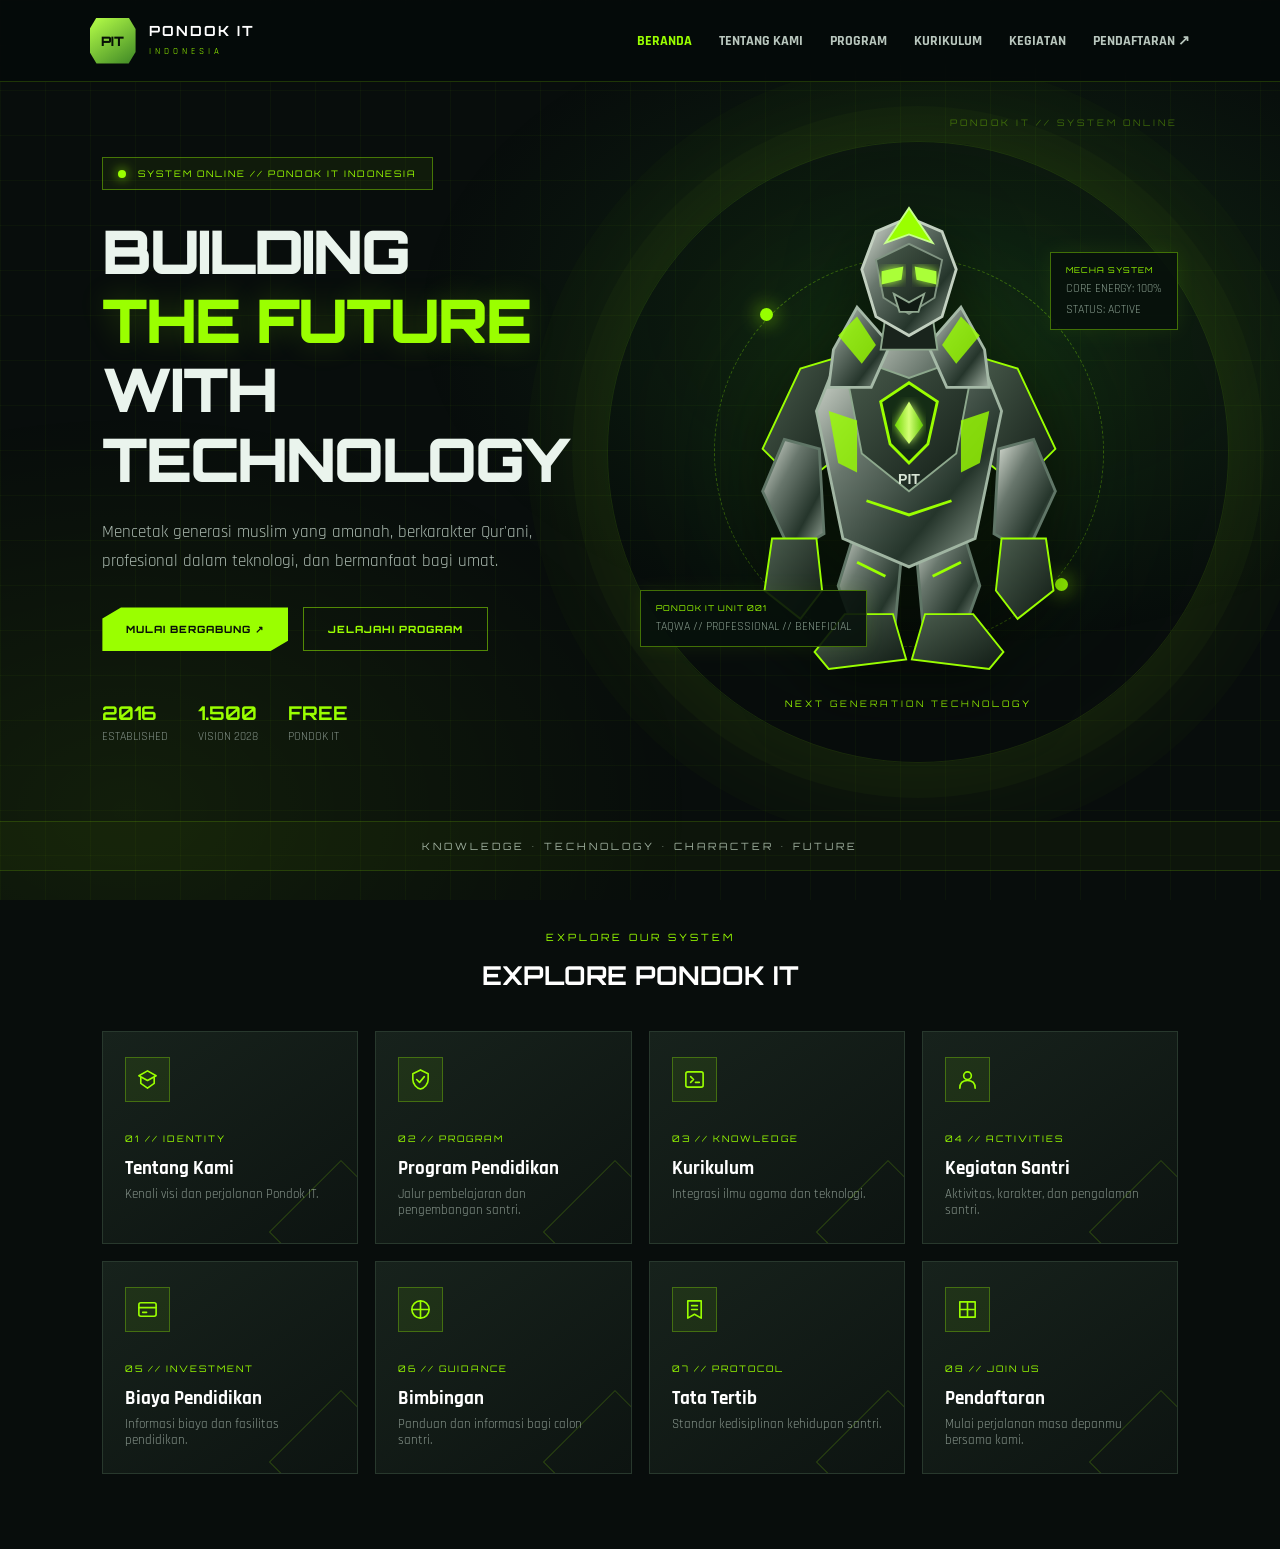
<file: index.html>
<!DOCTYPE html>
<html lang="id">
<head>
<meta charset="UTF-8">
<meta name="viewport" content="width=device-width, initial-scale=1.0">
<title>Pondok IT Indonesia | Next Generation</title>

<style>
@import url('https://fonts.googleapis.com/css2?family=Orbitron:wght@400;500;600;700;800;900&family=Rajdhani:wght@400;500;600;700&display=swap');

:root {
    --green: #9aff00;
    --green-dark: #245d22;
    --gold: #d7ae54;
    --bg: #080d0c;
    --panel: #111a18;
    --text: #eaf4ed;
    --muted: #9baaa1;
}

* {
    margin: 0;
    padding: 0;
    box-sizing: border-box;
}

html { scroll-behavior: smooth; }

body {
    background: var(--bg);
    color: var(--text);
    font-family: 'Rajdhani', sans-serif;
    overflow-x: hidden;
}

/* BACKGROUND TECHNOLOGY */
body::before {
    content: "";
    position: fixed;
    inset: 0;
    z-index: -2;
    pointer-events: none;
    background:
        linear-gradient(rgba(154,255,0,.035) 1px,transparent 1px),
        linear-gradient(90deg,rgba(154,255,0,.035) 1px,transparent 1px);
    background-size: 45px 45px;
}

body::after {
    content: "";
    position: fixed;
    inset: 0;
    z-index: -1;
    pointer-events: none;
    background:
        radial-gradient(ellipse at 75% 35%,rgba(52,143,45,.18),transparent 40%),
        radial-gradient(ellipse at 10% 90%,rgba(154,255,0,.07),transparent 35%);
}

/* NAVBAR */
.navbar {
    height: 82px;
    padding: 0 7%;
    display: flex;
    justify-content: space-between;
    align-items: center;
    position: sticky;
    top: 0;
    z-index: 1000;
    background: rgba(5,11,9,.9);
    backdrop-filter: blur(18px);
    border-bottom: 1px solid rgba(154,255,0,.18);
}

.brand {
    display: flex;
    align-items: center;
    gap: 13px;
    color: white;
    text-decoration: none;
}

.brand-logo {
    width: 46px;
    height: 46px;
    display: grid;
    place-items: center;
    background: linear-gradient(145deg,#b6ff48,#3d8625);
    color: #071006;
    font-family: 'Orbitron',sans-serif;
    font-size: 13px;
    font-weight: 900;
    clip-path: polygon(15% 0,85% 0,100% 25%,100% 75%,85% 100%,15% 100%,0 75%,0 25%);
}

.brand-name strong {
    display: block;
    font-family: 'Orbitron',sans-serif;
    font-size: 14px;
    letter-spacing: 2px;
}

.brand-name small {
    color: var(--green);
    letter-spacing: 4px;
    font-size: 9px;
}

.nav-menu {
    display: flex;
    align-items: center;
    gap: 27px;
}

.nav-menu a {
    color: #b9c7be;
    text-decoration: none;
    font-size: 14px;
    font-weight: 700;
    transition: .3s;
}

.nav-menu a:hover,
.nav-menu a.active {
    color: var(--green);
}

.nav-menu .nav-cta {
    padding: 12px 20px;
    color: #071006;
    background: var(--green);
    font-family: 'Orbitron',sans-serif;
    font-size: 10px;
    font-weight: 800;
    clip-path: polygon(8% 0,100% 0,100% 75%,92% 100%,0 100%,0 25%);
}

.menu-toggle {
    display: none;
    background: none;
    border: none;
    color: var(--green);
    font-size: 27px;
    cursor: pointer;
}

/* HERO */
.hero {
    position: relative;
    min-height: 690px;
    padding: 75px 8%;
    display: grid;
    grid-template-columns: 1fr 1fr;
    align-items: center;
    overflow: hidden;
}

/* TECHNICAL BACKGROUND */
.hero::before {
    content: "PONDOK IT // SYSTEM ONLINE";
    position: absolute;
    top: 35px;
    right: 8%;
    color: rgba(154,255,0,.35);
    font-family: 'Orbitron',sans-serif;
    font-size: 9px;
    letter-spacing: 3px;
}

.hero::after {
    content: "";
    position: absolute;
    width: 620px;
    height: 620px;
    border: 1px solid rgba(154,255,0,.12);
    border-radius: 50%;
    right: 4%;
    top: 50%;
    transform: translateY(-50%);
    box-shadow:
        0 0 0 35px rgba(154,255,0,.025),
        0 0 0 80px rgba(154,255,0,.02),
        0 0 100px rgba(154,255,0,.07);
}

.hero-content {
    position: relative;
    z-index: 4;
    max-width: 590px;
    animation: enter .9s ease both;
}

.system-label {
    display: inline-flex;
    align-items: center;
    gap: 12px;
    padding: 10px 15px;
    border: 1px solid rgba(154,255,0,.4);
    background: rgba(154,255,0,.06);
    color: var(--green);
    font-family: 'Orbitron',sans-serif;
    font-size: 9px;
    letter-spacing: 2px;
}

.system-dot {
    width: 8px;
    height: 8px;
    border-radius: 50%;
    background: var(--green);
    box-shadow: 0 0 12px var(--green);
    animation: blink 1.5s infinite;
}

.hero h1 {
    margin-top: 27px;
    font-family: 'Orbitron',sans-serif;
    font-size: clamp(35px,4.7vw,65px);
    font-weight: 900;
    line-height: 1.15;
    letter-spacing: -2px;
    text-transform: uppercase;
}

.hero h1 span {
    display: block;
    color: var(--green);
    text-shadow: 0 0 30px rgba(154,255,0,.2);
}

.hero-desc {
    max-width: 470px;
    margin-top: 24px;
    color: #aab9af;
    font-size: 17px;
    line-height: 1.7;
}

.hero-buttons {
    display: flex;
    flex-wrap: wrap;
    gap: 15px;
    margin-top: 32px;
}

.btn {
    display: inline-flex;
    align-items: center;
    gap: 15px;
    padding: 15px 24px;
    text-decoration: none;
    font-family: 'Orbitron',sans-serif;
    font-size: 10px;
    font-weight: 800;
    letter-spacing: 1px;
    transition: .3s;
}

.btn-primary {
    background: var(--green);
    color: #091008;
    clip-path: polygon(10% 0,100% 0,100% 75%,90% 100%,0 100%,0 25%);
}

.btn-outline {
    border: 1px solid rgba(154,255,0,.5);
    color: var(--green);
}

.btn:hover {
    transform: translateY(-5px);
    box-shadow: 0 0 25px rgba(154,255,0,.2);
}

.hero-info {
    display: flex;
    gap: 30px;
    margin-top: 50px;
}

.info-item strong {
    display: block;
    color: var(--green);
    font-family: 'Orbitron',sans-serif;
    font-size: 19px;
}

.info-item small {
    color: #829087;
    font-size: 12px;
}

/* MECHA ROBOT */
.robot-area {
    position: relative;
    z-index: 3;
    height: 530px;
    display: flex;
    justify-content: center;
    align-items: center;
}

.robot-halo {
    position: absolute;
    width: 390px;
    height: 390px;
    border-radius: 50%;
    border: 1px dashed rgba(154,255,0,.3);
    animation: spin 35s linear infinite;
}

.robot-halo::before,
.robot-halo::after {
    content: "";
    position: absolute;
    width: 13px;
    height: 13px;
    background: var(--green);
    box-shadow: 0 0 20px var(--green);
    border-radius: 50%;
}

.robot-halo::before { top: 50px; left: 45px; }
.robot-halo::after { bottom: 55px; right: 35px; }

.robot-glow {
    position: absolute;
    width: 300px;
    height: 300px;
    background: rgba(95,255,0,.12);
    filter: blur(85px);
    border-radius: 50%;
}

.robot {
    position: relative;
    width: 340px;
    z-index: 3;
    animation: robotFloat 4s ease-in-out infinite;
    filter: drop-shadow(0 20px 35px rgba(0,0,0,.6));
}

.robot svg {
    width: 100%;
    overflow: visible;
}

.robot-panel {
    position: absolute;
    z-index: 5;
    padding: 12px 15px;
    background: rgba(7,17,12,.9);
    border: 1px solid rgba(154,255,0,.4);
    box-shadow: 0 0 20px rgba(154,255,0,.08);
    font-family: 'Orbitron',sans-serif;
    font-size: 8px;
    letter-spacing: 1px;
    color: var(--green);
}

.robot-panel span {
    display: block;
    color: #879b8d;
    margin-top: 6px;
    font-family: 'Rajdhani',sans-serif;
    font-size: 12px;
    letter-spacing: 0;
}

.panel-top { top: 65px; right: 0; }
.panel-bottom { bottom: 70px; left: 0; }

.robot-caption {
    position: absolute;
    bottom: 8px;
    color: #9aff00;
    font-family: 'Orbitron',sans-serif;
    font-size: 9px;
    letter-spacing: 3px;
}

/* SECTION MENU */
.section-title {
    text-align: center;
    padding: 55px 20px 30px;
}

.section-title small {
    color: var(--green);
    font-family: 'Orbitron',sans-serif;
    font-size: 10px;
    letter-spacing: 3px;
}

.section-title h2 {
    margin-top: 12px;
    font-family: 'Orbitron',sans-serif;
    font-size: 26px;
    color: white;
}

.menu-grid {
    padding: 10px 8% 75px;
    display: grid;
    grid-template-columns: repeat(4,1fr);
    gap: 17px;
}

.menu-card {
    position: relative;
    min-height: 190px;
    padding: 25px 22px;
    overflow: hidden;
    text-decoration: none;
    color: white;
    background: linear-gradient(145deg,#17221c,#0d1411);
    border: 1px solid #28382d;
    transition: .35s;
}

.menu-card::before {
    content: "";
    position: absolute;
    width: 100px;
    height: 100px;
    right: -35px;
    bottom: -40px;
    border: 1px solid rgba(154,255,0,.2);
    transform: rotate(45deg);
    transition: .4s;
}

.menu-card:hover {
    transform: translateY(-8px);
    border-color: var(--green);
    box-shadow: 0 10px 35px rgba(154,255,0,.1);
}

.menu-card:hover::before {
    transform: rotate(90deg) scale(1.6);
}

.card-icon {
    width: 45px;
    height: 45px;
    display: grid;
    place-items: center;
    margin-bottom: 25px;
    color: var(--green);
    background: rgba(154,255,0,.08);
    border: 1px solid rgba(154,255,0,.3);
}

.card-icon svg {
    width: 23px;
    height: 23px;
    fill: none;
    stroke: currentColor;
    stroke-width: 1.7;
    stroke-linecap: round;
    stroke-linejoin: round;
}

.menu-card small {
    color: var(--green);
    font-family: 'Orbitron',sans-serif;
    font-size: 9px;
    letter-spacing: 2px;
}

.menu-card h3 {
    margin-top: 8px;
    font-size: 19px;
}

.menu-card p {
    margin-top: 5px;
    color: #88968d;
    font-size: 13px;
}

/* FOOTER STRIP */
.tech-strip {
    padding: 18px;
    text-align: center;
    color: #a0b19f;
    border-top: 1px solid rgba(154,255,0,.15);
    border-bottom: 1px solid rgba(154,255,0,.15);
    background: rgba(154,255,0,.035);
    font-family: 'Orbitron',sans-serif;
    font-size: 10px;
    letter-spacing: 3px;
}

/* ANIMATIONS */
@keyframes spin {
    to { transform: rotate(360deg); }
}

@keyframes robotFloat {
    0%,100% { transform: translateY(0) rotate(-1deg); }
    50% { transform: translateY(-13px) rotate(1deg); }
}

@keyframes blink {
    50% { opacity: .3; }
}

@keyframes enter {
    from { opacity: 0; transform: translateY(25px); }
    to { opacity: 1; transform: translateY(0); }
}

/* RESPONSIVE */
@media(max-width:1000px) {
    .nav-menu { gap: 14px; }
    .nav-menu a { font-size: 12px; }
    .menu-grid { grid-template-columns: repeat(2,1fr); }
}

@media(max-width:800px) {
    .navbar { padding: 0 5%; }
    .menu-toggle { display: block; }

    .nav-menu {
        display: none;
        position: absolute;
        top: 82px;
        left: 0;
        right: 0;
        padding: 15px 7%;
        background: #0b130e;
        border-bottom: 1px solid rgba(154,255,0,.2);
        flex-direction: column;
        align-items: stretch;
        gap: 0;
    }

    .nav-menu.show { display: flex; }
    .nav-menu a { padding: 13px 0; }
    .nav-menu .nav-cta { text-align: center; }

    .hero {
        grid-template-columns: 1fr;
        padding: 65px 7% 30px;
        text-align: center;
    }

    .hero-content { margin: auto; }
    .hero-desc { margin-left: auto; margin-right: auto; }
    .hero-buttons { justify-content: center; }
    .hero-info { justify-content: center; }

    .robot-area { height: 450px; }
    .hero::after { right: 50%; transform: translate(50%,-50%); }
}

@media(max-width:480px) {
    .hero h1 { font-size: 34px; }
    .hero-desc { font-size: 15px; }
    .hero-info { gap: 15px; }
    .info-item strong { font-size: 15px; }
    .robot { width: 270px; }
    .robot-halo { width: 310px; height: 310px; }
    .robot-area { height: 390px; }
    .robot-panel { font-size: 7px; padding: 9px; }
    .panel-top { right: -5px; }
    .panel-bottom { left: -5px; }
    .menu-grid { grid-template-columns: 1fr 1fr; padding: 10px 5% 50px; gap: 10px; }
    .menu-card { padding: 17px 13px; min-height: 165px; }
    .menu-card h3 { font-size: 15px; }
    .menu-card p { font-size: 11px; }
    .section-title h2 { font-size: 20px; }
}

@media(prefers-reduced-motion: reduce) {
    *, *::before, *::after {
        animation: none !important;
        scroll-behavior: auto !important;
    }
}
</style>
</head>

<body>

<header class="navbar">
    <a href="#beranda" class="brand">
        <div class="brand-logo">PIT</div>
        <div class="brand-name">
            <strong>PONDOK IT</strong>
            <small>INDONESIA</small>
        </div>
    </a>

    <button class="menu-toggle" id="menuToggle" aria-label="Buka menu">☰</button>

    <nav class="nav-menu" id="navMenu">
        <a href="#beranda" class="active">BERANDA</a>
        <a href="tentang-transformers (1).html">TENTANG KAMI</a>
       <a href="Program.html">PROGRAM</a>
        <a href="kurikulum.html">KURIKULUM</a>
        <a href="kegiatan.html">KEGIATAN</a>
        <a href="pendaftaran.html" nav-cta">PENDAFTARAN ↗</a>
    </nav>
</header>

<main>

<section class="hero" id="beranda">

    <div class="hero-content">

        <div class="system-label">
            <span class="system-dot"></span>
            SYSTEM ONLINE // PONDOK IT INDONESIA
        </div>

        <h1>
            BUILDING
            <span>THE FUTURE</span>
            WITH TECHNOLOGY
        </h1>

        <p class="hero-desc">
            Mencetak generasi muslim yang amanah, berkarakter Qur'ani,
            profesional dalam teknologi, dan bermanfaat bagi umat.
        </p>

        <div class="hero-buttons">
            <a href="pendaftaran.html" class="btn btn-primary">
                MULAI BERGABUNG ↗
            </a>
            <a href="Program.html" class="btn btn-outline">
                JELAJAHI PROGRAM
            </a>
        </div>

        <div class="hero-info">
            <div class="info-item">
                <strong>2016</strong>
                <small>ESTABLISHED</small>
            </div>
            <div class="info-item">
                <strong>1.500</strong>
                <small>VISION 2028</small>
            </div>
            <div class="info-item">
                <strong>FREE</strong>
                <small>PONDOK IT</small>
            </div>
        </div>

    </div>

    <!-- ROBOT MECHA ORIGINAL -->
    <div class="robot-area">

        <div class="robot-halo"></div>
        <div class="robot-glow"></div>

        <div class="robot-panel panel-top">
            MECHA SYSTEM
            <span>CORE ENERGY: 100%</span>
            <span>STATUS: ACTIVE</span>
        </div>

        <div class="robot">

            <svg viewBox="0 0 360 510" xmlns="http://www.w3.org/2000/svg">

                <defs>
                    <linearGradient id="metal" x1="0" y1="0" x2="1" y2="1">
                        <stop offset="0" stop-color="#e4e9df"/>
                        <stop offset=".35" stop-color="#68766c"/>
                        <stop offset=".7" stop-color="#25352b"/>
                        <stop offset="1" stop-color="#a7b6a8"/>
                    </linearGradient>

                    <linearGradient id="darkMetal" x1="0" y1="0" x2="1" y2="1">
                        <stop offset="0" stop-color="#4b5d4e"/>
                        <stop offset="1" stop-color="#101b14"/>
                    </linearGradient>

                    <linearGradient id="energy" x1="0" y1="0" x2="1" y2="0">
                        <stop offset="0" stop-color="#70d900"/>
                        <stop offset=".5" stop-color="#d4ff77"/>
                        <stop offset="1" stop-color="#62c900"/>
                    </linearGradient>

                    <filter id="neon">
                        <feGaussianBlur stdDeviation="5" result="blur"/>
                        <feMerge>
                            <feMergeNode in="blur"/>
                            <feMergeNode in="SourceGraphic"/>
                        </feMerge>
                    </filter>
                </defs>

                <!-- BACK ARMOR -->
                <path d="M115 155 L65 170 L25 255 L65 295 L115 255 Z"
                      fill="url(#darkMetal)" stroke="#9aff00" stroke-width="2"/>

                <path d="M245 155 L295 170 L335 255 L295 295 L245 255 Z"
                      fill="url(#darkMetal)" stroke="#9aff00" stroke-width="2"/>

                <!-- ARMS -->
                <path d="M48 245 L85 255 L90 345 L55 365 L25 300 Z"
                      fill="url(#metal)" stroke="#607667" stroke-width="3"/>

                <path d="M312 245 L275 255 L270 345 L305 365 L335 300 Z"
                      fill="url(#metal)" stroke="#607667" stroke-width="3"/>

                <!-- HANDS -->
                <path d="M35 350 L82 350 L88 405 L65 435 L27 405 Z"
                      fill="url(#darkMetal)" stroke="#9aff00" stroke-width="2"/>

                <path d="M325 350 L278 350 L272 405 L295 435 L333 405 Z"
                      fill="url(#darkMetal)" stroke="#9aff00" stroke-width="2"/>

                <!-- LEGS -->
                <path d="M125 335 L175 335 L165 445 L125 455 L105 400 Z"
                      fill="url(#metal)" stroke="#607667" stroke-width="3"/>

                <path d="M185 335 L235 335 L255 400 L235 455 L195 445 Z"
                      fill="url(#metal)" stroke="#607667" stroke-width="3"/>

                <!-- FEET -->
                <path d="M112 430 L163 430 L177 478 L95 488 L80 470 Z"
                      fill="url(#darkMetal)" stroke="#9aff00" stroke-width="2"/>

                <path d="M197 430 L248 430 L280 470 L265 488 L183 478 Z"
                      fill="url(#darkMetal)" stroke="#9aff00" stroke-width="2"/>

                <!-- BODY ARMOR -->
                <path d="M110 145 L250 145 L278 215 L250 350 L180 380 L110 350 L82 215 Z"
                      fill="url(#metal)" stroke="#a0b5a2" stroke-width="3"/>

                <path d="M110 155 L180 180 L250 155 L230 260 L180 300 L130 260 Z"
                      fill="url(#darkMetal)" stroke="#8da88d" stroke-width="2"/>

                <!-- CHEST ENERGY -->
                <path d="M150 205 L180 185 L210 205 L200 250 L180 270 L160 250 Z"
                      fill="#142c15" stroke="#9aff00" stroke-width="3"/>

                <path d="M180 205 L195 230 L180 250 L165 230 Z"
                      fill="url(#energy)" filter="url(#neon)"/>

                <!-- SHOULDERS -->
                <path d="M100 150 L125 105 L160 145 L140 190 L95 190 Z"
                      fill="url(#metal)" stroke="#a5b9a7" stroke-width="3"/>

                <path d="M260 150 L235 105 L200 145 L220 190 L265 190 Z"
                      fill="url(#metal)" stroke="#a5b9a7" stroke-width="3"/>

                <path d="M105 135 L125 115 L145 145 L130 165 Z"
                      fill="#9aff00" opacity=".8"/>

                <path d="M255 135 L235 115 L215 145 L230 165 Z"
                      fill="#9aff00" opacity=".8"/>

                <!-- NECK -->
                <path d="M155 115 L205 115 L210 150 L150 150 Z"
                      fill="#19241c" stroke="#8da88d" stroke-width="2"/>

                <!-- HEAD -->
                <path d="M130 65 L145 25 L180 10 L215 25 L230 65
                         L215 115 L180 135 L145 115 Z"
                      fill="url(#metal)" stroke="#c2d0c0" stroke-width="3"/>

                <path d="M145 55 L180 38 L215 55 L207 95 L180 112 L153 95 Z"
                      fill="url(#darkMetal)" stroke="#809482" stroke-width="2"/>

                <!-- HEAD CREST -->
                <path d="M155 37 L180 0 L205 37 L180 28 Z"
                      fill="#9aff00" stroke="#c7ff8d" stroke-width="2"/>

                <!-- EYES -->
                <path d="M151 67 L174 62 L172 76 L151 81 Z"
                      fill="#aaff38" filter="url(#neon)"/>

                <path d="M209 67 L186 62 L188 76 L209 81 Z"
                      fill="#aaff38" filter="url(#neon)"/>

                <!-- FACE -->
                <path d="M164 91 L180 100 L196 91 L190 110 L170 110 Z"
                      fill="#111a14" stroke="#91a991" stroke-width="2"/>

                <!-- DETAILS -->
                <path d="M95 215 L125 225 L125 280 L105 270 Z"
                      fill="#9aff00" opacity=".8"/>

                <path d="M265 215 L235 225 L235 280 L255 270 Z"
                      fill="#9aff00" opacity=".8"/>

                <path d="M135 310 L180 325 L225 310"
                      fill="none" stroke="#9aff00" stroke-width="3"/>

                <path d="M125 375 L155 390 M235 375 L205 390"
                      stroke="#9aff00" stroke-width="3"/>

                <!-- BRAND CHEST -->
                <text x="180" y="292" fill="#d8e5d5"
                      font-size="15" text-anchor="middle"
                      font-family="Arial" font-weight="bold">PIT</text>

            </svg>
        </div>

        <div class="robot-panel panel-bottom">
            PONDOK IT UNIT 001
            <span>TAQWA // PROFESSIONAL // BENEFICIAL</span>
        </div>

        <div class="robot-caption">NEXT GENERATION TECHNOLOGY</div>

    </div>
</section>

<div class="tech-strip">
    KNOWLEDGE • TECHNOLOGY • CHARACTER • FUTURE
</div>

<section id="program">

    <div class="section-title">
        <small>EXPLORE OUR SYSTEM</small>
        <h2>EXPLORE PONDOK IT</h2>
    </div>

    <div class="menu-grid">

        <a href="tentang-transformers (1).html" class="menu-card">
            <div class="card-icon">
                <svg viewBox="0 0 24 24">
                    <path d="M12 3L3 8L12 13L21 8L12 3Z"/>
                    <path d="M5 10V16L12 21L19 16V10"/>
                </svg>
            </div>
            <small>01 // IDENTITY</small>
            <h3>Tentang Kami</h3>
            <p>Kenali visi dan perjalanan Pondok IT.</p>
        </a>

        <a href="Program.html" class="menu-card">
            <div class="card-icon">
                <svg viewBox="0 0 24 24">
                    <path d="M12 2L20 6V12C20 17 16 21 12 22C8 21 4 17 4 12V6L12 2Z"/>
                    <path d="M8 12L11 15L16 9"/>
                </svg>
            </div>
            <small>02 // PROGRAM</small>
            <h3>Program Pendidikan</h3>
            <p>Jalur pembelajaran dan pengembangan santri.</p>
        </a>

        <a href="detailkurikulum.html" class="menu-card">
            <div class="card-icon">
                <svg viewBox="0 0 24 24">
                    <rect x="3" y="4" width="18" height="16" rx="2"/>
                    <path d="M8 9L11 12L8 15M13 15H17"/>
                </svg>
            </div>
            <small>03 // KNOWLEDGE</small>
            <h3>Kurikulum</h3>
            <p>Integrasi ilmu agama dan teknologi.</p>
        </a>

        <a href="kegiatan.html" class="menu-card">
            <div class="card-icon">
                <svg viewBox="0 0 24 24">
                    <circle cx="12" cy="8" r="4"/>
                    <path d="M4 21C4 16 7 13 12 13C17 13 20 16 20 21"/>
                </svg>
            </div>
            <small>04 // ACTIVITIES</small>
            <h3>Kegiatan Santri</h3>
            <p>Aktivitas, karakter, dan pengalaman santri.</p>
        </a>

        <a href="Biaya.html" class="menu-card">
            <div class="card-icon">
                <svg viewBox="0 0 24 24">
                    <rect x="3" y="5" width="18" height="14" rx="2"/>
                    <path d="M3 10H21M7 15H11"/>
                </svg>
            </div>
            <small>05 // INVESTMENT</small>
            <h3>Biaya Pendidikan</h3>
            <p>Informasi biaya dan fasilitas pendidikan.</p>
        </a>

        <a href="Bimbingan.html" class="menu-card">
            <div class="card-icon">
                <svg viewBox="0 0 24 24">
                    <path d="M12 3V21M3 12H21"/>
                    <circle cx="12" cy="12" r="9"/>
                </svg>
            </div>
            <small>06 // GUIDANCE</small>
            <h3>Bimbingan</h3>
            <p>Panduan dan informasi bagi calon santri.</p>
        </a>

        <a href="Tatatertib.html" class="menu-card">
            <div class="card-icon">
                <svg viewBox="0 0 24 24">
                    <path d="M5 3H19V21L12 17L5 21Z"/>
                    <path d="M9 8H15M9 12H15"/>
                </svg>
            </div>
            <small>07 // PROTOCOL</small>
            <h3>Tata Tertib</h3>
            <p>Standar kedisiplinan kehidupan santri.</p>
        </a>

        <a href="pendaftaran.html" class="menu-card">
            <div class="card-icon">
                <svg viewBox="0 0 24 24">
                    <path d="M12 5V19M5 12H19"/>
                    <path d="M4 4H20V20H4Z"/>
                </svg>
            </div>
            <small>08 // JOIN US</small>
            <h3>Pendaftaran</h3>
            <p>Mulai perjalanan masa depanmu bersama kami.</p>
        </a>

    </div>
</section>

</main>

<script>
const menuToggle = document.getElementById("menuToggle");
const navMenu = document.getElementById("navMenu");

menuToggle.addEventListener("click", () => {
    navMenu.classList.toggle("show");
});

navMenu.querySelectorAll("a").forEach(link => {
    link.addEventListener("click", () => {
        navMenu.classList.remove("show");
    });
});
</script>

</body>
</html>
</file>
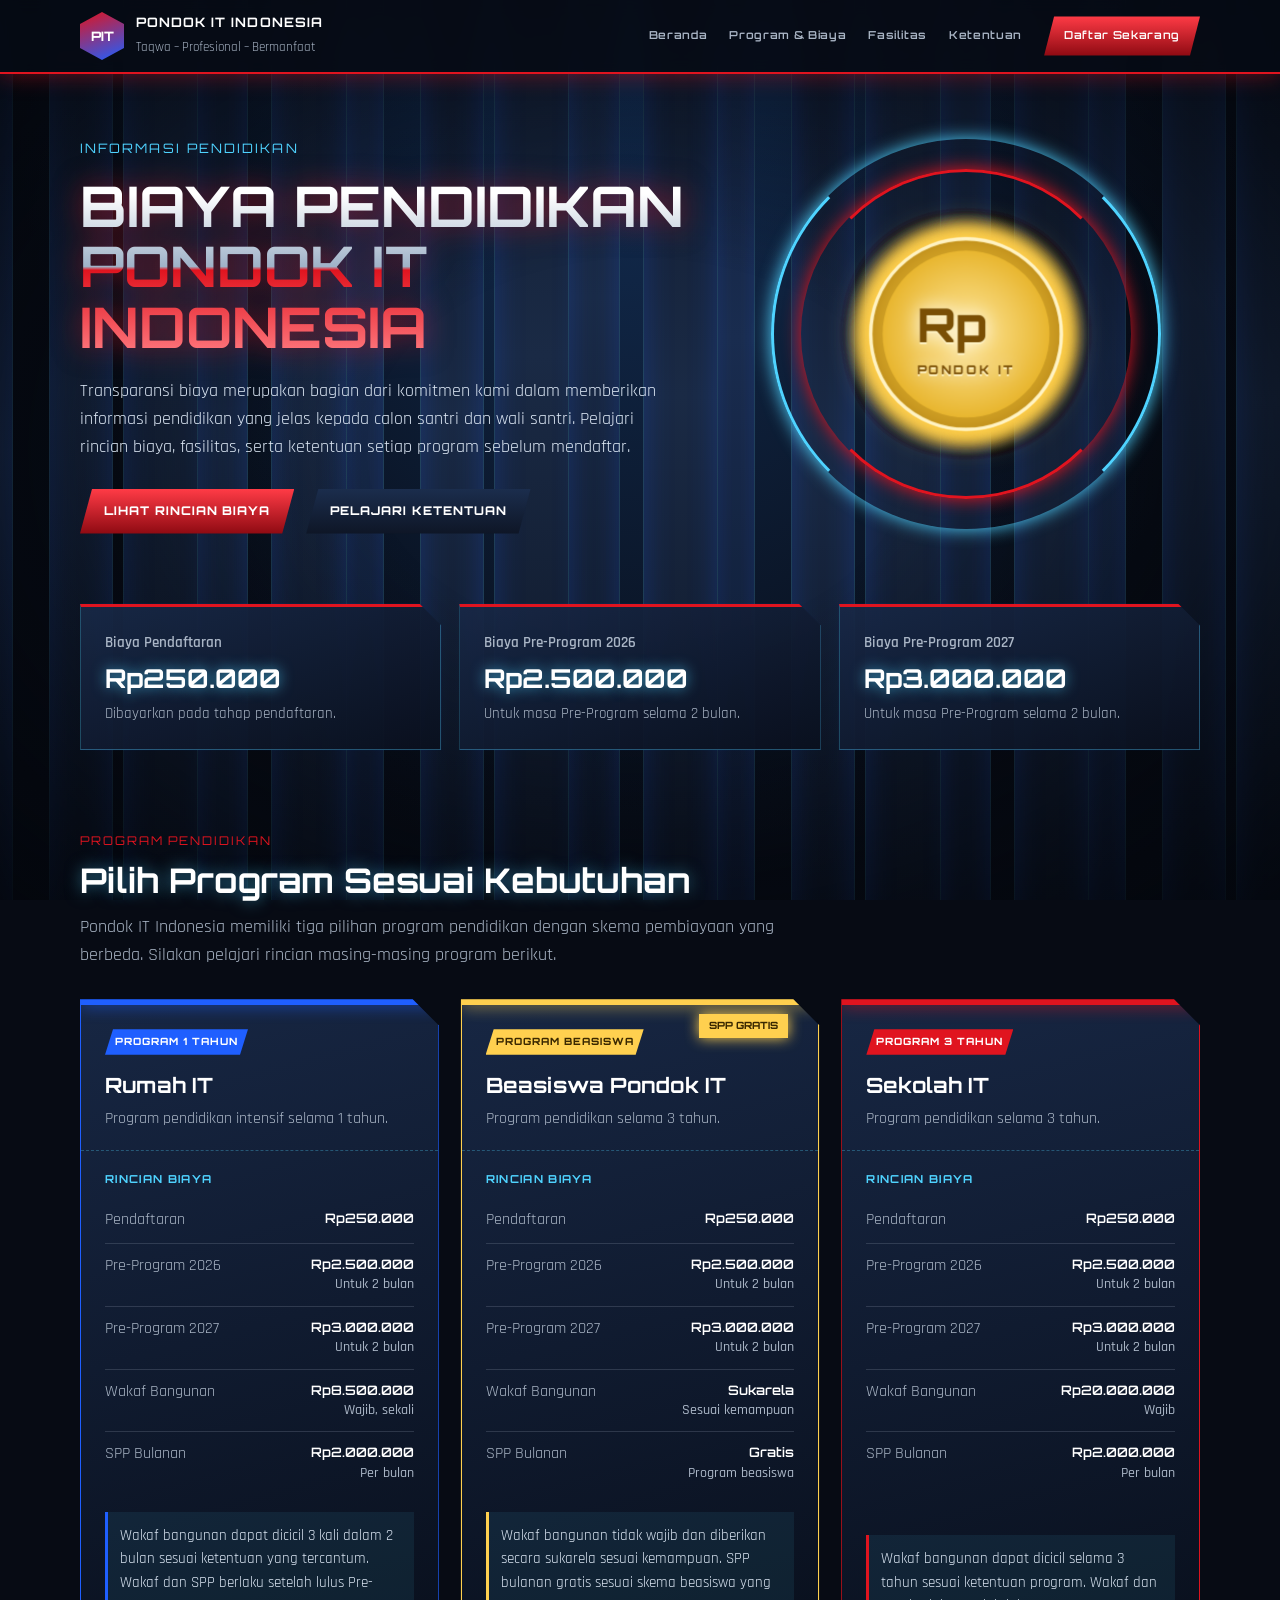
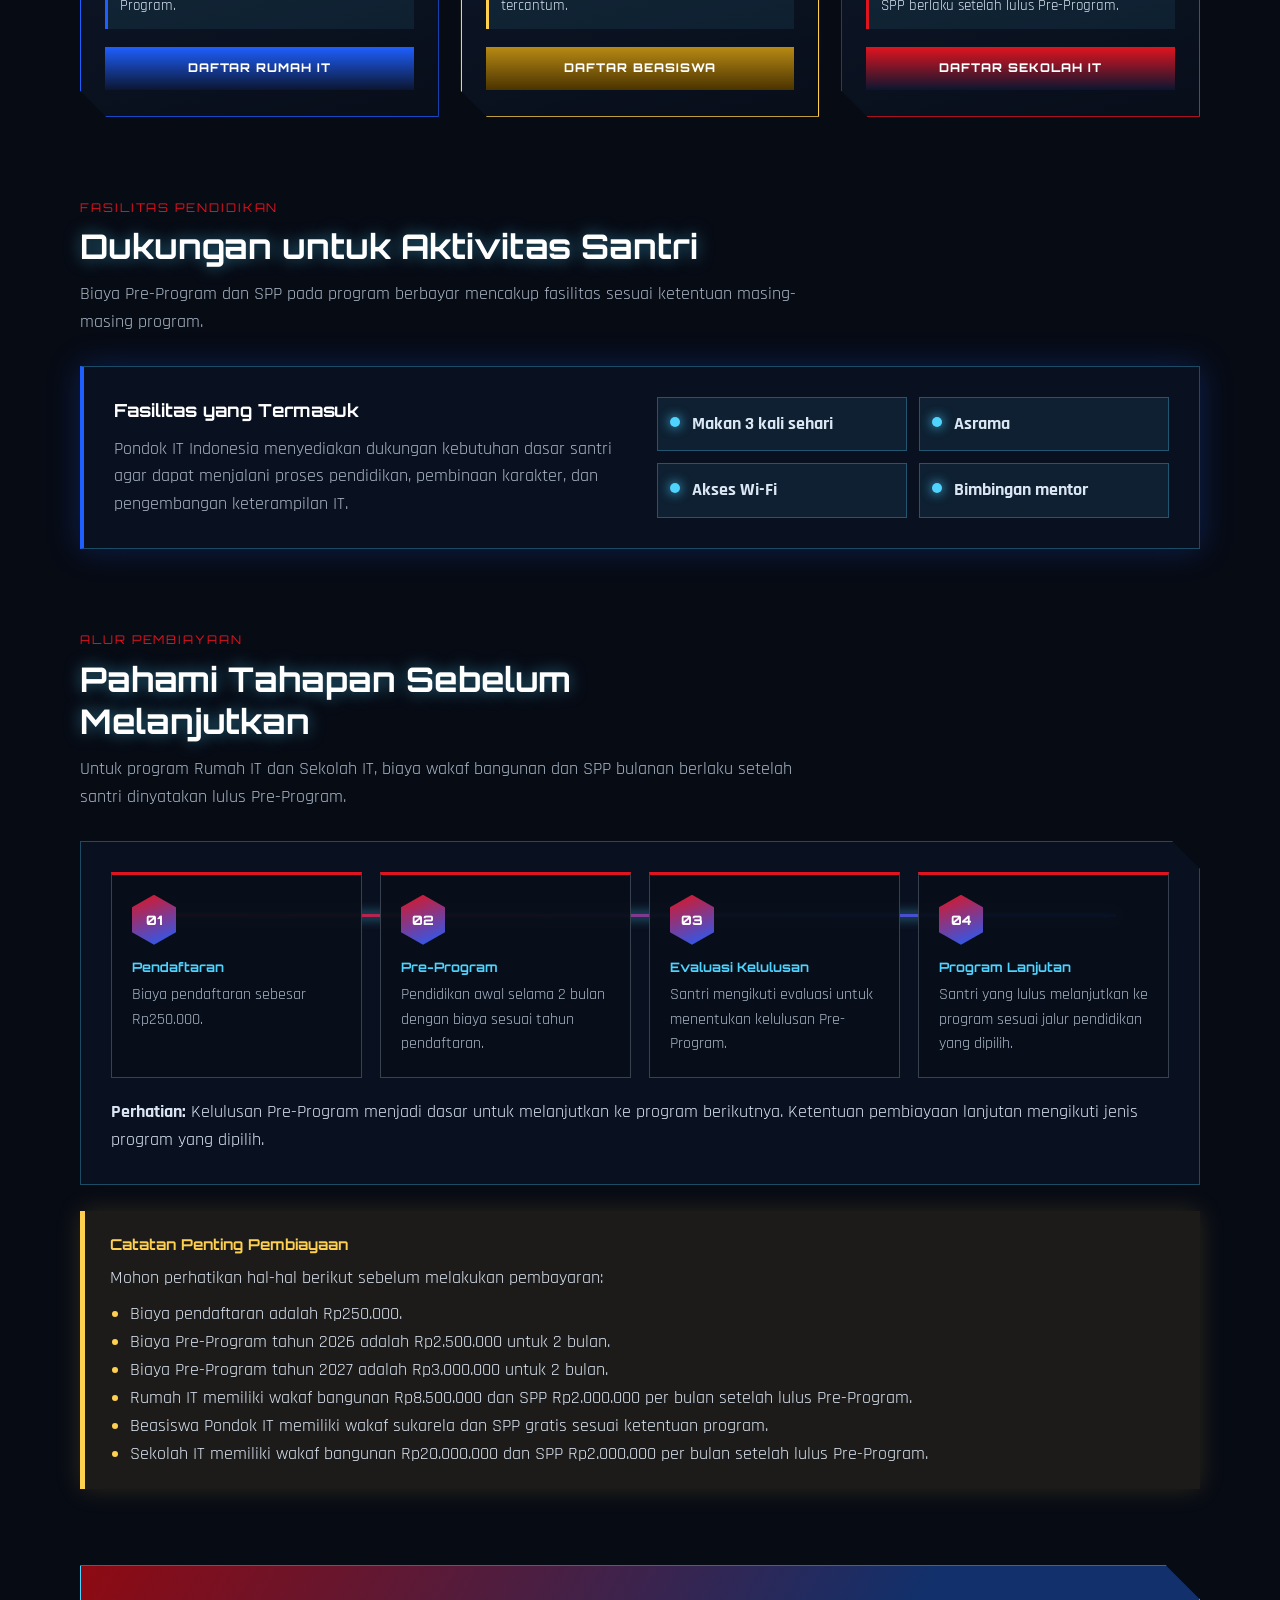
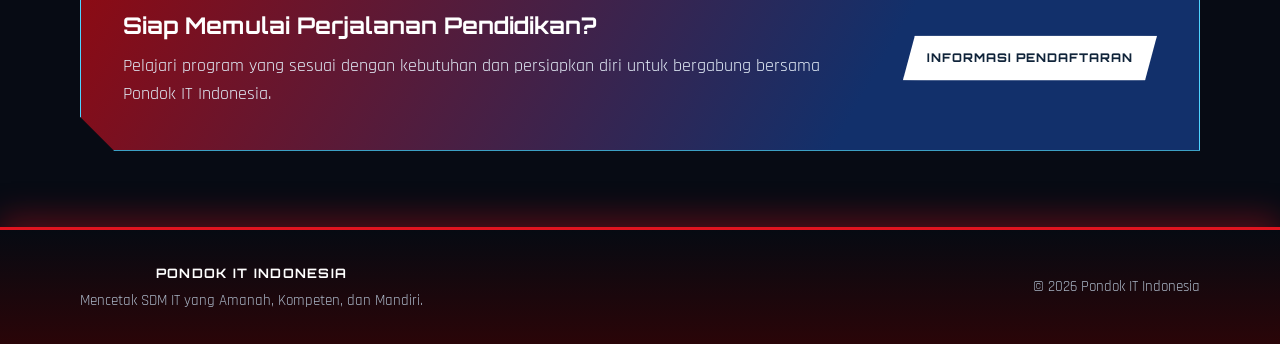
<file: Biaya.html>
<!DOCTYPE html>
<html lang="id">
<head>
<meta charset="UTF-8">
<meta name="viewport" content="width=device-width, initial-scale=1.0">
<meta name="description" content="Informasi biaya pendidikan, fasilitas, dan ketentuan program Pondok IT Indonesia.">
<title>Biaya Pendidikan | Pondok IT Indonesia</title>
<link rel="preconnect" href="https://fonts.googleapis.com">
<link href="https://fonts.googleapis.com/css2?family=Orbitron:wght@600;800&family=Rajdhani:wght@500;600;700&display=swap" rel="stylesheet">
<style>
:root{--red:#e0141f;--red2:#8e0a12;--blue:#1f5fff;--cyan:#4fd3ff;--gold:#ffd04f;--steel:#aab6c6;--dark:#070b14;--text:#dbe6f3;--line:rgba(79,211,255,.3);--head:'Orbitron','Arial Black',sans-serif;--body:'Rajdhani',Arial,sans-serif}
*{margin:0;padding:0;box-sizing:border-box}
html{scroll-behavior:smooth;scroll-padding-top:90px}
body{font-family:var(--body);font-size:18px;background:var(--dark);color:var(--text);line-height:1.55;overflow-x:hidden}
a{text-decoration:none;color:inherit}:focus-visible{outline:3px solid var(--cyan);outline-offset:3px}
.container{width:min(1120px,92%);margin:auto}

/* latar kota */
.city{position:fixed;inset:0;z-index:-2;overflow:hidden;perspective:900px;background:radial-gradient(ellipse at 50% 0%,#14315a,#070b14 70%)}
.city i{position:absolute;top:-10%;bottom:-10%;background:linear-gradient(180deg,#0c1424,#1a2a45 50%,#0a101c);border:1px solid rgba(79,211,255,.15);box-shadow:0 0 30px rgba(31,95,255,.25) inset;animation:sway 16s ease-in-out infinite alternate}
.city i:nth-child(even){animation-direction:alternate-reverse;animation-duration:20s}
@keyframes sway{from{transform:translateZ(-60px) rotateY(-6deg)}to{transform:translateZ(60px) rotateY(6deg)}}
.city::after{content:"";position:absolute;inset:-50%;background:conic-gradient(from 0deg at 50% 0%,transparent 0 20deg,rgba(255,255,255,.08) 28deg,transparent 40deg 100deg,rgba(79,211,255,.1) 110deg,transparent 125deg);animation:rays 26s linear infinite;mix-blend-mode:screen}
@keyframes rays{to{transform:rotate(360deg)}}
.vig{position:fixed;inset:0;z-index:-1;background:radial-gradient(ellipse at center,transparent 30%,rgba(3,6,12,.85));pointer-events:none}

/* navbar */
.navbar{position:sticky;top:0;z-index:100;background:rgba(7,11,20,.85);backdrop-filter:blur(8px);border-bottom:2px solid var(--red);box-shadow:0 0 22px rgba(224,20,31,.45)}
.nav-inner{width:min(1120px,92%);margin:auto;min-height:72px;display:flex;align-items:center;justify-content:space-between;gap:24px}
.brand{display:flex;align-items:center;gap:12px}
.brand-mark{width:44px;height:48px;display:grid;place-items:center;font-family:var(--head);font-size:13px;font-weight:800;color:#fff;background:linear-gradient(160deg,var(--red),var(--blue));clip-path:polygon(50% 0,100% 25%,100% 75%,50% 100%,0 75%,0 25%)}
.brand-text strong{display:block;font-family:var(--head);font-size:13px;letter-spacing:.08em;color:#fff}.brand-text span{color:var(--steel);font-size:13px}
.nav-links{display:flex;align-items:center;gap:22px}
.nav-links a{font-family:var(--head);font-size:11px;font-weight:600;letter-spacing:.06em;color:var(--steel);transition:.2s}.nav-links a:hover{color:var(--cyan);text-shadow:0 0 10px var(--cyan)}
.nav-cta{color:#fff!important;padding:11px 20px;background:linear-gradient(180deg,#ff3b46,var(--red2));clip-path:polygon(10px 0,100% 0,calc(100% - 10px) 100%,0 100%);box-shadow:0 0 18px rgba(224,20,31,.8)}
.menu-toggle{display:none;border:1px solid var(--cyan);background:rgba(31,95,255,.25);color:#fff;padding:6px 12px;font-size:20px;cursor:pointer}

/* hero */
.hero{padding:60px 0 70px}
.hero-grid{display:grid;grid-template-columns:1.15fr .85fr;gap:20px;align-items:center}
.eyebrow{font-family:var(--head);font-size:13px;letter-spacing:.16em;color:var(--cyan)}
.hero h1{font-family:var(--head);font-size:clamp(32px,5vw,56px);line-height:1.08;margin:14px 0 20px;text-transform:uppercase;background:linear-gradient(180deg,#fff 10%,#9fb2c8 50%,#e0141f 52%,#ff7a80);-webkit-background-clip:text;background-clip:text;color:transparent;filter:drop-shadow(0 0 14px rgba(224,20,31,.55))}
.hero p{max-width:600px}
.hero-actions{display:flex;flex-wrap:wrap;gap:12px;margin-top:28px}
.btn{display:inline-flex;align-items:center;justify-content:center;padding:13px 24px;font-family:var(--head);font-size:12px;font-weight:800;letter-spacing:.08em;color:#fff;text-transform:uppercase;background:linear-gradient(180deg,#ff3b46,var(--red2));clip-path:polygon(12px 0,100% 0,calc(100% - 12px) 100%,0 100%);box-shadow:0 0 18px rgba(224,20,31,.8);transition:.2s;border:0;cursor:pointer}
.btn:hover{transform:translateY(-3px) scale(1.04);filter:brightness(1.25)}
.btn-outline{background:linear-gradient(180deg,#1b2d4d,#0e1626);box-shadow:0 0 14px rgba(31,95,255,.7)}
.stage{height:360px;perspective:900px;display:grid;place-items:center;position:relative}
.scene{position:relative;width:0;height:0;transform-style:preserve-3d}
.coin{position:absolute;left:0;top:0;width:0;height:0;transform-style:preserve-3d;animation:flipcoin 7s linear infinite}
.stage:hover .coin{animation-duration:2.5s}
@keyframes flipcoin{from{transform:rotateX(-12deg) rotateY(0)}to{transform:rotateX(-12deg) rotateY(360deg)}}
.cl{position:absolute;left:-95px;top:-95px;width:190px;height:190px;border-radius:50%;background:radial-gradient(circle,#ffe9a0,#d9a21b 70%,#8a5d08);border:3px solid #fff3c4;box-shadow:0 0 26px rgba(255,208,79,.55)}
.cf{display:grid;place-items:center;font-family:var(--head);font-weight:800;font-size:46px;color:#7a4f05;text-shadow:0 2px 0 #fff3c4,0 0 18px #fff;backface-visibility:hidden;background:radial-gradient(circle,#ffe9a0,#e8b52c 65%,#a8730c);box-shadow:inset 0 0 0 10px rgba(122,79,5,.25),0 0 40px rgba(255,208,79,.8)}
.cf small{display:block;font-size:12px;letter-spacing:.2em}
.ring{position:absolute;left:0;top:0;border-radius:50%;border:3px solid;transform-style:preserve-3d}
.r1{width:330px;height:330px;margin:-165px;border-color:var(--red) transparent var(--red) transparent;box-shadow:0 0 18px var(--red);animation:ring1 7s linear infinite}
.r2{width:390px;height:390px;margin:-195px;border-color:transparent var(--cyan) transparent var(--cyan);box-shadow:0 0 18px var(--cyan);animation:ring2 9s linear infinite}
@keyframes ring1{from{transform:rotateX(72deg) rotateZ(0)}to{transform:rotateX(72deg) rotateZ(360deg)}}
@keyframes ring2{from{transform:rotateY(72deg) rotateZ(360deg)}to{transform:rotateY(72deg) rotateZ(0)}}

/* kartu ringkasan */
.quick-info{display:grid;grid-template-columns:repeat(3,1fr);gap:18px;position:relative;z-index:2}
.info-card{padding:24px;background:linear-gradient(160deg,rgba(24,40,70,.95),rgba(10,16,30,.95));border:1px solid var(--line);border-top:3px solid var(--red);clip-path:polygon(0 0,calc(100% - 22px) 0,100% 22px,100% 100%,0 100%);box-shadow:0 0 30px rgba(31,95,255,.25)}
.info-card small{display:block;color:var(--steel);font-weight:600}
.info-card strong{display:block;font-family:var(--head);font-size:26px;color:#fff;text-shadow:0 0 14px rgba(79,211,255,.7);margin:4px 0}
.info-card p{font-size:15px;color:var(--steel)}

/* section */
.section{padding-top:76px}
.section-heading{max-width:720px;margin-bottom:30px}
.section-label{display:inline-block;font-family:var(--head);font-size:12px;letter-spacing:.16em;color:var(--red);margin-bottom:8px}
.section-heading h2{font-family:var(--head);font-size:clamp(24px,3vw,34px);line-height:1.25;color:#fff;margin-bottom:12px;text-shadow:0 0 16px rgba(79,211,255,.5)}
.section-heading p{color:var(--steel)}

/* program */
.program-grid{display:grid;grid-template-columns:repeat(3,1fr);gap:22px;align-items:stretch;perspective:1200px}
.program-card{--c:var(--blue);position:relative;display:flex;flex-direction:column;background:linear-gradient(165deg,rgba(24,40,70,.96),rgba(8,14,26,.97));border:1px solid var(--c);box-shadow:0 0 28px color-mix(in srgb,var(--c) 45%,transparent);clip-path:polygon(0 0,calc(100% - 26px) 0,100% 26px,100% 100%,26px 100%,0 calc(100% - 26px));transform-style:preserve-3d;transition:transform .15s ease-out}
.program-card.gold{--c:var(--gold)}.program-card.red{--c:var(--red)}
.program-card::before{content:"";position:absolute;left:0;top:0;right:0;height:5px;background:var(--c);box-shadow:0 0 16px var(--c)}
.program-top{padding:26px 24px 18px;border-bottom:1px dashed var(--line)}
.program-type{display:inline-block;font-family:var(--head);font-size:10px;font-weight:800;letter-spacing:.1em;color:#fff;background:var(--c);padding:5px 10px;margin-bottom:14px;clip-path:polygon(8px 0,100% 0,calc(100% - 8px) 100%,0 100%)}
.program-card.gold .program-type{color:#3a2800}
.program-top h3{font-family:var(--head);font-size:21px;color:#fff;margin-bottom:6px}.program-top p{color:var(--steel);font-size:16px}
.program-body{padding:20px 24px 26px;display:flex;flex-direction:column;flex:1}
.program-body h4{font-family:var(--head);font-size:11px;color:var(--cyan);letter-spacing:.12em;margin-bottom:10px}
.cost-list{list-style:none;margin-bottom:18px}
.cost-list li{display:flex;justify-content:space-between;align-items:flex-start;gap:12px;padding:10px 0;border-bottom:1px solid rgba(170,182,198,.2);font-size:16px}
.cost-list li:last-child{border-bottom:none}
.cost-name{color:var(--steel);max-width:52%}
.cost-value{font-family:var(--head);font-weight:600;font-size:13px;color:#fff;text-align:right}
.cost-value small{display:block;font-family:var(--body);color:var(--steel);font-size:14px;font-weight:500}
.program-note{background:rgba(79,211,255,.08);border-left:3px solid var(--c);padding:12px;font-size:15px;margin-top:auto}
.program-button{display:block;margin-top:18px;text-align:center;padding:12px;font-family:var(--head);font-size:12px;font-weight:800;letter-spacing:.08em;color:#fff;text-transform:uppercase;background:linear-gradient(180deg,var(--c),#0b1630);transition:.2s}
.program-card.gold .program-button{color:#fff;background:linear-gradient(180deg,#b88a14,#4a3300)}
.program-button:hover{filter:brightness(1.35);box-shadow:0 0 22px var(--c)}
.ribbon{position:absolute;right:30px;top:14px;font-family:var(--head);font-size:10px;font-weight:800;color:#3a2800;background:var(--gold);padding:4px 10px;box-shadow:0 0 14px var(--gold);animation:pulse 1.6s ease-in-out infinite alternate}
@keyframes pulse{to{box-shadow:0 0 26px var(--gold);transform:scale(1.06)}}

/* fasilitas */
.facility-box{display:grid;grid-template-columns:1fr 1fr;gap:30px;padding:30px;background:rgba(10,18,34,.92);border:1px solid var(--line);border-left:4px solid var(--blue);box-shadow:0 0 30px rgba(31,95,255,.25)}
.facility-box h3{font-family:var(--head);font-size:18px;color:#fff;margin-bottom:10px}.facility-box p{color:var(--steel)}
.facility-list{list-style:none;display:grid;grid-template-columns:1fr 1fr;gap:12px}
.facility-list li{padding:12px 12px 12px 34px;position:relative;font-weight:700;background:rgba(79,211,255,.08);border:1px solid var(--line)}
.facility-list li::before{content:"";position:absolute;left:12px;top:19px;width:10px;height:10px;border-radius:50%;background:var(--cyan);box-shadow:0 0 12px var(--cyan)}

/* alur */
.payment-flow{padding:30px;background:rgba(10,18,34,.92);border:1px solid var(--line);clip-path:polygon(0 0,calc(100% - 28px) 0,100% 28px,100% 100%,0 100%)}
.flow-grid{position:relative;display:grid;grid-template-columns:repeat(4,1fr);gap:18px}
.flow-grid::before{content:"";position:absolute;left:5%;right:5%;top:42px;height:3px;background:linear-gradient(90deg,var(--red),var(--blue),var(--cyan));background-size:200% 100%;animation:flow 3s linear infinite;box-shadow:0 0 12px var(--cyan)}
@keyframes flow{to{background-position:200% 0}}
.flow-step{position:relative;padding:20px;background:rgba(8,14,26,.95);border:1px solid rgba(170,182,198,.3);border-top:3px solid var(--red);transition:transform .15s ease-out}
.flow-number{display:grid;place-items:center;width:44px;height:50px;margin-bottom:12px;font-family:var(--head);font-size:13px;font-weight:800;color:#fff;background:linear-gradient(160deg,var(--red),var(--blue));clip-path:polygon(50% 0,100% 25%,100% 75%,50% 100%,0 75%,0 25%)}
.flow-step h4{font-family:var(--head);font-size:13px;color:var(--cyan);margin-bottom:6px}.flow-step p{font-size:16px;color:var(--steel)}
.payment-flow>p{margin-top:20px}
.note-box{margin-top:26px;padding:22px 25px;background:rgba(214,173,87,.1);border-left:5px solid var(--gold);box-shadow:0 0 24px rgba(255,208,79,.15)}
.note-box h3{font-family:var(--head);font-size:15px;color:var(--gold);margin-bottom:8px}
.note-box ul{padding-left:20px;margin-top:8px}.note-box li::marker{color:var(--gold)}

/* CTA + footer */
.cta{position:relative;overflow:hidden;margin-top:76px;padding:42px;display:flex;justify-content:space-between;align-items:center;gap:25px;background:linear-gradient(120deg,var(--red2),#12306b 70%);border:1px solid var(--cyan);box-shadow:0 0 40px rgba(31,95,255,.5);clip-path:polygon(0 0,calc(100% - 34px) 0,100% 34px,100% 100%,34px 100%,0 calc(100% - 34px))}
.cta::after{content:"";position:absolute;top:0;bottom:0;width:80px;left:-120px;background:linear-gradient(90deg,transparent,rgba(255,255,255,.3),transparent);transform:skewX(-20deg);animation:sheen 4s ease-in-out infinite}
@keyframes sheen{to{left:120%}}
.cta h2{font-family:var(--head);font-size:23px;color:#fff;margin-bottom:8px;position:relative}.cta p{position:relative;color:#e2ecf7}
.cta .btn{flex-shrink:0;position:relative;background:#fff;color:#10243a;box-shadow:0 0 24px #fff}
footer{margin-top:76px;padding:32px 0;text-align:center;background:linear-gradient(180deg,#060a12,#2a0508);border-top:3px solid var(--red);box-shadow:0 -10px 30px rgba(224,20,31,.35)}
.footer-inner{width:min(1120px,92%);margin:auto;display:flex;justify-content:space-between;align-items:center;gap:20px;color:var(--steel);font-size:15px}
.footer-inner strong{font-family:var(--head);color:#fff;letter-spacing:.1em;font-size:13px}.footer-inner p{margin-top:4px}

@media(max-width:900px){.hero-grid{grid-template-columns:1fr}.stage{height:330px}.program-grid{grid-template-columns:1fr 1fr}.program-card:last-child{grid-column:1/-1}.flow-grid{grid-template-columns:1fr 1fr}.flow-grid::before{display:none}.nav-links{gap:14px}}
@media(max-width:650px){.nav-inner{flex-wrap:wrap;padding:10px 0}.menu-toggle{display:block}.nav-links{display:none;width:100%;flex-direction:column;align-items:stretch;gap:0;padding:5px 0 10px}.nav-links.open{display:flex}.nav-links a{padding:12px 5px;border-bottom:1px solid var(--line)}.nav-cta{text-align:center;margin-top:10px}.quick-info,.program-grid,.flow-grid,.facility-box,.facility-list{grid-template-columns:1fr}.program-card:last-child{grid-column:auto}.facility-box,.payment-flow{padding:20px}.cta{flex-direction:column;align-items:flex-start;padding:28px 22px}.footer-inner{flex-direction:column;align-items:flex-start}.scene{transform:scale(.75)}.hero{padding-top:36px}}
@media(prefers-reduced-motion:reduce){*,*::before,*::after{animation:none!important;transition:none!important}}
@media print{.city,.vig,.navbar,.stage,.hero-actions,.cta{display:none!important}body{background:#fff;color:#000}.hero h1{-webkit-text-fill-color:#000;filter:none}.info-card,.program-card,.facility-box,.payment-flow,.flow-step{background:#fff;clip-path:none;box-shadow:none;break-inside:avoid}h2,h3,h4,.cost-value,.info-card strong{color:#000;text-shadow:none}.program-top p,.cost-name,.info-card p,.flow-step p{color:#333}}
</style>
</head>
<body>
<div class="city" id="city" aria-hidden="true"></div><div class="vig" aria-hidden="true"></div>

<!-- NAVBAR -->
<nav class="navbar">
  <div class="nav-inner">
    <a href="index.html" class="brand">
      <div class="brand-mark">PIT</div>
      <div class="brand-text"><strong>PONDOK IT INDONESIA</strong><span>Taqwa – Profesional – Bermanfaat</span></div>
    </a>
    <button class="menu-toggle" id="menuToggle" aria-label="Buka menu navigasi" aria-expanded="false">☰</button>
    <div class="nav-links" id="navLinks">
      <a href="index.html">Beranda</a>
      <a href="#program">Program &amp; Biaya</a>
      <a href="#fasilitas">Fasilitas</a>
      <a href="#ketentuan">Ketentuan</a>
      <a href="URL_FORMULIR" class="nav-cta">Daftar Sekarang</a>
    </div>
  </div>
</nav>

<!-- HERO -->
<header class="hero">
  <div class="container hero-grid">
    <div>
      <span class="eyebrow">INFORMASI PENDIDIKAN</span>
      <h1>Biaya Pendidikan<br>Pondok IT Indonesia</h1>
      <p>Transparansi biaya merupakan bagian dari komitmen kami dalam memberikan informasi pendidikan yang jelas kepada calon santri dan wali santri. Pelajari rincian biaya, fasilitas, serta ketentuan setiap program sebelum mendaftar.</p>
      <div class="hero-actions">
        <a href="#program" class="btn">Lihat Rincian Biaya</a>
        <a href="#ketentuan" class="btn btn-outline">Pelajari Ketentuan</a>
      </div>
    </div>
    <div class="stage" aria-hidden="true">
      <div class="scene"><div class="ring r1"></div><div class="ring r2"></div><div class="coin" id="coin"></div></div>
    </div>
  </div>
</header>

<main class="container">

  <!-- RINGKASAN -->
  <section class="quick-info" aria-label="Ringkasan biaya">
    <div class="info-card tilt"><small>Biaya Pendaftaran</small><strong>Rp250.000</strong><p>Dibayarkan pada tahap pendaftaran.</p></div>
    <div class="info-card tilt"><small>Biaya Pre-Program 2026</small><strong>Rp2.500.000</strong><p>Untuk masa Pre-Program selama 2 bulan.</p></div>
    <div class="info-card tilt"><small>Biaya Pre-Program 2027</small><strong>Rp3.000.000</strong><p>Untuk masa Pre-Program selama 2 bulan.</p></div>
  </section>

  <!-- PROGRAM -->
  <section class="section" id="program">
    <div class="section-heading">
      <span class="section-label">PROGRAM PENDIDIKAN</span>
      <h2>Pilih Program Sesuai Kebutuhan</h2>
      <p>Pondok IT Indonesia memiliki tiga pilihan program pendidikan dengan skema pembiayaan yang berbeda. Silakan pelajari rincian masing-masing program berikut.</p>
    </div>
    <div class="program-grid">

      <!-- RUMAH IT -->
      <article class="program-card tilt">
        <div class="program-top"><span class="program-type">PROGRAM 1 TAHUN</span><h3>Rumah IT</h3><p>Program pendidikan intensif selama 1 tahun.</p></div>
        <div class="program-body">
          <h4>RINCIAN BIAYA</h4>
          <ul class="cost-list">
            <li><span class="cost-name">Pendaftaran</span><span class="cost-value">Rp250.000</span></li>
            <li><span class="cost-name">Pre-Program 2026</span><span class="cost-value">Rp2.500.000<small>Untuk 2 bulan</small></span></li>
            <li><span class="cost-name">Pre-Program 2027</span><span class="cost-value">Rp3.000.000<small>Untuk 2 bulan</small></span></li>
            <li><span class="cost-name">Wakaf Bangunan</span><span class="cost-value">Rp8.500.000<small>Wajib, sekali</small></span></li>
            <li><span class="cost-name">SPP Bulanan</span><span class="cost-value">Rp2.000.000<small>Per bulan</small></span></li>
          </ul>
          <div class="program-note">Wakaf bangunan dapat dicicil 3 kali dalam 2 bulan sesuai ketentuan yang tercantum. Wakaf dan SPP berlaku setelah lulus Pre-Program.</div>
          <a href="URL_FORMULIR" class="program-button">Daftar Rumah IT</a>
        </div>
      </article>

      <!-- BEASISWA PONDOK IT -->
      <article class="program-card gold tilt">
        <span class="ribbon">SPP GRATIS</span>
        <div class="program-top"><span class="program-type">PROGRAM BEASISWA</span><h3>Beasiswa Pondok IT</h3><p>Program pendidikan selama 3 tahun.</p></div>
        <div class="program-body">
          <h4>RINCIAN BIAYA</h4>
          <ul class="cost-list">
            <li><span class="cost-name">Pendaftaran</span><span class="cost-value">Rp250.000</span></li>
            <li><span class="cost-name">Pre-Program 2026</span><span class="cost-value">Rp2.500.000<small>Untuk 2 bulan</small></span></li>
            <li><span class="cost-name">Pre-Program 2027</span><span class="cost-value">Rp3.000.000<small>Untuk 2 bulan</small></span></li>
            <li><span class="cost-name">Wakaf Bangunan</span><span class="cost-value">Sukarela<small>Sesuai kemampuan</small></span></li>
            <li><span class="cost-name">SPP Bulanan</span><span class="cost-value">Gratis<small>Program beasiswa</small></span></li>
          </ul>
          <div class="program-note">Wakaf bangunan tidak wajib dan diberikan secara sukarela sesuai kemampuan. SPP bulanan gratis sesuai skema beasiswa yang tercantum.</div>
          <a href="URL_FORMULIR" class="program-button">Daftar Beasiswa</a>
        </div>
      </article>

      <!-- SEKOLAH IT -->
      <article class="program-card red tilt">
        <div class="program-top"><span class="program-type">PROGRAM 3 TAHUN</span><h3>Sekolah IT</h3><p>Program pendidikan selama 3 tahun.</p></div>
        <div class="program-body">
          <h4>RINCIAN BIAYA</h4>
          <ul class="cost-list">
            <li><span class="cost-name">Pendaftaran</span><span class="cost-value">Rp250.000</span></li>
            <li><span class="cost-name">Pre-Program 2026</span><span class="cost-value">Rp2.500.000<small>Untuk 2 bulan</small></span></li>
            <li><span class="cost-name">Pre-Program 2027</span><span class="cost-value">Rp3.000.000<small>Untuk 2 bulan</small></span></li>
            <li><span class="cost-name">Wakaf Bangunan</span><span class="cost-value">Rp20.000.000<small>Wajib</small></span></li>
            <li><span class="cost-name">SPP Bulanan</span><span class="cost-value">Rp2.000.000<small>Per bulan</small></span></li>
          </ul>
          <div class="program-note">Wakaf bangunan dapat dicicil selama 3 tahun sesuai ketentuan program. Wakaf dan SPP berlaku setelah lulus Pre-Program.</div>
          <a href="URL_FORMULIR" class="program-button">Daftar Sekolah IT</a>
        </div>
      </article>

    </div>
  </section>

  <!-- FASILITAS -->
  <section class="section" id="fasilitas">
    <div class="section-heading">
      <span class="section-label">FASILITAS PENDIDIKAN</span>
      <h2>Dukungan untuk Aktivitas Santri</h2>
      <p>Biaya Pre-Program dan SPP pada program berbayar mencakup fasilitas sesuai ketentuan masing-masing program.</p>
    </div>
    <div class="facility-box">
      <div>
        <h3>Fasilitas yang Termasuk</h3>
        <p>Pondok IT Indonesia menyediakan dukungan kebutuhan dasar santri agar dapat menjalani proses pendidikan, pembinaan karakter, dan pengembangan keterampilan IT.</p>
      </div>
      <ul class="facility-list">
        <li>Makan 3 kali sehari</li><li>Asrama</li><li>Akses Wi-Fi</li><li>Bimbingan mentor</li>
      </ul>
    </div>
  </section>

  <!-- ALUR PEMBAYARAN -->
  <section class="section" id="ketentuan">
    <div class="section-heading">
      <span class="section-label">ALUR PEMBIAYAAN</span>
      <h2>Pahami Tahapan Sebelum Melanjutkan</h2>
      <p>Untuk program Rumah IT dan Sekolah IT, biaya wakaf bangunan dan SPP bulanan berlaku setelah santri dinyatakan lulus Pre-Program.</p>
    </div>
    <div class="payment-flow">
      <div class="flow-grid">
        <div class="flow-step tilt"><span class="flow-number">01</span><h4>Pendaftaran</h4><p>Biaya pendaftaran sebesar Rp250.000.</p></div>
        <div class="flow-step tilt"><span class="flow-number">02</span><h4>Pre-Program</h4><p>Pendidikan awal selama 2 bulan dengan biaya sesuai tahun pendaftaran.</p></div>
        <div class="flow-step tilt"><span class="flow-number">03</span><h4>Evaluasi Kelulusan</h4><p>Santri mengikuti evaluasi untuk menentukan kelulusan Pre-Program.</p></div>
        <div class="flow-step tilt"><span class="flow-number">04</span><h4>Program Lanjutan</h4><p>Santri yang lulus melanjutkan ke program sesuai jalur pendidikan yang dipilih.</p></div>
      </div>
      <p><strong>Perhatian:</strong> Kelulusan Pre-Program menjadi dasar untuk melanjutkan ke program berikutnya. Ketentuan pembiayaan lanjutan mengikuti jenis program yang dipilih.</p>
    </div>
    <div class="note-box">
      <h3>Catatan Penting Pembiayaan</h3>
      <p>Mohon perhatikan hal-hal berikut sebelum melakukan pembayaran:</p>
      <ul>
        <li>Biaya pendaftaran adalah Rp250.000.</li>
        <li>Biaya Pre-Program tahun 2026 adalah Rp2.500.000 untuk 2 bulan.</li>
        <li>Biaya Pre-Program tahun 2027 adalah Rp3.000.000 untuk 2 bulan.</li>
        <li>Rumah IT memiliki wakaf bangunan Rp8.500.000 dan SPP Rp2.000.000 per bulan setelah lulus Pre-Program.</li>
        <li>Beasiswa Pondok IT memiliki wakaf sukarela dan SPP gratis sesuai ketentuan program.</li>
        <li>Sekolah IT memiliki wakaf bangunan Rp20.000.000 dan SPP Rp2.000.000 per bulan setelah lulus Pre-Program.</li>
      </ul>
    </div>
  </section>

  <!-- CTA -->
  <section class="cta">
    <div>
      <h2>Siap Memulai Perjalanan Pendidikan?</h2>
      <p>Pelajari program yang sesuai dengan kebutuhan dan persiapkan diri untuk bergabung bersama Pondok IT Indonesia.</p>
    </div>
    <a href="URL_FORMULIR" class="btn">Informasi Pendaftaran</a>
  </section>

</main>

<footer>
  <div class="footer-inner">
    <div><strong>PONDOK IT INDONESIA</strong><p>Mencetak SDM IT yang Amanah, Kompeten, dan Mandiri.</p></div>
    <span>© <span id="year"></span> Pondok IT Indonesia</span>
  </div>
</footer>

<script>
/* menu mobile */
const menuToggle=document.getElementById("menuToggle"),navLinks=document.getElementById("navLinks");
menuToggle.addEventListener("click",function(){const o=navLinks.classList.toggle("open");menuToggle.setAttribute("aria-expanded",o);menuToggle.textContent=o?"×":"☰"});
document.querySelectorAll("#navLinks a").forEach(function(l){l.addEventListener("click",function(){navLinks.classList.remove("open");menuToggle.setAttribute("aria-expanded","false");menuToggle.textContent="☰"})});
document.getElementById("year").textContent=new Date().getFullYear();

/* koin emas 3D: sisi depan, belakang, dan ketebalan */
(function(){
  var c=document.getElementById('coin'),i,d;
  for(i=-7;i<=7;i++){d=document.createElement('div');d.className='cl';d.style.transform='translateZ('+(i*2)+'px)';c.appendChild(d)}
  d=document.createElement('div');d.className='cl cf';d.style.transform='translateZ(16px)';d.innerHTML='<span>Rp<small>PONDOK IT</small></span>';c.appendChild(d);
  d=document.createElement('div');d.className='cl cf';d.style.transform='rotateY(180deg) translateZ(16px)';d.innerHTML='<span>IT<small>TAQWA</small></span>';c.appendChild(d);
})();

/* gedung latar */
(function(){var c=document.getElementById('city');for(var i=0;i<18;i++){var b=document.createElement('i');b.style.left=(i*5.8-2)+'%';b.style.width=(3+(i*7)%5)+'%';b.style.top=(-10-(i*13)%35)+'%';b.style.animationDelay=(-i*1.3)+'s';c.appendChild(b)}})();

/* miring 3D mengikuti kursor */
if(window.matchMedia('(hover:hover)').matches){
  document.querySelectorAll('.tilt').forEach(function(el){
    el.addEventListener('mousemove',function(e){
      var r=el.getBoundingClientRect(),x=(e.clientX-r.left)/r.width-.5,y=(e.clientY-r.top)/r.height-.5;
      el.style.transform='perspective(900px) rotateX('+(-y*9)+'deg) rotateY('+(x*12)+'deg) translateZ(8px)';
    });
    el.addEventListener('mouseleave',function(){el.style.transform=''});
  });
}
</script>
</body>
</html>
</file>
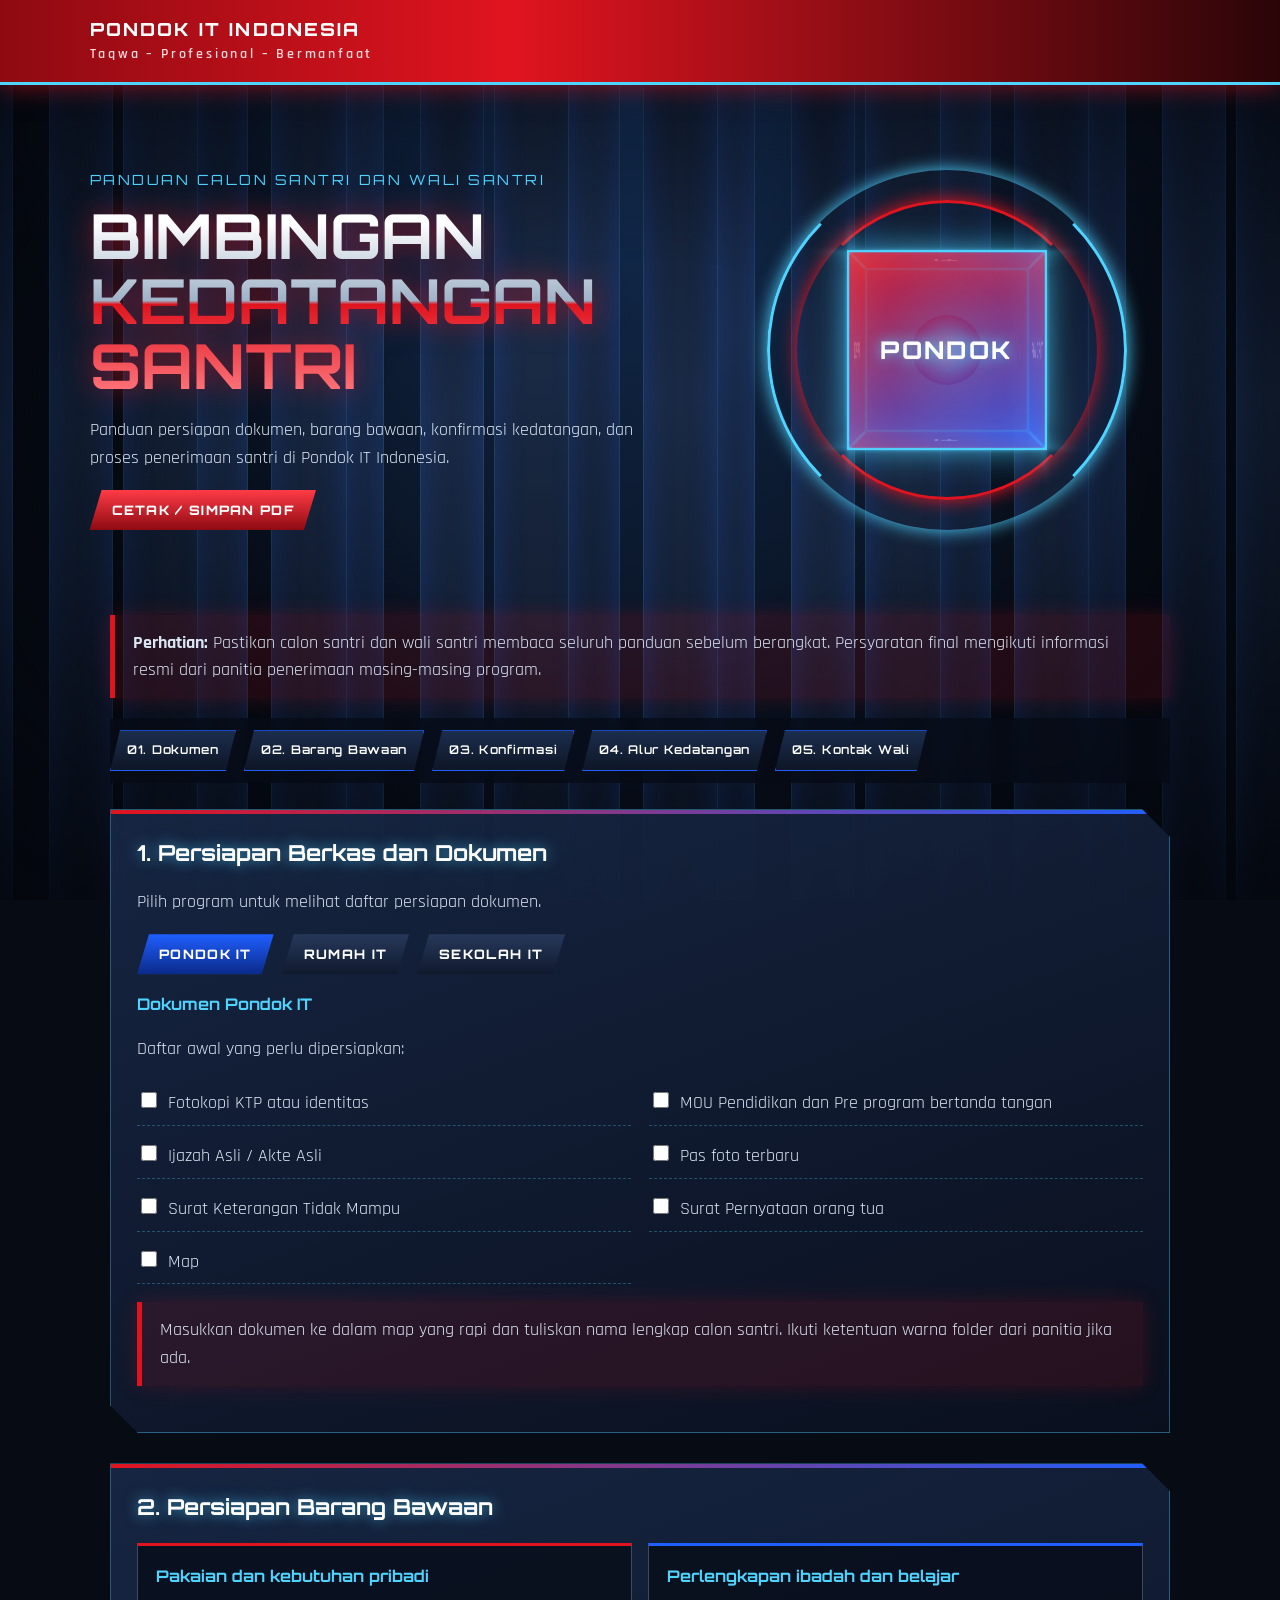
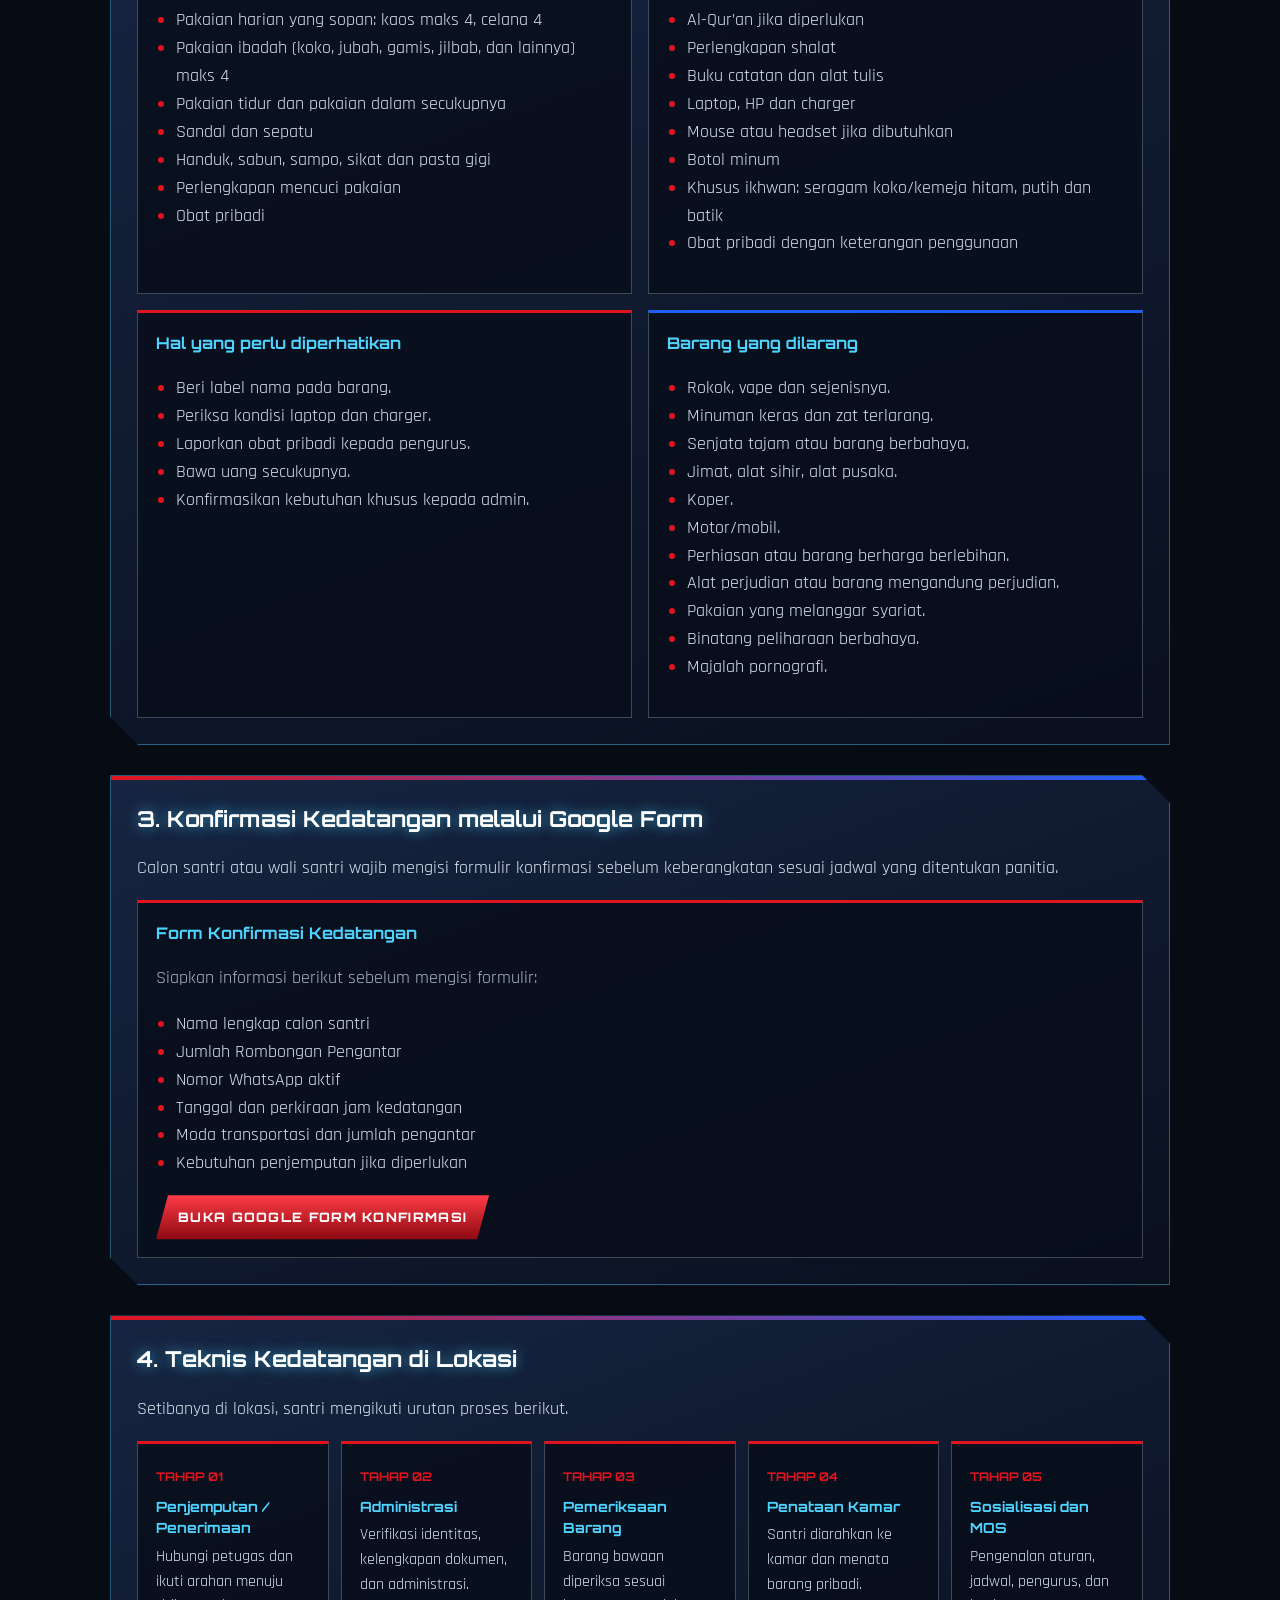
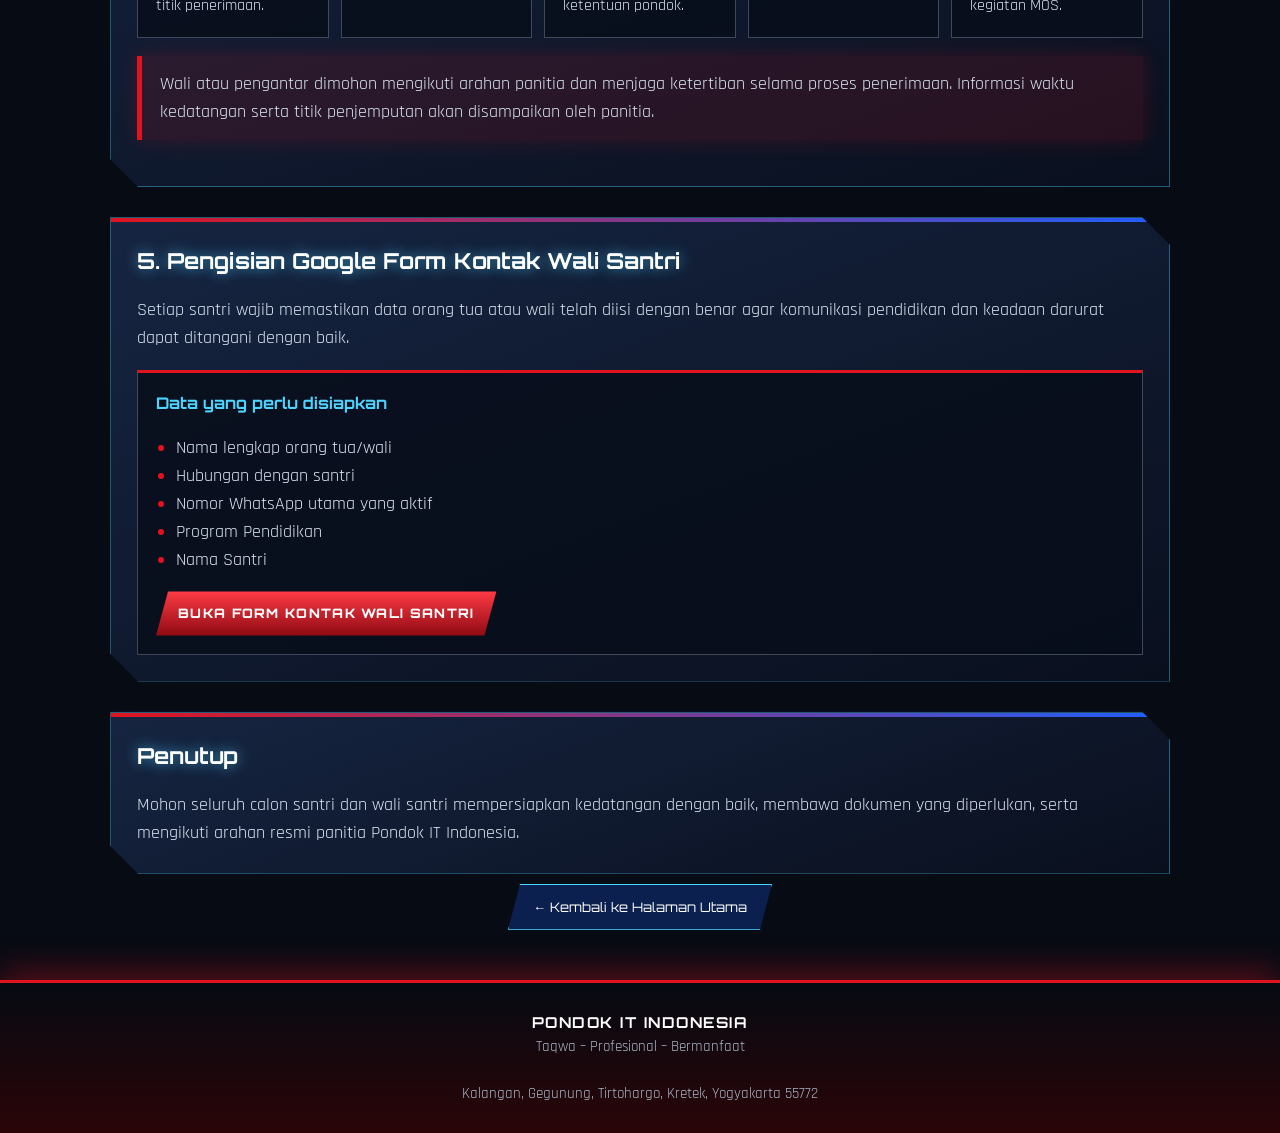
<file: Bimbingan.html>
<!DOCTYPE html>
<html lang="id">
<head>
<meta charset="UTF-8">
<meta name="viewport" content="width=device-width, initial-scale=1.0">
<title>Bimbingan Kedatangan | Pondok IT Indonesia</title>
<link rel="preconnect" href="https://fonts.googleapis.com">
<link href="https://fonts.googleapis.com/css2?family=Orbitron:wght@600;800&family=Rajdhani:wght@500;600&display=swap" rel="stylesheet">
<style>
:root{
  --red:#e0141f; --red2:#8e0a12; --blue:#1f5fff; --cyan:#4fd3ff;
  --steel:#aab6c6; --dark:#070b14; --panel:#0e1626; --text:#dbe6f3;
  --head:'Orbitron','Arial Black',sans-serif;
  --body:'Rajdhani',Arial,sans-serif;
}
*{box-sizing:border-box}
html{scroll-behavior:smooth}
body{margin:0;font-family:var(--body);font-size:18px;color:var(--text);background:var(--dark);line-height:1.55;overflow-x:hidden}

/* ===== Latar kota Cybertron ===== */
.city{position:fixed;inset:0;z-index:-2;overflow:hidden;perspective:900px;background:radial-gradient(ellipse at 50% 0%,#14315a 0%,#070b14 70%)}
.city i{position:absolute;top:-10%;bottom:-10%;background:linear-gradient(180deg,#0c1424,#1a2a45 50%,#0a101c);border:1px solid rgba(79,211,255,.15);box-shadow:0 0 30px rgba(31,95,255,.25) inset}
.city i:nth-child(odd){animation:sway 14s ease-in-out infinite alternate}
.city i:nth-child(even){animation:sway 18s ease-in-out infinite alternate-reverse}
@keyframes sway{from{transform:translateZ(-60px) rotateY(-6deg)}to{transform:translateZ(60px) rotateY(6deg)}}
.city::after{content:"";position:absolute;inset:-50%;background:conic-gradient(from 0deg at 50% 0%,transparent 0 20deg,rgba(255,255,255,.08) 28deg,transparent 40deg 100deg,rgba(79,211,255,.1) 110deg,transparent 125deg 360deg);animation:rays 26s linear infinite;mix-blend-mode:screen}
@keyframes rays{to{transform:rotate(360deg)}}
.vignette{position:fixed;inset:0;z-index:-1;background:radial-gradient(ellipse at center,transparent 30%,rgba(3,6,12,.85) 100%);pointer-events:none}

/* ===== Header ===== */
header{position:relative;padding:16px 7%;font-family:var(--head);font-weight:800;letter-spacing:.12em;color:#fff;background:linear-gradient(90deg,var(--red2),var(--red) 40%,#2a0508);border-bottom:3px solid var(--cyan);box-shadow:0 0 25px rgba(224,20,31,.6)}
header small{display:block;font-family:var(--body);font-weight:600;letter-spacing:.2em;color:#ffd9dc;font-size:14px}

/* ===== Hero 3D ===== */
.hero{display:grid;grid-template-columns:1.1fr .9fr;gap:20px;align-items:center;padding:50px 7% 40px;min-height:520px}
.hero .tag{font-family:var(--head);color:var(--cyan);letter-spacing:.18em;font-size:14px;margin:0}
.hero h1{font-family:var(--head);font-size:clamp(32px,5.5vw,62px);line-height:1.05;margin:12px 0 18px;text-transform:uppercase;background:linear-gradient(180deg,#fff 10%,#9fb2c8 50%,#e0141f 52%,#ff7a80);-webkit-background-clip:text;background-clip:text;color:transparent;filter:drop-shadow(0 0 14px rgba(224,20,31,.55))}
.hero p{max-width:560px}
.stage{height:380px;perspective:900px;display:grid;place-items:center;position:relative}
.rig{position:relative;width:180px;height:180px;transform-style:preserve-3d;animation:spin 16s linear infinite}
.stage:hover .rig{animation-duration:5s}
@keyframes spin{from{transform:rotateX(-20deg) rotateY(0)}to{transform:rotateX(-20deg) rotateY(360deg)}}
.face{position:absolute;inset:0;display:grid;place-items:center;font-family:var(--head);font-weight:800;font-size:22px;color:#fff;letter-spacing:.1em;text-shadow:0 0 12px var(--cyan);border:2px solid var(--cyan);background:linear-gradient(145deg,rgba(224,20,31,.85),rgba(31,95,255,.75));box-shadow:0 0 30px rgba(79,211,255,.7),inset 0 0 40px rgba(255,255,255,.2)}
.f1{transform:translateZ(90px)}.f2{transform:rotateY(180deg) translateZ(90px)}
.f3{transform:rotateY(90deg) translateZ(90px)}.f4{transform:rotateY(-90deg) translateZ(90px)}
.f5{transform:rotateX(90deg) translateZ(90px)}.f6{transform:rotateX(-90deg) translateZ(90px)}
.core{position:absolute;left:50%;top:50%;width:70px;height:70px;margin:-35px;border-radius:50%;background:radial-gradient(circle,#fff,var(--cyan) 40%,transparent 70%);box-shadow:0 0 60px 20px rgba(79,211,255,.8);animation:pulse 1.8s ease-in-out infinite}
@keyframes pulse{50%{transform:scale(1.35);opacity:.7}}
.ring{position:absolute;left:50%;top:50%;border-radius:50%;border:3px solid;transform-style:preserve-3d}
.r1{width:300px;height:300px;margin:-150px;border-color:var(--red) transparent var(--red) transparent;box-shadow:0 0 18px var(--red);animation:ring1 7s linear infinite}
.r2{width:360px;height:360px;margin:-180px;border-color:transparent var(--cyan) transparent var(--cyan);box-shadow:0 0 18px var(--cyan);animation:ring2 9s linear infinite}
@keyframes ring1{from{transform:rotateX(70deg) rotateZ(0)}to{transform:rotateX(70deg) rotateZ(360deg)}}
@keyframes ring2{from{transform:rotateY(70deg) rotateZ(360deg)}to{transform:rotateY(70deg) rotateZ(0)}}

/* ===== Tombol ===== */
button,.button{cursor:pointer;border:0;padding:12px 22px;font-family:var(--head);font-size:13px;font-weight:800;letter-spacing:.1em;color:#fff;text-decoration:none;display:inline-block;text-transform:uppercase;background:linear-gradient(180deg,#ff3b46,var(--red2));clip-path:polygon(12px 0,100% 0,calc(100% - 12px) 100%,0 100%);box-shadow:0 0 18px rgba(224,20,31,.8);transition:transform .2s,filter .2s}
button:hover,.button:hover{transform:translateY(-3px) scale(1.04);filter:brightness(1.25)}
:focus-visible{outline:3px solid var(--cyan);outline-offset:3px}

/* ===== Layout ===== */
.container{max-width:1100px;margin:auto;padding:10px 20px 50px}
nav{position:sticky;top:0;z-index:20;display:flex;flex-wrap:wrap;gap:8px;padding:12px 0;margin-bottom:26px;backdrop-filter:blur(8px);background:rgba(7,11,20,.7)}
nav a{font-family:var(--head);font-size:12px;font-weight:600;letter-spacing:.06em;color:#fff;text-decoration:none;padding:10px 16px;background:linear-gradient(180deg,#1b2d4d,#0e1626);border:1px solid var(--blue);clip-path:polygon(10px 0,100% 0,calc(100% - 10px) 100%,0 100%);transition:.25s}
nav a:hover{background:linear-gradient(180deg,var(--blue),#0b2a8a);box-shadow:0 0 20px var(--blue);transform:translateY(-3px)}
section{margin-bottom:30px;scroll-margin-top:70px;perspective:1100px}
.panel{position:relative;padding:26px;background:linear-gradient(160deg,rgba(24,40,70,.92),rgba(10,16,30,.95));border:1px solid rgba(79,211,255,.35);clip-path:polygon(0 0,calc(100% - 28px) 0,100% 28px,100% 100%,28px 100%,0 calc(100% - 28px));box-shadow:0 0 40px rgba(31,95,255,.25);transform-style:preserve-3d;transition:transform .15s ease-out}
.panel::before{content:"";position:absolute;left:0;top:0;width:100%;height:4px;background:linear-gradient(90deg,var(--red),var(--blue),var(--cyan));background-size:200% 100%;animation:flow 4s linear infinite}
@keyframes flow{to{background-position:200% 0}}
h2{font-family:var(--head);font-size:22px;color:#fff;margin-top:0;text-shadow:0 0 14px rgba(79,211,255,.7)}
h3{font-family:var(--head);font-size:16px;color:var(--cyan);margin-top:0}
.note{background:rgba(224,20,31,.12);border-left:5px solid var(--red);padding:14px 18px;margin:0 0 20px;box-shadow:0 0 20px rgba(224,20,31,.2)}
.tabs{display:flex;flex-wrap:wrap;gap:8px;margin-bottom:18px}
.tab{background:linear-gradient(180deg,#26385a,#101a2e);box-shadow:none}
.tab.active{background:linear-gradient(180deg,var(--blue),#0b2a8a);box-shadow:0 0 22px var(--blue)}
.program{display:none}.program.active{display:block;animation:flip .5s ease-out}
@keyframes flip{from{opacity:0;transform:rotateX(-70deg)}to{opacity:1;transform:none}}
ul{padding-left:20px}li::marker{color:var(--red)}
.checklist{list-style:none;padding:0;display:grid;grid-template-columns:repeat(2,minmax(0,1fr));gap:8px 18px}
.checklist li{border-bottom:1px dashed rgba(79,211,255,.3);padding:8px 0}
.checklist input{accent-color:var(--red);width:16px;height:16px;margin-right:6px}
.columns{display:grid;grid-template-columns:repeat(2,minmax(0,1fr));gap:16px}
.card,.form-card,.step{background:rgba(8,14,26,.85);border:1px solid rgba(170,182,198,.35);padding:18px;border-top:3px solid var(--red);transform-style:preserve-3d;transition:transform .15s ease-out,box-shadow .3s}
.card:hover,.step:hover,.form-card:hover{box-shadow:0 0 28px rgba(79,211,255,.45)}
.card:nth-child(even){border-top-color:var(--blue)}
.form-card p{color:var(--steel)}
.steps{display:grid;grid-template-columns:repeat(5,minmax(0,1fr));gap:12px}
.step b{font-family:var(--head);font-size:12px;color:var(--red)}
.step h3{font-size:14px;margin:6px 0}
.step p{font-size:16px;margin:0}
.reveal{opacity:0;transform:perspective(900px) rotateX(18deg) translateY(40px);transition:opacity .8s,transform .8s}
.reveal.in{opacity:1;transform:none}
.back-container{text-align:center;margin-top:10px}
.back-button{display:inline-block;color:#fff;text-decoration:none;font-family:var(--head);font-size:13px;padding:12px 24px;border:1px solid var(--cyan);background:rgba(31,95,255,.25);transition:.25s;clip-path:polygon(12px 0,100% 0,calc(100% - 12px) 100%,0 100%)}
.back-button:hover{background:var(--blue);box-shadow:0 0 22px var(--cyan)}
footer{text-align:center;padding:28px 15px;font-size:15px;color:var(--steel);background:linear-gradient(180deg,#060a12,#2a0508);border-top:3px solid var(--red);box-shadow:0 -10px 30px rgba(224,20,31,.35)}
footer strong{font-family:var(--head);color:#fff;letter-spacing:.1em}

@media(max-width:900px){.hero{grid-template-columns:1fr}.stage{height:320px}.steps{grid-template-columns:repeat(2,1fr)}}
@media(max-width:580px){.columns,.checklist,.steps{grid-template-columns:1fr}.hero{padding:30px 20px}.container{padding:10px 13px}.rig{transform:scale(.8)}}
@media(prefers-reduced-motion:reduce){*,*::before,*::after{animation:none!important;transition:none!important}.reveal{opacity:1;transform:none}}
@media print{
  .city,.vignette,.stage,header,nav,.tabs,.no-print,.back-container{display:none!important}
  .program{display:block!important;animation:none}
  body{background:#fff;color:#000}.panel,.card,.step,.form-card{background:#fff;color:#000;clip-path:none;box-shadow:none;break-inside:avoid}
  h1,h2,h3{color:#000;-webkit-text-fill-color:#000;text-shadow:none;filter:none}.reveal{opacity:1;transform:none}
}
</style>
</head>
<body>

<div class="city" id="city" aria-hidden="true"></div>
<div class="vignette" aria-hidden="true"></div>

<header>
  PONDOK IT INDONESIA
  <small>Taqwa – Profesional – Bermanfaat</small>
</header>

<div class="hero">
  <div>
    <p class="tag">PANDUAN CALON SANTRI DAN WALI SANTRI</p>
    <h1>Bimbingan Kedatangan Santri</h1>
    <p>Panduan persiapan dokumen, barang bawaan, konfirmasi kedatangan, dan proses penerimaan santri di Pondok IT Indonesia.</p>
    <button class="no-print" onclick="window.print()">Cetak / Simpan PDF</button>
  </div>
  <div class="stage" aria-hidden="true">
    <div class="ring r1"></div><div class="ring r2"></div>
    <div class="rig">
      <div class="core"></div>
      <div class="face f1">PONDOK</div><div class="face f2">IT</div>
      <div class="face f3">TAQWA</div><div class="face f4">PRO</div>
      <div class="face f5">IT</div><div class="face f6">IT</div>
    </div>
  </div>
</div>

<main class="container">

<div class="note reveal">
  <strong>Perhatian:</strong>
  Pastikan calon santri dan wali santri membaca seluruh panduan sebelum berangkat. Persyaratan final mengikuti informasi resmi dari panitia penerimaan masing-masing program.
</div>

<nav>
  <a href="#dokumen">01. Dokumen</a>
  <a href="#barang">02. Barang Bawaan</a>
  <a href="#konfirmasi">03. Konfirmasi</a>
  <a href="#alur">04. Alur Kedatangan</a>
  <a href="#wali">05. Kontak Wali</a>
</nav>

<section id="dokumen" class="reveal">
  <div class="panel tilt">
    <h2>1. Persiapan Berkas dan Dokumen</h2>
    <p>Pilih program untuk melihat daftar persiapan dokumen.</p>
    <div class="tabs">
      <button class="tab active" onclick="pilihProgram('pondok',this)">Pondok IT</button>
      <button class="tab" onclick="pilihProgram('rumah',this)">Rumah IT</button>
      <button class="tab" onclick="pilihProgram('sekolah',this)">Sekolah IT</button>
    </div>

    <div class="program active" id="pondok">
      <h3>Dokumen Pondok IT</h3>
      <p>Daftar awal yang perlu dipersiapkan:</p>
      <ul class="checklist">
        <li><label><input type="checkbox"> Fotokopi KTP atau identitas</label></li>
        <li><label><input type="checkbox"> MOU Pendidikan dan Pre program bertanda tangan</label></li>
        <li><label><input type="checkbox"> Ijazah Asli / Akte Asli</label></li>
        <li><label><input type="checkbox"> Pas foto terbaru</label></li>
        <li><label><input type="checkbox"> Surat Keterangan Tidak Mampu</label></li>
        <li><label><input type="checkbox"> Surat Pernyataan orang tua</label></li>
        <li><label><input type="checkbox"> Map</label></li>
      </ul>
    </div>

    <div class="program" id="rumah">
      <h3>Dokumen Rumah IT</h3>
      <ul class="checklist">
        <li><label><input type="checkbox"> Fotokopi KTP atau identitas</label></li>
        <li><label><input type="checkbox"> MOU Pendidikan dan Pre program bertanda tangan</label></li>
        <li><label><input type="checkbox"> Surat Pernyataan orang tua</label></li>
        <li><label><input type="checkbox"> Kartu BPJS jika ada</label></li>
        <li><label><input type="checkbox"> Map</label></li>
      </ul>
    </div>

    <div class="program" id="sekolah">
      <h3>Dokumen Sekolah IT</h3>
      <ul class="checklist">
        <li><label><input type="checkbox"> Fotokopi akta kelahiran</label></li>
        <li><label><input type="checkbox"> Fotokopi Kartu Keluarga</label></li>
        <li><label><input type="checkbox"> Fotokopi KTP santri dan orang tua/wali</label></li>
        <li><label><input type="checkbox"> Fotokopi Ijazah / SKL / ASPD (3 lembar)</label></li>
        <li><label><input type="checkbox"> Fotokopi Rapor VIII &amp; IX (1 lembar)</label></li>
        <li><label><input type="checkbox"> Fotokopi Kartu NISN (1 lembar)</label></li>
        <li><label><input type="checkbox"> Dokumen perpindahan jika diperlukan</label></li>
        <li><label><input type="checkbox"> Pas Foto Hitam Putih 3×4 &amp; 4×6 (2 lembar)</label></li>
        <li><label><input type="checkbox"> Surat pernyataan orang tua, MOU Pendidikan dan Map</label></li>
      </ul>
    </div>

    <div class="note">Masukkan dokumen ke dalam map yang rapi dan tuliskan nama lengkap calon santri. Ikuti ketentuan warna folder dari panitia jika ada.</div>
  </div>
</section>

<section id="barang" class="reveal">
  <div class="panel tilt">
    <h2>2. Persiapan Barang Bawaan</h2>
    <div class="columns">
      <div class="card tilt">
        <h3>Pakaian dan kebutuhan pribadi</h3>
        <ul>
          <li>Pakaian harian yang sopan: kaos maks 4, celana 4</li>
          <li>Pakaian ibadah (koko, jubah, gamis, jilbab, dan lainnya) maks 4</li>
          <li>Pakaian tidur dan pakaian dalam secukupnya</li>
          <li>Sandal dan sepatu</li>
          <li>Handuk, sabun, sampo, sikat dan pasta gigi</li>
          <li>Perlengkapan mencuci pakaian</li>
          <li>Obat pribadi</li>
        </ul>
      </div>
      <div class="card tilt">
        <h3>Perlengkapan ibadah dan belajar</h3>
        <ul>
          <li>Al-Qur’an jika diperlukan</li>
          <li>Perlengkapan shalat</li>
          <li>Buku catatan dan alat tulis</li>
          <li>Laptop, HP dan charger</li>
          <li>Mouse atau headset jika dibutuhkan</li>
          <li>Botol minum</li>
          <li>Khusus ikhwan: seragam koko/kemeja hitam, putih dan batik</li>
          <li>Obat pribadi dengan keterangan penggunaan</li>
        </ul>
      </div>
      <div class="card tilt">
        <h3>Hal yang perlu diperhatikan</h3>
        <ul>
          <li>Beri label nama pada barang.</li>
          <li>Periksa kondisi laptop dan charger.</li>
          <li>Laporkan obat pribadi kepada pengurus.</li>
          <li>Bawa uang secukupnya.</li>
          <li>Konfirmasikan kebutuhan khusus kepada admin.</li>
        </ul>
      </div>
      <div class="card tilt">
        <h3>Barang yang dilarang</h3>
        <ul>
          <li>Rokok, vape dan sejenisnya.</li>
          <li>Minuman keras dan zat terlarang.</li>
          <li>Senjata tajam atau barang berbahaya.</li>
          <li>Jimat, alat sihir, alat pusaka.</li>
          <li>Koper.</li>
          <li>Motor/mobil.</li>
          <li>Perhiasan atau barang berharga berlebihan.</li>
          <li>Alat perjudian atau barang mengandung perjudian.</li>
          <li>Pakaian yang melanggar syariat.</li>
          <li>Binatang peliharaan berbahaya.</li>
          <li>Majalah pornografi.</li>
        </ul>
      </div>
    </div>
  </div>
</section>

<section id="konfirmasi" class="reveal">
  <div class="panel tilt">
    <h2>3. Konfirmasi Kedatangan melalui Google Form</h2>
    <p>Calon santri atau wali santri wajib mengisi formulir konfirmasi sebelum keberangkatan sesuai jadwal yang ditentukan panitia.</p>
    <div class="form-card tilt">
      <h3>Form Konfirmasi Kedatangan</h3>
      <p>Siapkan informasi berikut sebelum mengisi formulir:</p>
      <ul>
        <li>Nama lengkap calon santri</li>
        <li>Jumlah Rombongan Pengantar</li>
        <li>Nomor WhatsApp aktif</li>
        <li>Tanggal dan perkiraan jam kedatangan</li>
        <li>Moda transportasi dan jumlah pengantar</li>
        <li>Kebutuhan penjemputan jika diperlukan</li>
      </ul>
      <a class="button" href="https://forms.gle/1Cjminp5g4FJowTJ8">Buka Google Form Konfirmasi</a>
    </div>
  </div>
</section>

<section id="alur" class="reveal">
  <div class="panel tilt">
    <h2>4. Teknis Kedatangan di Lokasi</h2>
    <p>Setibanya di lokasi, santri mengikuti urutan proses berikut.</p>
    <div class="steps">
      <div class="step tilt"><b>TAHAP 01</b><h3>Penjemputan / Penerimaan</h3><p>Hubungi petugas dan ikuti arahan menuju titik penerimaan.</p></div>
      <div class="step tilt"><b>TAHAP 02</b><h3>Administrasi</h3><p>Verifikasi identitas, kelengkapan dokumen, dan administrasi.</p></div>
      <div class="step tilt"><b>TAHAP 03</b><h3>Pemeriksaan Barang</h3><p>Barang bawaan diperiksa sesuai ketentuan pondok.</p></div>
      <div class="step tilt"><b>TAHAP 04</b><h3>Penataan Kamar</h3><p>Santri diarahkan ke kamar dan menata barang pribadi.</p></div>
      <div class="step tilt"><b>TAHAP 05</b><h3>Sosialisasi dan MOS</h3><p>Pengenalan aturan, jadwal, pengurus, dan kegiatan MOS.</p></div>
    </div>
    <div class="note" style="margin-top:18px">Wali atau pengantar dimohon mengikuti arahan panitia dan menjaga ketertiban selama proses penerimaan. Informasi waktu kedatangan serta titik penjemputan akan disampaikan oleh panitia.</div>
  </div>
</section>

<section id="wali" class="reveal">
  <div class="panel tilt">
    <h2>5. Pengisian Google Form Kontak Wali Santri</h2>
    <p>Setiap santri wajib memastikan data orang tua atau wali telah diisi dengan benar agar komunikasi pendidikan dan keadaan darurat dapat ditangani dengan baik.</p>
    <div class="form-card tilt">
      <h3>Data yang perlu disiapkan</h3>
      <ul>
        <li>Nama lengkap orang tua/wali</li>
        <li>Hubungan dengan santri</li>
        <li>Nomor WhatsApp utama yang aktif</li>
        <li>Program Pendidikan</li>
        <li>Nama Santri</li>
      </ul>
      <a class="button" href="https://forms.gle/YRJYDxQikCcmFscv7">Buka Form Kontak Wali Santri</a>
    </div>
  </div>
</section>

<div class="panel reveal tilt">
  <h2>Penutup</h2>
  Mohon seluruh calon santri dan wali santri mempersiapkan kedatangan dengan baik, membawa dokumen yang diperlukan, serta mengikuti arahan resmi panitia Pondok IT Indonesia.
</div>

<div class="back-container">
  <a href="index.html" class="back-button">← Kembali ke Halaman Utama</a>
</div>

</main>

<footer>
  <strong>PONDOK IT INDONESIA</strong><br>
  Taqwa – Profesional – Bermanfaat<br><br>
  Kalangan, Gegunung, Tirtohargo, Kretek, Yogyakarta 55772
</footer>

<script>
function pilihProgram(id, tombol) {
  document.querySelectorAll('.program').forEach(function(el){ el.classList.remove('active'); });
  document.querySelectorAll('.tab').forEach(function(el){ el.classList.remove('active'); });
  document.getElementById(id).classList.add('active');
  tombol.classList.add('active');
}

// Gedung-gedung Cybertron di latar belakang
(function(){
  var c = document.getElementById('city');
  for (var i = 0; i < 18; i++) {
    var b = document.createElement('i');
    b.style.left = (i * 5.8 - 2) + '%';
    b.style.width = (3 + (i * 7) % 5) + '%';
    b.style.top = (-10 - (i * 13) % 35) + '%';
    b.style.animationDelay = (-i * 1.3) + 's';
    c.appendChild(b);
  }
})();

// Muncul saat di-scroll
var io = new IntersectionObserver(function(es){
  es.forEach(function(e){ if (e.isIntersecting) { e.target.classList.add('in'); io.unobserve(e.target); } });
}, {threshold: .08});
document.querySelectorAll('.reveal').forEach(function(el){ io.observe(el); });

// Efek miring 3D mengikuti kursor (hanya untuk perangkat dengan mouse)
if (window.matchMedia('(hover:hover)').matches) {
  document.querySelectorAll('.tilt').forEach(function(el){
    var max = el.classList.contains('panel') ? 1.5 : 7;
    el.addEventListener('mousemove', function(e){
      var r = el.getBoundingClientRect();
      var x = (e.clientX - r.left) / r.width - .5;
      var y = (e.clientY - r.top) / r.height - .5;
      el.style.transform = 'perspective(900px) rotateX(' + (-y * max) + 'deg) rotateY(' + (x * max * 1.6) + 'deg)';
    });
    el.addEventListener('mouseleave', function(){ el.style.transform = ''; });
  });
}
</script>
</body>
</html>
</file>
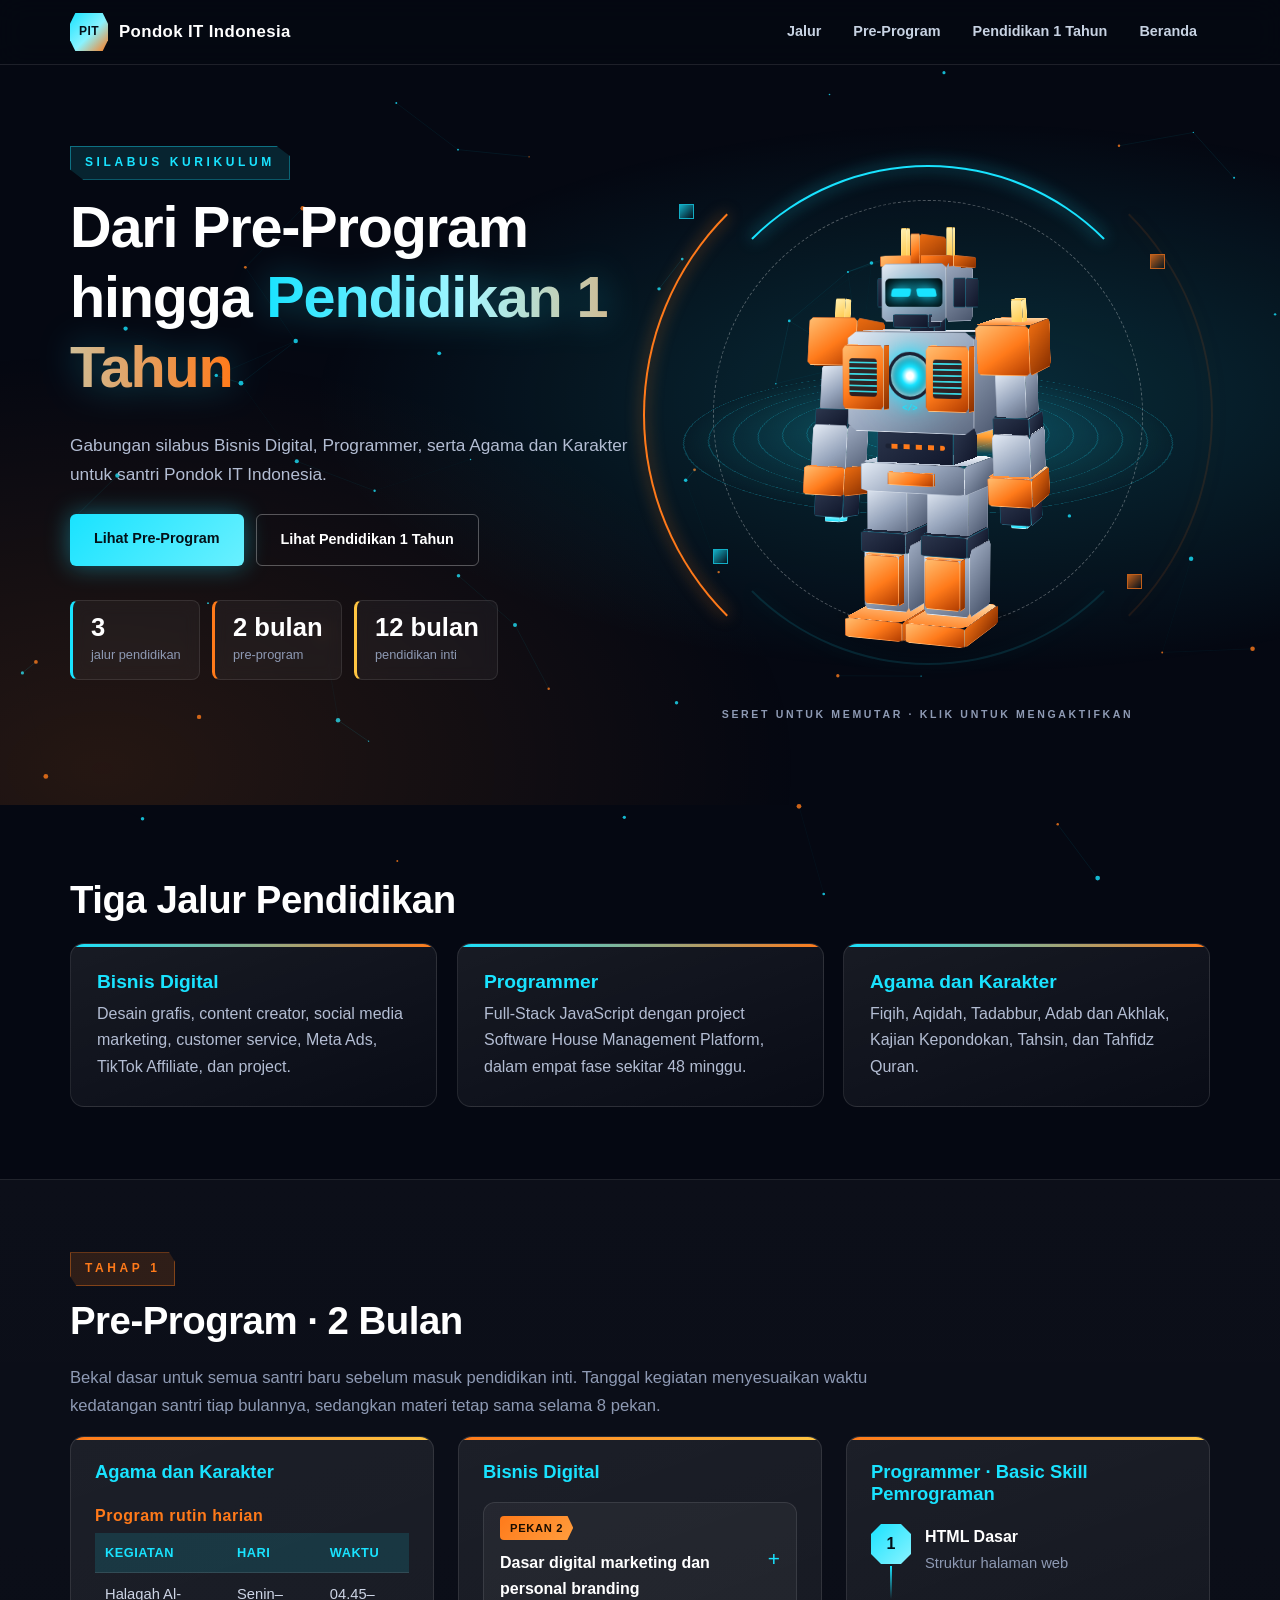
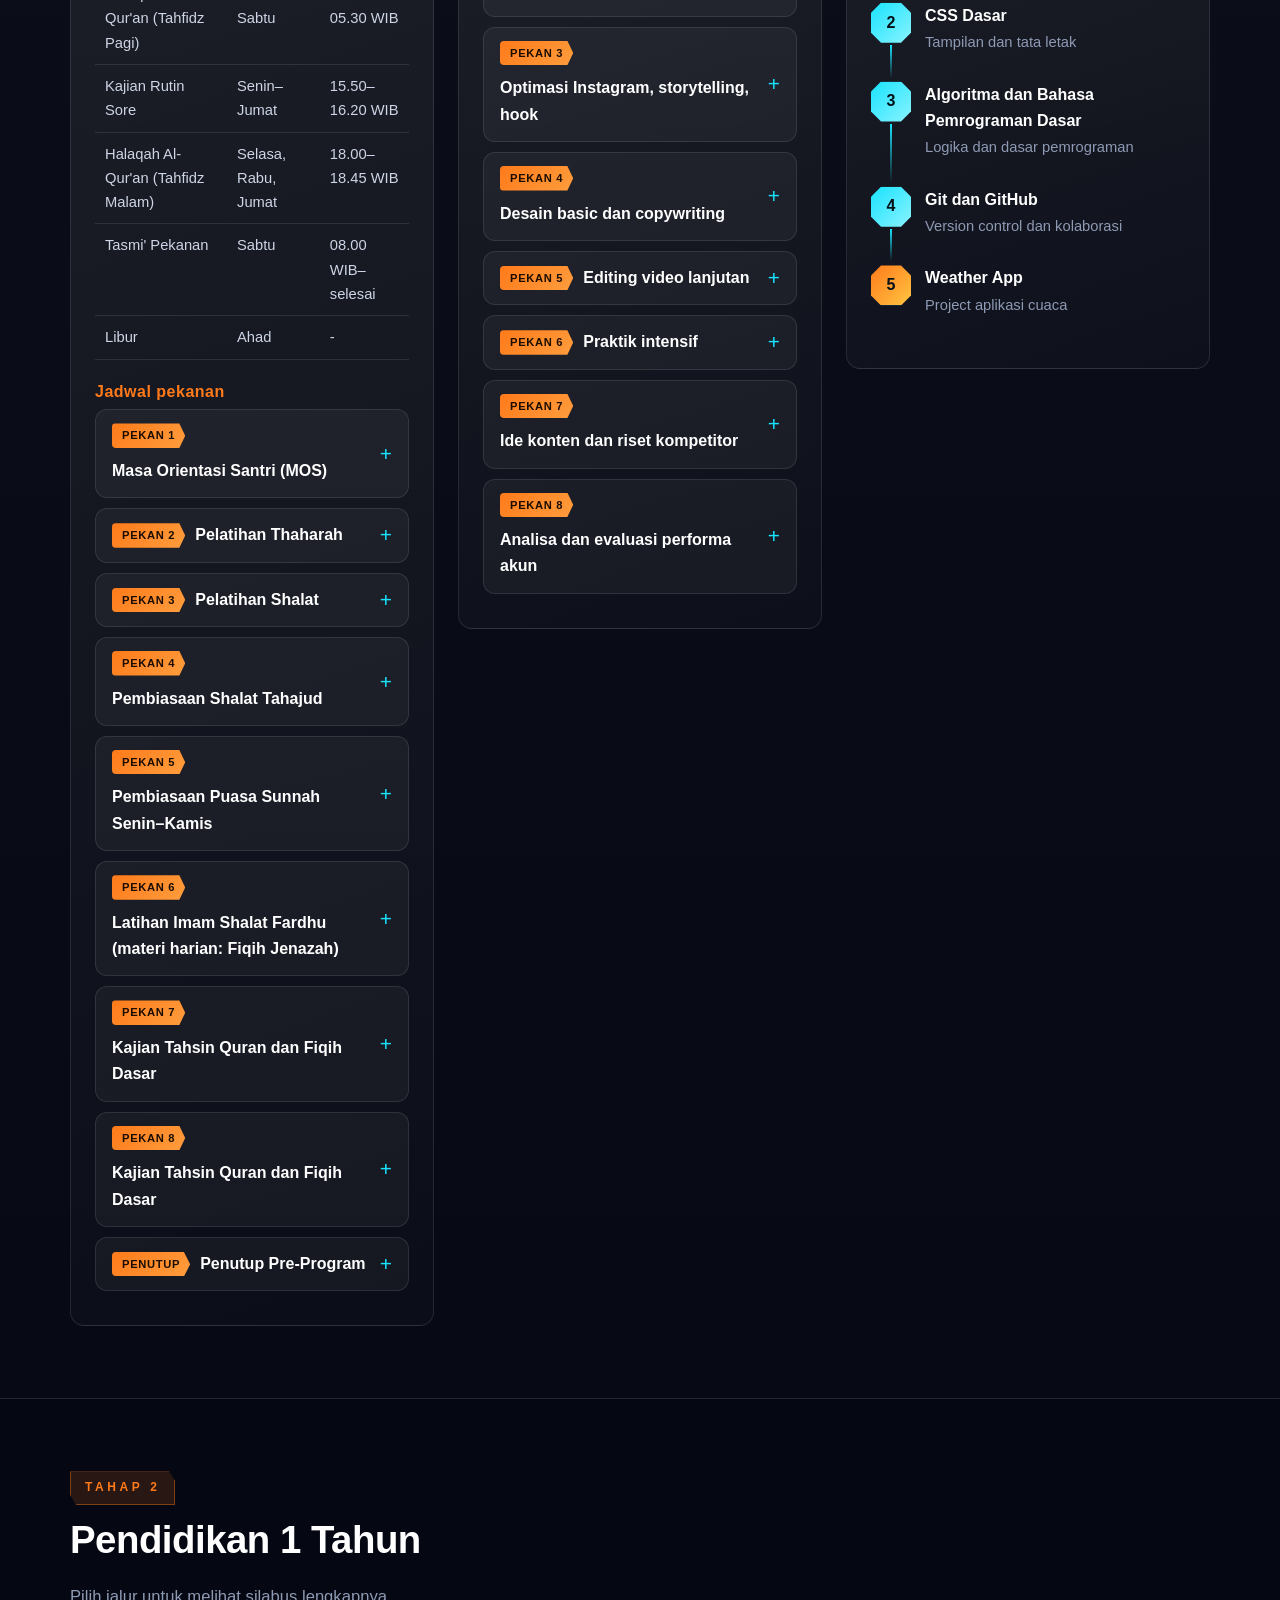
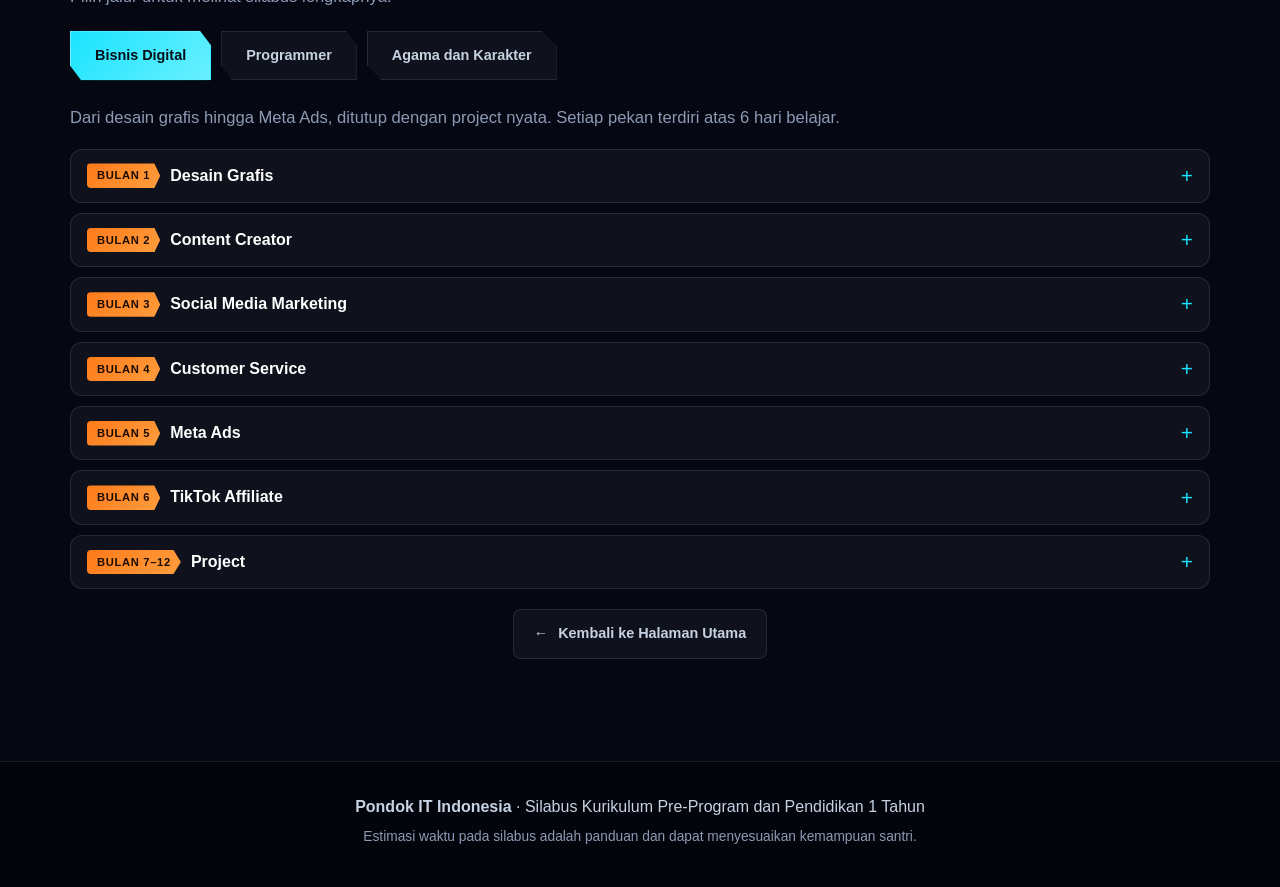
<file: detailkurikulum.html>
<!DOCTYPE html>
<html lang="id">
<head>
<meta charset="utf-8">
<meta name="viewport" content="width=device-width, initial-scale=1">
<title>Silabus Kurikulum Pondok IT Indonesia</title>
<meta name="description" content="Silabus pre-program dan pendidikan 1 tahun Pondok IT Indonesia: Bisnis Digital, Programmer, serta Agama dan Karakter.">
<style>
:root{
  --bg:#050812; --bg2:#0a1020;
  --cyan:#19e3ff; --cyan-soft:rgba(25,227,255,.13);
  --orange:#ff7a1a; --orange-soft:rgba(255,122,26,.14);
  --gold:#ffc542; --gold-soft:rgba(255,197,66,.12);
  --steel:#c7d2e2; --ink:#e6ecf7; --muted:#8e9ab4;
  --line:rgba(255,255,255,.1); --glass:rgba(255,255,255,.045);
  --radius:14px;
}
*{box-sizing:border-box}
html{scroll-behavior:smooth;scroll-padding-top:76px}
body{margin:0;font-family:"Segoe UI",Calibri,Arial,sans-serif;line-height:1.65;color:var(--ink);background:var(--bg);font-size:16px;overflow-x:hidden}
h1,h2,h3,h4,h5{font-family:Bahnschrift,"Segoe UI",Arial,sans-serif;line-height:1.22;margin:0 0 .5em;color:#fff;font-weight:800}
h1{font-size:clamp(2.1rem,5vw,3.6rem);letter-spacing:-1.2px}
h2{font-size:clamp(1.7rem,3.5vw,2.4rem);letter-spacing:-.5px}
h3{font-size:1.2rem;color:var(--cyan)}
h4{font-size:1rem;margin-top:1.4em;color:var(--orange);letter-spacing:.5px}
h5{font-size:.9rem;margin:1.1em 0 .4em;color:var(--cyan);letter-spacing:.5px}
p{margin:0 0 1em}
a{color:var(--cyan)}
.wrap{max-width:1180px;margin:0 auto;padding:0 20px;position:relative;z-index:1}
.skip{position:absolute;left:-999px;top:0;background:var(--gold);color:#111;padding:8px 14px;z-index:300}
.skip:focus{left:8px;top:8px}
#fx{position:fixed;inset:0;width:100%;height:100%;z-index:0;pointer-events:none}
.progress{position:fixed;top:0;left:0;height:3px;width:0;z-index:300;background:linear-gradient(90deg,var(--cyan),var(--orange));box-shadow:0 0 12px var(--cyan)}

/* Top bar */
.topbar{position:sticky;top:0;z-index:100;background:rgba(5,8,18,.75);backdrop-filter:blur(14px);border-bottom:1px solid var(--line)}
.bar{display:flex;align-items:center;justify-content:space-between;gap:16px;min-height:64px;flex-wrap:wrap}
.brand{display:flex;align-items:center;gap:11px;color:#fff;text-decoration:none;font-family:Bahnschrift,"Segoe UI",sans-serif;font-weight:800;font-size:1.05rem;letter-spacing:.4px}
.brand-mark{width:38px;height:38px;display:grid;place-items:center;color:#05101a;font-weight:900;font-size:12px;background:linear-gradient(135deg,var(--cyan),#8af3ff 55%,var(--orange));clip-path:polygon(14% 0,86% 0,100% 28%,100% 72%,86% 100%,14% 100%,0 72%,0 28%);box-shadow:0 0 18px rgba(25,227,255,.5)}
.topbar nav{display:flex;gap:6px;flex-wrap:wrap}
.topbar nav a{color:var(--steel);text-decoration:none;padding:8px 13px;border-radius:6px;font-size:.9rem;font-weight:600;transition:.2s}
.topbar nav a:hover,.topbar nav a:focus-visible{background:var(--cyan-soft);color:var(--cyan)}

/* Hero */
.hero{position:relative;z-index:1;padding:40px 0 80px;overflow:hidden}
.hero::before{content:"";position:absolute;inset:0;background:radial-gradient(ellipse at 76% 45%,rgba(25,227,255,.17),transparent 48%),radial-gradient(ellipse at 8% 95%,rgba(255,122,26,.13),transparent 42%)}
.hero-grid{display:grid;grid-template-columns:1fr 1fr;gap:10px;align-items:center;position:relative}
.eyebrow{font-size:.75rem;font-weight:800;letter-spacing:.3em;text-transform:uppercase;color:var(--cyan);margin:0 0 1em;display:inline-block;padding:6px 14px;border:1px solid rgba(25,227,255,.4);background:var(--cyan-soft);clip-path:polygon(0 0,94% 0,100% 30%,100% 100%,6% 100%,0 70%)}
.section .eyebrow{color:var(--orange);border-color:rgba(255,122,26,.4);background:var(--orange-soft)}
h1 em{font-style:normal;background:linear-gradient(90deg,var(--cyan),#a6f6ff 40%,var(--orange));background-clip:text;-webkit-background-clip:text;color:transparent;filter:drop-shadow(0 0 18px rgba(25,227,255,.35))}
.hero-text{font-size:1.08rem;color:#b3bdd3;max-width:34em}
.hero-cta{display:flex;gap:12px;flex-wrap:wrap;margin-top:1.6em}
.btn{display:inline-block;background:linear-gradient(135deg,var(--cyan),#69f0ff);color:#031018;padding:13px 24px;border-radius:6px;text-decoration:none;font-weight:800;font-size:.9rem;box-shadow:0 0 24px rgba(25,227,255,.4);transition:.25s}
.btn:hover{transform:translateY(-3px);box-shadow:0 0 38px rgba(25,227,255,.7)}
.btn.ghost{background:transparent;color:#fff;border:1px solid rgba(255,255,255,.3);box-shadow:none}
.btn.ghost:hover{border-color:var(--orange);color:var(--orange);background:var(--orange-soft)}
.facts{list-style:none;margin:30px 0 0;padding:0;display:flex;gap:12px;flex-wrap:wrap}
.facts li{background:var(--glass);border:1px solid var(--line);border-left:3px solid var(--cyan);border-radius:8px;padding:12px 18px;min-width:130px;backdrop-filter:blur(8px)}
.facts li:nth-child(2){border-left-color:var(--orange)}
.facts li:nth-child(3){border-left-color:var(--gold)}
.facts strong{display:block;font-family:Bahnschrift,sans-serif;font-size:1.6rem;color:#fff;line-height:1.1}
.facts span{color:var(--muted);font-size:.8rem}

/* Panggung 3D */
.stage{position:relative;height:620px;perspective:1300px;display:grid;place-items:center;cursor:grab;touch-action:pan-y;user-select:none}
.stage.drag{cursor:grabbing}
.floor{position:absolute;bottom:34px;width:520px;height:520px;border-radius:50%;background:repeating-radial-gradient(circle,rgba(25,227,255,.24) 0 1px,transparent 1px 24px),radial-gradient(circle,rgba(25,227,255,.28),transparent 66%);transform:rotateX(74deg);animation:pulseFloor 4s ease-in-out infinite}
@keyframes pulseFloor{0%,100%{opacity:.6}50%{opacity:1}}
.ring{position:absolute;border-radius:50%;border:2px solid transparent;pointer-events:none}
.ring.r1{width:500px;height:500px;border-top-color:var(--cyan);border-bottom-color:rgba(25,227,255,.12);animation:spinA 9s linear infinite;filter:drop-shadow(0 0 8px var(--cyan))}
.ring.r2{width:570px;height:570px;border-left-color:var(--orange);border-right-color:rgba(255,122,26,.1);animation:spinB 14s linear infinite;filter:drop-shadow(0 0 8px var(--orange))}
.ring.r3{width:430px;height:430px;border:1px dashed rgba(255,255,255,.3);animation:spinC 22s linear infinite}
@keyframes spinA{from{transform:rotateX(70deg) rotateZ(0)}to{transform:rotateX(70deg) rotateZ(360deg)}}
@keyframes spinB{from{transform:rotateX(64deg) rotateY(16deg) rotateZ(360deg)}to{transform:rotateX(64deg) rotateY(16deg) rotateZ(0)}}
@keyframes spinC{from{transform:rotateY(72deg) rotateZ(0)}to{transform:rotateY(72deg) rotateZ(360deg)}}
.shadow{position:absolute;bottom:92px;width:190px;height:34px;border-radius:50%;background:radial-gradient(ellipse,rgba(0,0,0,.75),transparent 70%);transform:rotateX(70deg)}
.robot-wrap{position:relative;width:0;height:0;transform-style:preserve-3d;margin-top:-20px}
.robot{position:absolute;left:0;top:0;transform-style:preserve-3d;transform:scale(.8)}
.robot div{transform-style:preserve-3d}
.shock{position:absolute;bottom:60px;width:60px;height:60px;border-radius:50%;border:3px solid var(--cyan);opacity:0;transform:rotateX(74deg) scale(.2);pointer-events:none}
.stage.boost .shock{animation:shock .9s ease-out}
@keyframes shock{0%{opacity:1;transform:rotateX(74deg) scale(.2)}100%{opacity:0;transform:rotateX(74deg) scale(9)}}
.flash{position:absolute;inset:0;background:radial-gradient(circle,rgba(25,227,255,.35),transparent 60%);opacity:0;pointer-events:none}
.stage.boost .flash{animation:flash .6s ease-out}
@keyframes flash{0%{opacity:1}100%{opacity:0}}
.stage-hint{position:absolute;bottom:2px;font-size:.66rem;letter-spacing:.25em;color:var(--muted);font-weight:700}
.shard{position:absolute;width:15px;height:15px;background:linear-gradient(135deg,var(--cyan),transparent);border:1px solid var(--cyan);opacity:.75;animation:shardFloat 6s ease-in-out infinite;pointer-events:none}
.shard.s2{background:linear-gradient(135deg,var(--orange),transparent);border-color:var(--orange)}
@keyframes shardFloat{0%,100%{transform:translateY(0) rotate(0)}50%{transform:translateY(-28px) rotate(180deg)}}

/* kubus robot */
.cube{position:absolute;transform-style:preserve-3d}
.cube .f{position:absolute;backface-visibility:hidden;display:grid;place-items:center;overflow:hidden;border:1px solid rgba(255,255,255,.16);clip-path:polygon(7% 0,93% 0,100% 7%,100% 93%,93% 100%,7% 100%,0 93%,0 7%)}
.steel .f{background:linear-gradient(145deg,#e4ebf5,#98a6bd 55%,#5f6b82)}
.steel .f.top{background:linear-gradient(180deg,#f5f8fc,#b9c4d6)}
.steel .f.bottom{background:#37415a}
.steel .f.left,.steel .f.right{background:linear-gradient(160deg,#9aa7bd,#4a566d)}
.steel .f.back{background:#465269}
.dark .f{background:linear-gradient(145deg,#2c364d,#10162a);border-color:rgba(25,227,255,.25)}
.dark .f.top{background:#1d2539}
.fire .f{background:linear-gradient(145deg,#ffbd70,#ff7a1a 55%,#b13c00)}
.fire .f.top{background:linear-gradient(180deg,#ffd9a6,#ff8c33)}
.fire .f.bottom{background:#772a00}
.fire .f.left,.fire .f.right{background:linear-gradient(160deg,#ea6b10,#8a3000)}
.fire .f.back{background:#8a3000}
.gold .f{background:linear-gradient(145deg,#fff0b0,#ffc542)}
.glow .f{background:linear-gradient(180deg,#bff8ff,var(--cyan));box-shadow:0 0 20px var(--cyan)}
.flame .f{background:linear-gradient(180deg,#fff2a8,#ff9a2e 55%,transparent);border:0;clip-path:none;animation:flick .1s infinite alternate}
@keyframes flick{from{opacity:.65;transform:scaleY(.82)}to{opacity:1;transform:scaleY(1.1)}}
.visor{width:90%;height:50%;border-radius:6px;background:#031019;display:flex;align-items:center;justify-content:space-evenly;box-shadow:inset 0 0 14px #000}
.visor i{display:block;width:34%;height:30%;border-radius:3px;background:var(--cyan);box-shadow:0 0 14px var(--cyan),0 0 32px var(--cyan);animation:blink 5s infinite;transform:skewX(-12deg)}
.visor i:last-child{transform:skewX(12deg)}
@keyframes blink{0%,92%,100%{filter:brightness(1)}95%{filter:brightness(.1)}}
.core{width:58px;height:58px;border-radius:50%;border:4px solid #1b2234;background:radial-gradient(circle,#fff 0 12%,var(--cyan) 32%,#0a6f83 78%);box-shadow:0 0 22px var(--cyan),0 0 55px rgba(25,227,255,.7),inset 0 0 10px #fff;animation:corePulse 2.2s ease-in-out infinite}
.stage.boost .core{animation-duration:.3s}
@keyframes corePulse{0%,100%{box-shadow:0 0 18px var(--cyan),0 0 40px rgba(25,227,255,.5),inset 0 0 8px #fff}50%{box-shadow:0 0 32px var(--cyan),0 0 85px rgba(25,227,255,.95),inset 0 0 14px #fff}}
.code{font:800 11px/1 "Courier New",monospace;color:var(--cyan);text-shadow:0 0 8px var(--cyan);margin-top:5px}
.stripe{width:80%;height:6px;background:repeating-linear-gradient(90deg,#1b2234 0 8px,var(--orange) 8px 16px);border-radius:3px}
.vent{width:72%;height:64%;background:repeating-linear-gradient(0deg,#05080f 0 6px,#1c2538 6px 12px);border-radius:6px;box-shadow:0 0 20px rgba(25,227,255,.3)}
.slats{width:70%;height:60%;background:repeating-linear-gradient(0deg,#0b1224 0 5px,var(--cyan) 5px 7px);opacity:.85;border-radius:4px}
.tri{width:0;height:0;border-left:14px solid transparent;border-right:14px solid transparent;border-bottom:26px solid var(--gold);filter:drop-shadow(0 0 6px var(--gold))}

/* Sections */
main{position:relative;z-index:1}
.section{padding:72px 0;position:relative;z-index:1}
.section.alt{background:linear-gradient(180deg,rgba(255,255,255,.03),rgba(255,255,255,.01));border-top:1px solid var(--line);border-bottom:1px solid var(--line)}
.lead{font-size:1.04rem;color:var(--muted);max-width:52em}
.grid3{display:grid;grid-template-columns:repeat(auto-fit,minmax(260px,1fr));gap:20px}
.grid2{display:grid;grid-template-columns:repeat(auto-fit,minmax(300px,1fr));gap:16px}
.grid3.cols{grid-template-columns:repeat(auto-fit,minmax(330px,1fr));align-items:start;gap:24px;perspective:1200px}
.card{background:linear-gradient(160deg,rgba(255,255,255,.08),rgba(255,255,255,.02));border:1px solid var(--line);border-radius:var(--radius);padding:26px;transform-style:preserve-3d;transition:transform .15s ease-out,box-shadow .3s,border-color .3s;will-change:transform;position:relative;overflow:hidden}
.card::before{content:"";position:absolute;left:0;top:0;width:100%;height:3px;background:linear-gradient(90deg,var(--cyan),var(--orange))}
.card:hover{border-color:rgba(25,227,255,.45);box-shadow:0 22px 55px rgba(25,227,255,.14)}
.card h3{margin-bottom:.4em;transform:translateZ(24px)}
.card p{margin:0;color:#b3bdd3}
.col{background:linear-gradient(160deg,rgba(255,255,255,.07),rgba(255,255,255,.02));border:1px solid var(--line);border-radius:var(--radius);padding:24px;position:relative;overflow:hidden}
.col::before{content:"";position:absolute;left:0;top:0;width:100%;height:3px;background:linear-gradient(90deg,var(--orange),var(--gold))}
.col>h3{margin-bottom:1em;font-size:1.15rem}
.mini{background:var(--glass);border:1px solid var(--line);border-radius:var(--radius);padding:18px;transition:.25s}
.mini:hover{transform:translateY(-4px);border-color:var(--cyan);box-shadow:0 0 22px rgba(25,227,255,.14)}
.mini h5{margin-top:0}
.mini p{margin:0;color:#b3bdd3;font-size:.94rem}
.mini ul{margin:0}

/* Accordion */
.acc{border:1px solid var(--line);border-radius:12px;margin:0 0 10px;background:var(--glass);overflow:hidden;transition:border-color .25s,box-shadow .25s}
.acc:hover{border-color:rgba(25,227,255,.3)}
.acc[open]{border-color:rgba(25,227,255,.5);box-shadow:0 0 28px rgba(25,227,255,.08)}
.acc summary{cursor:pointer;padding:13px 16px;font-weight:700;list-style:none;display:flex;align-items:center;gap:10px;flex-wrap:wrap;position:relative;padding-right:42px;color:#fff}
.acc summary::-webkit-details-marker{display:none}
.acc summary::after{content:"+";position:absolute;right:16px;top:50%;transform:translateY(-50%);font-size:1.3rem;color:var(--cyan);font-weight:400;transition:transform .2s}
.acc[open] summary::after{content:"\2212"}
.acc[open] summary{background:linear-gradient(90deg,var(--cyan-soft),transparent)}
.acc summary:focus-visible{outline:2px solid var(--cyan);outline-offset:-2px}
.acc-body{padding:6px 16px 16px;animation:drop .3s ease-out}
@keyframes drop{from{opacity:0;transform:translateY(-8px)}to{opacity:1;transform:none}}
.tag{display:inline-block;background:linear-gradient(135deg,var(--orange),#ff9d3d);color:#1b0d00;font-size:.7rem;font-weight:800;letter-spacing:.06em;text-transform:uppercase;padding:3px 10px;border-radius:4px;clip-path:polygon(0 0,92% 0,100% 50%,92% 100%,0 100%)}
.indikator{background:var(--gold-soft);border:1px solid rgba(255,197,66,.28);padding:12px 14px;border-radius:10px;margin:14px 0 0;color:#ffe9ad}
.indikator strong{color:var(--gold)}

/* Lists */
.rows{margin:0}
.rows>div{display:grid;grid-template-columns:90px 1fr;gap:12px;padding:8px 0;border-bottom:1px solid var(--line)}
.rows>div:last-child{border-bottom:0}
.rows dt{font-weight:800;color:var(--cyan);font-size:.88rem}
.rows dd{margin:0;color:#cdd5e6}
ul{padding-left:1.2em;margin:.3em 0 1em}
li{margin:.25em 0;color:#cdd5e6}
.tbl{width:100%;border-collapse:collapse;font-size:.92rem}
.tbl th,.tbl td{padding:9px 10px;border-bottom:1px solid var(--line);text-align:left;vertical-align:top;color:#cdd5e6}
.tbl th{background:var(--cyan-soft);color:var(--cyan);font-size:.8rem;letter-spacing:.5px;text-transform:uppercase}
.steps{list-style:none;margin:0;padding:0}
.step{display:flex;gap:14px;align-items:flex-start;padding:0 0 22px;position:relative}
.step:not(.last)::before{content:"";position:absolute;left:19px;top:42px;bottom:0;width:2px;background:linear-gradient(var(--cyan),transparent)}
.num{flex:0 0 40px;height:40px;display:grid;place-items:center;font-weight:900;font-family:Bahnschrift,sans-serif;color:#031018;background:linear-gradient(135deg,var(--cyan),#8af3ff);clip-path:polygon(25% 0,75% 0,100% 25%,100% 75%,75% 100%,25% 100%,0 75%,0 25%);box-shadow:0 0 16px rgba(25,227,255,.5)}
.step.last .num{background:linear-gradient(135deg,var(--orange),var(--gold))}
.step strong{display:block;color:#fff}
.step span:not(.num){color:var(--muted);font-size:.92rem}
.stack{display:grid;grid-template-columns:repeat(auto-fit,minmax(150px,1fr));gap:12px;margin:0 0 8px}
.stack div{background:linear-gradient(145deg,#142036,#0b1222);border:1px solid rgba(25,227,255,.3);border-radius:10px;padding:14px 16px;transition:.25s}
.stack div:hover{transform:translateY(-4px);box-shadow:0 0 24px rgba(25,227,255,.3)}
.stack strong{display:block;font-family:Bahnschrift,sans-serif;font-size:1.05rem;color:#fff}
.stack span{color:var(--orange);font-size:.82rem;font-weight:700}

/* Tabs (tanpa JavaScript) */
.tabs input{position:absolute;opacity:0;pointer-events:none}
.tabbar{display:flex;gap:10px;flex-wrap:wrap;margin:20px 0 24px}
.tabbar label{cursor:pointer;padding:12px 24px;background:var(--glass);color:var(--steel);font-weight:800;font-size:.9rem;border:1px solid var(--line);clip-path:polygon(0 0,92% 0,100% 30%,100% 100%,8% 100%,0 70%);transition:.2s}
.tabbar label:hover{color:var(--cyan);border-color:var(--cyan)}
.panel{display:none;animation:drop .4s ease-out}
#t-bisnis:checked~.panels .p-bisnis,#t-prog:checked~.panels .p-prog,#t-agama:checked~.panels .p-agama{display:block}
#t-bisnis:checked~.tabbar label[for=t-bisnis],#t-prog:checked~.tabbar label[for=t-prog],#t-agama:checked~.tabbar label[for=t-agama]{background:linear-gradient(135deg,var(--cyan),#69f0ff);color:#031018;box-shadow:0 0 22px rgba(25,227,255,.5)}
#t-bisnis:focus-visible~.tabbar label[for=t-bisnis],#t-prog:focus-visible~.tabbar label[for=t-prog],#t-agama:focus-visible~.tabbar label[for=t-agama]{outline:2px solid var(--gold);outline-offset:2px}

.back-container{display:flex;justify-content:center;padding:10px 0 0}
.back-button{display:inline-flex;align-items:center;gap:10px;border:1px solid var(--line);padding:12px 20px;border-radius:8px;color:var(--steel);background:var(--glass);font-size:.9rem;font-weight:800;text-decoration:none;transition:.2s}
.back-button:hover{color:var(--cyan);border-color:var(--cyan);box-shadow:0 0 20px rgba(25,227,255,.2)}

/* Footer */
.footer{position:relative;z-index:1;background:#03050c;border-top:1px solid var(--line);color:var(--steel);padding:32px 0;text-align:center;margin-top:30px}
.footer p{margin:0 0 6px}
.footer .small{font-size:.86rem;color:var(--muted)}

.reveal{opacity:0;transform:translateY(36px);transition:opacity .8s,transform .8s}
.reveal.show{opacity:1;transform:none}

@media (max-width:900px){
  .hero-grid{grid-template-columns:1fr}
  .stage{height:520px;transform:scale(.88);margin-top:-10px}
}
@media (max-width:820px){
  .section{padding:48px 0}
  .rows>div{grid-template-columns:1fr;gap:2px}
  .topbar nav a{padding:6px 10px;font-size:.84rem}
}
@media (max-width:520px){
  .stage{height:440px;transform:scale(.7);margin:-50px 0 -60px}
  .facts li{min-width:0;flex:1 1 40%}
}
@media (prefers-reduced-motion:reduce){
  html{scroll-behavior:auto}
  *,*::before,*::after{animation:none !important;transition-duration:.01ms !important}
  .reveal{opacity:1;transform:none}
}
@media print{
  body{background:#fff;color:#111}
  #fx,.progress,.topbar,.hero-cta,.tabbar,.skip,.stage,.back-container{display:none}
  .hero{padding:0}
  h1,h2,h3,h4,h5{color:#111}
  h1 em{color:#111;background:none}
  .panel{display:block !important}
  .acc,.col,.card,.mini{background:#fff;border-color:#bbb;break-inside:avoid}
  .rows dd,li,.tbl td,.hero-text,.lead,.card p,.mini p{color:#222}
  .rows dt,.tbl th{color:#111}
  .reveal{opacity:1;transform:none}
  .footer{background:#fff;color:#111}
}
</style>
</head>
<body>
<canvas id="fx"></canvas>
<div class="progress" id="progress"></div>
<a class="skip" href="#jalur">Lewati ke konten</a>

<header class="topbar">
  <div class="wrap bar">
    <a class="brand" href="#beranda">
      <span class="brand-mark">PIT</span>
      <span>Pondok IT Indonesia</span>
    </a>
    <nav aria-label="Navigasi utama">
      <a href="#jalur">Jalur</a>
      <a href="#pre-program">Pre-Program</a>
      <a href="#pendidikan">Pendidikan 1 Tahun</a>
      <a href="index.html">Beranda</a>
    </nav>
  </div>
</header>

<main>
<section id="beranda" class="hero">
  <div class="wrap hero-grid">
    <div>
      <p class="eyebrow">Silabus Kurikulum</p>
      <h1>Dari Pre-Program hingga <em>Pendidikan 1 Tahun</em></h1>
      <p class="hero-text">Gabungan silabus Bisnis Digital, Programmer, serta Agama dan Karakter untuk santri Pondok IT Indonesia.</p>
      <p class="hero-cta"><a class="btn" href="#pre-program">Lihat Pre-Program</a> <a class="btn ghost" href="#pendidikan">Lihat Pendidikan 1 Tahun</a></p>
      <ul class="facts" aria-label="Ringkasan">
        <li><strong>3</strong><span>jalur pendidikan</span></li>
        <li><strong>2 bulan</strong><span>pre-program</span></li>
        <li><strong>12 bulan</strong><span>pendidikan inti</span></li>
      </ul>
    </div>

    <div class="stage" id="stage" aria-hidden="true">
      <div class="floor"></div>
      <div class="ring r2"></div>
      <div class="ring r1"></div>
      <div class="ring r3"></div>
      <div class="shadow" id="shadow"></div>
      <div class="shock"></div>
      <div class="robot-wrap" id="robotWrap"><div class="robot" id="robot"></div></div>
      <div class="flash"></div>
      <i class="shard" style="left:6%;top:16%"></i>
      <i class="shard s2" style="right:8%;top:24%;animation-delay:-2s"></i>
      <i class="shard" style="left:12%;bottom:26%;animation-delay:-4s"></i>
      <i class="shard s2" style="right:12%;bottom:22%;animation-delay:-1s"></i>
      <span class="stage-hint">SERET UNTUK MEMUTAR · KLIK UNTUK MENGAKTIFKAN</span>
    </div>
  </div>
</section>

<section id="jalur" class="section">
  <div class="wrap">
    <h2 class="reveal">Tiga Jalur Pendidikan</h2>
    <div class="grid3">
      <article class="card reveal"><h3>Bisnis Digital</h3><p>Desain grafis, content creator, social media marketing, customer service, Meta Ads, TikTok Affiliate, dan project.</p></article>
      <article class="card reveal"><h3>Programmer</h3><p>Full-Stack JavaScript dengan project Software House Management Platform, dalam empat fase sekitar 48 minggu.</p></article>
      <article class="card reveal"><h3>Agama dan Karakter</h3><p>Fiqih, Aqidah, Tadabbur, Adab dan Akhlak, Kajian Kepondokan, Tahsin, dan Tahfidz Quran.</p></article>
    </div>
  </div>
</section>

<section id="pre-program" class="section alt">
  <div class="wrap">
    <p class="eyebrow">Tahap 1</p>
    <h2>Pre-Program · 2 Bulan</h2>
    <p class="lead">Bekal dasar untuk semua santri baru sebelum masuk pendidikan inti. Tanggal kegiatan menyesuaikan waktu kedatangan santri tiap bulannya, sedangkan materi tetap sama selama 8 pekan.</p>
    <div class="grid3 cols">
      <article class="col"><h3>Agama dan Karakter</h3><h4>Program rutin harian</h4><table class="tbl"><thead><tr><th>Kegiatan</th><th>Hari</th><th>Waktu</th></tr></thead><tbody><tr><td>Halaqah Al-Qur&#x27;an (Tahfidz Pagi)</td><td>Senin–Sabtu</td><td>04.45–05.30 WIB</td></tr><tr><td>Kajian Rutin Sore</td><td>Senin–Jumat</td><td>15.50–16.20 WIB</td></tr><tr><td>Halaqah Al-Qur&#x27;an (Tahfidz Malam)</td><td>Selasa, Rabu, Jumat</td><td>18.00–18.45 WIB</td></tr><tr><td>Tasmi&#x27; Pekanan</td><td>Sabtu</td><td>08.00 WIB–selesai</td></tr><tr><td>Libur</td><td>Ahad</td><td>-</td></tr></tbody></table><h4>Jadwal pekanan</h4><details class="acc"><summary><span class="tag">Pekan 1</span> Masa Orientasi Santri (MOS)</summary><div class="acc-body"><dl class="rows"><div><dt>Senin</dt><dd>Pembukaan MOS dan sosialisasi program pendidikan (08.00–11.00); seleksi bacaan dan pengelompokan kelas tahsin (13.15–14.00)</dd></div><div><dt>Selasa</dt><dd>Pengenalan budaya santri dan tata tertib pondok (08.00–11.00 dan 13.20–15.00)</dd></div><div><dt>Rabu</dt><dd>Kerja bakti / bersih-bersih (08.00–11.00)</dd></div><div><dt>Kamis</dt><dd>Pengenalan budaya santri dan tata tertib pondok (08.00–11.00 dan 13.20–15.00)</dd></div><div><dt>Jumat</dt><dd>Kerja bakti / bersih-bersih (08.00–11.00)</dd></div><div><dt>Sabtu</dt><dd>Outbound, arahan dan nasihat pimpinan (05.00–13.00)</dd></div></dl></div></details><details class="acc"><summary><span class="tag">Pekan 2</span> Pelatihan Thaharah</summary><div class="acc-body"><dl class="rows"><div><dt>Senin</dt><dd>Pengertian dan keutamaan thaharah</dd></div><div><dt>Selasa</dt><dd>Macam-macam air dan hukumnya</dd></div><div><dt>Rabu</dt><dd>Najis dan cara mensucikannya</dd></div><div><dt>Kamis</dt><dd>Wudhu dan pembatalnya</dd></div><div><dt>Jumat</dt><dd>Mandi wajib dan tayamum</dd></div><div><dt>Sabtu</dt><dd>Tasmi&#x27; pekanan dan kelas tahsin</dd></div></dl></div></details><details class="acc"><summary><span class="tag">Pekan 3</span> Pelatihan Shalat</summary><div class="acc-body"><dl class="rows"><div><dt>Senin</dt><dd>Kedudukan dan keutamaan shalat</dd></div><div><dt>Selasa</dt><dd>Syarat sah dan rukun shalat</dd></div><div><dt>Rabu</dt><dd>Praktik shalat sesuai sunnah</dd></div><div><dt>Kamis</dt><dd>Sunnah dan kesalahan dalam shalat</dd></div><div><dt>Jumat</dt><dd>Pembatal shalat dan sujud sahwi</dd></div><div><dt>Sabtu</dt><dd>Tasmi&#x27; pekanan</dd></div></dl></div></details><details class="acc"><summary><span class="tag">Pekan 4</span> Pembiasaan Shalat Tahajud</summary><div class="acc-body"><dl class="rows"><div><dt>Senin</dt><dd>Keutamaan tahajud</dd></div><div><dt>Selasa</dt><dd>Tahajud jalan mendekatkan diri kepada Allah</dd></div><div><dt>Rabu</dt><dd>Kisah ulama penjaga tahajud</dd></div><div><dt>Kamis</dt><dd>Tahajud melatih disiplin</dd></div><div><dt>Jumat</dt><dd>Tahajud dan kesuksesan Muslim</dd></div><div><dt>Sabtu</dt><dd>Muhasabah dan evaluasi pekanan</dd></div></dl></div></details><details class="acc"><summary><span class="tag">Pekan 5</span> Pembiasaan Puasa Sunnah Senin–Kamis</summary><div class="acc-body"><dl class="rows"><div><dt>Senin</dt><dd>Keutamaan puasa Senin–Kamis</dd></div><div><dt>Selasa</dt><dd>Adab dan tata cara puasa</dd></div><div><dt>Rabu</dt><dd>Hikmah dan manfaat puasa</dd></div><div><dt>Kamis</dt><dd>Fiqih puasa Senin–Kamis bab 2 (praktik) dan pelaksanaan puasa sunnah</dd></div><div><dt>Jumat</dt><dd>Fiqih puasa Senin–Kamis bab 3 dan evaluasi pelaksanaan puasa</dd></div><div><dt>Sabtu</dt><dd>Tasmi&#x27; pekanan dan kelas tahsin</dd></div></dl></div></details><details class="acc"><summary><span class="tag">Pekan 6</span> Latihan Imam Shalat Fardhu (materi harian: Fiqih Jenazah)</summary><div class="acc-body"><dl class="rows"><div><dt>Senin</dt><dd>Fiqih jenazah: muqaddimah dan pengantar</dd></div><div><dt>Selasa</dt><dd>Fiqih jenazah: memandikan jenazah</dd></div><div><dt>Rabu</dt><dd>Fiqih jenazah: mengkafankan jenazah</dd></div><div><dt>Kamis</dt><dd>Fiqih jenazah: bab shalat jenazah</dd></div><div><dt>Jumat</dt><dd>Fiqih jenazah: penguburan jenazah</dd></div><div><dt>Sabtu</dt><dd>Kelas tahsin</dd></div></dl></div></details><details class="acc"><summary><span class="tag">Pekan 7</span> Kajian Tahsin Quran dan Fiqih Dasar</summary><div class="acc-body"><dl class="rows"><div><dt>Senin</dt><dd>Fiqih pengurusan jenazah</dd></div><div><dt>Selasa</dt><dd>Perbaikan bacaan Al-Qur&#x27;an</dd></div><div><dt>Rabu</dt><dd>Fiqih pengurusan jenazah</dd></div><div><dt>Kamis</dt><dd>Perbaikan bacaan Al-Qur&#x27;an</dd></div><div><dt>Jumat</dt><dd>Fiqih pengurusan jenazah</dd></div><div><dt>Sabtu</dt><dd>Perbaikan bacaan Al-Qur&#x27;an</dd></div></dl></div></details><details class="acc"><summary><span class="tag">Pekan 8</span> Kajian Tahsin Quran dan Fiqih Dasar</summary><div class="acc-body"><dl class="rows"><div><dt>Senin</dt><dd>Perbaikan bacaan Al-Qur&#x27;an</dd></div><div><dt>Selasa</dt><dd>Perbaikan bacaan Al-Qur&#x27;an</dd></div><div><dt>Rabu</dt><dd>Materi fiqih khutbah</dd></div><div><dt>Kamis</dt><dd>Perbaikan bacaan Al-Qur&#x27;an</dd></div><div><dt>Jumat</dt><dd>Materi fiqih khutbah</dd></div><div><dt>Sabtu</dt><dd>Perbaikan bacaan Al-Qur&#x27;an</dd></div></dl></div></details><details class="acc"><summary><span class="tag">Penutup</span> Penutup Pre-Program</summary><div class="acc-body"><dl class="rows"><div><dt>4 hari</dt><dd>Tasmi&#x27; akhir dan ujian hafalan</dd></div><div><dt>1 hari</dt><dd>Evaluasi akhir pre-program</dd></div><div><dt>1 hari</dt><dd>Pengumuman kelulusan dan penutupan pre-program</dd></div></dl></div></details></article>
      <article class="col"><h3>Bisnis Digital</h3><details class="acc"><summary><span class="tag">Pekan 2</span> Dasar digital marketing dan personal branding</summary><div class="acc-body"><dl class="rows"><div><dt>Hari 1</dt><dd>Digital marketing basic. Tugas: membuat akun Instagram dan video resume</dd></div><div><dt>Hari 2</dt><dd>Bisnis digital, personal branding, cara menentukan niche, dasar editing video CapCut. Tugas: menentukan niche akun Instagram</dd></div><div><dt>Hari 3</dt><dd>Public speaking (siap beraksi) dan mindset menjadi sumber solusi. Tugas: video konten sesuai niche, menulis dream</dd></div><div><dt>Hari 4</dt><dd>Belajar powerful: cara belajar efisien dan membangun jiwa eksplor. Tugas: video konten sesuai niche</dd></div><div><dt>Hari 5</dt><dd>Praktik. Tugas: membuat konten</dd></div><div><dt>Hari 6</dt><dd>Ujian digital marketing dan bisnis digital. Tugas: membuat konten</dd></div></dl></div></details><details class="acc"><summary><span class="tag">Pekan 3</span> Optimasi Instagram, storytelling, hook</summary><div class="acc-body"><dl class="rows"><div><dt>Hari 1</dt><dd>Optimasi profil Instagram. Tugas: memperbaiki profil dan membuat video konten</dd></div><div><dt>Hari 2</dt><dd>Storytelling dalam konten dan strukturnya. Tugas: membuat video konten</dd></div><div><dt>Hari 3</dt><dd>Hook dan jenis hook. Tugas: video konten FYP</dd></div><div><dt>Hari 4</dt><dd>Jenis konten. Tugas: video konten FYP</dd></div><div><dt>Hari 6</dt><dd>Ujian memasarkan produk: membuat video promosi produk</dd></div></dl></div></details><details class="acc"><summary><span class="tag">Pekan 4</span> Desain basic dan copywriting</summary><div class="acc-body"><dl class="rows"><div><dt>Hari 1</dt><dd>Pengenalan fitur Canva: desain Instagram post</dd></div><div><dt>Hari 2–3</dt><dd>Desain single post dan carousel</dd></div><div><dt>Hari 4</dt><dd>Copywriting</dd></div><div><dt>Hari 6</dt><dd>Ujian pekanan. Tugas harian: konten personal branding</dd></div></dl></div></details><details class="acc"><summary><span class="tag">Pekan 5</span> Editing video lanjutan</summary><div class="acc-body"><dl class="rows"><div><dt>Hari 1–2</dt><dd>Editing video transisi dasar di CapCut</dd></div><div><dt>Hari 3–4</dt><dd>Membuat intro dengan masking (pengenalan dan praktik)</dd></div><div><dt>Hari 6</dt><dd>Ujian pekanan. Tugas harian: konten personal branding</dd></div></dl></div></details><details class="acc"><summary><span class="tag">Pekan 6</span> Praktik intensif</summary><div class="acc-body"><dl class="rows"><div><dt>Fokus</dt><dd>Banyak praktik. Tugas tambahan: membuat dan memposting konten 3 kali dalam 1 hari</dd></div></dl></div></details><details class="acc"><summary><span class="tag">Pekan 7</span> Ide konten dan riset kompetitor</summary><div class="acc-body"><dl class="rows"><div><dt>Hari 1</dt><dd>Menentukan ide konten</dd></div><div><dt>Hari 2</dt><dd>Mengembangkan satu ide menjadi banyak konten</dd></div><div><dt>Hari 3–4</dt><dd>Riset kompetitor: mempelajari kesalahan kompetitor dan menjadikannya referensi</dd></div><div><dt>Hari 6</dt><dd>Ujian pekanan</dd></div></dl></div></details><details class="acc"><summary><span class="tag">Pekan 8</span> Analisa dan evaluasi performa akun</summary><div class="acc-body"><dl class="rows"><div><dt>Hari 1</dt><dd>Membaca performa akun di dasbor</dd></div><div><dt>Hari 2</dt><dd>Laporan performa akun</dd></div><div><dt>Hari 3–4</dt><dd>Membuat laporan performa akun selama 2 bulan dalam bentuk presentasi</dd></div><div><dt>Hari 6</dt><dd>Ujian pekanan</dd></div></dl></div></details></article>
      <article class="col"><h3>Programmer · Basic Skill Pemrograman</h3><ol class="steps"><li class="step"><span class="num">1</span><div><strong>HTML Dasar</strong><span>Struktur halaman web</span></div></li><li class="step"><span class="num">2</span><div><strong>CSS Dasar</strong><span>Tampilan dan tata letak</span></div></li><li class="step"><span class="num">3</span><div><strong>Algoritma dan Bahasa Pemrograman Dasar</strong><span>Logika dan dasar pemrograman</span></div></li><li class="step"><span class="num">4</span><div><strong>Git dan GitHub</strong><span>Version control dan kolaborasi</span></div></li><li class="step last"><span class="num">5</span><div><strong>Weather App</strong><span>Project aplikasi cuaca</span></div></li></ol></article>
    </div>
  </div>
</section>

<section id="pendidikan" class="section">
  <div class="wrap">
    <p class="eyebrow">Tahap 2</p>
    <h2>Pendidikan 1 Tahun</h2>
    <p class="lead">Pilih jalur untuk melihat silabus lengkapnya.</p>
    <div class="tabs">
      <input type="radio" name="jalur" id="t-bisnis" checked>
      <input type="radio" name="jalur" id="t-prog">
      <input type="radio" name="jalur" id="t-agama">
      <div class="tabbar" role="tablist">
        <label for="t-bisnis">Bisnis Digital</label>
        <label for="t-prog">Programmer</label>
        <label for="t-agama">Agama dan Karakter</label>
      </div>
      <div class="panels">
        <section class="panel p-bisnis" aria-label="Bisnis Digital"><p class="lead">Dari desain grafis hingga Meta Ads, ditutup dengan project nyata. Setiap pekan terdiri atas 6 hari belajar.</p><details class="acc"><summary><span class="tag">Bulan 1</span> Desain Grafis</summary><div class="acc-body"><h5>Pekan 1 · Teori</h5><dl class="rows"><div><dt>Hari 1</dt><dd>Jenis desain grafis dan unsur desain media sosial</dd></div><div><dt>Hari 2</dt><dd>Mata desainer dan persepsi visual</dd></div><div><dt>Hari 3</dt><dd>Selera visual dan teori warna</dd></div><div><dt>Hari 4</dt><dd>Sumber desain (font, foto, ikon, ilustrasi) dan lisensi</dd></div><div><dt>Hari 5</dt><dd>Style desain dan teknik visual (mockup, glassmorphism, 3D text, neumorphism, halftone, dan lainnya)</dd></div><div><dt>Hari 6</dt><dd>Ujian Pekan 1</dd></div></dl><h5>Pekan 2 · Praktik dengan referensi</h5><dl class="rows"><div><dt>Hari 1</dt><dd>Glassmorphism</dd></div><div><dt>Hari 2</dt><dd>Neumorphism</dd></div><div><dt>Hari 3</dt><dd>Halftone</dd></div><div><dt>Hari 4</dt><dd>3D text (food poster)</dd></div><div><dt>Hari 5</dt><dd>Teks tembus objek</dd></div><div><dt>Hari 6</dt><dd>Game ulangan</dd></div></dl><h5>Pekan 3 · Praktik dengan video</h5><dl class="rows"><div><dt>Hari 1</dt><dd>Poster streetwear</dd></div><div><dt>Hari 2</dt><dd>Poster dakwah</dd></div><div><dt>Hari 3</dt><dd>Poster kajian</dd></div><div><dt>Hari 4</dt><dd>Poster makanan</dd></div><div><dt>Hari 5</dt><dd>Poster rumah</dd></div><div><dt>Hari 6</dt><dd>Poster webinar</dd></div></dl><h5>Pekan 4 · Simulasi project</h5><dl class="rows"><div><dt>Project</dt><dd>Tanpa referensi: flyer produk/jasa, flyer promosi, sertifikat, banner</dd></div><div><dt>Brief</dt><dd>Brief poster dibuat dari ChatGPT yang berperan sebagai klien (12 unit usaha)</dd></div><div><dt>Target</dt><dd>Wajib menyelesaikan 12 desain poster dalam 6 hari</dd></div></dl></div></details><details class="acc"><summary><span class="tag">Bulan 2</span> Content Creator</summary><div class="acc-body"><h5>Pekan 1 · Teori</h5><dl class="rows"><div><dt>Hari 1</dt><dd>Pengenalan content creator, personal branding, niche</dd></div><div><dt>Hari 2</dt><dd>Storytelling, hook, konsistensi, monetisasi, riset dan strategi konten</dd></div><div><dt>Hari 3</dt><dd>Content plan 1 bulan, produksi foto dan video</dd></div><div><dt>Hari 4</dt><dd>Praktik foto dan video</dd></div><div><dt>Hari 5</dt><dd>Editing hasil videografi</dd></div><div><dt>Hari 6</dt><dd>Ujian tertulis</dd></div></dl><h5>Pekan 2 · CapCut mobile</h5><dl class="rows"><div><dt>Hari 1</dt><dd>Layar, workspace, audio, teks, transisi</dd></div><div><dt>Hari 2</dt><dd>Voice over, efek, overlay</dd></div><div><dt>Hari 3</dt><dd>Filter, adjust, stiker, hapus background</dd></div><div><dt>Hari 4</dt><dd>Teks Arab dan splice</dd></div><div><dt>Hari 5</dt><dd>Keyframe, zoom, blur, vinyet</dd></div><div><dt>Hari 6</dt><dd>Ujian: eksekusi project hari ke-5</dd></div></dl><h5>Pekan 3 · Rank Warrior (CapCut PC)</h5><dl class="rows"><div><dt>Hari 1</dt><dd>Unduh CapCut PC, bahan editing, materi no. 1–5</dd></div><div><dt>Hari 2</dt><dd>Materi no. 6–9</dd></div><div><dt>Hari 3</dt><dd>Materi no. 10–13</dd></div><div><dt>Hari 4</dt><dd>Materi no. 14–17</dd></div><div><dt>Hari 5</dt><dd>Materi no. 18: mengerjakan project pemula</dd></div><div><dt>Hari 6</dt><dd>Ujian</dd></div></dl><h5>Pekan 4 · Rank Elite</h5><dl class="rows"><div><dt>Hari 1–5</dt><dd>Materi Rank Elite sesuai waktu</dd></div><div><dt>Hari 6</dt><dd>Ujian</dd></div></dl></div></details><details class="acc"><summary><span class="tag">Bulan 3</span> Social Media Marketing</summary><div class="acc-body"><h5>Pekan 1 · Fondasi dan strategi</h5><dl class="rows"><div><dt>Hari 1</dt><dd>Pengenalan SMM dan tren terkini</dd></div><div><dt>Hari 2</dt><dd>Platform utama dan cara memilihnya</dd></div><div><dt>Hari 3</dt><dd>Buyer persona dan customer journey</dd></div><div><dt>Hari 4</dt><dd>SMART goals, KPI, SMM plan</dd></div><div><dt>Hari 5</dt><dd>Analisis kompetitor, branding, brand guideline</dd></div><div><dt>Hari 6</dt><dd>Ujian: presentasi persona, goal, guideline</dd></div></dl><h5>Pekan 2 · Konten dan komunitas</h5><dl class="rows"><div><dt>Hari 1</dt><dd>Content pillars dan content calendar</dd></div><div><dt>Hari 2</dt><dd>Copywriting (AIDA, PAS, FOMO) dan CTA</dd></div><div><dt>Hari 3</dt><dd>Video marketing short-form</dd></div><div><dt>Hari 4</dt><dd>Storytelling dan brand story</dd></div><div><dt>Hari 5</dt><dd>User-generated content dan komunitas</dd></div><div><dt>Hari 6</dt><dd>Ujian: review dan praktik</dd></div></dl><h5>Pekan 3 · Kolaborasi dan penjualan</h5><dl class="rows"><div><dt>Hari 1</dt><dd>Influencer marketing</dd></div><div><dt>Hari 2</dt><dd>Social commerce dan live shopping</dd></div><div><dt>Hari 4</dt><dd>Manajemen krisis dan etika</dd></div><div><dt>Hari 6</dt><dd>Ujian: simulasi kerja sama influencer dan diskusi studi kasus krisis</dd></div></dl><h5>Pekan 4 · Analitik dan proyek akhir</h5><dl class="rows"><div><dt>Hari 1</dt><dd>Social media analytics dan A/B testing</dd></div><div><dt>Hari 2</dt><dd>AI dan automation dalam SMM</dd></div><div><dt>Hari 3</dt><dd>Reporting dan presentasi hasil</dd></div><div><dt>Hari 4</dt><dd>Strategi jangka panjang dan roadmap</dd></div><div><dt>Hari 5</dt><dd>Studi kasus dan campaign organik lengkap</dd></div><div><dt>Hari 6</dt><dd>Presentasi proyek akhir</dd></div></dl></div></details><details class="acc"><summary><span class="tag">Bulan 4</span> Customer Service</summary><div class="acc-body"><h5>Pekan 1 · Orientasi dan closing</h5><dl class="rows"><div><dt>Hari 1–2</dt><dd>Orientasi, rules kelas, challenge penjualan perdana</dd></div><div><dt>Hari 3</dt><dd>Pengenalan CS dan penentuan produk</dd></div><div><dt>Hari 4</dt><dd>Standar kecakapan CS dan optimasi akun</dd></div><div><dt>Hari 5</dt><dd>Pengenalan closing dan mindset</dd></div><div><dt>Hari 6</dt><dd>Teknik dan SOP closing</dd></div></dl><h5>Pekan 2 · Script dan follow up</h5><dl class="rows"><div><dt>Hari 1</dt><dd>Menghadapi penolakan</dd></div><div><dt>Hari 2</dt><dd>Script CS: greeting dan deskripsi produk</dd></div><div><dt>Hari 3</dt><dd>Praktik pola bahasa CS</dd></div><div><dt>Hari 4</dt><dd>Follow up</dd></div><div><dt>Hari 5</dt><dd>Follow up brutal 7 hari dan SOP</dd></div><div><dt>Hari 6</dt><dd>Menangani complain</dd></div></dl><h5>Pekan 3 · WhatsApp dan praktik</h5><dl class="rows"><div><dt>Hari 1</dt><dd>Roleplay complain, praktik harian dimulai</dd></div><div><dt>Hari 2</dt><dd>Broadcast WhatsApp</dd></div><div><dt>Hari 3</dt><dd>WhatsApp Business: profil dan fitur</dd></div><div><dt>Hari 4</dt><dd>Katalog dan pesan otomatis</dd></div><div><dt>Hari 5</dt><dd>Review dan persiapan ujian</dd></div><div><dt>Hari 6</dt><dd>Ujian akhir: praktik, tulis, lisan</dd></div></dl><h5>Pekan 4 · Tugas praktik CS</h5><dl class="rows"><div><dt>Tugas 1</dt><dd>Optimasi akun dan profil CS</dd></div><div><dt>Tugas 2</dt><dd>Menyusun script CS lengkap</dd></div><div><dt>Tugas 3</dt><dd>Praktik harian: minimal 10 percakapan per hari</dd></div><div><dt>Tugas 4</dt><dd>Laporan harian (Report Sheet) sebelum 21.00 WIB</dd></div></dl></div></details><details class="acc"><summary><span class="tag">Bulan 5</span> Meta Ads</summary><div class="acc-body"><h5>Pekan 1 · Fundamental dan pra-campaign</h5><dl class="rows"><div><dt>Hari 1</dt><dd>Apa itu Meta dan potensinya</dd></div><div><dt>Hari 2</dt><dd>Organik vs ads, funnel, customer journey</dd></div><div><dt>Hari 3</dt><dd>Format creative, mindset beriklan, konsep omzet</dd></div><div><dt>Hari 4</dt><dd>Akun Facebook dan Instagram, Meta Business Suite</dd></div><div><dt>Hari 5</dt><dd>Business Manager, akun iklan, pixel</dd></div><div><dt>Hari 6</dt><dd>Riset produk, USP, kompetitor, konten</dd></div></dl><h5>Pekan 2 · Pra-campaign dan campaign</h5><dl class="rows"><div><dt>Hari 1</dt><dd>Copywriting dan landing page</dd></div><div><dt>Hari 2</dt><dd>Ujian pra-campaign</dd></div><div><dt>Hari 3</dt><dd>Level, objektif campaign, CBO dan ABO</dd></div><div><dt>Hari 4</dt><dd>Tipe creative, placement, cara membuat kampanye</dd></div><div><dt>Hari 5</dt><dd>Ujian campaign</dd></div><div><dt>Hari 6</dt><dd>Review hasil ujian</dd></div></dl><h5>Pekan 3 · Pasca-campaign</h5><dl class="rows"><div><dt>Hari 1</dt><dd>KPI, metriks, analisis data</dd></div><div><dt>Hari 2</dt><dd>Scale up dan scale out, retargeting</dd></div><div><dt>Hari 3</dt><dd>Ujian pasca-campaign</dd></div><div><dt>Hari 4–6</dt><dd>Praktik pra-campaign</dd></div></dl><h5>Pekan 4 · Praktik running iklan</h5><dl class="rows"><div><dt>Hari 1–4</dt><dd>Praktik running iklan</dd></div><div><dt>Hari 5</dt><dd>Persiapan ujian</dd></div><div><dt>Hari 6</dt><dd>Presentasi proyek akhir (strategi, konten, distribusi, reporting), evaluasi, dan rencana tindak lanjut</dd></div></dl></div></details><details class="acc"><summary><span class="tag">Bulan 6</span> TikTok Affiliate</summary><div class="acc-body"><h5>Status</h5><dl class="rows"><div><dt>Silabus</dt><dd>Silabus pekan 1 sudah disiapkan; isi materi akan dilengkapi</dd></div></dl></div></details><details class="acc"><summary><span class="tag">Bulan 7–12</span> Project</summary><div class="acc-body"><h5>Rencana project</h5><dl class="rows"><div><dt>Bulan 7</dt><dd>Orientasi project: mengenal project, memahami product knowledge, memahami alur kerja</dd></div><div><dt>Bulan 8</dt><dd>Latihan project: membantu menyelesaikan project dan membuat laporan evaluasi</dd></div><div><dt>Bulan 9</dt><dd>Project nyata: mengembangkan dan bertanggung jawab atas project, membuat laporan evaluasi</dd></div><div><dt>Bulan 10–12</dt><dd>Silabus akan dilengkapi</dd></div></dl></div></details></section>
        <section class="panel p-prog" aria-label="Programmer"><p class="lead">Full-Stack JavaScript dengan project Software House Management Platform. Prasyarat: lulus pre-program 2 bulan (HTML, CSS, JavaScript dasar, Git). Belajar pagi konsep, siang implementasi ke project; 4 siswa per batch mengerjakan satu project bersama.</p><div class="stack"><div><strong>Tanstack Start</strong><span>frontend</span></div><div><strong>NestJS</strong><span>backend</span></div><div><strong>Prisma ORM</strong><span>ORM</span></div><div><strong>PostgreSQL</strong><span>database</span></div></div><h4>Empat fase, ±48 minggu</h4><details class="acc"><summary><span class="tag">Fase 1A · ±2 minggu</span> Cara Berpikir</summary><div class="acc-body"><p><strong>Tujuan:</strong> Membangun computational thinking sebelum menyentuh kode: mengurai requirement dan menulis solusi dalam bahasa manusia yang presisi.</p><ul><li>Membaca dan mengklarifikasi requirement yang ambigu</li><li>Dekomposisi masalah besar menjadi sub-masalah kecil</li><li>Pseudocode dan flowchart sebagai alat berpikir</li><li>Latihan &quot;eksekusi pseudocode&quot; antar siswa</li><li>Konteks latihan: skenario software house, tanpa kode</li></ul><p class="indikator"><strong>Indikator keberhasilan:</strong> Siswa bisa menerima requirement lisan, mengajukan pertanyaan klarifikasi yang tepat, memecah satu fitur jadi 5–7 sub-tugas, dan menulis pseudocode untuk proses bercabang.</p></div></details><details class="acc"><summary><span class="tag">Fase 1B · ±4 minggu</span> Orientasi Sistem</summary><div class="acc-body"><p><strong>Tujuan:</strong> Membangun mental model cara kerja aplikasi web sebagai sistem utuh. Project: mini project throwaway, sengaja dibuang setelah selesai.</p><ul><li>Cara kerja web: request-response, client vs server</li><li>Node.js sebagai runtime JavaScript</li><li>Express.js dasar: routing, middleware, REST API</li><li>PostgreSQL dasar: tabel, relasi, SELECT, INSERT, UPDATE, DELETE, JOIN</li><li>Kerja tim di satu repository: branching, pull request, code review dasar</li></ul><p class="indikator"><strong>Indikator keberhasilan:</strong> Siswa bisa menjelaskan alur data dari klik tombol di browser sampai tersimpan di database, dan membuat endpoint API sederhana yang terhubung ke database.</p></div></details><details class="acc"><summary><span class="tag">Fase 2 · ±10 minggu</span> Fondasi Project</summary><div class="acc-body"><p><strong>Tujuan:</strong> Memulai project utama dari titik yang paling terkontrol, sambil membiasakan pola belajar pagi-siang.</p><ul><li>Setup project: struktur folder, environment variables, konvensi tim</li><li>Schema database: users, roles, clients, projects, teams</li><li>Migrasi database dan seeding data</li><li>Autentikasi: login, register, JWT</li><li>RBAC: developer, project manager, finance, admin, client</li><li>Dasar React/Next.js: komponen, props, state, routing</li><li>Modul dibangun: landing page dan onboarding, autentikasi multi-role, Employee &amp; Team Management, Notification &amp; Audit Log</li></ul><p class="indikator"><strong>Indikator keberhasilan:</strong> Auth bekerja, schema database masuk akal, RBAC berfungsi, dan siswa paham kenapa struktur ini dipilih.</p></div></details><details class="acc"><summary><span class="tag">Fase 3 · ±20 minggu</span> Pengembangan Utama</summary><div class="acc-body"><p><strong>Tujuan:</strong> Inti dari program. Siswa mulai mengambil keputusan teknis sendiri; mentor bergeser dari menjelaskan menjadi bertanya dan memandu.</p><ul><li>Modul Tier 1: CRM (klien, proposal dengan status approval, quotation), Project Management (Kanban, milestone, assignment task), Reporting &amp; Dashboard</li><li>Modul Tier 2: Time Tracking, Bug Tracking, Invoice &amp; Payment, Leave &amp; Attendance, Client Portal</li><li>React/Next.js lanjutan: state management, data fetching, optimistic updates</li><li>Real-time notification dengan WebSocket atau SSE</li><li>Struktur data praktis dan algorithmic thinking lewat studi kasus fitur kompleks</li></ul><p class="indikator"><strong>Indikator keberhasilan:</strong> Siswa bisa merancang sendiri pendekatan untuk fitur baru sebelum bertanya ke mentor, dan berdiskusi soal trade-off teknis antar sesama siswa.</p></div></details><details class="acc"><summary><span class="tag">Fase 4 · ±12 minggu</span> Penyelesaian dan Refleksi</summary><div class="acc-body"><p><strong>Tujuan:</strong> Dari membuat fitur baru ke membuat sistem yang layak dipakai. Mentor berperan sebagai konsultan: siswa membawa masalah, mentor mengarahkan cara berpikir.</p><ul><li>Modul Tier 3 (sesuai sisa waktu): File &amp; Asset Management, Requirement &amp; Documentation, Knowledge Base &amp; Wiki, AI features</li><li>Testing: unit testing dan integration testing dasar</li><li>Error handling konsisten di seluruh aplikasi</li><li>Deployment dan dasar CI/CD</li><li>Code review formal antar siswa, refactoring, dokumentasi project</li></ul><p class="indikator"><strong>Indikator keberhasilan:</strong> Platform siap dipresentasikan dan di-demo; siswa bisa menjelaskan keputusan arsitektur dan membaca serta memperbaiki kode siswa lain.</p></div></details><h4>Pembagian modul per tier</h4><div class="grid3"><div class="mini"><h5>Tier 1 · Fondasi</h5><ul><li>Employee &amp; Team Management (RBAC)</li><li>CRM: klien, proposal, quotation</li><li>Project Management: Kanban, milestone</li><li>Notification &amp; Audit Log</li><li>Reporting &amp; Dashboard</li></ul></div><div class="mini"><h5>Tier 2 · Pengembangan</h5><ul><li>Time Tracking</li><li>Bug Tracking</li><li>Invoice &amp; Payment</li><li>Leave &amp; Attendance</li><li>Client Portal</li></ul></div><div class="mini"><h5>Tier 3 · Lanjutan</h5><ul><li>Requirement &amp; Documentation</li><li>File &amp; Asset Management</li><li>Knowledge Base &amp; Wiki</li><li>Deployment Log</li><li>CI/CD Monitoring</li><li>AI features (disisipkan ke modul yang ada)</li></ul></div></div><h4>Catatan implementasi</h4><div class="grid2"><div class="mini"><h5>Database, struktur data, algoritma</h5><p>Tidak diberi blok waktu sendiri. Database sejak Fase 1B, struktur data disisipkan di Fase 3, algoritma sebagai cara berpikir sejak Fase 1A.</p></div><div class="mini"><h5>Tier 3 dan AI features</h5><p>Tidak dijadwalkan kaku, dikerjakan di Fase 4 sesuai sisa waktu dan kematangan tim. AI sebagai pelengkap, bukan inti.</p></div><div class="mini"><h5>Fleksibilitas durasi</h5><p>Estimasi minggu adalah panduan. Fase 1A tidak boleh terburu-buru; perpanjang jika indikator belum tercapai.</p></div><div class="mini"><h5>Evaluasi</h5><p>Tiap akhir fase ada checkpoint: sesi refleksi bersama, bukan ujian formal, agar setiap siswa benar-benar memahami hasil kerjanya.</p></div></div></section>
        <section class="panel p-agama" aria-label="Agama dan Karakter"><p class="lead">Tujuh bidang pembelajaran dengan pola satu pertemuan tiap pekan dan empat pekan setiap bulan.</p><details class="acc"><summary><span class="tag">24 pertemuan · 6 bulan</span> Fiqih</summary><div class="acc-body"><h5>Bulan 1</h5><dl class="rows"><div><dt>P1</dt><dd>Pengantar kitab fikih Al-Muyassar</dd></div><div><dt>P2</dt><dd>Macam-macam air</dd></div><div><dt>P3</dt><dd>Bab wudhu</dd></div><div><dt>P4</dt><dd>Hukum istinja dan adab buang hajat</dd></div></dl><h5>Bulan 2</h5><dl class="rows"><div><dt>P1</dt><dd>Bab mandi besar</dd></div><div><dt>P2</dt><dd>Bab tayammum</dd></div><div><dt>P3</dt><dd>Sunnah-sunnah fitrah</dd></div><div><dt>P4</dt><dd>Macam-macam najis</dd></div></dl><h5>Bulan 3</h5><dl class="rows"><div><dt>P1</dt><dd>Macam-macam darah dari kemaluan wanita</dd></div><div><dt>P2</dt><dd>Haid dan nifas</dd></div><div><dt>P3</dt><dd>Bab sholat dan tata caranya</dd></div><div><dt>P4</dt><dd>Bab sholat (lanjutan)</dd></div></dl><h5>Bulan 4</h5><dl class="rows"><div><dt>P1</dt><dd>Macam-macam sujud</dd></div><div><dt>P2</dt><dd>Bab sholat Jum&#x27;at</dd></div><div><dt>P3</dt><dd>Macam-macam sholat sunnah</dd></div><div><dt>P4</dt><dd>Sholat Idul Adha dan Idul Fitri</dd></div></dl><h5>Bulan 5</h5><dl class="rows"><div><dt>P1</dt><dd>Merawat dan mengurus jenazah</dd></div><div><dt>P2</dt><dd>Jenazah, dilanjutkan praktik</dd></div><div><dt>P3</dt><dd>Bab puasa</dd></div><div><dt>P4</dt><dd>Bab puasa (lanjutan)</dd></div></dl><h5>Bulan 6</h5><dl class="rows"><div><dt>P1</dt><dd>Kitab haji dan umrah</dd></div><div><dt>P2</dt><dd>Kitab haji dan umrah (lanjutan)</dd></div><div><dt>P3</dt><dd>Kitab haji dan umrah (lanjutan)</dd></div><div><dt>P4</dt><dd>Jama&#x27; dan qashar sholat</dd></div></dl></div></details><details class="acc"><summary><span class="tag">50 Aqaid</span> Aqidah</summary><div class="acc-body"><h5>Bulan 1</h5><dl class="rows"><div><dt>P1</dt><dd>Pendahuluan dan basmalah (bait 1–3)</dd></div><div><dt>P2</dt><dd>Sifat wajib, mustahil, dan jaiz bagi Allah</dd></div><div><dt>P3</dt><dd>20 sifat wajib bagi Allah</dd></div><div><dt>P4</dt><dd>20 sifat mustahil bagi Allah</dd></div></dl><h5>Bulan 2</h5><dl class="rows"><div><dt>P1</dt><dd>1 sifat jaiz bagi Allah</dd></div><div><dt>P2</dt><dd>Sifat wajib, mustahil, dan jaiz bagi Rasul</dd></div><div><dt>P3</dt><dd>4 sifat wajib Rasul</dd></div><div><dt>P4</dt><dd>4 sifat mustahil Rasul</dd></div></dl><h5>Bulan 3</h5><dl class="rows"><div><dt>P1</dt><dd>1 sifat jaiz bagi Rasul</dd></div><div><dt>P2</dt><dd>25 Nabi dan Rasul</dd></div><div><dt>P3</dt><dd>10 malaikat dan tugasnya</dd></div><div><dt>P4</dt><dd>4 kitab suci dan suhuf</dd></div></dl><h5>Bulan 4</h5><dl class="rows"><div><dt>P1</dt><dd>Keluarga dan sejarah Nabi Muhammad SAW</dd></div><div><dt>P2</dt><dd>Ayah, ibu, kakek, paman, tempat lahir, dan tempat hijrah</dd></div><div><dt>P3</dt><dd>Istri-istri dan anak-anak Nabi</dd></div><div><dt>P4</dt><dd>Peristiwa Isra&#x27; dan Mi&#x27;raj</dd></div></dl><h5>Bulan 5</h5><dl class="rows"><div><dt>P1</dt><dd>Kewajiban sholat lima waktu dan penutup kitab</dd></div></dl></div></details><details class="acc"><summary><span class="tag">24 tema · 6 bulan</span> Tadabbur</summary><div class="acc-body"><h5>Bulan 1</h5><dl class="rows"><div><dt>P1</dt><dd>Ikhlas, menerima takdir, dan kiat-kiatnya</dd></div><div><dt>P2</dt><dd>Qanaah dalam pemberian Allah</dd></div><div><dt>P3</dt><dd>Ketaatan dalam beribadah</dd></div><div><dt>P4</dt><dd>Perjuangan sahabat dan Rasulullah dalam dakwah</dd></div></dl><h5>Bulan 2</h5><dl class="rows"><div><dt>P1</dt><dd>Ujian hidup</dd></div><div><dt>P2</dt><dd>Sabar</dd></div><div><dt>P3</dt><dd>Bahaya lisan</dd></div><div><dt>P4</dt><dd>Bahaya ghibah</dd></div></dl><h5>Bulan 3</h5><dl class="rows"><div><dt>P1</dt><dd>Penghuni surga</dd></div><div><dt>P2</dt><dd>Penghuni neraka</dd></div><div><dt>P3</dt><dd>Pentingnya sholat</dd></div><div><dt>P4</dt><dd>Larangan makanan haram</dd></div></dl><h5>Bulan 4</h5><dl class="rows"><div><dt>P1</dt><dd>Bahaya riba</dd></div><div><dt>P2</dt><dd>Mulia dengan Islam</dd></div><div><dt>P3</dt><dd>Dunia sebagai persinggahan sementara</dd></div><div><dt>P4</dt><dd>Bahaya menyia-nyiakan waktu</dd></div></dl><h5>Bulan 5</h5><dl class="rows"><div><dt>P1</dt><dd>Bahaya mencuri dan merampas milik orang lain</dd></div><div><dt>P2</dt><dd>Tolong-menolong dalam kebaikan</dd></div><div><dt>P3</dt><dd>Persahabatan sesama Muslim</dd></div><div><dt>P4</dt><dd>Bahaya fitnah akhir zaman</dd></div></dl><h5>Bulan 6</h5><dl class="rows"><div><dt>P1</dt><dd>Pergaulan dalam Islam</dd></div><div><dt>P2</dt><dd>Bahaya maksiat dan segera bertaubat</dd></div><div><dt>P3</dt><dd>Solusi hidup tenang dan bahagia</dd></div><div><dt>P4</dt><dd>Berlomba-lomba dalam kebaikan</dd></div></dl></div></details><details class="acc"><summary><span class="tag">5 bagian</span> Adab dan Akhlak</summary><div class="acc-body"><h5>Bagian 1 · Dasar akhlak</h5><dl class="rows"><div><dt>•</dt><dd>Pembahasan dasar akhlak</dd></div><div><dt>•</dt><dd>Bab takwa: kedudukan, sebab, buah dan keutamaan</dd></div><div><dt>•</dt><dd>Bab akhlak: pengertian dan urgensinya</dd></div></dl><h5>Bagian 2 · Adab terhadap sesama</h5><dl class="rows"><div><dt>•</dt><dd>Adab guru dan murid</dd></div><div><dt>•</dt><dd>Hak orang tua, kerabat, dan tetangga</dd></div><div><dt>•</dt><dd>Adab pergaulan</dd></div><div><dt>•</dt><dd>Kerukunan</dd></div><div><dt>•</dt><dd>Persaudaraan</dd></div></dl><h5>Bagian 3 · Tata krama harian</h5><dl class="rows"><div><dt>•</dt><dd>Adab majelis</dd></div><div><dt>•</dt><dd>Adab makan dan minum</dd></div><div><dt>•</dt><dd>Adab tidur</dd></div><div><dt>•</dt><dd>Adab di masjid</dd></div><div><dt>•</dt><dd>Kebersihan</dd></div></dl><h5>Bagian 4 · Sifat terpuji</h5><dl class="rows"><div><dt>•</dt><dd>Jujur, amanah, iffah, muru&#x27;ah, hilm, sakho&#x27;</dd></div><div><dt>•</dt><dd>Tawadhu&#x27;, izzatun nafs, sabar, adil, ihsan</dd></div></dl><h5>Bagian 5 · Sifat tercela</h5><dl class="rows"><div><dt>•</dt><dd>Dusta, khianat, dendam (hiqd), hasad (dengki), ghibah, namimah</dd></div><div><dt>•</dt><dd>Kibr (sombong), ghurur, zalim</dd></div></dl></div></details><details class="acc"><summary><span class="tag">Karakter dan isu pergaulan · 6 bulan</span> Kajian Kepondokan</summary><div class="acc-body"><h5>Bulan 1</h5><dl class="rows"><div><dt>P1</dt><dd>Adab di media sosial</dd></div><div><dt>P2</dt><dd>Manajemen layar dan digital detox</dd></div><div><dt>P3</dt><dd>Manajemen waktu anak muda</dd></div><div><dt>P4</dt><dd>Membangun circle yang positif</dd></div></dl><h5>Bulan 2</h5><dl class="rows"><div><dt>P1</dt><dd>Identitas Muslim milenial di tengah budaya global</dd></div><div><dt>P2</dt><dd>Seni komunikasi dan hubungan bersosial</dd></div><div><dt>P3</dt><dd>Merawat kepedulian lingkungan</dd></div><div><dt>P4</dt><dd>Jeratan pornografi dan cybersex</dd></div></dl><h5>Bulan 3</h5><dl class="rows"><div><dt>P1</dt><dd>Judi online dan pinjaman online ilegal</dd></div><div><dt>P2</dt><dd>Budaya cyberbullying dan ujaran kebencian</dd></div><div><dt>P3</dt><dd>Normalisasi pacaran dan zina</dd></div><div><dt>P4</dt><dd>Fenomena LGBT dan krisis identitas gender</dd></div></dl><h5>Bulan 4</h5><dl class="rows"><div><dt>P1</dt><dd>Narkoba, psikotropika, dan miras</dd></div><div><dt>P2</dt><dd>Mengubah rasa insecure menjadi bersyukur</dd></div><div><dt>P3</dt><dd>Etos kerja Islami dan rezeki halal</dd></div><div><dt>P4</dt><dd>Manajemen keuangan dan sedekah kreatif</dd></div></dl><h5>Bulan 5</h5><dl class="rows"><div><dt>P1</dt><dd>Adab ghadhul bashar di era digital</dd></div><div><dt>P2</dt><dd>Menjadi qawwam (pelindung), bukan pemangsa</dd></div><div><dt>P3</dt><dd>Iffah dan hijab: lebih dari sekadar kain penutup</dd></div><div><dt>P4</dt><dd>Menghargai diri sendiri (self-worth)</dd></div></dl><h5>Bulan 6</h5><dl class="rows"><div><dt>P1</dt><dd>Fikih ikhtilat dan khalwat modern</dd></div><div><dt>P2</dt><dd>Konsep la dharara wa la dhirar</dd></div><div><dt>P3</dt><dd>Bahaya kesehatan fisik dan kerusakan akal</dd></div><div><dt>P4</dt><dd>Sedikit tapi halal vs banyak tapi syubhat</dd></div></dl></div></details><details class="acc"><summary><span class="tag">4 tingkat · 28 pertemuan</span> Tahsin Quran</summary><div class="acc-body"><h5>Tingkat 1 · Pertemuan 1–3</h5><dl class="rows"><div><dt>Bab 1</dt><dd>Pengantar ilmu tahsin dan tajwid: pengertian, hukum mempelajarinya, tartil</dd></div><div><dt>Bab 2</dt><dd>Huruf hijaiyah, harakat, dan tanwin</dd></div><div><dt>Bab 3</dt><dd>Etika membaca: isti&#x27;adzah dan basmalah</dd></div></dl><h5>Tingkat 2 · Pertemuan 4–14</h5><dl class="rows"><div><dt>Bab 4</dt><dd>Makharijul huruf: Al-Jauf, Al-Halaq, Al-Lisan, Asy-Syafatain, Al-Khaisyum</dd></div><div><dt>Bab 5</dt><dd>Sifatul huruf: sifat berlawanan dan sifat tunggal</dd></div></dl><h5>Tingkat 3 · Pertemuan 15–20</h5><dl class="rows"><div><dt>Bab 6</dt><dd>Hukum nun sukun dan tanwin</dd></div><div><dt>Bab 7</dt><dd>Hukum mim sukun</dd></div><div><dt>Bab 8</dt><dd>Hukum mim dan nun tasydid</dd></div><div><dt>Bab 9</dt><dd>Idgham berdasarkan kedekatan makhraj</dd></div></dl><h5>Tingkat 4 · Pertemuan 21–28</h5><dl class="rows"><div><dt>Bab 10</dt><dd>Ahkamul mad (mad asli dan mad far&#x27;i)</dd></div><div><dt>Bab 11</dt><dd>Tafkhim dan tarqiq</dd></div><div><dt>Bab 12</dt><dd>Waqaf dan ibtida&#x27;</dd></div><div><dt>Bab 13</dt><dd>Gharib Al-Qur&#x27;an</dd></div></dl></div></details><details class="acc"><summary><span class="tag">Juz 30, 29, 28, 1, 2, 3</span> Tahfidz Quran</summary><div class="acc-body"><h5>Jadwal</h5><dl class="rows"><div><dt>Bulan 1–2</dt><dd>Juz 30</dd></div><div><dt>Bulan 3–4</dt><dd>Juz 29</dd></div><div><dt>Bulan 5–6</dt><dd>Juz 28</dd></div><div><dt>Bulan 7–8</dt><dd>Juz 1</dd></div><div><dt>Bulan 9–10</dt><dd>Juz 2</dd></div><div><dt>Bulan 11–12</dt><dd>Juz 3</dd></div></dl></div></details></section>
      </div>
    </div>

    <div class="back-container">
      <a href="index.html" class="back-button"><span>←</span> Kembali ke Halaman Utama</a>
    </div>
  </div>
</section>
</main>

<footer class="footer">
  <div class="wrap">
    <p><strong>Pondok IT Indonesia</strong> · Silabus Kurikulum Pre-Program dan Pendidikan 1 Tahun</p>
    <p class="small">Estimasi waktu pada silabus adalah panduan dan dapat menyesuaikan kemampuan santri.</p>
  </div>
</footer>

<script>
/* ---------- Robot 3D orisinal ---------- */
function cube(parent, o) {
  var w = o.w, h = o.h, d = o.d;
  var c = document.createElement("div");
  c.className = "cube " + (o.cls || "steel");
  c.style.width = w + "px";
  c.style.height = h + "px";
  c.style.marginLeft = (-w / 2) + "px";
  c.style.marginTop = (-h / 2) + "px";
  c.style.transform = "translate3d(" + (o.x || 0) + "px," + (o.y || 0) + "px," + (o.z || 0) + "px)" +
    (o.rx ? " rotateX(" + o.rx + "deg)" : "") + (o.rz ? " rotateZ(" + o.rz + "deg)" : "");
  var faces = {
    front:  { w: w, h: h, t: "translateZ(" + d / 2 + "px)", l: 0, tp: 0 },
    back:   { w: w, h: h, t: "rotateY(180deg) translateZ(" + d / 2 + "px)", l: 0, tp: 0 },
    right:  { w: d, h: h, t: "rotateY(90deg) translateZ(" + w / 2 + "px)", l: (w - d) / 2, tp: 0 },
    left:   { w: d, h: h, t: "rotateY(-90deg) translateZ(" + w / 2 + "px)", l: (w - d) / 2, tp: 0 },
    top:    { w: w, h: d, t: "rotateX(90deg) translateZ(" + h / 2 + "px)", l: 0, tp: (h - d) / 2 },
    bottom: { w: w, h: d, t: "rotateX(-90deg) translateZ(" + h / 2 + "px)", l: 0, tp: (h - d) / 2 }
  };
  Object.keys(faces).forEach(function (k) {
    var f = faces[k], el = document.createElement("div");
    el.className = "f " + k;
    el.style.width = f.w + "px";
    el.style.height = f.h + "px";
    el.style.left = f.l + "px";
    el.style.top = f.tp + "px";
    el.style.transform = f.t;
    if (k === "front" && o.front) el.innerHTML = o.front;
    if (k === "back" && o.back) el.innerHTML = o.back;
    c.appendChild(el);
  });
  parent.appendChild(c);
  return c;
}
function group(parent) {
  var g = document.createElement("div");
  g.style.cssText = "position:absolute;left:0;top:0;transform-style:preserve-3d";
  parent.appendChild(g);
  return g;
}

var robot = document.getElementById("robot");
var P = {};

/* torso */
cube(robot, { w: 164, h: 122, d: 98, y: -10,
  front: '<div style="text-align:center"><div class="core" style="margin:auto"></div><div class="code">&lt;/&gt;</div></div>' });
[-1, 1].forEach(function (s) {
  cube(robot, { w: 54, h: 78, d: 22, cls: "fire", x: s * 54, y: -16, z: 52, front: '<div class="slats"></div>' });
});
cube(robot, { w: 100, h: 52, d: 72, cls: "dark", y: 70, front: '<div class="stripe"></div>' });
cube(robot, { w: 136, h: 36, d: 88, cls: "steel", y: 108 });
cube(robot, { w: 60, h: 16, d: 40, cls: "fire", y: 108, z: 28 });
/* backpack + thrusters */
cube(robot, { w: 118, h: 112, d: 34, cls: "dark", y: -8, z: -66, back: '<div class="vent"></div>' });
[-1, 1].forEach(function (s) {
  cube(robot, { w: 34, h: 100, d: 34, cls: "steel", x: s * 40, y: -6, z: -92 });
  cube(robot, { w: 24, h: 48, d: 24, cls: "flame", x: s * 40, y: 68, z: -92 });
});
/* neck + head */
cube(robot, { w: 32, h: 22, d: 32, cls: "dark", y: -78 });
P.head = group(robot);
cube(P.head, { w: 84, h: 70, d: 78, y: -118, front: '<div class="visor"><i></i><i></i></div>' });
cube(P.head, { w: 96, h: 14, d: 66, cls: "fire", y: -156, z: -2 });
cube(P.head, { w: 12, h: 38, d: 74, cls: "fire", y: -170, z: -2 });
cube(P.head, { w: 46, h: 16, d: 34, cls: "dark", y: -84, z: 30 });
[-1, 1].forEach(function (s) {
  cube(P.head, { w: 16, h: 36, d: 38, cls: "dark", x: s * 50, y: -118 });
  cube(P.head, { w: 8, h: 40, d: 8, cls: "gold", x: s * 30, y: -178, z: 0 });
});
/* arms */
[-1, 1].forEach(function (s) {
  var arm = group(robot);
  P["arm" + s] = arm;
  cube(arm, { w: 66, h: 60, d: 72, cls: "fire", x: s * 114, y: -54 });
  cube(arm, { w: 14, h: 30, d: 14, cls: "gold", x: s * 122, y: -96 });
  cube(arm, { w: 38, h: 58, d: 42, x: s * 116, y: 4 });
  cube(arm, { w: 46, h: 24, d: 48, cls: "dark", x: s * 116, y: 42 });
  var fore = group(arm);
  P["fore" + s] = fore;
  cube(fore, { w: 48, h: 72, d: 52, x: s * 116, y: 86 });
  cube(fore, { w: 56, h: 36, d: 62, cls: "fire", x: s * 116, y: 120, z: 4 });
  cube(fore, { w: 40, h: 32, d: 40, cls: "dark", x: s * 116, y: 150 });
  cube(fore, { w: 20, h: 10, d: 20, cls: "glow", x: s * 116, y: 168 });
});
/* legs */
[-1, 1].forEach(function (s) {
  cube(robot, { w: 54, h: 64, d: 60, x: s * 40, y: 152 });
  cube(robot, { w: 60, h: 26, d: 66, cls: "dark", x: s * 40, y: 190, z: 8 });
  cube(robot, { w: 60, h: 84, d: 64, x: s * 40, y: 236 });
  cube(robot, { w: 46, h: 62, d: 14, cls: "fire", x: s * 40, y: 236, z: 38 });
  cube(robot, { w: 76, h: 24, d: 104, cls: "fire", x: s * 40, y: 292, z: 14 });
});

/* ---------- Gerak: seret, kursor, klik ---------- */
var stage = document.getElementById("stage");
var wrap = document.getElementById("robotWrap");
var shadow = document.getElementById("shadow");
var reduce = window.matchMedia("(prefers-reduced-motion: reduce)").matches;
var baseY = -25, velY = 0, dragging = false, lastX = 0, moved = 0;
var mx = 0, my = 0, tx = 0, ty = 0, jump = 0, jumpV = 0, boostT = 0;

stage.addEventListener("pointerdown", function (e) {
  dragging = true; moved = 0; lastX = e.clientX; stage.classList.add("drag");
});
window.addEventListener("pointermove", function (e) {
  var r = stage.getBoundingClientRect();
  mx = ((e.clientX - (r.left + r.width / 2)) / window.innerWidth) * 2;
  my = ((e.clientY - (r.top + r.height / 2)) / window.innerHeight) * 2;
  if (dragging) {
    var dx = e.clientX - lastX;
    lastX = e.clientX; moved += Math.abs(dx);
    baseY += dx * .6; velY = dx * .6;
  }
});
window.addEventListener("pointerup", function () {
  if (!dragging) return;
  dragging = false; stage.classList.remove("drag");
  if (moved < 6) boost();
});
function boost() {
  jumpV = 15; boostT = 70;
  stage.classList.remove("boost"); void stage.offsetWidth; stage.classList.add("boost");
}

function frame(t) {
  var s = t / 1000;
  if (!dragging) {
    velY *= .95;
    baseY += velY + (reduce ? 0 : .28);
  }
  tx += (mx - tx) * .06; ty += (my - ty) * .06;
  var bob = reduce ? 0 : Math.sin(s * 1.7) * 9;
  if (jumpV !== 0 || jump > 0) { jump += jumpV; jumpV -= .9; if (jump <= 0) { jump = 0; jumpV = 0; } }
  var rx = -5 - ty * 12;
  wrap.style.transform = "translateY(" + (bob - jump - 10) + "px) rotateX(" + rx + "deg) rotateY(" + (baseY + tx * 20) + "deg)";
  var sc = 1 - (jump / 260) - (bob / 120);
  shadow.style.transform = "rotateX(70deg) scale(" + sc + ")";
  shadow.style.opacity = Math.max(.3, sc);

  var boosted = boostT > 0; if (boosted) boostT--;
  [-1, 1].forEach(function (sd) {
    var swing = reduce ? 0 : Math.sin(s * 1.7 + (sd > 0 ? 0 : Math.PI)) * 8;
    var lift = boosted ? -70 : 0;
    P["arm" + sd].style.transform = "rotateX(" + (swing + lift * .5) + "deg) rotateZ(" + (boosted ? sd * -14 : 0) + "deg)";
    P["fore" + sd].style.transform = "rotateX(" + (boosted ? -40 : 0) + "deg)";
  });
  P.head.style.transform = "rotateY(" + (tx * 24) + "deg) rotateX(" + (ty * 8) + "deg)";
  requestAnimationFrame(frame);
}
requestAnimationFrame(frame);

/* ---------- Partikel latar ---------- */
var cv = document.getElementById("fx"), cx = cv.getContext("2d"), W, H, pts = [];
function resize() {
  W = cv.width = window.innerWidth; H = cv.height = window.innerHeight;
  var n = Math.min(70, Math.floor(W / 22)); pts = [];
  for (var i = 0; i < n; i++) pts.push({
    x: Math.random() * W, y: Math.random() * H,
    vx: (Math.random() - .5) * .35, vy: (Math.random() - .5) * .35,
    r: Math.random() * 1.8 + .6, c: Math.random() > .75 ? "255,122,26" : "25,227,255"
  });
}
resize(); window.addEventListener("resize", resize);
function drawFx() {
  cx.clearRect(0, 0, W, H);
  for (var i = 0; i < pts.length; i++) {
    var p = pts[i]; p.x += p.vx; p.y += p.vy;
    if (p.x < 0 || p.x > W) p.vx *= -1;
    if (p.y < 0 || p.y > H) p.vy *= -1;
    cx.beginPath(); cx.arc(p.x, p.y, p.r, 0, 6.283);
    cx.fillStyle = "rgba(" + p.c + ",.8)"; cx.fill();
    for (var j = i + 1; j < pts.length; j++) {
      var q = pts[j], dx = p.x - q.x, dy = p.y - q.y, dist = dx * dx + dy * dy;
      if (dist < 12000) {
        cx.strokeStyle = "rgba(25,227,255," + (.12 * (1 - dist / 12000)) + ")";
        cx.beginPath(); cx.moveTo(p.x, p.y); cx.lineTo(q.x, q.y); cx.stroke();
      }
    }
  }
  if (!reduce) requestAnimationFrame(drawFx);
}
drawFx();

/* ---------- Kartu miring 3D ---------- */
document.querySelectorAll(".card").forEach(function (card) {
  card.addEventListener("mousemove", function (e) {
    var r = card.getBoundingClientRect();
    var px = (e.clientX - r.left) / r.width - .5, py = (e.clientY - r.top) / r.height - .5;
    card.style.transform = "rotateY(" + (px * 10) + "deg) rotateX(" + (-py * 10) + "deg) translateY(-6px)";
  });
  card.addEventListener("mouseleave", function () { card.style.transform = ""; });
});

/* ---------- Muncul saat scroll + progress ---------- */
var io = new IntersectionObserver(function (entries) {
  entries.forEach(function (en) { if (en.isIntersecting) { en.target.classList.add("show"); io.unobserve(en.target); } });
}, { threshold: .12 });
document.querySelectorAll(".reveal").forEach(function (el, i) {
  el.style.transitionDelay = (i % 3) * .1 + "s"; io.observe(el);
});
var bar = document.getElementById("progress");
window.addEventListener("scroll", function () {
  var h = document.documentElement.scrollHeight - window.innerHeight;
  bar.style.width = (h > 0 ? (window.scrollY / h) * 100 : 0) + "%";
}, { passive: true });
</script>
</body>
</html>
</file>
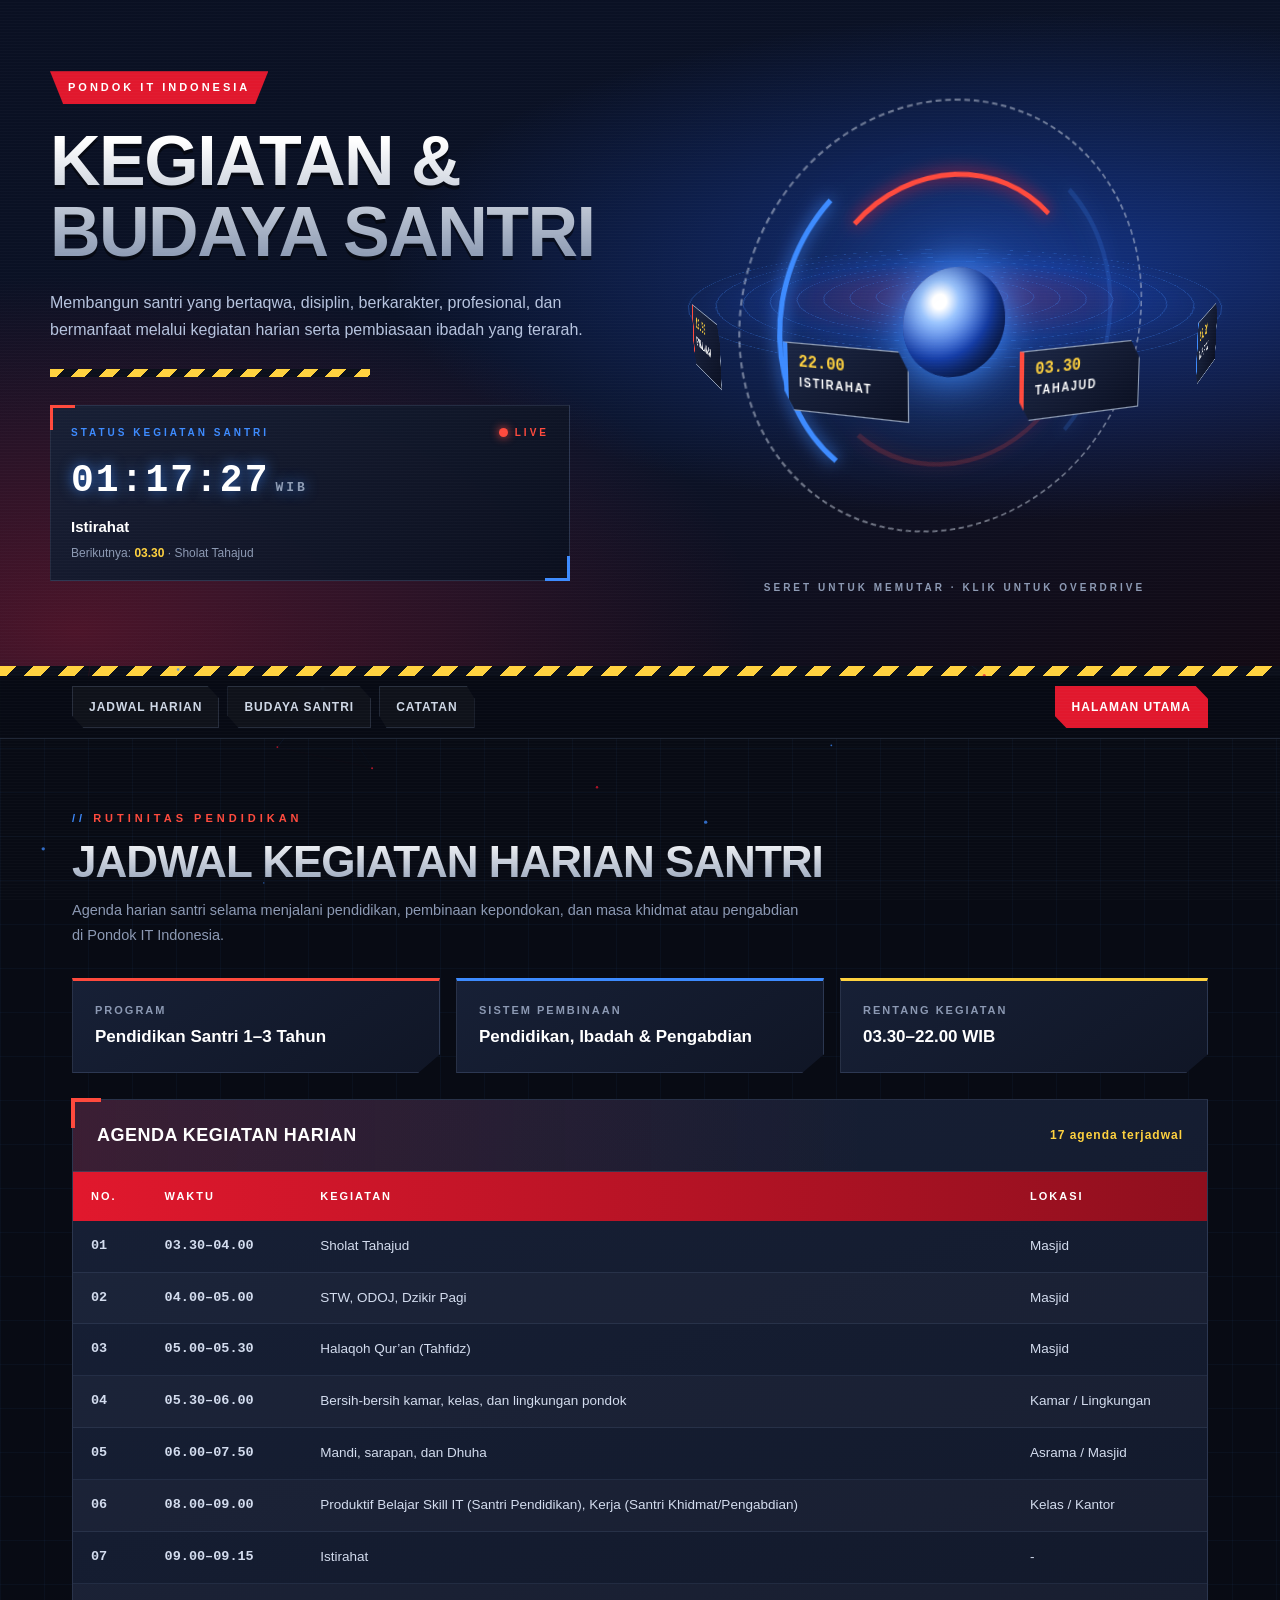
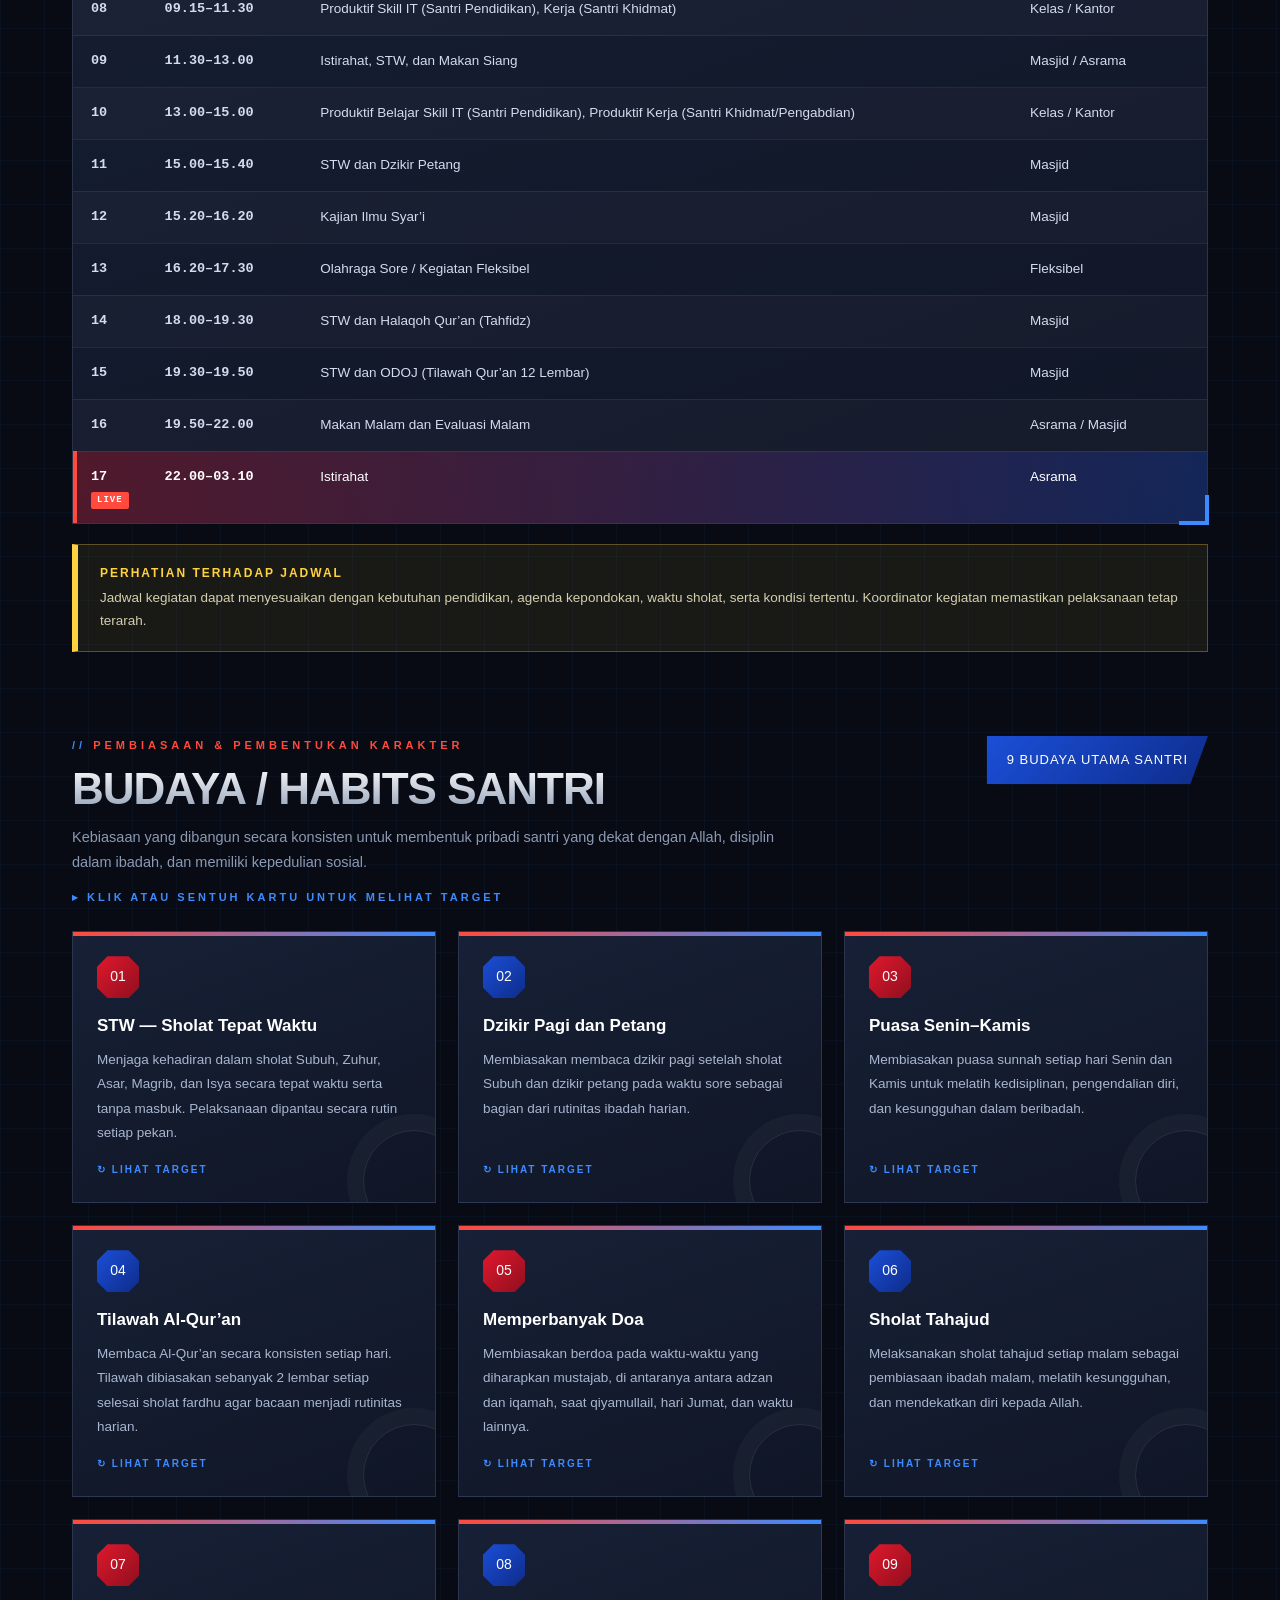
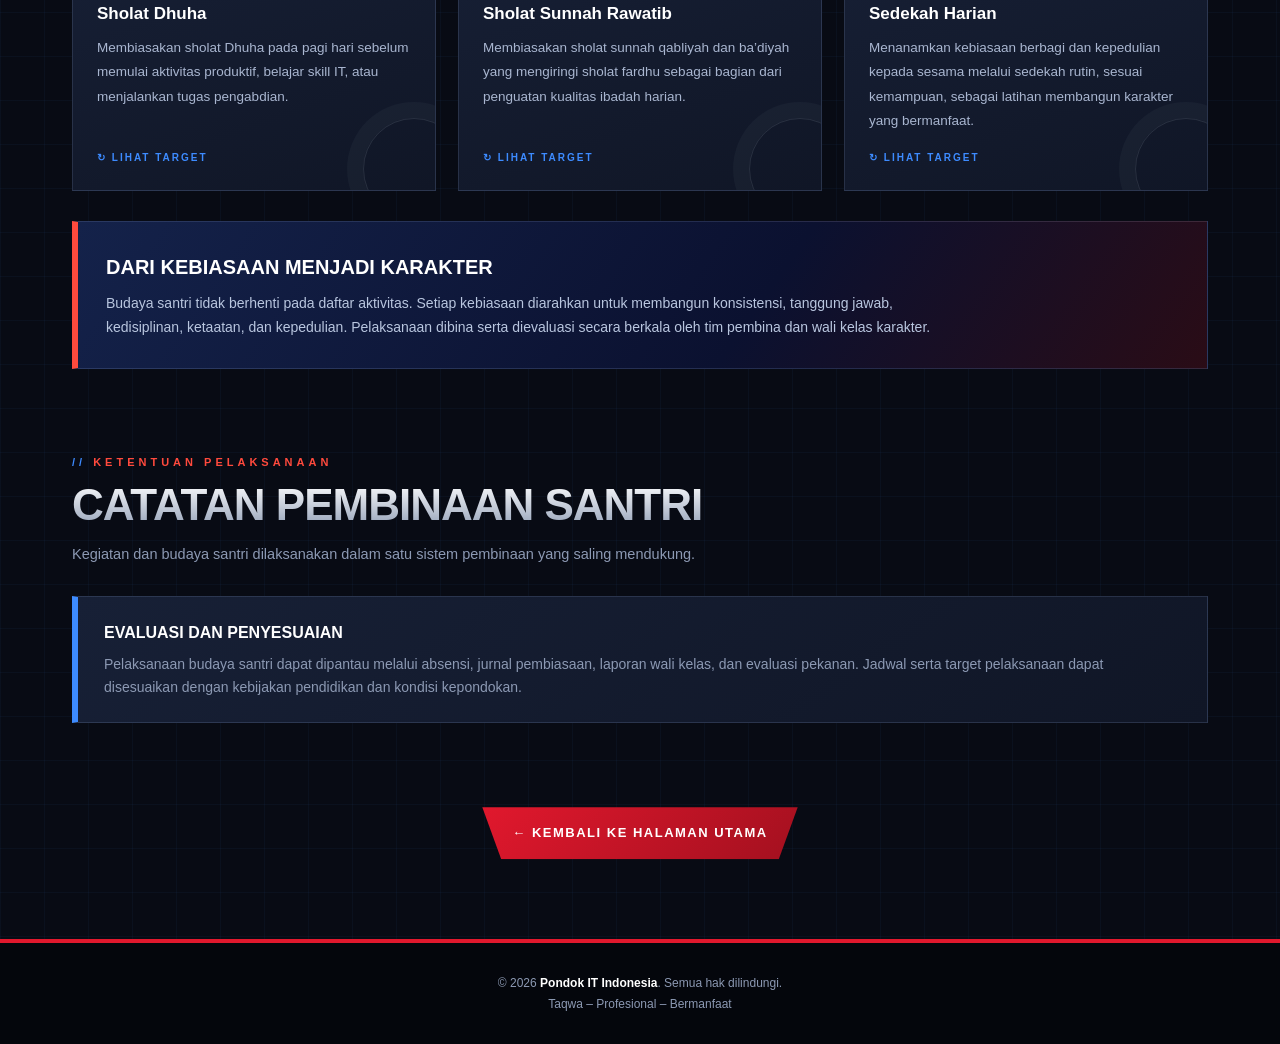
<file: kegiatan.html>
<!DOCTYPE html>
<html lang="id">
<head>
<meta charset="UTF-8">
<meta name="viewport" content="width=device-width, initial-scale=1.0">
<meta name="theme-color" content="#080b14">
<title>Kegiatan & Budaya Santri | Pondok IT Indonesia</title>
<meta name="description" content="Jadwal kegiatan harian dan budaya pembiasaan santri Pondok IT Indonesia.">

<style>
:root {
    --red: #e1182d;
    --red-2: #ff4a3d;
    --blue: #1b4fd8;
    --blue-2: #3d8bff;
    --chrome: #cfd8e6;
    --chrome-2: #8f9db5;
    --gun: #080b14;
    --gun-2: #101626;
    --gun-3: #172036;
    --hazard: #ffd23f;
    --text: #dfe6f3;
    --muted: #8c99b3;
    --line: rgba(160,185,235,.16);
    --head: Bahnschrift, "Arial Black", Impact, "Segoe UI", Arial, sans-serif;
}

* { margin: 0; padding: 0; box-sizing: border-box; }

html { scroll-behavior: smooth; scroll-padding-top: 84px; }

body {
    font-family: "Segoe UI", Arial, Helvetica, sans-serif;
    color: var(--text);
    background:
        linear-gradient(rgba(61,139,255,.045) 1px, transparent 1px) 0 0 / 44px 44px,
        linear-gradient(90deg, rgba(61,139,255,.045) 1px, transparent 1px) 0 0 / 44px 44px,
        var(--gun);
    line-height: 1.7;
    overflow-x: hidden;
}

body::after {
    content: ""; position: fixed; inset: 0; z-index: 400; pointer-events: none;
    background: repeating-linear-gradient(0deg, rgba(255,255,255,.018) 0 1px, transparent 1px 3px);
}

a { color: inherit; text-decoration: none; }
button { font: inherit; }

#fx { position: fixed; inset: 0; width: 100%; height: 100%; z-index: 0; pointer-events: none; }

.progress {
    position: fixed; top: 0; left: 0; height: 4px; width: 0; z-index: 500;
    background: linear-gradient(90deg, var(--red), var(--blue-2));
    box-shadow: 0 0 14px var(--red-2);
}

.hazard { height: 10px; background: repeating-linear-gradient(135deg, var(--hazard) 0 12px, #0b0f1a 12px 24px); }

/* ---------- HERO ---------- */
.kegiatan-header {
    position: relative; overflow: hidden; z-index: 1;
    padding: 56px 22px 70px;
    background:
        radial-gradient(ellipse at 82% 40%, rgba(27,79,216,.5), transparent 45%),
        radial-gradient(ellipse at 6% 95%, rgba(225,24,45,.3), transparent 40%),
        linear-gradient(160deg, #0a1022, #0b1328 60%, #130a14);
}

.header-container { position: relative; z-index: 1; max-width: 1180px; margin: auto; display: grid; grid-template-columns: 1.05fr .95fr; gap: 20px; align-items: center; }

.header-badge {
    display: inline-block; padding: 7px 18px; margin-bottom: 22px;
    background: var(--red); color: #fff;
    font-size: 11px; font-weight: 800; letter-spacing: 3px;
    clip-path: polygon(0 0, 100% 0, 94% 100%, 6% 100%);
    box-shadow: 0 0 22px rgba(225,24,45,.55);
}

.kegiatan-header h1 {
    font-family: var(--head);
    font-size: clamp(36px, 5.6vw, 70px);
    line-height: 1.02; letter-spacing: -1.5px; text-transform: uppercase;
    max-width: 640px; margin-bottom: 20px;
    background: linear-gradient(180deg, #fff 10%, var(--chrome-2) 90%);
    background-clip: text; -webkit-background-clip: text; color: transparent;
    filter: drop-shadow(0 4px 0 rgba(0,0,0,.5));
}

.kegiatan-header p { max-width: 560px; color: #b6c3de; font-size: 16px; }

.header-line { width: 100%; max-width: 320px; margin-top: 26px; height: 8px; background: repeating-linear-gradient(135deg, var(--hazard) 0 10px, #0b0f1a 10px 20px); }

/* panel status live */
.now-panel {
    position: relative; margin-top: 28px; max-width: 520px; padding: 18px 20px 16px;
    background: linear-gradient(145deg, rgba(23,32,54,.95), rgba(10,15,30,.95));
    border: 1px solid var(--line);
}
.now-panel::before, .now-panel::after { content: ""; position: absolute; width: 22px; height: 22px; }
.now-panel::before { left: -1px; top: -1px; border-top: 3px solid var(--red-2); border-left: 3px solid var(--red-2); }
.now-panel::after { right: -1px; bottom: -1px; border-bottom: 3px solid var(--blue-2); border-right: 3px solid var(--blue-2); }
.now-top { display: flex; justify-content: space-between; align-items: center; gap: 10px; font-size: 10px; letter-spacing: 3px; font-weight: 800; color: var(--blue-2); }
.live-dot { display: inline-flex; align-items: center; gap: 7px; color: var(--red-2); }
.live-dot::before { content: ""; width: 9px; height: 9px; border-radius: 50%; background: var(--red-2); box-shadow: 0 0 10px var(--red-2); animation: blink 1.2s infinite; }
@keyframes blink { 50% { opacity: .25; } }
.now-clock { margin: 8px 0 2px; font-family: "Courier New", monospace; font-size: 38px; font-weight: 800; letter-spacing: 2px; color: #fff; text-shadow: 0 0 14px rgba(61,139,255,.8); }
.now-clock small { font-size: 13px; color: var(--chrome-2); letter-spacing: 3px; margin-left: 6px; }
.now-activity { font-size: 15px; font-weight: 700; color: #fff; line-height: 1.45; }
.now-next { margin-top: 6px; font-size: 12px; color: var(--muted); }
.now-next strong { color: var(--hazard); }

/* panggung 3D */
.stage { position: relative; height: 540px; perspective: 1200px; display: grid; place-items: center; cursor: grab; touch-action: pan-y; user-select: none; }
.stage.drag { cursor: grabbing; }

.floorgrid {
    position: absolute; bottom: 20px; width: 560px; height: 560px; border-radius: 50%;
    background:
        repeating-radial-gradient(circle, rgba(61,139,255,.3) 0 1px, transparent 1px 26px),
        radial-gradient(circle, rgba(225,24,45,.3), rgba(27,79,216,.18) 45%, transparent 68%);
    transform: rotateX(76deg); animation: floorPulse 4s ease-in-out infinite;
}
@keyframes floorPulse { 50% { opacity: .6; } }

.rig { position: relative; width: 0; height: 0; transform-style: preserve-3d; }
.rig > * { position: absolute; left: 0; top: 0; transform-style: preserve-3d; }

.core {
    width: 112px; height: 112px; margin: -56px 0 0 -56px; border-radius: 50%;
    background: radial-gradient(circle at 35% 30%, #fff 0 7%, #9cc6ff 20%, var(--blue) 55%, #071443 100%);
    box-shadow: 0 0 40px var(--blue-2), 0 0 120px rgba(61,139,255,.75), inset -14px -14px 34px rgba(0,0,0,.55);
    animation: corePulse 2.4s ease-in-out infinite;
}
@keyframes corePulse { 50% { box-shadow: 0 0 60px var(--blue-2), 0 0 160px rgba(61,139,255,.95), inset -14px -14px 34px rgba(0,0,0,.55); transform: scale(1.06); } }
.stage.over .core { animation: hot .22s infinite alternate; }
@keyframes hot { from { filter: hue-rotate(0); transform: scale(1); } to { filter: hue-rotate(150deg) brightness(1.35); transform: scale(1.12); } }

.ring { border-radius: 50%; border: 5px solid transparent; }
.ring.r1 { width: 300px; height: 300px; margin: -150px 0 0 -150px; border-top-color: var(--red-2); border-bottom-color: rgba(255,74,61,.18); filter: drop-shadow(0 0 8px var(--red)); animation: gyroA 8s linear infinite; }
.ring.r2 { width: 366px; height: 366px; margin: -183px 0 0 -183px; border-left-color: var(--blue-2); border-right-color: rgba(61,139,255,.18); filter: drop-shadow(0 0 8px var(--blue-2)); animation: gyroB 11s linear infinite; }
.ring.r3 { width: 440px; height: 440px; margin: -220px 0 0 -220px; border: 2px dashed rgba(207,216,230,.5); animation: gyroC 18s linear infinite; }
@keyframes gyroA { from { transform: rotateX(75deg) rotateZ(0); } to { transform: rotateX(75deg) rotateZ(360deg); } }
@keyframes gyroB { from { transform: rotateY(75deg) rotateZ(0); } to { transform: rotateY(75deg) rotateZ(-360deg); } }
@keyframes gyroC { from { transform: rotateX(35deg) rotateY(35deg) rotateZ(0); } to { transform: rotateX(35deg) rotateY(35deg) rotateZ(360deg); } }
.stage.over .ring { animation-duration: 1.8s !important; }

.plates { animation: orbitY 38s linear infinite; }
@keyframes orbitY { to { transform: rotateY(360deg); } }
.stage.over .plates { animation-duration: 6s; }

.plate {
    position: absolute; width: 112px; height: 58px; margin: -29px 0 0 -56px;
    transform: rotateY(var(--a)) translateZ(250px);
    backface-visibility: hidden;
    padding: 7px 10px;
    background: linear-gradient(145deg, #1b2644, #0b1022);
    border: 1px solid var(--chrome-2);
    border-left: 4px solid var(--red-2);
    clip-path: polygon(0 0, 92% 0, 100% 28%, 100% 100%, 8% 100%, 0 72%);
}
.plate:nth-child(even) { border-left-color: var(--blue-2); }
.plate b { display: block; font-family: "Courier New", monospace; font-size: 14px; color: var(--hazard); line-height: 1.2; }
.plate span { display: block; font-size: 10px; letter-spacing: 1.5px; color: #fff; font-weight: 800; text-transform: uppercase; }

.shock { position: absolute; bottom: 40px; width: 60px; height: 60px; border-radius: 50%; border: 3px solid var(--red-2); opacity: 0; transform: rotateX(76deg) scale(.2); pointer-events: none; }
.stage.over .shock { animation: shock .9s ease-out; }
@keyframes shock { 0% { opacity: 1; transform: rotateX(76deg) scale(.2); } 100% { opacity: 0; transform: rotateX(76deg) scale(10); } }
.flash { position: absolute; inset: 0; background: radial-gradient(circle, rgba(255,74,61,.35), transparent 60%); opacity: 0; pointer-events: none; }
.stage.over .flash { animation: flash .6s ease-out; }
@keyframes flash { from { opacity: 1; } to { opacity: 0; } }
.stage-hint { position: absolute; bottom: 0; font-size: 10px; letter-spacing: 3px; color: var(--muted); font-weight: 800; }

/* ---------- NAVIGASI ---------- */
.page-nav { position: sticky; top: 0; z-index: 300; background: rgba(8,11,20,.85); backdrop-filter: blur(14px); border-bottom: 1px solid var(--line); }
.nav-inner { max-width: 1180px; margin: auto; padding: 10px 22px; display: flex; flex-wrap: wrap; align-items: center; gap: 8px; }
.nav-inner a {
    font-size: 12px; font-weight: 800; letter-spacing: 1px; text-transform: uppercase;
    color: var(--chrome); padding: 10px 16px;
    border: 1px solid var(--line); background: rgba(255,255,255,.03);
    clip-path: polygon(0 0, 92% 0, 100% 30%, 100% 100%, 8% 100%, 0 70%);
    transition: .2s;
}
.nav-inner a:hover { color: #fff; border-color: var(--blue-2); background: rgba(61,139,255,.18); }
.nav-inner .nav-home { margin-left: auto; background: var(--red); border-color: var(--red); color: #fff; }
.nav-inner .nav-home:hover { background: var(--red-2); }

/* ---------- LAYOUT ---------- */
main { position: relative; z-index: 1; max-width: 1180px; margin: auto; padding: 70px 22px 80px; }
.section-block { margin-bottom: 84px; }
.section-heading { margin-bottom: 30px; }

.eyebrow { display: block; color: var(--red-2); font-size: 11px; letter-spacing: 4px; font-weight: 900; margin-bottom: 10px; }
.eyebrow::before { content: "// "; color: var(--blue-2); }

.section-heading h2 {
    font-family: var(--head);
    font-size: clamp(27px, 4vw, 44px); line-height: 1.1; letter-spacing: -1px; text-transform: uppercase;
    margin-bottom: 12px;
    background: linear-gradient(180deg, #fff, var(--chrome-2));
    background-clip: text; -webkit-background-clip: text; color: transparent;
}
.section-heading p { max-width: 730px; color: var(--muted); font-size: 14.5px; }

/* ---------- INFO ---------- */
.schedule-info { display: grid; grid-template-columns: repeat(3, 1fr); gap: 16px; margin-bottom: 26px; }
.info-card {
    position: relative; padding: 20px 22px;
    background: linear-gradient(145deg, var(--gun-3), var(--gun-2));
    border: 1px solid var(--line); border-top: 3px solid var(--red-2);
    clip-path: polygon(0 0, 100% 0, 100% 80%, 94% 100%, 0 100%);
    transition: transform .2s, border-color .2s;
}
.info-card:nth-child(2) { border-top-color: var(--blue-2); }
.info-card:nth-child(3) { border-top-color: var(--hazard); }
.info-card:hover { transform: translateY(-4px); }
.info-card span { display: block; color: var(--muted); font-size: 11px; letter-spacing: 2px; text-transform: uppercase; margin-bottom: 4px; font-weight: 700; }
.info-card strong { color: #fff; font-family: var(--head); font-size: 17px; }

/* ---------- TABEL ---------- */
.table-card { position: relative; background: linear-gradient(160deg, var(--gun-3), var(--gun-2)); border: 1px solid var(--line); }
.table-card::before, .table-card::after { content: ""; position: absolute; width: 26px; height: 26px; z-index: 2; pointer-events: none; }
.table-card::before { left: -2px; top: -2px; border-top: 4px solid var(--red-2); border-left: 4px solid var(--red-2); }
.table-card::after { right: -2px; bottom: -2px; border-bottom: 4px solid var(--blue-2); border-right: 4px solid var(--blue-2); }

.table-title { padding: 20px 24px; display: flex; align-items: center; justify-content: space-between; gap: 15px; border-bottom: 1px solid var(--line); background: linear-gradient(90deg, rgba(225,24,45,.18), transparent 70%); }
.table-title h3 { color: #fff; font-family: var(--head); font-size: 18px; text-transform: uppercase; letter-spacing: .5px; }
.table-title span { color: var(--hazard); font-size: 12px; font-weight: 800; letter-spacing: 1px; }

.table-wrapper { width: 100%; overflow-x: auto; }
.schedule-table { width: 100%; border-collapse: collapse; min-width: 700px; }
.schedule-table thead { background: linear-gradient(90deg, var(--red), #8f0f1e); color: #fff; }
.schedule-table th { text-align: left; padding: 15px 18px; font-size: 11px; letter-spacing: 2px; font-weight: 900; }
.schedule-table td { padding: 14px 18px; border-bottom: 1px solid rgba(160,185,235,.1); font-size: 13.5px; vertical-align: top; color: #d3dcee; transition: background .2s; }
.schedule-table tbody tr:nth-child(even) { background: rgba(255,255,255,.022); }
.schedule-table tbody tr:hover { background: rgba(61,139,255,.12); }
.schedule-table tbody tr:last-child td { border-bottom: none; }
.number-cell { width: 65px; color: var(--chrome-2); font-weight: 800; font-family: "Courier New", monospace; }
.time { color: var(--hazard); white-space: nowrap; font-weight: 800; font-family: "Courier New", monospace; font-variant-numeric: tabular-nums; }
.location { color: var(--muted); white-space: nowrap; }

.schedule-table tbody tr.live { background: linear-gradient(90deg, rgba(225,24,45,.3), rgba(27,79,216,.28)); box-shadow: inset 4px 0 0 var(--red-2); }
.schedule-table tbody tr.live td { color: #fff; }
.schedule-table tbody tr.live .number-cell::after {
    content: "LIVE"; display: block; margin-top: 3px; padding: 1px 6px; width: max-content;
    background: var(--red-2); color: #fff; font-size: 9px; letter-spacing: 1px; border-radius: 2px; animation: blink 1.2s infinite;
}

.schedule-note { margin-top: 20px; padding: 18px 22px; background: rgba(255,210,63,.07); border: 1px solid rgba(255,210,63,.3); border-left: 6px solid var(--hazard); }
.schedule-note strong { display: block; color: var(--hazard); font-size: 12px; letter-spacing: 2px; text-transform: uppercase; margin-bottom: 4px; }
.schedule-note p { color: #d6cfae; font-size: 13.5px; }

/* ---------- BUDAYA ---------- */
.habits-intro { display: flex; align-items: flex-start; justify-content: space-between; gap: 25px; margin-bottom: 14px; }
.habits-target {
    flex-shrink: 0; padding: 13px 20px; color: #fff; font-family: var(--head); font-size: 13px; letter-spacing: 1px; text-transform: uppercase;
    background: linear-gradient(135deg, var(--blue), #0e2c8a);
    clip-path: polygon(0 0, 100% 0, 92% 100%, 0 100%);
    box-shadow: 0 0 24px rgba(27,79,216,.6);
}
.habits-hint { margin-bottom: 24px; font-size: 11px; letter-spacing: 3px; color: var(--blue-2); font-weight: 800; }

.habits-grid { display: grid; grid-template-columns: repeat(3, minmax(0, 1fr)); gap: 22px; }

.habit-card { perspective: 1000px; outline: none; cursor: pointer; }
.habit-tilt { transform-style: preserve-3d; transition: transform .15s ease-out; height: 100%; }
.habit-inner { display: grid; height: 100%; transform-style: preserve-3d; transition: transform .75s cubic-bezier(.2,.8,.2,1); }
.habit-card.flipped .habit-inner { transform: rotateY(180deg); }
.habit-card:focus-visible .habit-front { outline: 3px solid var(--hazard); outline-offset: 2px; }

.habit-front, .habit-back { grid-area: 1 / 1; backface-visibility: hidden; -webkit-backface-visibility: hidden; position: relative; padding: 24px; border: 1px solid var(--line); overflow: hidden; }

.habit-front { background: linear-gradient(160deg, var(--gun-3), var(--gun-2)); display: flex; flex-direction: column; }
.habit-front::before { content: ""; position: absolute; left: 0; top: 0; right: 0; height: 4px; background: linear-gradient(90deg, var(--red-2), var(--blue-2)); }
.habit-front::after { content: ""; position: absolute; right: -30px; bottom: -30px; width: 100px; height: 100px; border: 1px solid rgba(207,216,230,.12); border-radius: 50%; box-shadow: 0 0 0 16px rgba(207,216,230,.04); }

.habit-number {
    display: inline-grid; place-items: center; width: 42px; height: 42px; margin-bottom: 16px;
    background: linear-gradient(135deg, var(--red), #8f0f1e); color: #fff;
    font-family: var(--head); font-size: 14px;
    clip-path: polygon(25% 0, 75% 0, 100% 25%, 100% 75%, 75% 100%, 25% 100%, 0 75%, 0 25%);
}
.habit-card:nth-child(even) .habit-number { background: linear-gradient(135deg, var(--blue), #0e2c8a); }

.habit-card h3 { color: #fff; font-size: 17px; line-height: 1.4; margin-bottom: 10px; font-family: var(--head); }
.habit-card p { color: #a9b6d0; font-size: 13.5px; line-height: 1.8; }
.flip-hint { margin-top: auto; padding-top: 16px; font-size: 10px; letter-spacing: 2px; font-weight: 800; color: var(--blue-2); }

.habit-back {
    transform: rotateY(180deg);
    display: flex; flex-direction: column; justify-content: center; align-items: flex-start;
    background:
        repeating-linear-gradient(135deg, rgba(255,255,255,.05) 0 2px, transparent 2px 14px),
        linear-gradient(145deg, var(--red), #6a0a17 55%, var(--blue));
    border-color: rgba(255,255,255,.3);
}
.back-label { font-size: 11px; letter-spacing: 4px; font-weight: 900; color: var(--hazard); margin-bottom: 14px; }
.habit-target { font-family: var(--head); font-size: 22px; line-height: 1.3; color: #fff; text-transform: uppercase; text-shadow: 0 3px 0 rgba(0,0,0,.35); }
.back-title { margin-top: 18px; font-size: 12px; letter-spacing: 1.5px; color: rgba(255,255,255,.8); font-weight: 700; text-transform: uppercase; }

.habit-principle {
    position: relative; margin-top: 30px; padding: 28px;
    background: linear-gradient(125deg, #14224a, #0b1130 60%, #2a0c16);
    border: 1px solid var(--line); border-left: 6px solid var(--red-2);
}
.habit-principle h3 { font-family: var(--head); font-size: 20px; text-transform: uppercase; color: #fff; margin-bottom: 8px; }
.habit-principle p { max-width: 860px; font-size: 14px; color: #b9c6df; }

.general-note { padding: 22px 26px; background: linear-gradient(145deg, var(--gun-3), var(--gun-2)); border: 1px solid var(--line); border-left: 6px solid var(--blue-2); margin-top: 28px; }
.general-note h3 { font-family: var(--head); font-size: 16px; text-transform: uppercase; color: #fff; margin-bottom: 6px; }
.general-note p { color: var(--muted); font-size: 14px; }

.back-home { text-align: center; margin-top: 52px; }
.back-home a {
    display: inline-flex; align-items: center; gap: 10px; padding: 15px 30px;
    background: linear-gradient(135deg, var(--red), #a3101f); color: #fff;
    font-size: 13px; font-weight: 900; letter-spacing: 1.5px; text-transform: uppercase;
    clip-path: polygon(0 0, 100% 0, 94% 100%, 6% 100%);
    box-shadow: 0 0 30px rgba(225,24,45,.5);
    transition: transform .2s, filter .2s;
}
.back-home a:hover { transform: translateY(-3px); filter: brightness(1.2); }

footer { position: relative; z-index: 1; padding: 30px 20px; text-align: center; background: #04060c; border-top: 4px solid var(--red); color: var(--muted); font-size: 12px; }
footer strong { color: #fff; }

.reveal { opacity: 0; transform: translateY(40px); transition: opacity .8s, transform .8s; }
.reveal.show { opacity: 1; transform: none; }

/* ---------- RESPONSIVE ---------- */
@media (max-width: 960px) {
    .header-container { grid-template-columns: 1fr; }
    .stage { height: 500px; transform: scale(.9); margin-top: -10px; }
    .habits-grid { grid-template-columns: repeat(2, minmax(0, 1fr)); }
    .schedule-info { grid-template-columns: 1fr; gap: 10px; }
}

@media (max-width: 600px) {
    .kegiatan-header { padding: 40px 18px 50px; }
    .kegiatan-header p { font-size: 14px; }
    .now-clock { font-size: 30px; }
    .stage { height: 430px; transform: scale(.66); margin: -50px 0 -60px; }
    .nav-inner { padding: 8px 12px; gap: 5px; }
    .nav-inner a { font-size: 10.5px; padding: 8px 10px; }
    .nav-inner .nav-home { margin-left: 0; }
    main { padding: 48px 15px 58px; }
    .section-block { margin-bottom: 58px; }
    .habits-intro { flex-direction: column; gap: 12px; }
    .habits-grid { grid-template-columns: 1fr; gap: 16px; }
    .table-title { align-items: flex-start; flex-direction: column; gap: 4px; }
    .schedule-table td, .schedule-table th { padding: 12px; }
    .habit-principle, .general-note { padding: 20px; }
}

@media (prefers-reduced-motion: reduce) {
    html { scroll-behavior: auto; }
    *, *::before, *::after { animation: none !important; transition-duration: .01ms !important; }
    .reveal { opacity: 1; transform: none; }
}

@media print {
    #fx, .progress, .page-nav, .back-home, .stage, .now-panel, body::after { display: none; }
    body { background: #fff; color: #111; }
    .kegiatan-header { background: #fff; padding: 20px 0; }
    .kegiatan-header h1, .section-heading h2 { background: none; color: #111; filter: none; }
    .kegiatan-header p, .section-heading p, .habit-card p, .info-card strong, .schedule-table td { color: #222; }
    .table-card, .habit-front, .info-card, .habit-principle, .general-note { background: #fff; border-color: #bbb; }
    .schedule-table thead { background: #ddd; color: #111; }
    .habit-inner { display: block; transform: none !important; }
    .habit-front, .habit-back { position: static; transform: none; backface-visibility: visible; background: #fff; color: #111; }
    .habit-back { padding: 0 24px 16px; border: 0; }
    .habit-target, .back-label, .back-title { color: #111; text-shadow: none; }
    .habit-card, .table-card { break-inside: avoid; }
    .reveal { opacity: 1; transform: none; }
}
</style>
</head>

<body>
<canvas id="fx"></canvas>
<div class="progress" id="progress"></div>

<!-- HEADER -->
<header class="kegiatan-header">
    <div class="header-container">
        <div>
            <div class="header-badge">PONDOK IT INDONESIA</div>
            <h1>Kegiatan &amp; Budaya Santri</h1>
            <p>
                Membangun santri yang bertaqwa, disiplin, berkarakter,
                profesional, dan bermanfaat melalui kegiatan harian
                serta pembiasaan ibadah yang terarah.
            </p>
            <div class="header-line"></div>

            <div class="now-panel" aria-live="off">
                <div class="now-top"><span>STATUS KEGIATAN SANTRI</span><span class="live-dot">LIVE</span></div>
                <div class="now-clock"><span id="clock">--:--:--</span><small>WIB</small></div>
                <div class="now-activity" id="nowActivity">Memuat jadwal…</div>
                <div class="now-next" id="nowNext"></div>
            </div>
        </div>

        <!-- INTI ENERGI 3D -->
        <div class="stage" id="stage" aria-hidden="true">
            <div class="floorgrid"></div>
            <div class="shock"></div>
            <div class="rig" id="rig">
                <div class="core"></div>
                <div class="ring r3"></div>
                <div class="ring r2"></div>
                <div class="ring r1"></div>
                <div class="plates">
                    <div class="plate" style="--a:0deg"><b>03.30</b><span>Tahajud</span></div>
                    <div class="plate" style="--a:45deg"><b>05.00</b><span>Tahfidz</span></div>
                    <div class="plate" style="--a:90deg"><b>08.00</b><span>Skill IT</span></div>
                    <div class="plate" style="--a:135deg"><b>11.30</b><span>STW</span></div>
                    <div class="plate" style="--a:180deg"><b>15.20</b><span>Kajian</span></div>
                    <div class="plate" style="--a:225deg"><b>16.20</b><span>Olahraga</span></div>
                    <div class="plate" style="--a:270deg"><b>19.50</b><span>Evaluasi</span></div>
                    <div class="plate" style="--a:315deg"><b>22.00</b><span>Istirahat</span></div>
                </div>
            </div>
            <div class="flash"></div>
            <span class="stage-hint">SERET UNTUK MEMUTAR · KLIK UNTUK OVERDRIVE</span>
        </div>
    </div>
</header>
<div class="hazard" aria-hidden="true"></div>

<!-- NAVIGASI -->
<nav class="page-nav" aria-label="Navigasi halaman">
    <div class="nav-inner">
        <a href="#jadwal">Jadwal Harian</a>
        <a href="#budaya">Budaya Santri</a>
        <a href="#catatan">Catatan</a>
        <a class="nav-home" href="index.html">Halaman Utama</a>
    </div>
</nav>

<main>

    <!-- BAGIAN JADWAL -->
    <section class="section-block" id="jadwal">

        <div class="section-heading reveal">
            <span class="eyebrow">RUTINITAS PENDIDIKAN</span>
            <h2>Jadwal Kegiatan Harian Santri</h2>
            <p>
                Agenda harian santri selama menjalani pendidikan,
                pembinaan kepondokan, dan masa khidmat atau pengabdian
                di Pondok IT Indonesia.
            </p>
        </div>

        <div class="schedule-info reveal">
            <div class="info-card">
                <span>Program</span>
                <strong>Pendidikan Santri 1–3 Tahun</strong>
            </div>

            <div class="info-card">
                <span>Sistem Pembinaan</span>
                <strong>Pendidikan, Ibadah &amp; Pengabdian</strong>
            </div>

            <div class="info-card">
                <span>Rentang Kegiatan</span>
                <strong>03.30–22.00 WIB</strong>
            </div>
        </div>

        <div class="table-card reveal">
            <div class="table-title">
                <h3>Agenda Kegiatan Harian</h3>
                <span>17 agenda terjadwal</span>
            </div>

            <div class="table-wrapper">
                <table class="schedule-table" id="scheduleTable">
                    <thead>
                        <tr>
                            <th>NO.</th>
                            <th>WAKTU</th>
                            <th>KEGIATAN</th>
                            <th>LOKASI</th>
                        </tr>
                    </thead>

                    <tbody>
                        <tr>
                            <td class="number-cell">01</td>
                            <td class="time">03.30–04.00</td>
                            <td>Sholat Tahajud</td>
                            <td class="location">Masjid</td>
                        </tr>

                        <tr>
                            <td class="number-cell">02</td>
                            <td class="time">04.00–05.00</td>
                            <td>STW, ODOJ, Dzikir Pagi</td>
                            <td class="location">Masjid</td>
                        </tr>

                        <tr>
                            <td class="number-cell">03</td>
                            <td class="time">05.00–05.30</td>
                            <td>Halaqoh Qur’an (Tahfidz)</td>
                            <td class="location">Masjid</td>
                        </tr>

                        <tr>
                            <td class="number-cell">04</td>
                            <td class="time">05.30–06.00</td>
                            <td>Bersih-bersih kamar, kelas, dan lingkungan pondok</td>
                            <td class="location">Kamar / Lingkungan</td>
                        </tr>

                        <tr>
                            <td class="number-cell">05</td>
                            <td class="time">06.00–07.50</td>
                            <td>Mandi, sarapan, dan Dhuha</td>
                            <td class="location">Asrama / Masjid</td>
                        </tr>

                        <tr>
                            <td class="number-cell">06</td>
                            <td class="time">08.00–09.00</td>
                            <td>
                                Produktif Belajar Skill IT (Santri Pendidikan),
                                Kerja (Santri Khidmat/Pengabdian)
                            </td>
                            <td class="location">Kelas / Kantor</td>
                        </tr>

                        <tr>
                            <td class="number-cell">07</td>
                            <td class="time">09.00–09.15</td>
                            <td>Istirahat</td>
                            <td class="location">-</td>
                        </tr>

                        <tr>
                            <td class="number-cell">08</td>
                            <td class="time">09.15–11.30</td>
                            <td>
                                Produktif Skill IT (Santri Pendidikan),
                                Kerja (Santri Khidmat)
                            </td>
                            <td class="location">Kelas / Kantor</td>
                        </tr>

                        <tr>
                            <td class="number-cell">09</td>
                            <td class="time">11.30–13.00</td>
                            <td>Istirahat, STW, dan Makan Siang</td>
                            <td class="location">Masjid / Asrama</td>
                        </tr>

                        <tr>
                            <td class="number-cell">10</td>
                            <td class="time">13.00–15.00</td>
                            <td>
                                Produktif Belajar Skill IT (Santri Pendidikan),
                                Produktif Kerja (Santri Khidmat/Pengabdian)
                            </td>
                            <td class="location">Kelas / Kantor</td>
                        </tr>

                        <tr>
                            <td class="number-cell">11</td>
                            <td class="time">15.00–15.40</td>
                            <td>STW dan Dzikir Petang</td>
                            <td class="location">Masjid</td>
                        </tr>

                        <tr>
                            <td class="number-cell">12</td>
                            <td class="time">15.20–16.20</td>
                            <td>Kajian Ilmu Syar’i</td>
                            <td class="location">Masjid</td>
                        </tr>

                        <tr>
                            <td class="number-cell">13</td>
                            <td class="time">16.20–17.30</td>
                            <td>Olahraga Sore / Kegiatan Fleksibel</td>
                            <td class="location">Fleksibel</td>
                        </tr>

                        <tr>
                            <td class="number-cell">14</td>
                            <td class="time">18.00–19.30</td>
                            <td>STW dan Halaqoh Qur’an (Tahfidz)</td>
                            <td class="location">Masjid</td>
                        </tr>

                        <tr>
                            <td class="number-cell">15</td>
                            <td class="time">19.30–19.50</td>
                            <td>STW dan ODOJ (Tilawah Qur’an 12 Lembar)</td>
                            <td class="location">Masjid</td>
                        </tr>

                        <tr>
                            <td class="number-cell">16</td>
                            <td class="time">19.50–22.00</td>
                            <td>Makan Malam dan Evaluasi Malam</td>
                            <td class="location">Asrama / Masjid</td>
                        </tr>

                        <tr>
                            <td class="number-cell">17</td>
                            <td class="time">22.00–03.10</td>
                            <td>Istirahat</td>
                            <td class="location">Asrama</td>
                        </tr>
                    </tbody>
                </table>
            </div>
        </div>

        <div class="schedule-note reveal">
            <strong>Perhatian terhadap jadwal</strong>
            <p>
                Jadwal kegiatan dapat menyesuaikan dengan kebutuhan
                pendidikan, agenda kepondokan, waktu sholat, serta
                kondisi tertentu. Koordinator kegiatan memastikan
                pelaksanaan tetap terarah.
            </p>
        </div>
    </section>


    <!-- BAGIAN BUDAYA SANTRI -->
    <section class="section-block habits-section" id="budaya">

        <div class="habits-intro reveal">
            <div class="section-heading" style="margin-bottom:0">
                <span class="eyebrow">PEMBIASAAN &amp; PEMBENTUKAN KARAKTER</span>
                <h2>Budaya / Habits Santri</h2>
                <p>
                    Kebiasaan yang dibangun secara konsisten untuk
                    membentuk pribadi santri yang dekat dengan Allah,
                    disiplin dalam ibadah, dan memiliki kepedulian sosial.
                </p>
            </div>

            <div class="habits-target">
                9 Budaya Utama Santri
            </div>
        </div>

        <p class="habits-hint reveal">▸ KLIK ATAU SENTUH KARTU UNTUK MELIHAT TARGET</p>

        <div class="habits-grid">

            <article class="habit-card reveal" tabindex="0" role="button" aria-pressed="false">
                <div class="habit-tilt"><div class="habit-inner">
                    <div class="habit-front">
                        <div class="habit-number">01</div>
                        <h3>STW — Sholat Tepat Waktu</h3>
                        <p>
                            Menjaga kehadiran dalam sholat Subuh, Zuhur, Asar,
                            Magrib, dan Isya secara tepat waktu serta tanpa
                            masbuk. Pelaksanaan dipantau secara rutin setiap pekan.
                        </p>
                        <div class="flip-hint">↻ LIHAT TARGET</div>
                    </div>
                    <div class="habit-back">
                        <div class="back-label">TARGET</div>
                        <div class="habit-target">Target kehadiran 90–100% per pekan</div>
                        <div class="back-title">01 · STW — Sholat Tepat Waktu</div>
                    </div>
                </div></div>
            </article>

            <article class="habit-card reveal" tabindex="0" role="button" aria-pressed="false">
                <div class="habit-tilt"><div class="habit-inner">
                    <div class="habit-front">
                        <div class="habit-number">02</div>
                        <h3>Dzikir Pagi dan Petang</h3>
                        <p>
                            Membiasakan membaca dzikir pagi setelah sholat
                            Subuh dan dzikir petang pada waktu sore sebagai
                            bagian dari rutinitas ibadah harian.
                        </p>
                        <div class="flip-hint">↻ LIHAT TARGET</div>
                    </div>
                    <div class="habit-back">
                        <div class="back-label">TARGET</div>
                        <div class="habit-target">Target: 2 kali sehari</div>
                        <div class="back-title">02 · Dzikir Pagi dan Petang</div>
                    </div>
                </div></div>
            </article>

            <article class="habit-card reveal" tabindex="0" role="button" aria-pressed="false">
                <div class="habit-tilt"><div class="habit-inner">
                    <div class="habit-front">
                        <div class="habit-number">03</div>
                        <h3>Puasa Senin–Kamis</h3>
                        <p>
                            Membiasakan puasa sunnah setiap hari Senin dan
                            Kamis untuk melatih kedisiplinan, pengendalian diri,
                            dan kesungguhan dalam beribadah.
                        </p>
                        <div class="flip-hint">↻ LIHAT TARGET</div>
                    </div>
                    <div class="habit-back">
                        <div class="back-label">TARGET</div>
                        <div class="habit-target">Target: 2 hari setiap pekan</div>
                        <div class="back-title">03 · Puasa Senin–Kamis</div>
                    </div>
                </div></div>
            </article>

            <article class="habit-card reveal" tabindex="0" role="button" aria-pressed="false">
                <div class="habit-tilt"><div class="habit-inner">
                    <div class="habit-front">
                        <div class="habit-number">04</div>
                        <h3>Tilawah Al-Qur’an</h3>
                        <p>
                            Membaca Al-Qur’an secara konsisten setiap hari.
                            Tilawah dibiasakan sebanyak 2 lembar setiap selesai
                            sholat fardhu agar bacaan menjadi rutinitas harian.
                        </p>
                        <div class="flip-hint">↻ LIHAT TARGET</div>
                    </div>
                    <div class="habit-back">
                        <div class="back-label">TARGET</div>
                        <div class="habit-target">Target: 1 juz per hari</div>
                        <div class="back-title">04 · Tilawah Al-Qur’an</div>
                    </div>
                </div></div>
            </article>

            <article class="habit-card reveal" tabindex="0" role="button" aria-pressed="false">
                <div class="habit-tilt"><div class="habit-inner">
                    <div class="habit-front">
                        <div class="habit-number">05</div>
                        <h3>Memperbanyak Doa</h3>
                        <p>
                            Membiasakan berdoa pada waktu-waktu yang diharapkan
                            mustajab, di antaranya antara adzan dan iqamah,
                            saat qiyamullail, hari Jumat, dan waktu lainnya.
                        </p>
                        <div class="flip-hint">↻ LIHAT TARGET</div>
                    </div>
                    <div class="habit-back">
                        <div class="back-label">TARGET</div>
                        <div class="habit-target">Target: rutin setiap hari</div>
                        <div class="back-title">05 · Memperbanyak Doa</div>
                    </div>
                </div></div>
            </article>

            <article class="habit-card reveal" tabindex="0" role="button" aria-pressed="false">
                <div class="habit-tilt"><div class="habit-inner">
                    <div class="habit-front">
                        <div class="habit-number">06</div>
                        <h3>Sholat Tahajud</h3>
                        <p>
                            Melaksanakan sholat tahajud setiap malam sebagai
                            pembiasaan ibadah malam, melatih kesungguhan,
                            dan mendekatkan diri kepada Allah.
                        </p>
                        <div class="flip-hint">↻ LIHAT TARGET</div>
                    </div>
                    <div class="habit-back">
                        <div class="back-label">TARGET</div>
                        <div class="habit-target">Target: minimal 4 rakaat + 1 witir</div>
                        <div class="back-title">06 · Sholat Tahajud</div>
                    </div>
                </div></div>
            </article>

            <article class="habit-card reveal" tabindex="0" role="button" aria-pressed="false">
                <div class="habit-tilt"><div class="habit-inner">
                    <div class="habit-front">
                        <div class="habit-number">07</div>
                        <h3>Sholat Dhuha</h3>
                        <p>
                            Membiasakan sholat Dhuha pada pagi hari sebelum
                            memulai aktivitas produktif, belajar skill IT,
                            atau menjalankan tugas pengabdian.
                        </p>
                        <div class="flip-hint">↻ LIHAT TARGET</div>
                    </div>
                    <div class="habit-back">
                        <div class="back-label">TARGET</div>
                        <div class="habit-target">Target: minimal 4 rakaat setiap pagi</div>
                        <div class="back-title">07 · Sholat Dhuha</div>
                    </div>
                </div></div>
            </article>

            <article class="habit-card reveal" tabindex="0" role="button" aria-pressed="false">
                <div class="habit-tilt"><div class="habit-inner">
                    <div class="habit-front">
                        <div class="habit-number">08</div>
                        <h3>Sholat Sunnah Rawatib</h3>
                        <p>
                            Membiasakan sholat sunnah qabliyah dan ba’diyah
                            yang mengiringi sholat fardhu sebagai bagian
                            dari penguatan kualitas ibadah harian.
                        </p>
                        <div class="flip-hint">↻ LIHAT TARGET</div>
                    </div>
                    <div class="habit-back">
                        <div class="back-label">TARGET</div>
                        <div class="habit-target">Target: 12 rakaat setiap hari</div>
                        <div class="back-title">08 · Sholat Sunnah Rawatib</div>
                    </div>
                </div></div>
            </article>

            <article class="habit-card reveal" tabindex="0" role="button" aria-pressed="false">
                <div class="habit-tilt"><div class="habit-inner">
                    <div class="habit-front">
                        <div class="habit-number">09</div>
                        <h3>Sedekah Harian</h3>
                        <p>
                            Menanamkan kebiasaan berbagi dan kepedulian kepada
                            sesama melalui sedekah rutin, sesuai kemampuan,
                            sebagai latihan membangun karakter yang bermanfaat.
                        </p>
                        <div class="flip-hint">↻ LIHAT TARGET</div>
                    </div>
                    <div class="habit-back">
                        <div class="back-label">TARGET</div>
                        <div class="habit-target">Target: minimal Rp500 per hari</div>
                        <div class="back-title">09 · Sedekah Harian</div>
                    </div>
                </div></div>
            </article>

        </div>

        <div class="habit-principle reveal">
            <h3>Dari Kebiasaan Menjadi Karakter</h3>
            <p>
                Budaya santri tidak berhenti pada daftar aktivitas.
                Setiap kebiasaan diarahkan untuk membangun konsistensi,
                tanggung jawab, kedisiplinan, ketaatan, dan kepedulian.
                Pelaksanaan dibina serta dievaluasi secara berkala oleh
                tim pembina dan wali kelas karakter.
            </p>
        </div>

    </section>


    <!-- CATATAN -->
    <section class="section-block" id="catatan">
        <div class="section-heading reveal">
            <span class="eyebrow">KETENTUAN PELAKSANAAN</span>
            <h2>Catatan Pembinaan Santri</h2>
            <p>
                Kegiatan dan budaya santri dilaksanakan dalam satu
                sistem pembinaan yang saling mendukung.
            </p>
        </div>

        <div class="general-note reveal">
            <h3>Evaluasi dan Penyesuaian</h3>
            <p>
                Pelaksanaan budaya santri dapat dipantau melalui
                absensi, jurnal pembiasaan, laporan wali kelas,
                dan evaluasi pekanan. Jadwal serta target pelaksanaan
                dapat disesuaikan dengan kebijakan pendidikan
                dan kondisi kepondokan.
            </p>
        </div>
    </section>


    <!-- KEMBALI KE HALAMAN UTAMA -->
    <div class="back-home">
        <a href="index.html">← Kembali ke Halaman Utama</a>
    </div>

</main>

<footer>
    <p>
        © 2026 <strong>Pondok IT Indonesia</strong>.
        Semua hak dilindungi.
    </p>
    <p>Taqwa – Profesional – Bermanfaat</p>
</footer>

<script>
var reduce = window.matchMedia("(prefers-reduced-motion: reduce)").matches;

/* ---------- Jam WIB + penanda kegiatan yang sedang berjalan ---------- */
var rows = Array.prototype.slice.call(document.querySelectorAll("#scheduleTable tbody tr"));
var agenda = rows.map(function (tr) {
    var t = tr.querySelector(".time").textContent.trim().split("–");
    function toMin(s) { var p = s.split("."); return parseInt(p[0], 10) * 60 + parseInt(p[1], 10); }
    return {
        tr: tr, start: toMin(t[0]), end: toMin(t[1]), startText: t[0],
        text: tr.children[2].textContent.replace(/\s+/g, " ").trim()
    };
});

var fmt = new Intl.DateTimeFormat("en-GB", { timeZone: "Asia/Jakarta", hour: "2-digit", minute: "2-digit", second: "2-digit", hour12: false });

function wibNow() {
    var parts = fmt.formatToParts(new Date()), o = {};
    parts.forEach(function (p) { o[p.type] = p.value; });
    return { h: parseInt(o.hour, 10) % 24, m: parseInt(o.minute, 10), s: parseInt(o.second, 10) };
}

function isActive(a, now) {
    return a.end > a.start ? (now >= a.start && now < a.end) : (now >= a.start || now < a.end);
}

function updateClock() {
    var n = wibNow();
    var pad = function (x) { return x < 10 ? "0" + x : "" + x; };
    document.getElementById("clock").textContent = pad(n.h) + ":" + pad(n.m) + ":" + pad(n.s);
    var now = n.h * 60 + n.m;

    var active = agenda.filter(function (a) { return isActive(a, now); });
    agenda.forEach(function (a) { a.tr.classList.toggle("live", active.indexOf(a) !== -1); });

    var actEl = document.getElementById("nowActivity");
    var nextEl = document.getElementById("nowNext");
    actEl.textContent = active.length
        ? active.map(function (a) { return a.text; }).join(" · ")
        : "Waktu transisi antar kegiatan";

    var upcoming = null, best = 1e9;
    agenda.forEach(function (a) {
        var d = (a.start - now + 1440) % 1440;
        if (d > 0 && d < best) { best = d; upcoming = a; }
    });
    nextEl.innerHTML = upcoming
        ? "Berikutnya: <strong>" + upcoming.startText + "</strong> · " + upcoming.text
        : "";
}
updateClock();
setInterval(updateClock, 1000);

/* ---------- Inti energi 3D: seret, kursor, klik overdrive ---------- */
var stage = document.getElementById("stage");
var rig = document.getElementById("rig");
var dragging = false, lastX = 0, moved = 0, ry = 20, vel = 0, mx = 0, my = 0, tx = 0, ty = 0, overT = null;

stage.addEventListener("pointerdown", function (e) { dragging = true; moved = 0; lastX = e.clientX; stage.classList.add("drag"); });
window.addEventListener("pointermove", function (e) {
    var r = stage.getBoundingClientRect();
    mx = ((e.clientX - (r.left + r.width / 2)) / window.innerWidth) * 2;
    my = ((e.clientY - (r.top + r.height / 2)) / window.innerHeight) * 2;
    if (dragging) { var dx = e.clientX - lastX; lastX = e.clientX; moved += Math.abs(dx); ry += dx * .6; vel = dx * .6; }
});
window.addEventListener("pointerup", function () {
    if (!dragging) return;
    dragging = false; stage.classList.remove("drag");
    if (moved < 6) {
        stage.classList.remove("over"); void stage.offsetWidth; stage.classList.add("over");
        clearTimeout(overT); overT = setTimeout(function () { stage.classList.remove("over"); }, 2500);
    }
});

function frame(t) {
    if (!dragging) { vel *= .94; ry += vel + (reduce ? 0 : .18); }
    tx += (mx - tx) * .06; ty += (my - ty) * .06;
    var bob = reduce ? 0 : Math.sin(t / 1000 * 1.5) * 8;
    rig.style.transform = "translateY(" + bob + "px) rotateX(" + (-12 - ty * 14) + "deg) rotateY(" + (ry + tx * 18) + "deg)";
    requestAnimationFrame(frame);
}
requestAnimationFrame(frame);

/* ---------- Kartu budaya: balik (transform) + miring 3D ---------- */
document.querySelectorAll(".habit-card").forEach(function (card) {
    var tilt = card.querySelector(".habit-tilt");
    function toggle() {
        var on = card.classList.toggle("flipped");
        card.setAttribute("aria-pressed", String(on));
    }
    card.addEventListener("click", toggle);
    card.addEventListener("keydown", function (e) {
        if (e.key === "Enter" || e.key === " ") { e.preventDefault(); toggle(); }
    });
    card.addEventListener("mousemove", function (e) {
        var r = card.getBoundingClientRect();
        var px = (e.clientX - r.left) / r.width - .5, py = (e.clientY - r.top) / r.height - .5;
        tilt.style.transform = "rotateY(" + (px * 10) + "deg) rotateX(" + (-py * 10) + "deg)";
    });
    card.addEventListener("mouseleave", function () { tilt.style.transform = ""; });
});

/* ---------- Percikan latar ---------- */
var cv = document.getElementById("fx"), cx = cv.getContext("2d"), W, H, pts = [];
function resize() {
    W = cv.width = window.innerWidth; H = cv.height = window.innerHeight;
    var n = Math.min(60, Math.floor(W / 24)); pts = [];
    for (var i = 0; i < n; i++) pts.push({
        x: Math.random() * W, y: Math.random() * H,
        vx: (Math.random() - .5) * .35, vy: (Math.random() - .5) * .35,
        r: Math.random() * 1.8 + .6, c: Math.random() > .5 ? "225,24,45" : "61,139,255"
    });
}
resize(); window.addEventListener("resize", resize);
function drawFx() {
    cx.clearRect(0, 0, W, H);
    for (var i = 0; i < pts.length; i++) {
        var p = pts[i]; p.x += p.vx; p.y += p.vy;
        if (p.x < 0 || p.x > W) p.vx *= -1;
        if (p.y < 0 || p.y > H) p.vy *= -1;
        cx.beginPath(); cx.arc(p.x, p.y, p.r, 0, 6.283); cx.fillStyle = "rgba(" + p.c + ",.75)"; cx.fill();
        for (var j = i + 1; j < pts.length; j++) {
            var q = pts[j], dx = p.x - q.x, dy = p.y - q.y, d = dx * dx + dy * dy;
            if (d < 11000) {
                cx.strokeStyle = "rgba(" + p.c + "," + (.13 * (1 - d / 11000)) + ")";
                cx.beginPath(); cx.moveTo(p.x, p.y); cx.lineTo(q.x, q.y); cx.stroke();
            }
        }
    }
    if (!reduce) requestAnimationFrame(drawFx);
}
drawFx();

/* ---------- Muncul saat scroll + progress ---------- */
var io = new IntersectionObserver(function (entries) {
    entries.forEach(function (en) { if (en.isIntersecting) { en.target.classList.add("show"); io.unobserve(en.target); } });
}, { threshold: .1 });
document.querySelectorAll(".reveal").forEach(function (el, i) {
    el.style.transitionDelay = (i % 3) * .08 + "s"; io.observe(el);
});
var bar = document.getElementById("progress");
window.addEventListener("scroll", function () {
    var h = document.documentElement.scrollHeight - window.innerHeight;
    bar.style.width = (h > 0 ? (window.scrollY / h) * 100 : 0) + "%";
}, { passive: true });
</script>

</body>
</html>
</file>
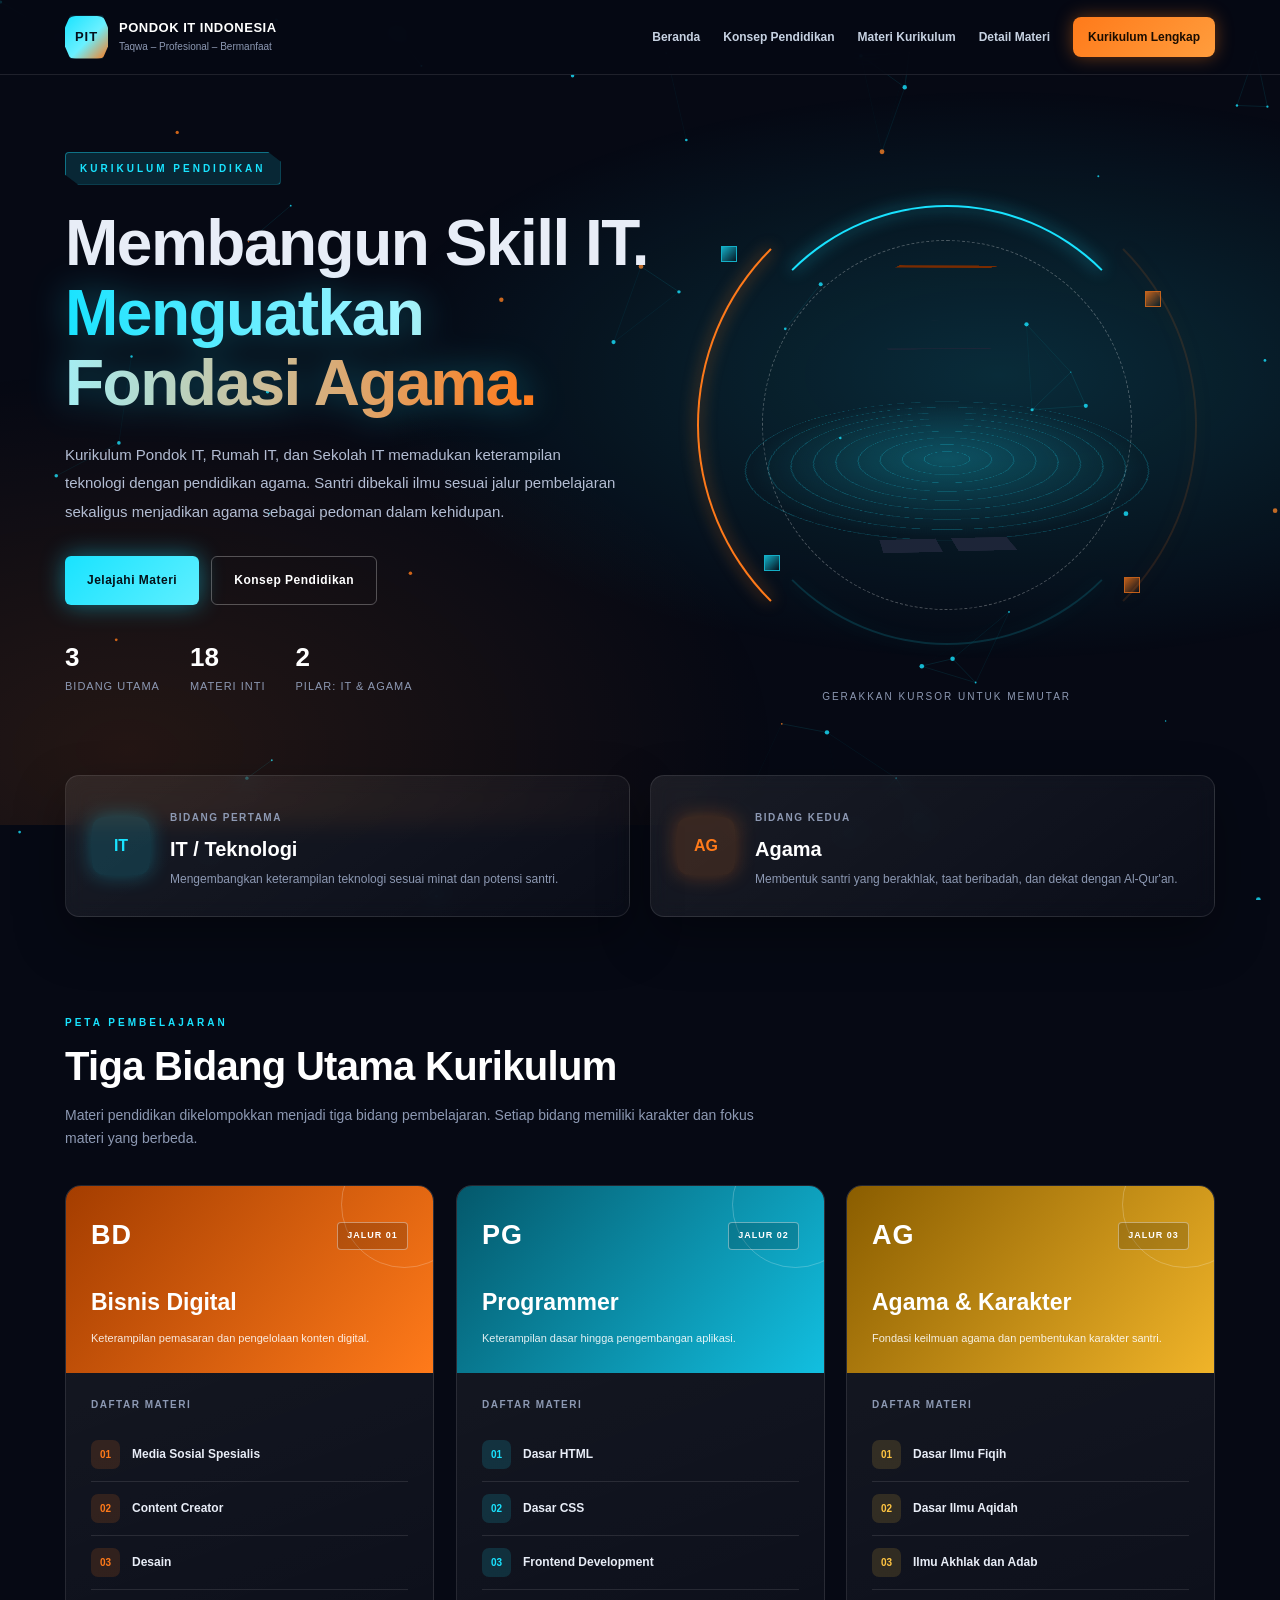
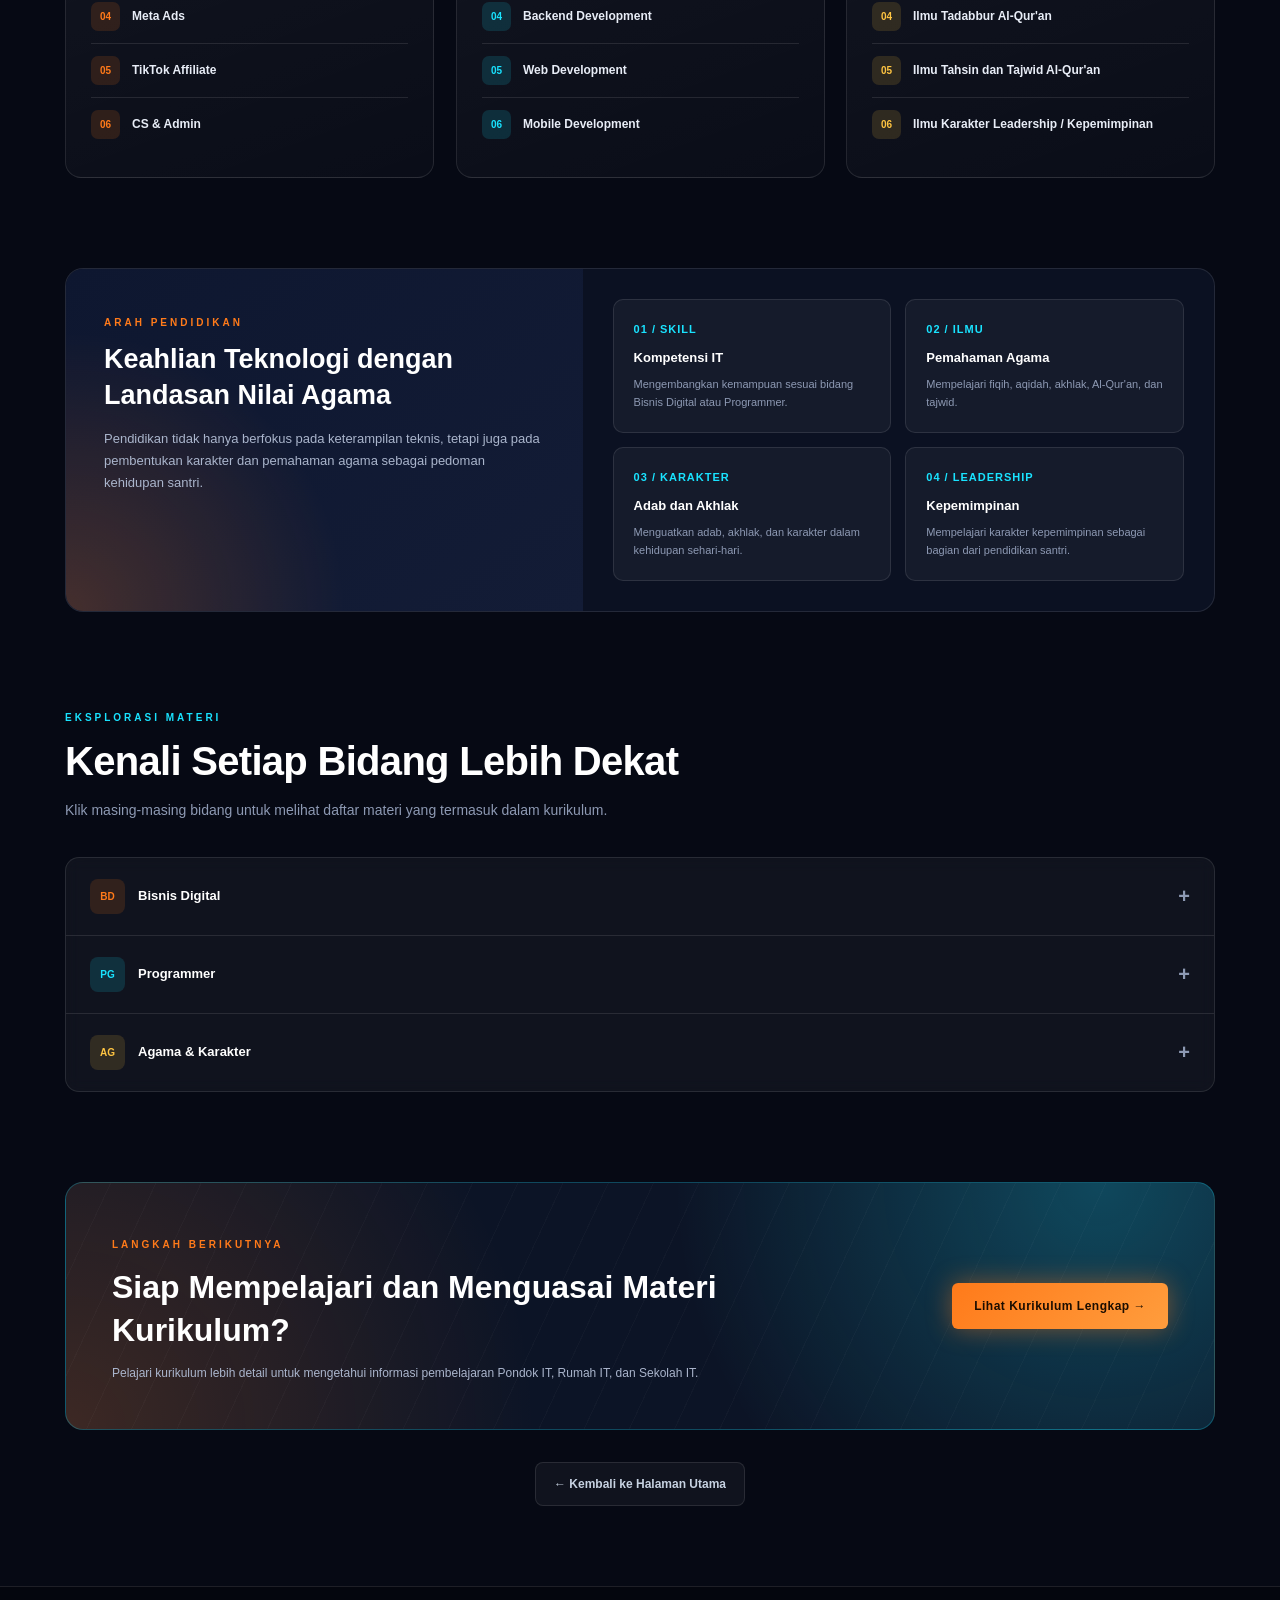
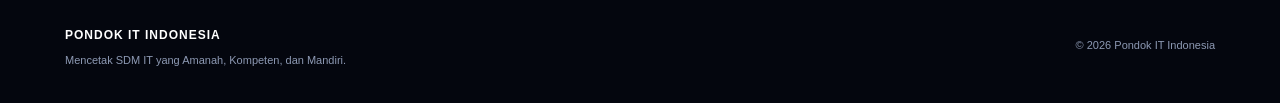
<file: kurikulum.html>
<!DOCTYPE html>
<html lang="id">
<head>
<meta charset="UTF-8">
<meta name="viewport" content="width=device-width, initial-scale=1.0">
<meta name="description" content="Kurikulum pendidikan Pondok IT Indonesia yang memadukan keterampilan IT, pendidikan agama, dan pembentukan karakter.">
<title>Kurikulum Pendidikan | Pondok IT Indonesia</title>

<style>
:root {
    --bg: #060914;
    --bg-2: #0b1122;
    --panel: rgba(255,255,255,.045);
    --line: rgba(255,255,255,.1);
    --steel: #c7d2e2;
    --steel-dark: #5b6780;
    --cyan: #19e3ff;
    --cyan-soft: rgba(25,227,255,.14);
    --orange: #ff7a1a;
    --orange-soft: rgba(255,122,26,.14);
    --gold: #ffc542;
    --gold-soft: rgba(255,197,66,.14);
    --text: #e8edf7;
    --muted: #8d99b3;
}

* { margin: 0; padding: 0; box-sizing: border-box; }

html { scroll-behavior: smooth; scroll-padding-top: 85px; }

body {
    font-family: "Segoe UI", Arial, Helvetica, sans-serif;
    background: var(--bg);
    color: var(--text);
    line-height: 1.7;
    overflow-x: hidden;
}

a { color: inherit; text-decoration: none; }
button { font: inherit; }

#fx {
    position: fixed;
    inset: 0;
    width: 100%;
    height: 100%;
    z-index: 0;
    pointer-events: none;
}

.progress {
    position: fixed;
    top: 0; left: 0;
    height: 3px;
    width: 0;
    z-index: 200;
    background: linear-gradient(90deg, var(--cyan), var(--orange));
    box-shadow: 0 0 12px var(--cyan);
}

/* NAVIGASI */
.navbar {
    background: rgba(6,9,20,.72);
    border-bottom: 1px solid var(--line);
    position: sticky;
    top: 0;
    z-index: 100;
    backdrop-filter: blur(14px);
}

.nav-container {
    width: min(1150px, 92%);
    margin: auto;
    min-height: 74px;
    display: flex;
    align-items: center;
    justify-content: space-between;
    gap: 20px;
}

.brand { display: flex; align-items: center; gap: 11px; }

.brand-logo {
    width: 43px; height: 43px;
    display: grid; place-items: center;
    border-radius: 11px;
    color: #06101c;
    font-weight: 900; font-size: 13px; letter-spacing: 1px;
    background: linear-gradient(135deg, var(--cyan), #6af0ff 55%, var(--orange));
    clip-path: polygon(12% 0, 88% 0, 100% 28%, 100% 72%, 88% 100%, 12% 100%, 0 72%, 0 28%);
    box-shadow: 0 0 20px rgba(25,227,255,.5);
}

.brand-name strong { display: block; color: #fff; font-size: 13px; line-height: 1.4; letter-spacing: .5px; }
.brand-name small { display: block; font-size: 10px; color: var(--muted); }

.nav-links { display: flex; align-items: center; gap: 23px; }

.nav-links a { font-size: 12px; font-weight: 700; color: var(--steel); transition: .2s; }
.nav-links a:hover { color: var(--cyan); text-shadow: 0 0 10px var(--cyan); }

.nav-links .nav-button {
    padding: 10px 15px;
    background: linear-gradient(135deg, var(--orange), #ff9d3d);
    color: #1b0d00;
    border-radius: 8px;
    box-shadow: 0 0 18px rgba(255,122,26,.4);
}
.nav-links .nav-button:hover { color: #1b0d00; text-shadow: none; transform: translateY(-1px); }

.menu-toggle {
    display: none;
    background: var(--panel);
    color: #fff;
    border: 1px solid var(--line);
    border-radius: 8px;
    padding: 7px 12px;
    font-size: 20px;
    cursor: pointer;
}

/* HERO */
.hero {
    position: relative;
    z-index: 1;
    padding: 70px 0 120px;
    overflow: hidden;
}

.hero::before {
    content: "";
    position: absolute;
    inset: 0;
    background:
        radial-gradient(ellipse at 78% 40%, rgba(25,227,255,.16), transparent 45%),
        radial-gradient(ellipse at 10% 90%, rgba(255,122,26,.12), transparent 40%);
}

.container { width: min(1150px, 92%); margin: auto; position: relative; z-index: 1; }

.hero-grid {
    position: relative;
    z-index: 1;
    display: grid;
    grid-template-columns: 1.05fr .95fr;
    align-items: center;
    gap: 20px;
}

.hero-tag {
    display: inline-block;
    padding: 7px 14px;
    border: 1px solid rgba(25,227,255,.4);
    background: var(--cyan-soft);
    color: var(--cyan);
    border-radius: 4px;
    font-size: 10px;
    letter-spacing: 3px;
    font-weight: 800;
    margin-bottom: 23px;
    clip-path: polygon(0 0, 94% 0, 100% 30%, 100% 100%, 6% 100%, 0 70%);
}

.hero h1 {
    font-size: clamp(36px, 5.2vw, 64px);
    line-height: 1.1;
    letter-spacing: -1.5px;
    margin-bottom: 22px;
    text-transform: none;
}

.hero h1 span {
    background: linear-gradient(90deg, var(--cyan), #9ff4ff 40%, var(--orange));
    background-clip: text;
    -webkit-background-clip: text;
    color: transparent;
    filter: drop-shadow(0 0 18px rgba(25,227,255,.35));
}

.hero p { color: #b3bdd3; font-size: 15px; max-width: 560px; line-height: 1.9; }

.hero-actions { display: flex; flex-wrap: wrap; gap: 12px; margin-top: 30px; }

.button {
    display: inline-flex; align-items: center; justify-content: center;
    padding: 13px 22px;
    border-radius: 6px;
    font-size: 12px; font-weight: 800; letter-spacing: .5px;
    transition: .25s;
}

.button-primary {
    background: linear-gradient(135deg, var(--cyan), #5fefff);
    color: #031018;
    box-shadow: 0 0 24px rgba(25,227,255,.45);
}
.button-primary:hover { transform: translateY(-3px); box-shadow: 0 0 36px rgba(25,227,255,.7); }

.button-outline { border: 1px solid rgba(255,255,255,.28); color: #fff; }
.button-outline:hover { background: rgba(255,255,255,.08); border-color: var(--orange); color: var(--orange); }

.hero-stats { display: flex; gap: 30px; margin-top: 38px; }
.hero-stats div strong { display: block; font-size: 26px; color: #fff; line-height: 1.1; }
.hero-stats div span { font-size: 11px; color: var(--muted); letter-spacing: 1px; }

/* PANGGUNG 3D */
.stage {
    position: relative;
    height: 560px;
    perspective: 1100px;
    display: grid;
    place-items: center;
}

.floor {
    position: absolute;
    bottom: 36px;
    width: 420px; height: 420px;
    border-radius: 50%;
    background:
        repeating-radial-gradient(circle, rgba(25,227,255,.22) 0 1px, transparent 1px 22px),
        radial-gradient(circle, rgba(25,227,255,.25), transparent 65%);
    transform: rotateX(72deg);
    animation: pulseFloor 4s ease-in-out infinite;
}

@keyframes pulseFloor {
    0%, 100% { opacity: .65; }
    50% { opacity: 1; }
}

.ring {
    position: absolute;
    border-radius: 50%;
    border: 2px solid transparent;
    transform-style: preserve-3d;
}

.ring.r1 {
    width: 440px; height: 440px;
    border-top-color: var(--cyan);
    border-bottom-color: rgba(25,227,255,.15);
    animation: spinA 9s linear infinite;
    filter: drop-shadow(0 0 8px var(--cyan));
}
.ring.r2 {
    width: 500px; height: 500px;
    border-left-color: var(--orange);
    border-right-color: rgba(255,122,26,.12);
    animation: spinB 13s linear infinite;
    filter: drop-shadow(0 0 8px var(--orange));
}
.ring.r3 {
    width: 370px; height: 370px;
    border: 1px dashed rgba(255,255,255,.28);
    animation: spinC 20s linear infinite;
}

@keyframes spinA { from { transform: rotateX(68deg) rotateZ(0); } to { transform: rotateX(68deg) rotateZ(360deg); } }
@keyframes spinB { from { transform: rotateX(62deg) rotateY(18deg) rotateZ(360deg); } to { transform: rotateX(62deg) rotateY(18deg) rotateZ(0); } }
@keyframes spinC { from { transform: rotateY(70deg) rotateZ(0); } to { transform: rotateY(70deg) rotateZ(360deg); } }

.robot-wrap {
    position: relative;
    width: 0; height: 0;
    transform-style: preserve-3d;
}

.robot {
    position: absolute;
    left: 0; top: 0;
    transform-style: preserve-3d;
    transform: scale(.98);
}

/* kubus */
.cube {
    position: absolute;
    transform-style: preserve-3d;
}
.cube .f {
    position: absolute;
    backface-visibility: hidden;
    display: grid;
    place-items: center;
    overflow: hidden;
    border: 1px solid rgba(255,255,255,.14);
}

.steel .f { background: linear-gradient(145deg, #dbe3ef, #8e9bb2 55%, #5f6b82); }
.steel .f.top { background: linear-gradient(180deg, #f2f6fb, #b9c4d6); }
.steel .f.bottom { background: #3a4458; }
.steel .f.left, .steel .f.right { background: linear-gradient(160deg, #98a5bb, #4d586e); }
.steel .f.back { background: #4a556b; }

.dark .f { background: linear-gradient(145deg, #2a3348, #121828); border-color: rgba(25,227,255,.2); }
.dark .f.top { background: #1d2538; }

.fire .f { background: linear-gradient(145deg, #ffb25e, #ff7a1a 55%, #b83f00); }
.fire .f.top { background: linear-gradient(180deg, #ffd29a, #ff8c33); }
.fire .f.bottom { background: #7a2b00; }
.fire .f.left, .fire .f.right { background: linear-gradient(160deg, #e96a10, #8c3200); }
.fire .f.back { background: #8c3200; }

.gold .f { background: linear-gradient(145deg, #ffe08a, #ffc542); }

.visor {
    width: 88%; height: 46%;
    border-radius: 6px;
    background: #04101a;
    display: flex; align-items: center; justify-content: space-evenly;
    box-shadow: inset 0 0 12px #000;
}
.visor i {
    display: block;
    width: 34%; height: 28%;
    border-radius: 3px;
    background: var(--cyan);
    box-shadow: 0 0 14px var(--cyan), 0 0 30px var(--cyan);
    animation: blink 5s infinite;
}
@keyframes blink { 0%, 92%, 100% { transform: scaleY(1); } 95% { transform: scaleY(.1); } }

.core {
    width: 62px; height: 62px;
    border-radius: 50%;
    border: 4px solid #1b2234;
    background: radial-gradient(circle, #fff 0 12%, var(--cyan) 30%, #0a6f83 75%);
    box-shadow: 0 0 22px var(--cyan), 0 0 55px rgba(25,227,255,.7), inset 0 0 10px #fff;
    animation: corePulse 2.2s ease-in-out infinite;
}
@keyframes corePulse {
    0%, 100% { box-shadow: 0 0 18px var(--cyan), 0 0 40px rgba(25,227,255,.5), inset 0 0 8px #fff; }
    50% { box-shadow: 0 0 30px var(--cyan), 0 0 80px rgba(25,227,255,.9), inset 0 0 14px #fff; }
}

.chest-code {
    font: 800 12px/1 "Courier New", monospace;
    color: var(--cyan);
    text-shadow: 0 0 8px var(--cyan);
    margin-top: 6px;
}

.stripe {
    width: 80%; height: 6px;
    background: repeating-linear-gradient(90deg, #1b2234 0 8px, var(--orange) 8px 16px);
    border-radius: 3px;
}

.vent {
    width: 70%; height: 60%;
    background: repeating-linear-gradient(0deg, #05080f 0 6px, #1c2538 6px 12px);
    border-radius: 6px;
    box-shadow: 0 0 20px rgba(25,227,255,.3);
}

.shard {
    position: absolute;
    width: 16px; height: 16px;
    background: linear-gradient(135deg, var(--cyan), transparent);
    border: 1px solid var(--cyan);
    opacity: .75;
    animation: shardFloat 6s ease-in-out infinite;
}
.shard.s2 { background: linear-gradient(135deg, var(--orange), transparent); border-color: var(--orange); }

@keyframes shardFloat {
    0%, 100% { transform: translateY(0) rotate(0); }
    50% { transform: translateY(-26px) rotate(180deg); }
}

.stage-hint {
    position: absolute;
    bottom: 0;
    font-size: 10px;
    letter-spacing: 2px;
    color: var(--muted);
}

/* RINGKASAN PILAR */
main { position: relative; z-index: 1; }

.pillar-overview {
    position: relative;
    z-index: 2;
    margin-top: -50px;
    display: grid;
    grid-template-columns: 1fr 1fr;
    gap: 20px;
}

.overview-card {
    background: linear-gradient(145deg, rgba(255,255,255,.08), rgba(255,255,255,.02));
    border: 1px solid var(--line);
    border-radius: 14px;
    padding: 26px;
    display: flex; align-items: center; gap: 20px;
    backdrop-filter: blur(10px);
    box-shadow: 0 20px 50px rgba(0,0,0,.35);
}

.overview-symbol {
    flex-shrink: 0;
    width: 58px; height: 58px;
    border-radius: 12px;
    display: grid; place-items: center;
    font-size: 16px; font-weight: 900;
}
.overview-it .overview-symbol { background: var(--cyan-soft); color: var(--cyan); box-shadow: 0 0 20px rgba(25,227,255,.3); }
.overview-religion .overview-symbol { background: var(--orange-soft); color: var(--orange); box-shadow: 0 0 20px rgba(255,122,26,.3); }

.overview-card small { font-size: 10px; color: var(--muted); font-weight: 800; letter-spacing: 1.5px; }
.overview-card h3 { font-size: 20px; color: #fff; margin: 3px 0; }
.overview-card p { font-size: 12px; color: var(--muted); }

/* BAGIAN UMUM */
.section { padding-top: 90px; }

.section-header { max-width: 720px; margin-bottom: 34px; }

.section-kicker {
    display: inline-block;
    font-size: 10px; letter-spacing: 3px; font-weight: 900;
    color: var(--cyan);
    margin-bottom: 10px;
}

.section-header h2 {
    color: #fff;
    font-size: clamp(27px, 3.5vw, 40px);
    line-height: 1.25;
    margin-bottom: 13px;
    letter-spacing: -.7px;
}

.section-header p { font-size: 14px; color: var(--muted); }

/* KARTU JALUR */
.track-grid {
    display: grid;
    grid-template-columns: repeat(3, minmax(0, 1fr));
    gap: 22px;
    align-items: stretch;
    perspective: 1200px;
}

.track-card {
    border-radius: 16px;
    background: linear-gradient(160deg, rgba(255,255,255,.07), rgba(255,255,255,.02));
    border: 1px solid var(--line);
    overflow: hidden;
    transform-style: preserve-3d;
    transition: transform .15s ease-out, box-shadow .3s, border-color .3s;
    will-change: transform;
}

.track-card:hover { border-color: rgba(255,255,255,.28); box-shadow: 0 25px 60px rgba(0,0,0,.5); }
.digital:hover { box-shadow: 0 25px 60px rgba(255,122,26,.18); }
.programmer:hover { box-shadow: 0 25px 60px rgba(25,227,255,.2); }
.religion:hover { box-shadow: 0 25px 60px rgba(255,197,66,.18); }

.track-header {
    padding: 27px 25px 25px;
    color: #fff;
    position: relative;
    overflow: hidden;
    transform: translateZ(30px);
}

.track-header::after {
    content: "";
    position: absolute;
    width: 125px; height: 125px;
    border: 1px solid rgba(255,255,255,.22);
    border-radius: 50%;
    right: -35px; top: -45px;
}

.digital .track-header { background: linear-gradient(130deg, #a43d00, #ff7a1a); }
.programmer .track-header { background: linear-gradient(130deg, #04586b, #12bfe0); }
.religion .track-header { background: linear-gradient(130deg, #8a5d00, #f0b429); }

.track-top {
    position: relative; z-index: 1;
    display: flex; justify-content: space-between; align-items: center;
    margin-bottom: 24px;
}

.track-code { font-size: 27px; font-weight: 900; letter-spacing: 1px; }

.track-number {
    border: 1px solid rgba(255,255,255,.4);
    background: rgba(0,0,0,.18);
    padding: 5px 9px;
    border-radius: 4px;
    font-size: 9px; font-weight: 800; letter-spacing: 1px;
}

.track-header h3 { position: relative; z-index: 1; font-size: 23px; margin-bottom: 7px; }
.track-header p { position: relative; z-index: 1; color: rgba(255,255,255,.88); font-size: 11px; }

.track-body { padding: 23px 25px 26px; }

.track-body h4 {
    color: var(--muted);
    text-transform: uppercase;
    letter-spacing: 1.5px;
    font-size: 10px;
    margin-bottom: 15px;
}

.skill-list { list-style: none; }

.skill-item {
    display: flex; align-items: center; gap: 12px;
    padding: 12px 0;
    border-bottom: 1px solid var(--line);
    transition: transform .2s;
}
.skill-item:hover { transform: translateX(6px); }
.skill-item:last-child { border-bottom: none; }

.skill-num {
    flex-shrink: 0;
    width: 29px; height: 29px;
    display: grid; place-items: center;
    border-radius: 7px;
    font-size: 10px; font-weight: 900;
}
.digital .skill-num { color: var(--orange); background: var(--orange-soft); }
.programmer .skill-num { color: var(--cyan); background: var(--cyan-soft); }
.religion .skill-num { color: var(--gold); background: var(--gold-soft); }

.skill-item strong { font-size: 12px; line-height: 1.6; color: var(--text); font-weight: 700; }

/* METODE */
.method-box {
    display: grid;
    grid-template-columns: .9fr 1.1fr;
    border-radius: 18px;
    overflow: hidden;
    border: 1px solid var(--line);
    background: var(--bg-2);
}

.method-intro {
    padding: 38px;
    background:
        radial-gradient(circle at 0% 100%, rgba(255,122,26,.22), transparent 45%),
        linear-gradient(145deg, #0e1730, #131c36);
}

.method-intro .section-kicker { color: var(--orange); }
.method-intro h3 { font-size: 27px; line-height: 1.35; margin-bottom: 14px; color: #fff; }
.method-intro p { color: #aab5cc; font-size: 13px; }

.method-content {
    padding: 30px;
    display: grid;
    grid-template-columns: 1fr 1fr;
    gap: 14px;
    align-content: center;
}

.method-item {
    padding: 20px;
    border-radius: 10px;
    background: var(--panel);
    border: 1px solid var(--line);
    transition: .25s;
}
.method-item:hover { transform: translateY(-4px); border-color: var(--cyan); box-shadow: 0 0 22px rgba(25,227,255,.15); }

.method-item span { display: block; color: var(--cyan); font-size: 11px; font-weight: 900; margin-bottom: 8px; letter-spacing: 1px; }
.method-item h4 { font-size: 13px; margin-bottom: 6px; color: #fff; }
.method-item p { font-size: 11px; color: var(--muted); }

/* DETAIL */
.detail-panel {
    background: var(--panel);
    border: 1px solid var(--line);
    border-radius: 14px;
    overflow: hidden;
    backdrop-filter: blur(8px);
}

.detail-panel details { border-bottom: 1px solid var(--line); }
.detail-panel details:last-child { border-bottom: none; }

.detail-panel summary {
    cursor: pointer;
    list-style: none;
    padding: 21px 24px;
    display: flex; align-items: center; justify-content: space-between; gap: 15px;
    font-size: 13px; font-weight: 800; color: #fff;
    transition: background .2s;
}
.detail-panel summary:hover { background: rgba(255,255,255,.04); }
.detail-panel summary::-webkit-details-marker { display: none; }

.summary-title { display: flex; align-items: center; gap: 13px; }

.summary-code {
    display: grid; place-items: center;
    width: 35px; height: 35px;
    border-radius: 8px;
    background: var(--orange-soft); color: var(--orange);
    font-size: 10px; font-weight: 900;
}
.detail-panel details:nth-child(2) .summary-code { background: var(--cyan-soft); color: var(--cyan); }
.detail-panel details:nth-child(3) .summary-code { background: var(--gold-soft); color: var(--gold); }

.summary-plus { font-size: 20px; color: var(--muted); transition: transform .2s; }
.detail-panel details[open] .summary-plus { transform: rotate(45deg); color: var(--cyan); }

.detail-content { padding: 0 24px 24px 72px; }
.detail-content p { font-size: 12px; color: var(--muted); margin-bottom: 12px; }

.detail-tags { display: flex; flex-wrap: wrap; gap: 8px; }

.detail-tags span {
    font-size: 11px;
    padding: 7px 11px;
    border-radius: 5px;
    background: var(--orange-soft);
    color: #ffb270;
    border: 1px solid rgba(255,122,26,.25);
}
.detail-panel details:nth-child(2) .detail-tags span { background: var(--cyan-soft); color: #8aefff; border-color: rgba(25,227,255,.25); }
.detail-panel details:nth-child(3) .detail-tags span { background: var(--gold-soft); color: #ffe08a; border-color: rgba(255,197,66,.25); }

/* CTA */
.cta {
    position: relative;
    overflow: hidden;
    margin-top: 90px;
    border-radius: 18px;
    padding: 46px;
    border: 1px solid rgba(25,227,255,.25);
    background:
        radial-gradient(circle at 90% 0%, rgba(25,227,255,.25), transparent 40%),
        radial-gradient(circle at 0% 100%, rgba(255,122,26,.2), transparent 40%),
        #0c1426;
    display: flex; align-items: center; justify-content: space-between; gap: 25px;
}

.cta::before {
    content: "";
    position: absolute;
    inset: 0;
    background: repeating-linear-gradient(115deg, transparent 0 40px, rgba(255,255,255,.025) 40px 41px);
}

.cta-content { position: relative; max-width: 680px; }
.cta small { color: var(--orange); font-size: 10px; font-weight: 900; letter-spacing: 3px; }
.cta h2 { font-size: clamp(23px, 3vw, 32px); line-height: 1.35; margin: 10px 0; color: #fff; }
.cta p { font-size: 12px; color: #aab5cc; }

.cta .button {
    position: relative;
    background: linear-gradient(135deg, var(--orange), #ff9d3d);
    color: #1b0d00;
    flex-shrink: 0;
    box-shadow: 0 0 26px rgba(255,122,26,.45);
}
.cta .button:hover { transform: translateY(-3px); box-shadow: 0 0 40px rgba(255,122,26,.7); }

.back-container { display: flex; justify-content: center; margin-top: 32px; }

.back-button {
    display: inline-flex; align-items: center; gap: 10px;
    border: 1px solid var(--line);
    padding: 11px 18px;
    border-radius: 8px;
    color: var(--steel);
    background: var(--panel);
    font-size: 12px; font-weight: 800;
    transition: .2s;
}
.back-button:hover { color: var(--cyan); border-color: var(--cyan); }

/* FOOTER */
footer {
    position: relative; z-index: 1;
    margin-top: 80px;
    background: #04060e;
    border-top: 1px solid var(--line);
    color: white;
    padding: 33px 0;
}

.footer-inner {
    width: min(1150px, 92%);
    margin: auto;
    display: flex; justify-content: space-between; align-items: center; gap: 20px;
}
.footer-inner strong { font-size: 12px; letter-spacing: 1px; }
.footer-inner p, .footer-inner span { color: var(--muted); font-size: 11px; }
.footer-inner p { margin-top: 4px; }

/* REVEAL */
.reveal { opacity: 0; transform: translateY(40px); transition: opacity .8s, transform .8s; }
.reveal.show { opacity: 1; transform: none; }

/* RESPONSIVE */
@media (max-width: 960px) {
    .hero-grid { grid-template-columns: 1fr; }
    .stage { height: 480px; transform: scale(.85); margin-top: -20px; }
    .track-grid { grid-template-columns: 1fr 1fr; }
    .religion { grid-column: 1 / -1; }
    .method-box { grid-template-columns: 1fr; }
}

@media (max-width: 650px) {
    .nav-container { min-height: 66px; flex-wrap: wrap; padding: 10px 0; }
    .menu-toggle { display: block; }
    .nav-links { display: none; width: 100%; flex-direction: column; align-items: stretch; gap: 0; padding-bottom: 8px; }
    .nav-links.open { display: flex; }
    .nav-links a { padding: 12px 4px; border-bottom: 1px solid var(--line); }
    .nav-links .nav-button { text-align: center; margin-top: 10px; }
    .hero { padding: 50px 0 80px; }
    .hero h1 { letter-spacing: -1px; }
    .hero p { font-size: 13px; }
    .stage { height: 420px; transform: scale(.68); margin: -40px 0 -50px; }
    .pillar-overview { grid-template-columns: 1fr; gap: 12px; margin-top: -28px; }
    .overview-card { padding: 19px; }
    .section { padding-top: 60px; }
    .track-grid { grid-template-columns: 1fr; }
    .religion { grid-column: auto; }
    .track-header { padding: 23px; }
    .track-body { padding: 21px 23px; }
    .method-intro { padding: 27px; }
    .method-content { grid-template-columns: 1fr; padding: 20px; }
    .detail-panel summary { padding: 17px; font-size: 12px; }
    .detail-content { padding: 0 17px 20px; }
    .cta { margin-top: 60px; padding: 28px 23px; align-items: flex-start; flex-direction: column; }
    .footer-inner { align-items: flex-start; flex-direction: column; }
}

@media (prefers-reduced-motion: reduce) {
    html { scroll-behavior: auto; }
    *, *::before, *::after { animation: none !important; transition-duration: .01ms !important; }
    .reveal { opacity: 1; transform: none; }
}
</style>
</head>

<body>

<canvas id="fx"></canvas>
<div class="progress" id="progress"></div>

<!-- NAVIGASI -->
<nav class="navbar">
    <div class="nav-container">
        <a href="index.html" class="brand">
            <div class="brand-logo">PIT</div>
            <div class="brand-name">
                <strong>PONDOK IT INDONESIA</strong>
                <small>Taqwa – Profesional – Bermanfaat</small>
            </div>
        </a>

        <button class="menu-toggle" id="menuToggle"
                aria-label="Buka navigasi"
                aria-expanded="false">☰</button>

        <div class="nav-links" id="navLinks">
            <a href="index.html">Beranda</a>
            <a href="#pilar">Konsep Pendidikan</a>
            <a href="#kurikulum">Materi Kurikulum</a>
            <a href="#detail">Detail Materi</a>
            <a href="detailkurikulum.html"
               class="nav-button">Kurikulum Lengkap</a>
        </div>
    </div>
</nav>

<!-- HERO -->
<header class="hero">
    <div class="container">
        <div class="hero-grid">
            <div class="hero-content">
                <span class="hero-tag">KURIKULUM PENDIDIKAN</span>

                <h1>
                    Membangun Skill IT.<br>
                    <span>Menguatkan Fondasi Agama.</span>
                </h1>

                <p>
                    Kurikulum Pondok IT, Rumah IT, dan Sekolah IT memadukan
                    keterampilan teknologi dengan pendidikan agama. Santri
                    dibekali ilmu sesuai jalur pembelajaran sekaligus
                    menjadikan agama sebagai pedoman dalam kehidupan.
                </p>

                <div class="hero-actions">
                    <a href="#kurikulum" class="button button-primary">Jelajahi Materi</a>
                    <a href="#pilar" class="button button-outline">Konsep Pendidikan</a>
                </div>

                <div class="hero-stats">
                    <div><strong>3</strong><span>BIDANG UTAMA</span></div>
                    <div><strong>18</strong><span>MATERI INTI</span></div>
                    <div><strong>2</strong><span>PILAR: IT &amp; AGAMA</span></div>
                </div>
            </div>

            <!-- ROBOT 3D (karakter orisinal) -->
            <div class="stage" id="stage" aria-hidden="true">
                <div class="floor"></div>
                <div class="ring r2"></div>
                <div class="ring r1"></div>
                <div class="ring r3"></div>
                <div class="robot-wrap" id="robotWrap">
                    <div class="robot" id="robot"></div>
                </div>
                <i class="shard" style="left:8%;top:18%"></i>
                <i class="shard s2" style="right:10%;top:26%;animation-delay:-2s"></i>
                <i class="shard" style="left:16%;bottom:24%;animation-delay:-4s"></i>
                <i class="shard s2" style="right:14%;bottom:20%;animation-delay:-1s"></i>
                <span class="stage-hint">GERAKKAN KURSOR UNTUK MEMUTAR</span>
            </div>
        </div>
    </div>
</header>

<main class="container">

    <!-- DUA PILAR -->
    <section class="pillar-overview" id="pilar">
        <article class="overview-card overview-it reveal">
            <div class="overview-symbol">IT</div>
            <div>
                <small>BIDANG PERTAMA</small>
                <h3>IT / Teknologi</h3>
                <p>Mengembangkan keterampilan teknologi sesuai minat dan potensi santri.</p>
            </div>
        </article>

        <article class="overview-card overview-religion reveal">
            <div class="overview-symbol">AG</div>
            <div>
                <small>BIDANG KEDUA</small>
                <h3>Agama</h3>
                <p>Membentuk santri yang berakhlak, taat beribadah, dan dekat dengan Al-Qur'an.</p>
            </div>
        </article>
    </section>

    <!-- KURIKULUM -->
    <section class="section" id="kurikulum">
        <div class="section-header reveal">
            <span class="section-kicker">PETA PEMBELAJARAN</span>
            <h2>Tiga Bidang Utama Kurikulum</h2>
            <p>
                Materi pendidikan dikelompokkan menjadi tiga bidang
                pembelajaran. Setiap bidang memiliki karakter dan
                fokus materi yang berbeda.
            </p>
        </div>

        <div class="track-grid">

            <!-- BISNIS DIGITAL -->
            <article class="track-card digital reveal">
                <div class="track-header">
                    <div class="track-top">
                        <div class="track-code">BD</div>
                        <span class="track-number">JALUR 01</span>
                    </div>
                    <h3>Bisnis Digital</h3>
                    <p>Keterampilan pemasaran dan pengelolaan konten digital.</p>
                </div>

                <div class="track-body">
                    <h4>Daftar Materi</h4>
                    <ul class="skill-list">
                        <li class="skill-item"><span class="skill-num">01</span><strong>Media Sosial Spesialis</strong></li>
                        <li class="skill-item"><span class="skill-num">02</span><strong>Content Creator</strong></li>
                        <li class="skill-item"><span class="skill-num">03</span><strong>Desain</strong></li>
                        <li class="skill-item"><span class="skill-num">04</span><strong>Meta Ads</strong></li>
                        <li class="skill-item"><span class="skill-num">05</span><strong>TikTok Affiliate</strong></li>
                        <li class="skill-item"><span class="skill-num">06</span><strong>CS &amp; Admin</strong></li>
                    </ul>
                </div>
            </article>

            <!-- PROGRAMMER -->
            <article class="track-card programmer reveal">
                <div class="track-header">
                    <div class="track-top">
                        <div class="track-code">PG</div>
                        <span class="track-number">JALUR 02</span>
                    </div>
                    <h3>Programmer</h3>
                    <p>Keterampilan dasar hingga pengembangan aplikasi.</p>
                </div>

                <div class="track-body">
                    <h4>Daftar Materi</h4>
                    <ul class="skill-list">
                        <li class="skill-item"><span class="skill-num">01</span><strong>Dasar HTML</strong></li>
                        <li class="skill-item"><span class="skill-num">02</span><strong>Dasar CSS</strong></li>
                        <li class="skill-item"><span class="skill-num">03</span><strong>Frontend Development</strong></li>
                        <li class="skill-item"><span class="skill-num">04</span><strong>Backend Development</strong></li>
                        <li class="skill-item"><span class="skill-num">05</span><strong>Web Development</strong></li>
                        <li class="skill-item"><span class="skill-num">06</span><strong>Mobile Development</strong></li>
                    </ul>
                </div>
            </article>

            <!-- AGAMA -->
            <article class="track-card religion reveal">
                <div class="track-header">
                    <div class="track-top">
                        <div class="track-code">AG</div>
                        <span class="track-number">JALUR 03</span>
                    </div>
                    <h3>Agama &amp; Karakter</h3>
                    <p>Fondasi keilmuan agama dan pembentukan karakter santri.</p>
                </div>

                <div class="track-body">
                    <h4>Daftar Materi</h4>
                    <ul class="skill-list">
                        <li class="skill-item"><span class="skill-num">01</span><strong>Dasar Ilmu Fiqih</strong></li>
                        <li class="skill-item"><span class="skill-num">02</span><strong>Dasar Ilmu Aqidah</strong></li>
                        <li class="skill-item"><span class="skill-num">03</span><strong>Ilmu Akhlak dan Adab</strong></li>
                        <li class="skill-item"><span class="skill-num">04</span><strong>Ilmu Tadabbur Al-Qur'an</strong></li>
                        <li class="skill-item"><span class="skill-num">05</span><strong>Ilmu Tahsin dan Tajwid Al-Qur'an</strong></li>
                        <li class="skill-item"><span class="skill-num">06</span><strong>Ilmu Karakter Leadership / Kepemimpinan</strong></li>
                    </ul>
                </div>
            </article>

        </div>
    </section>

    <!-- PENDEKATAN PENDIDIKAN -->
    <section class="section">
        <div class="method-box reveal">
            <div class="method-intro">
                <span class="section-kicker">ARAH PENDIDIKAN</span>
                <h3>Keahlian Teknologi dengan Landasan Nilai Agama</h3>
                <p>
                    Pendidikan tidak hanya berfokus pada keterampilan
                    teknis, tetapi juga pada pembentukan karakter dan
                    pemahaman agama sebagai pedoman kehidupan santri.
                </p>
            </div>

            <div class="method-content">
                <div class="method-item">
                    <span>01 / SKILL</span>
                    <h4>Kompetensi IT</h4>
                    <p>Mengembangkan kemampuan sesuai bidang Bisnis Digital atau Programmer.</p>
                </div>
                <div class="method-item">
                    <span>02 / ILMU</span>
                    <h4>Pemahaman Agama</h4>
                    <p>Mempelajari fiqih, aqidah, akhlak, Al-Qur'an, dan tajwid.</p>
                </div>
                <div class="method-item">
                    <span>03 / KARAKTER</span>
                    <h4>Adab dan Akhlak</h4>
                    <p>Menguatkan adab, akhlak, dan karakter dalam kehidupan sehari-hari.</p>
                </div>
                <div class="method-item">
                    <span>04 / LEADERSHIP</span>
                    <h4>Kepemimpinan</h4>
                    <p>Mempelajari karakter kepemimpinan sebagai bagian dari pendidikan santri.</p>
                </div>
            </div>
        </div>
    </section>

    <!-- DETAIL MATERI INTERAKTIF -->
    <section class="section" id="detail">
        <div class="section-header reveal">
            <span class="section-kicker">EKSPLORASI MATERI</span>
            <h2>Kenali Setiap Bidang Lebih Dekat</h2>
            <p>
                Klik masing-masing bidang untuk melihat daftar materi
                yang termasuk dalam kurikulum.
            </p>
        </div>

        <div class="detail-panel reveal">

            <details>
                <summary>
                    <span class="summary-title"><span class="summary-code">BD</span>Bisnis Digital</span>
                    <span class="summary-plus">+</span>
                </summary>
                <div class="detail-content">
                    <p>Materi pembelajaran Bisnis Digital meliputi:</p>
                    <div class="detail-tags">
                        <span>Media Sosial Spesialis</span>
                        <span>Content Creator</span>
                        <span>Desain</span>
                        <span>Meta Ads</span>
                        <span>TikTok Affiliate</span>
                        <span>CS &amp; Admin</span>
                    </div>
                </div>
            </details>

            <details>
                <summary>
                    <span class="summary-title"><span class="summary-code">PG</span>Programmer</span>
                    <span class="summary-plus">+</span>
                </summary>
                <div class="detail-content">
                    <p>Materi pembelajaran Programmer meliputi:</p>
                    <div class="detail-tags">
                        <span>Dasar HTML</span>
                        <span>Dasar CSS</span>
                        <span>Frontend Development</span>
                        <span>Backend Development</span>
                        <span>Web Development</span>
                        <span>Mobile Development</span>
                    </div>
                </div>
            </details>

            <details>
                <summary>
                    <span class="summary-title"><span class="summary-code">AG</span>Agama &amp; Karakter</span>
                    <span class="summary-plus">+</span>
                </summary>
                <div class="detail-content">
                    <p>Materi pembelajaran Agama dan Karakter meliputi:</p>
                    <div class="detail-tags">
                        <span>Dasar Ilmu Fiqih</span>
                        <span>Dasar Ilmu Aqidah</span>
                        <span>Akhlak dan Adab</span>
                        <span>Tadabbur Al-Qur'an</span>
                        <span>Tahsin dan Tajwid Al-Qur'an</span>
                        <span>Leadership / Kepemimpinan</span>
                    </div>
                </div>
            </details>

        </div>
    </section>

    <!-- CTA -->
    <section class="cta reveal">
        <div class="cta-content">
            <small>LANGKAH BERIKUTNYA</small>
            <h2>Siap Mempelajari dan Menguasai Materi Kurikulum?</h2>
            <p>
                Pelajari kurikulum lebih detail untuk mengetahui
                informasi pembelajaran Pondok IT, Rumah IT,
                dan Sekolah IT.
            </p>
        </div>

        <a href="detailkurikulum.html" class="button">
            Lihat Kurikulum Lengkap →
        </a>
    </section>

    <!-- KEMBALI KE BERANDA -->
    <div class="back-container">
        <a href="index.html" class="back-button">← Kembali ke Halaman Utama</a>
    </div>

</main>

<!-- FOOTER -->
<footer>
    <div class="footer-inner">
        <div>
            <strong>PONDOK IT INDONESIA</strong>
            <p>Mencetak SDM IT yang Amanah, Kompeten, dan Mandiri.</p>
        </div>
        <span>© <span id="year"></span> Pondok IT Indonesia</span>
    </div>
</footer>

<script>
/* ---------- Menu mobile ---------- */
const menuToggle = document.getElementById("menuToggle");
const navLinks = document.getElementById("navLinks");

menuToggle.addEventListener("click", function () {
    const opened = navLinks.classList.toggle("open");
    menuToggle.setAttribute("aria-expanded", opened);
    menuToggle.textContent = opened ? "×" : "☰";
});

document.querySelectorAll("#navLinks a").forEach(function (link) {
    link.addEventListener("click", function () {
        navLinks.classList.remove("open");
        menuToggle.setAttribute("aria-expanded", "false");
        menuToggle.textContent = "☰";
    });
});

document.getElementById("year").textContent = new Date().getFullYear();

/* ---------- Robot 3D orisinal (kubus CSS) ---------- */
function cube(parent, o) {
    const w = o.w, h = o.h, d = o.d;
    const c = document.createElement("div");
    c.className = "cube " + (o.cls || "steel");
    c.style.width = w + "px";
    c.style.height = h + "px";
    c.style.marginLeft = (-w / 2) + "px";
    c.style.marginTop = (-h / 2) + "px";
    c.style.transform = "translate3d(" + (o.x || 0) + "px," + (o.y || 0) + "px," + (o.z || 0) + "px)";

    const faces = {
        front:  { w: w, h: h, t: "translateZ(" + d / 2 + "px)", l: 0, tp: 0 },
        back:   { w: w, h: h, t: "rotateY(180deg) translateZ(" + d / 2 + "px)", l: 0, tp: 0 },
        right:  { w: d, h: h, t: "rotateY(90deg) translateZ(" + w / 2 + "px)", l: (w - d) / 2, tp: 0 },
        left:   { w: d, h: h, t: "rotateY(-90deg) translateZ(" + w / 2 + "px)", l: (w - d) / 2, tp: 0 },
        top:    { w: w, h: d, t: "rotateX(90deg) translateZ(" + h / 2 + "px)", l: 0, tp: (h - d) / 2 },
        bottom: { w: w, h: d, t: "rotateX(-90deg) translateZ(" + h / 2 + "px)", l: 0, tp: (h - d) / 2 }
    };

    Object.keys(faces).forEach(function (k) {
        const f = faces[k];
        const el = document.createElement("div");
        el.className = "f " + k;
        el.style.width = f.w + "px";
        el.style.height = f.h + "px";
        el.style.left = f.l + "px";
        el.style.top = f.tp + "px";
        el.style.transform = f.t;
        if (k === "front" && o.front) el.innerHTML = o.front;
        if (k === "back" && o.back) el.innerHTML = o.back;
        c.appendChild(el);
    });

    parent.appendChild(c);
    return c;
}

const robot = document.getElementById("robot");
const parts = {};

/* tubuh */
cube(robot, { w: 150, h: 140, d: 90, x: 0, y: 0, z: 0,
    front: '<div style="text-align:center"><div class="core" style="margin:auto"></div><div class="chest-code">&lt;/&gt;</div></div>' });
cube(robot, { w: 120, h: 28, d: 84, cls: "fire", x: 0, y: 84, z: 0,
    front: '<div class="stripe"></div>' });
/* ransel energi */
cube(robot, { w: 112, h: 112, d: 34, cls: "dark", x: 0, y: -4, z: -62, back: '<div class="vent"></div>' });
/* leher + kepala */
cube(robot, { w: 30, h: 22, d: 30, cls: "dark", x: 0, y: -80, z: 0 });
parts.head = document.createElement("div");
parts.head.style.cssText = "position:absolute;transform-style:preserve-3d;transition:transform .1s";
robot.appendChild(parts.head);
cube(parts.head, { w: 86, h: 72, d: 78, x: 0, y: -120, z: 0,
    front: '<div class="visor"><i></i><i></i></div>' });
cube(parts.head, { w: 100, h: 14, d: 62, cls: "fire", x: 0, y: -152, z: -4 });
cube(parts.head, { w: 8, h: 34, d: 8, cls: "gold", x: -30, y: -172, z: 0 });
cube(parts.head, { w: 8, h: 34, d: 8, cls: "gold", x: 30, y: -172, z: 0 });
cube(parts.head, { w: 14, h: 30, d: 40, cls: "dark", x: -50, y: -120, z: 0 });
cube(parts.head, { w: 14, h: 30, d: 40, cls: "dark", x: 50, y: -120, z: 0 });
/* bahu, lengan, kepalan */
[-1, 1].forEach(function (s) {
    const arm = document.createElement("div");
    arm.style.cssText = "position:absolute;transform-style:preserve-3d";
    arm.dataset.side = s;
    robot.appendChild(arm);
    parts["arm" + s] = arm;
    cube(arm, { w: 58, h: 58, d: 64, cls: "fire", x: s * 106, y: -48, z: 0 });
    cube(arm, { w: 40, h: 110, d: 44, x: s * 108, y: 32, z: 0 });
    cube(arm, { w: 52, h: 48, d: 52, cls: "fire", x: s * 108, y: 104, z: 0 });
    cube(arm, { w: 20, h: 10, d: 20, cls: "gold", x: s * 108, y: 134, z: 0 });
});
/* kaki */
[-1, 1].forEach(function (s) {
    cube(robot, { w: 56, h: 112, d: 62, x: s * 38, y: 128, z: 0 });
    cube(robot, { w: 60, h: 20, d: 64, cls: "dark", x: s * 38, y: 150, z: 0 });
    cube(robot, { w: 72, h: 26, d: 92, cls: "fire", x: s * 38, y: 196, z: 12 });
});

/* ---------- Gerak robot: kursor + otomatis ---------- */
const robotWrap = document.getElementById("robotWrap");
const stage = document.getElementById("stage");
let mx = 0, my = 0, tx = 0, ty = 0;
const reduce = window.matchMedia("(prefers-reduced-motion: reduce)").matches;

window.addEventListener("mousemove", function (e) {
    const r = stage.getBoundingClientRect();
    mx = ((e.clientX - (r.left + r.width / 2)) / window.innerWidth) * 2;
    my = ((e.clientY - (r.top + r.height / 2)) / window.innerHeight) * 2;
});
window.addEventListener("touchmove", function (e) {
    const t = e.touches[0];
    mx = (t.clientX / window.innerWidth - .5) * 2;
    my = (t.clientY / window.innerHeight - .5) * 2;
}, { passive: true });

function frame(t) {
    const s = t / 1000;
    tx += (mx - tx) * .06;
    ty += (my - ty) * .06;
    const ry = (reduce ? 0 : Math.sin(s * .8) * 18) + tx * 38 - 10;
    const rx = -6 - ty * 14;
    const bob = reduce ? 0 : Math.sin(s * 1.6) * 8;
    robotWrap.style.transform = "translateY(" + (bob - 10) + "px) rotateX(" + rx + "deg) rotateY(" + ry + "deg)";

    /* ayun lengan & kepala */
    [-1, 1].forEach(function (sd) {
        const a = reduce ? 0 : Math.sin(s * 1.6 + (sd > 0 ? 0 : Math.PI)) * 7;
        parts["arm" + sd].style.transform = "rotateX(" + a + "deg)";
    });
    parts.head.style.transform = "rotateY(" + (tx * 22) + "deg) rotateX(" + (ty * 8) + "deg)";
    requestAnimationFrame(frame);
}
requestAnimationFrame(frame);

/* ---------- Partikel latar ---------- */
const cv = document.getElementById("fx");
const cx = cv.getContext("2d");
let W, H, pts = [];

function resize() {
    W = cv.width = window.innerWidth;
    H = cv.height = window.innerHeight;
    const n = Math.min(70, Math.floor(W / 22));
    pts = [];
    for (let i = 0; i < n; i++) {
        pts.push({
            x: Math.random() * W, y: Math.random() * H,
            vx: (Math.random() - .5) * .35, vy: (Math.random() - .5) * .35,
            r: Math.random() * 1.8 + .6,
            c: Math.random() > .75 ? "255,122,26" : "25,227,255"
        });
    }
}
resize();
window.addEventListener("resize", resize);

function drawFx() {
    cx.clearRect(0, 0, W, H);
    for (let i = 0; i < pts.length; i++) {
        const p = pts[i];
        p.x += p.vx; p.y += p.vy;
        if (p.x < 0 || p.x > W) p.vx *= -1;
        if (p.y < 0 || p.y > H) p.vy *= -1;
        cx.beginPath();
        cx.arc(p.x, p.y, p.r, 0, 6.283);
        cx.fillStyle = "rgba(" + p.c + ",.8)";
        cx.fill();
        for (let j = i + 1; j < pts.length; j++) {
            const q = pts[j];
            const dx = p.x - q.x, dy = p.y - q.y;
            const dist = dx * dx + dy * dy;
            if (dist < 12000) {
                cx.strokeStyle = "rgba(25,227,255," + (.12 * (1 - dist / 12000)) + ")";
                cx.beginPath();
                cx.moveTo(p.x, p.y);
                cx.lineTo(q.x, q.y);
                cx.stroke();
            }
        }
    }
    if (!reduce) requestAnimationFrame(drawFx);
}
drawFx();

/* ---------- Kartu miring 3D ---------- */
document.querySelectorAll(".track-card").forEach(function (card) {
    card.addEventListener("mousemove", function (e) {
        const r = card.getBoundingClientRect();
        const px = (e.clientX - r.left) / r.width - .5;
        const py = (e.clientY - r.top) / r.height - .5;
        card.style.transform = "rotateY(" + (px * 10) + "deg) rotateX(" + (-py * 10) + "deg) translateY(-6px)";
    });
    card.addEventListener("mouseleave", function () {
        card.style.transform = "";
    });
});

/* ---------- Muncul saat scroll ---------- */
const io = new IntersectionObserver(function (entries) {
    entries.forEach(function (en) {
        if (en.isIntersecting) {
            en.target.classList.add("show");
            io.unobserve(en.target);
        }
    });
}, { threshold: .12 });
document.querySelectorAll(".reveal").forEach(function (el, i) {
    el.style.transitionDelay = (i % 3) * 0.1 + "s";
    io.observe(el);
});

/* ---------- Progress scroll ---------- */
const bar = document.getElementById("progress");
window.addEventListener("scroll", function () {
    const h = document.documentElement.scrollHeight - window.innerHeight;
    bar.style.width = (h > 0 ? (window.scrollY / h) * 100 : 0) + "%";
}, { passive: true });
</script>

</body>
</html>
</file>
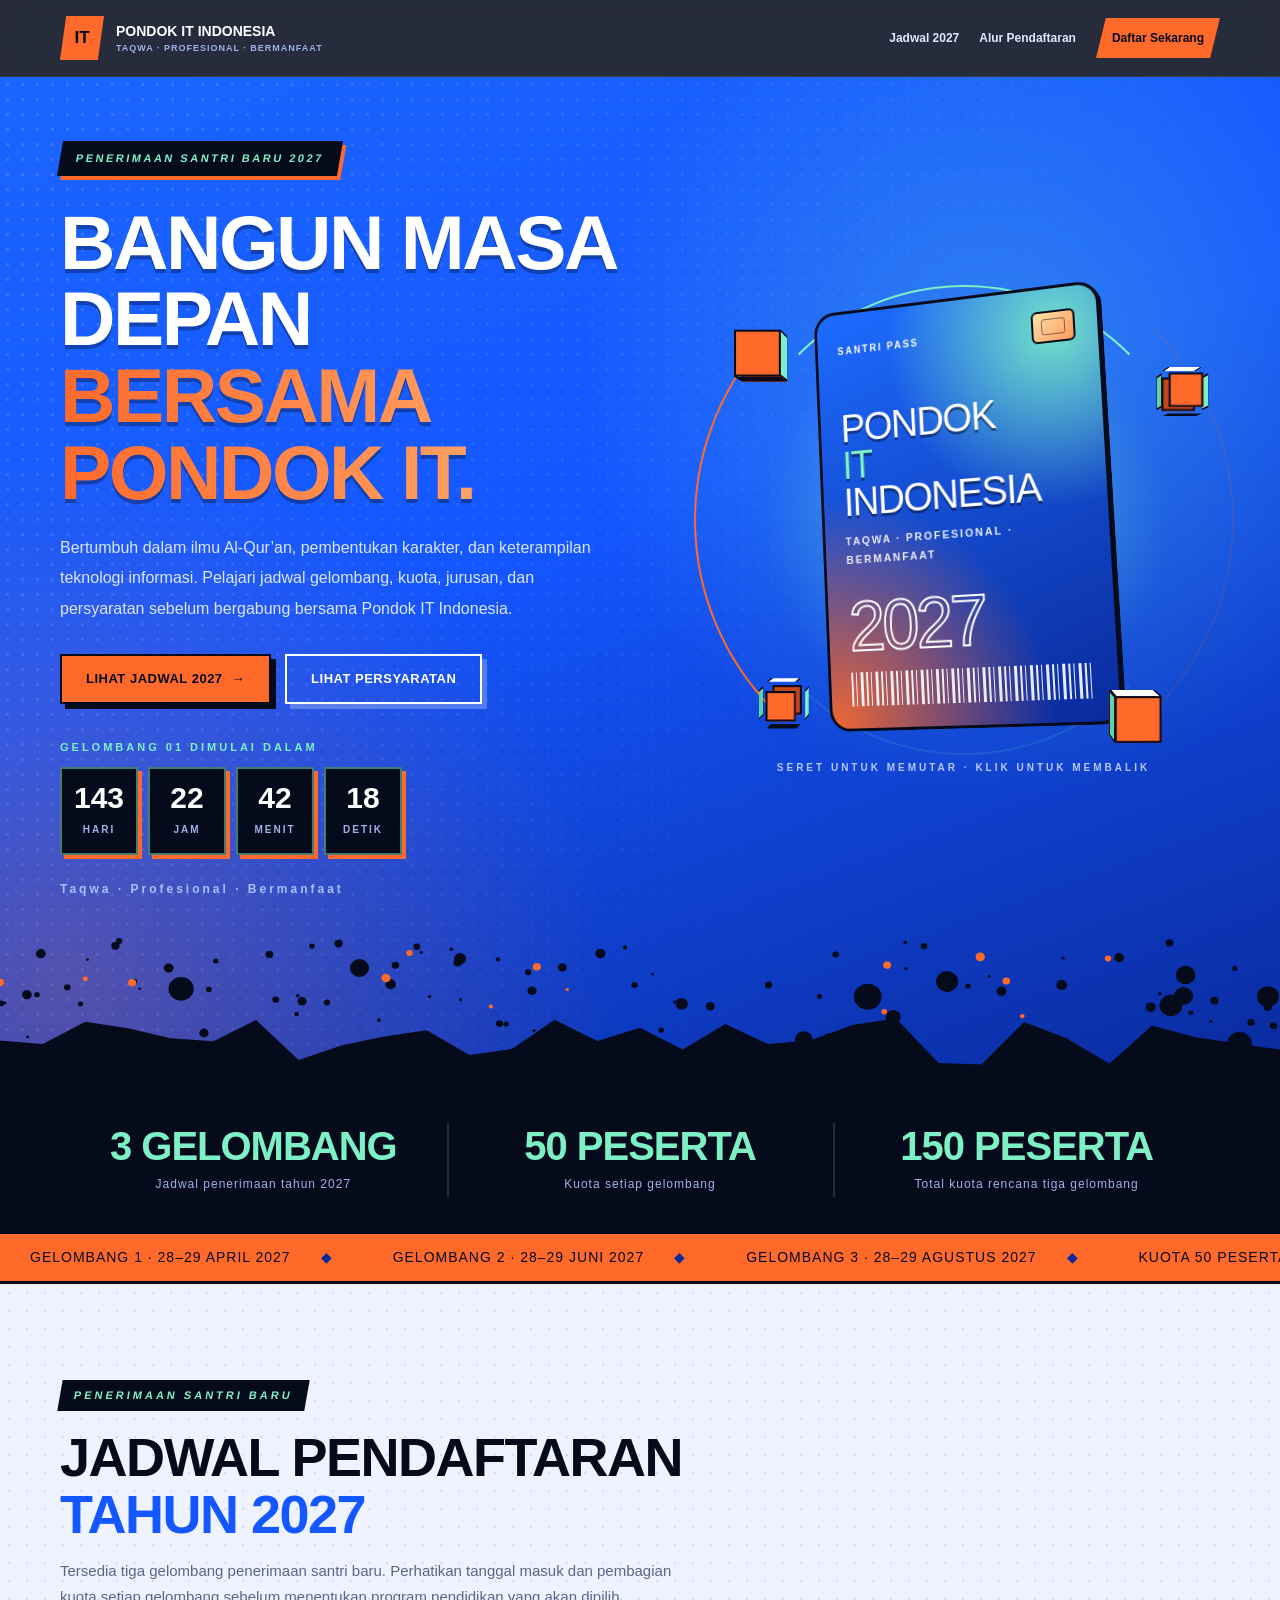
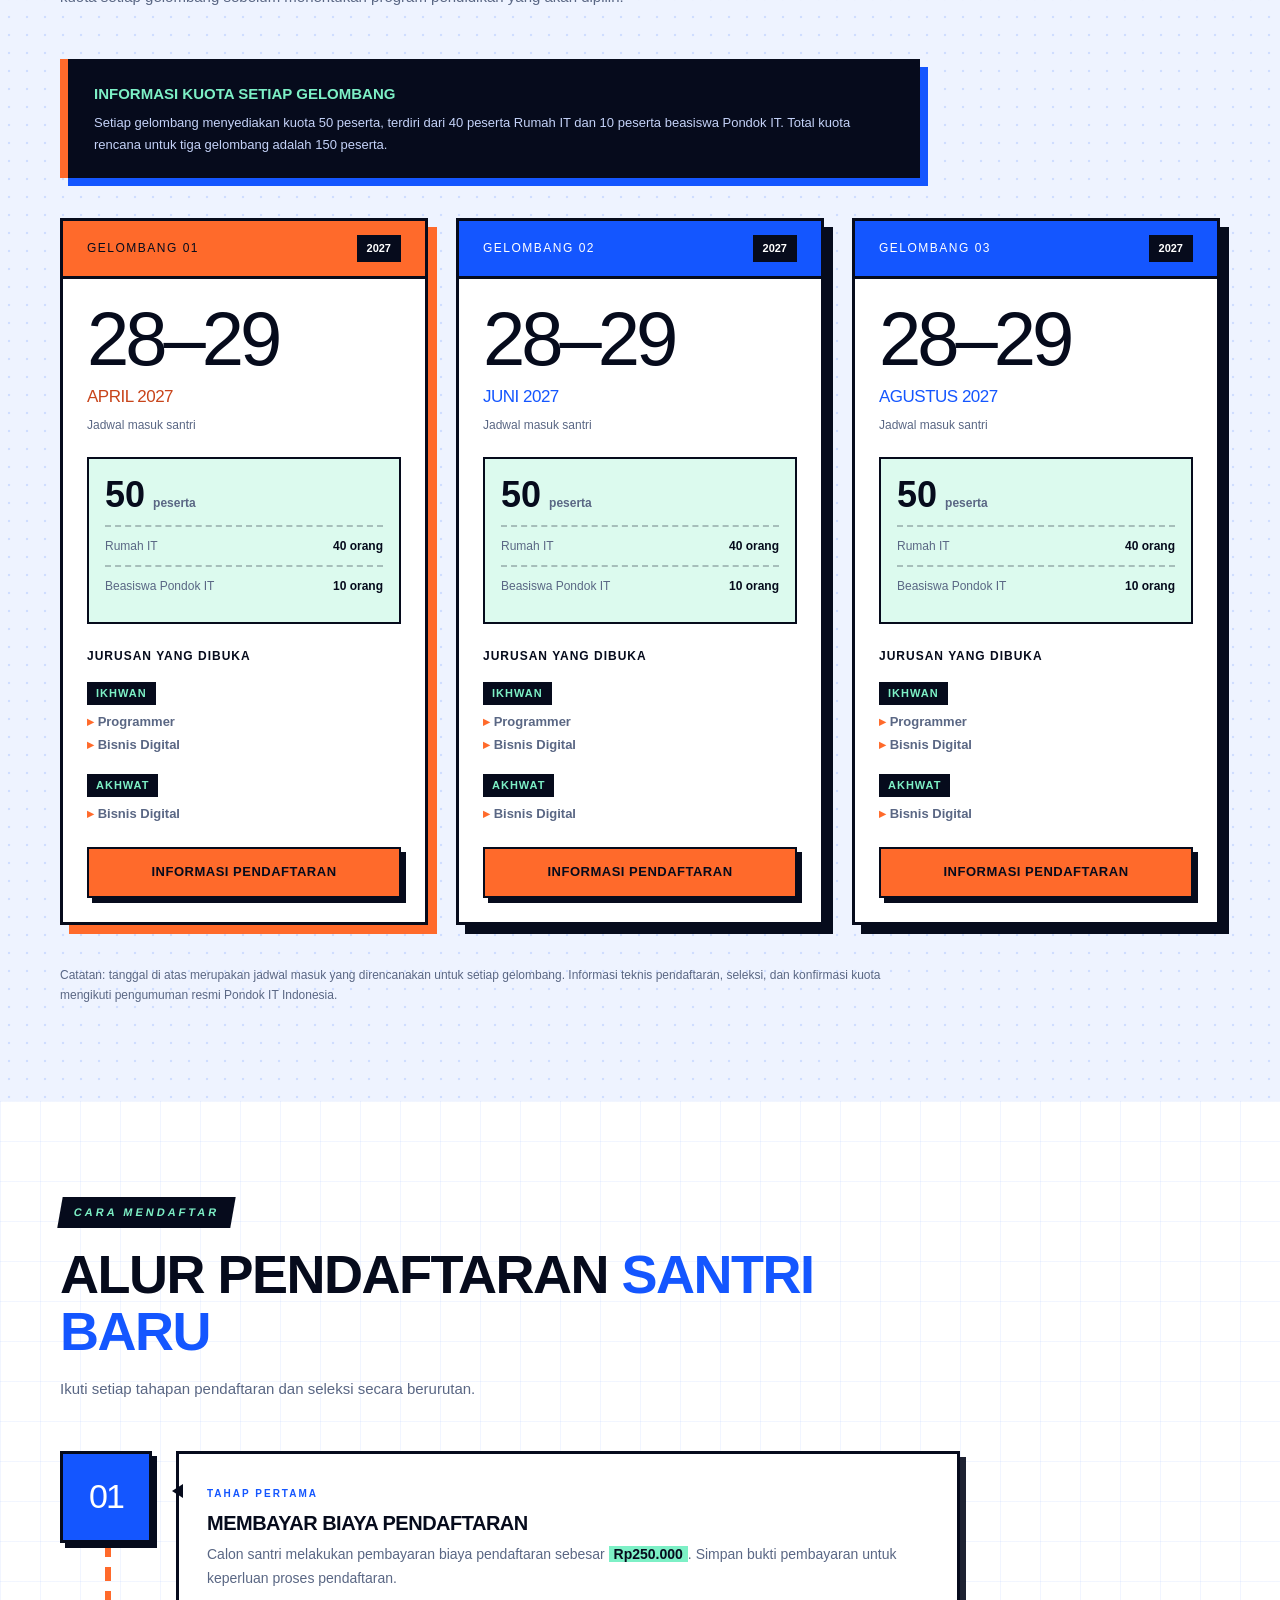
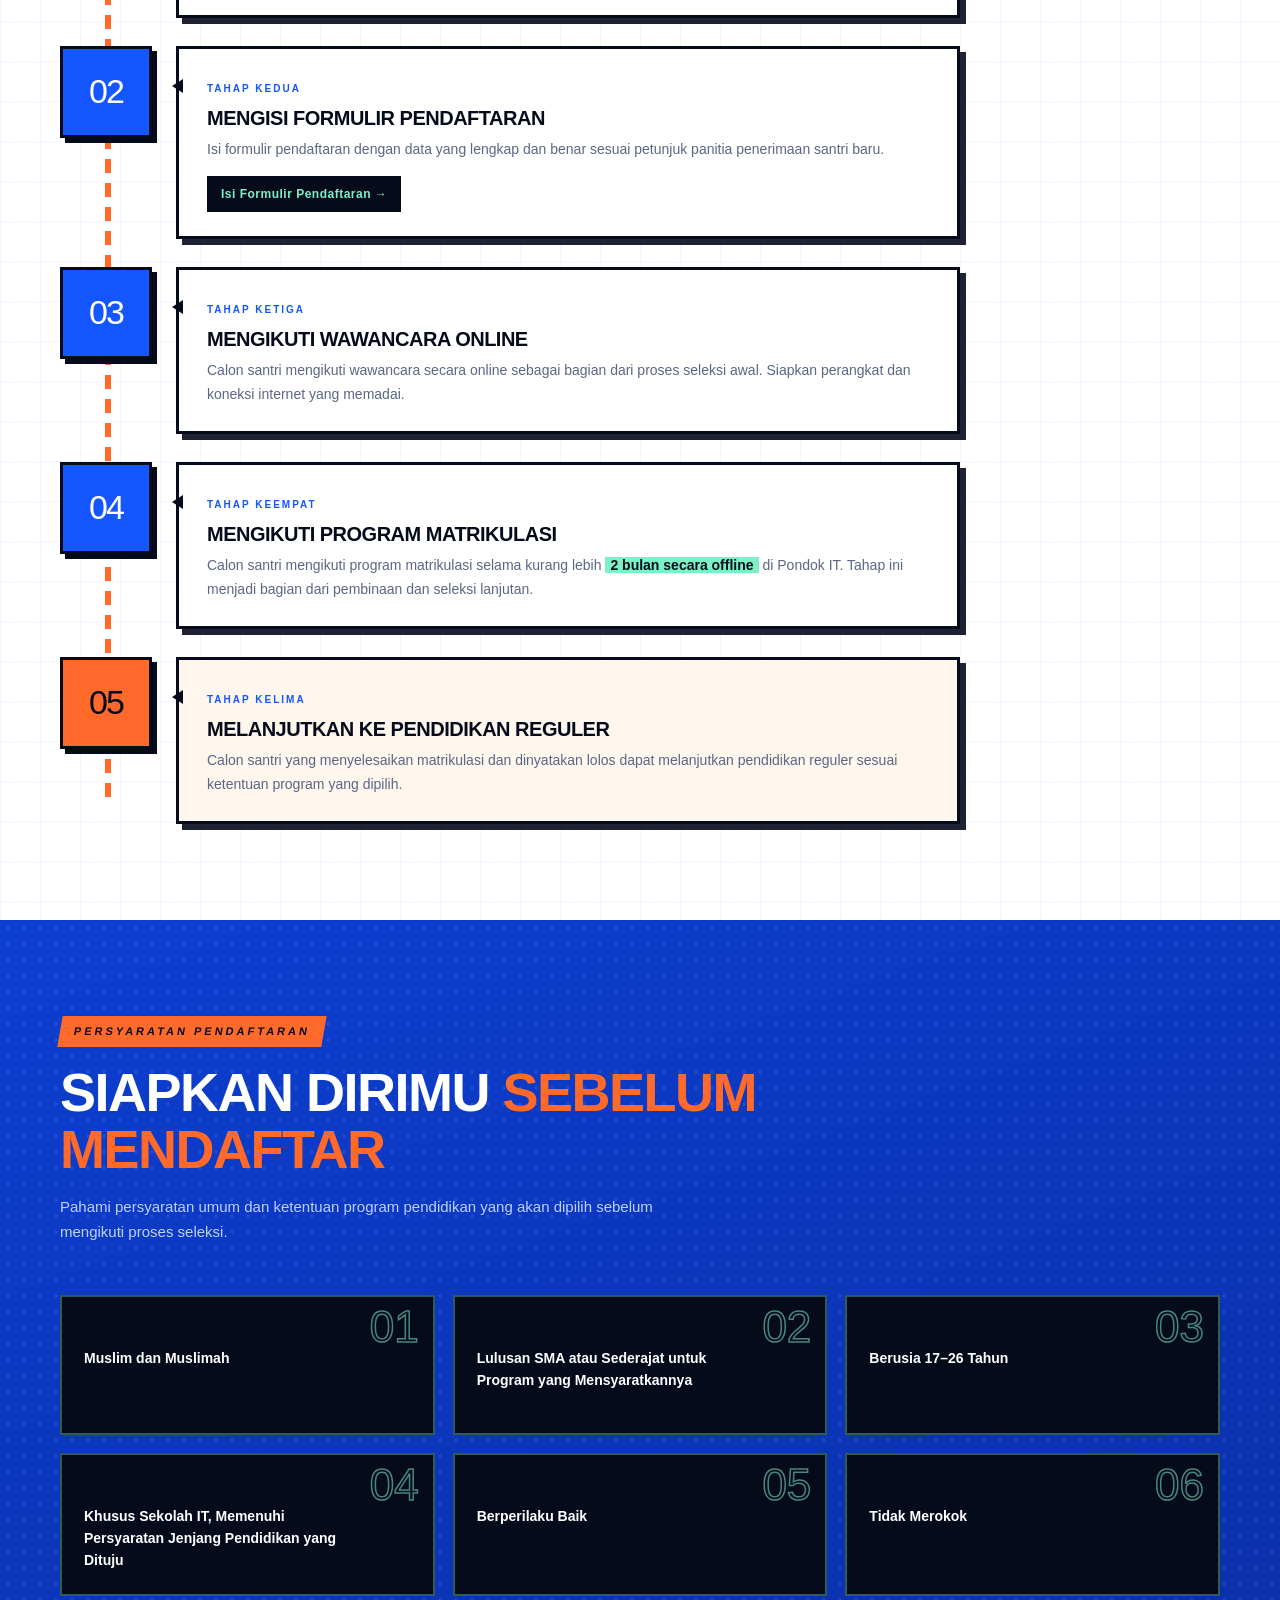
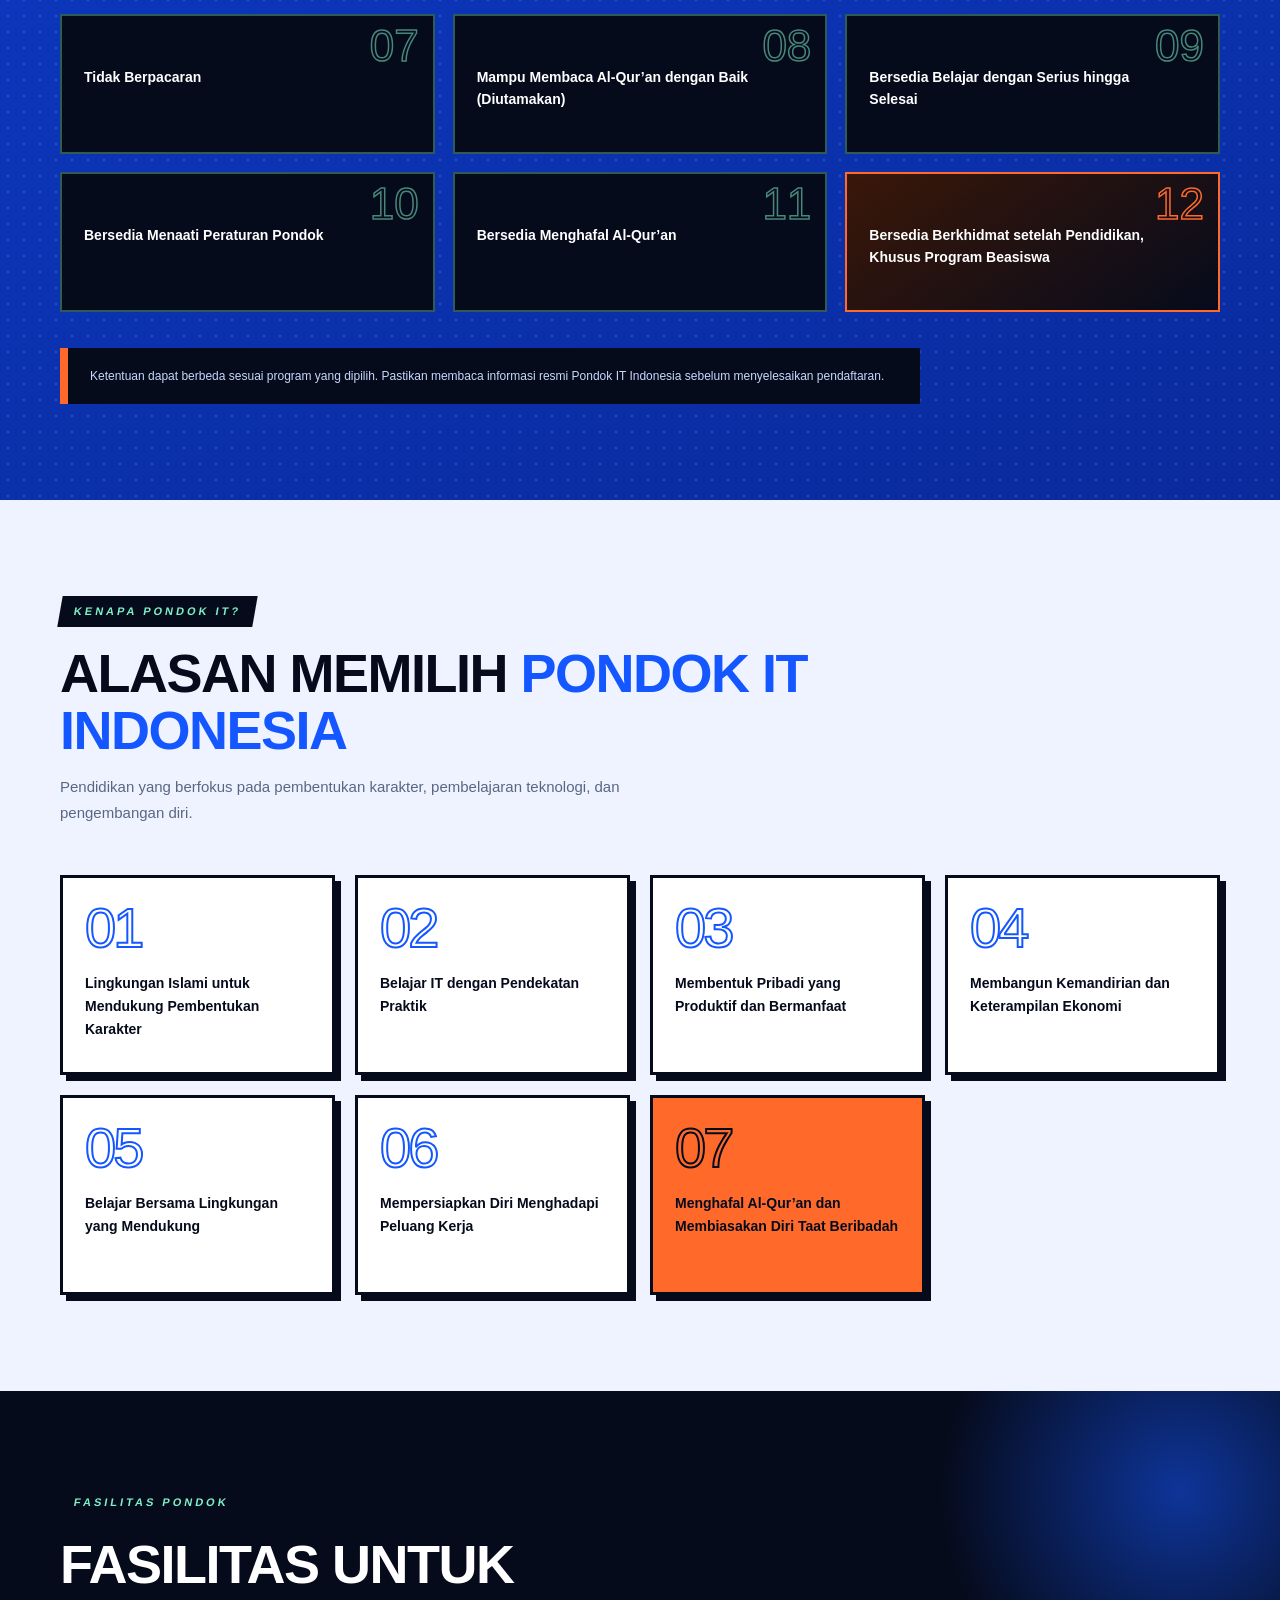
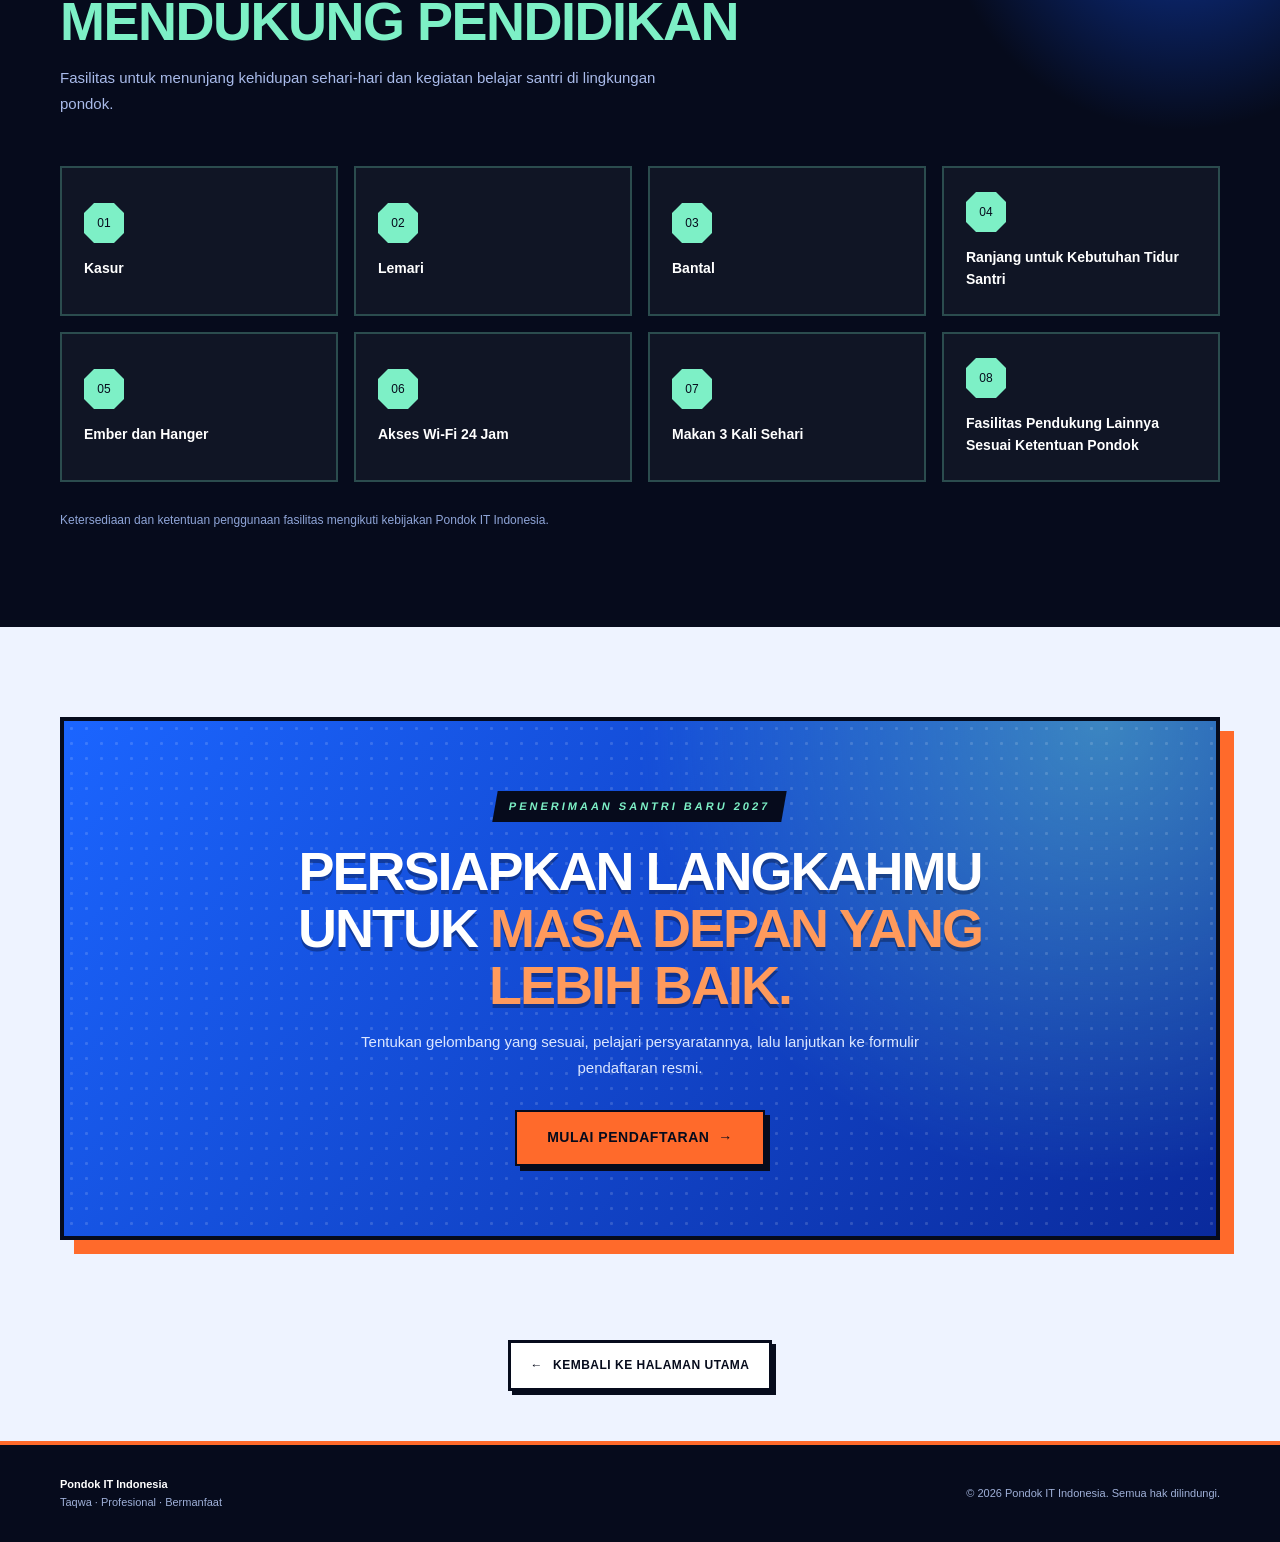
<file: pendaftaran.html>
<!DOCTYPE html>
<html lang="id">
<head>
  <meta charset="UTF-8">
  <meta name="viewport" content="width=device-width, initial-scale=1.0">
  <meta name="theme-color" content="#1456ff">
  <meta name="description" content="Informasi pendaftaran santri baru Pondok IT Indonesia tahun 2027, jadwal gelombang, kuota, jurusan, persyaratan, dan alur seleksi.">
  <title>Pendaftaran Santri Baru 2027 | Pondok IT Indonesia</title>

  <style>
    :root {
      --blue: #1456ff;
      --blue-2: #0d3fd1;
      --blue-deep: #0a2a9c;
      --ink: #060b1c;
      --ink-2: #0d1530;
      --orange: #ff6a2b;
      --orange-2: #ff9a5c;
      --rust: #c8441a;
      --mint: #7df0c6;
      --mint-soft: #dcfaee;
      --paper: #eef3ff;
      --white: #ffffff;
      --text: #0e1630;
      --muted: #5a6784;
      --line: rgba(6,11,28,.14);
      --head: "Arial Black", Impact, "Segoe UI Black", Arial, sans-serif;
    }

    * { box-sizing: border-box; margin: 0; padding: 0; }

    html { scroll-behavior: smooth; scroll-padding-top: 90px; }

    body {
      font-family: "Segoe UI", Arial, Helvetica, sans-serif;
      color: var(--text);
      line-height: 1.7;
      background: var(--paper);
      overflow-x: hidden;
    }

    a { color: inherit; text-decoration: none; }

    .container { width: min(1160px, calc(100% - 40px)); margin: 0 auto; position: relative; }

    .progress {
      position: fixed; top: 0; left: 0; height: 4px; width: 0; z-index: 300;
      background: linear-gradient(90deg, var(--mint), var(--orange));
    }

    /* ---------- SECTION HEADING ---------- */
    .section { padding: 96px 0; position: relative; }

    .section-heading { max-width: 780px; margin: 0 0 50px; }

    .section-label {
      display: inline-block;
      padding: 6px 14px;
      margin-bottom: 18px;
      background: var(--ink);
      color: var(--mint);
      font-size: 11px;
      font-weight: 800;
      letter-spacing: 3px;
      text-transform: uppercase;
      transform: skewX(-10deg);
    }

    .section-heading h2 {
      font-family: var(--head);
      font-size: clamp(30px, 4.6vw, 54px);
      line-height: 1.05;
      letter-spacing: -1.5px;
      text-transform: uppercase;
      color: var(--ink);
      margin-bottom: 16px;
    }

    .section-heading h2 span { color: var(--blue); }

    .section-heading p { color: var(--muted); font-size: 15px; max-width: 640px; }

    .section-heading.light h2 { color: #fff; }
    .section-heading.light h2 span { color: var(--orange); }
    .section-heading.light p { color: #bfd0ff; }
    .section-heading.light .section-label { background: var(--orange); color: var(--ink); }

    /* ---------- NAVIGASI ---------- */
    .navbar {
      position: sticky; top: 0; z-index: 200;
      background: rgba(6,11,28,.86);
      backdrop-filter: blur(14px);
      border-bottom: 1px solid rgba(255,255,255,.08);
      color: #fff;
    }

    .nav-inner { min-height: 76px; display: flex; align-items: center; justify-content: space-between; gap: 20px; }

    .brand { display: flex; align-items: center; gap: 12px; font-size: 14px; font-weight: 800; line-height: 1.3; }

    .brand-mark {
      width: 44px; height: 44px; flex-shrink: 0;
      display: grid; place-items: center;
      background: var(--orange);
      color: var(--ink);
      font-family: var(--head);
      font-size: 17px;
      clip-path: polygon(14% 0, 100% 0, 86% 100%, 0 100%);
      box-shadow: 0 0 22px rgba(255,106,43,.5);
    }

    .brand small { display: block; margin-top: 3px; color: #9fb2e8; font-size: 9px; letter-spacing: 1px; }

    .nav-links { display: flex; align-items: center; gap: 20px; }
    .nav-links a { color: #dfe8ff; font-size: 12px; font-weight: 700; transition: .2s; }
    .nav-links a:hover { color: var(--mint); }

    .nav-cta {
      padding: 10px 16px;
      background: var(--orange);
      color: var(--ink) !important;
      font-weight: 900 !important;
      clip-path: polygon(8% 0, 100% 0, 92% 100%, 0 100%);
    }
    .nav-cta:hover { background: var(--mint); }

    .menu-toggle {
      display: none; color: #fff; background: transparent;
      border: 1px solid #4a5f9c; border-radius: 9px; padding: 6px 11px; cursor: pointer; font-size: 21px;
    }

    /* ---------- HERO ---------- */
    .hero {
      position: relative; overflow: hidden;
      padding: 64px 0 190px;
      color: #fff;
      background:
        radial-gradient(circle at 78% 30%, rgba(125,240,198,.28), transparent 34%),
        radial-gradient(circle at 5% 90%, rgba(255,106,43,.28), transparent 36%),
        linear-gradient(160deg, #1b65ff, #1456ff 45%, #0a2a9c);
    }

    .hero::before {
      content: ""; position: absolute; inset: 0;
      background-image: radial-gradient(rgba(255,255,255,.16) 1.3px, transparent 1.8px);
      background-size: 15px 15px;
      -webkit-mask-image: linear-gradient(120deg, #000, transparent 75%);
      mask-image: linear-gradient(120deg, #000, transparent 75%);
    }

    .hero-grid { position: relative; z-index: 2; display: grid; grid-template-columns: 1.1fr .9fr; gap: 20px; align-items: center; }

    .hero-badge {
      display: inline-block; padding: 8px 16px;
      background: var(--ink); color: var(--mint);
      font-size: 11px; font-weight: 800; letter-spacing: 2.5px;
      transform: skewX(-10deg);
      box-shadow: 4px 4px 0 var(--orange);
    }

    .hero h1 {
      margin: 28px 0 22px;
      font-family: var(--head);
      font-size: clamp(38px, 6vw, 78px);
      line-height: 1;
      letter-spacing: -2.5px;
      text-transform: uppercase;
      text-shadow: 0 4px 0 rgba(6,11,28,.35);
    }

    .hero h1 span {
      display: block;
      background: linear-gradient(90deg, var(--orange), var(--orange-2) 60%, #ffd2ad);
      background-clip: text; -webkit-background-clip: text; color: transparent;
      text-shadow: none;
      filter: drop-shadow(0 4px 0 rgba(6,11,28,.35));
    }

    .hero-description { max-width: 560px; color: #dbe6ff; font-size: 16px; line-height: 1.9; }

    .hero-actions { display: flex; flex-wrap: wrap; gap: 14px; margin-top: 30px; }

    .button {
      display: inline-flex; justify-content: center; align-items: center; gap: 9px;
      min-height: 50px; padding: 12px 24px;
      border: 2px solid var(--ink);
      font-size: 13px; font-weight: 900; letter-spacing: .5px; text-transform: uppercase;
      cursor: pointer;
      transition: transform .15s, box-shadow .15s;
    }
    .button:hover { transform: translate(-3px, -3px); }

    .button-gold { background: var(--orange); color: var(--ink); box-shadow: 5px 5px 0 var(--ink); }
    .button-gold:hover { box-shadow: 8px 8px 0 var(--ink); }

    .button-outline { background: transparent; color: #fff; border-color: #fff; box-shadow: 5px 5px 0 rgba(255,255,255,.25); }
    .button-outline:hover { background: rgba(255,255,255,.1); box-shadow: 8px 8px 0 rgba(255,255,255,.3); }

    .hero-note { margin-top: 24px; color: #a9c0ff; font-size: 12px; letter-spacing: 3px; font-weight: 700; }

    /* hitung mundur */
    .countdown { margin-top: 34px; }
    .countdown-title { font-size: 11px; letter-spacing: 3px; font-weight: 800; color: var(--mint); margin-bottom: 10px; }
    .count-grid { display: flex; gap: 10px; flex-wrap: wrap; }
    .count-box {
      min-width: 78px; padding: 12px 10px; text-align: center;
      background: var(--ink); border: 2px solid rgba(125,240,198,.5);
      box-shadow: 4px 4px 0 var(--orange);
    }
    .count-box strong { display: block; font-family: var(--head); font-size: 30px; line-height: 1.1; color: #fff; }
    .count-box span { font-size: 10px; letter-spacing: 2px; color: #9fb2e8; font-weight: 800; }

    /* panggung 3D */
    .stage {
      position: relative; height: 520px;
      perspective: 1300px;
      display: grid; place-items: center;
      cursor: grab; touch-action: pan-y; user-select: none;
    }
    .stage.drag { cursor: grabbing; }

    .halo {
      position: absolute; width: 440px; height: 440px; border-radius: 50%;
      background: radial-gradient(circle, rgba(125,240,198,.5), transparent 65%);
      filter: blur(8px);
    }

    .orbit {
      position: absolute; border-radius: 50%;
      border: 2px solid transparent; pointer-events: none;
    }
    .orbit.o1 { width: 470px; height: 470px; border-top-color: var(--mint); border-bottom-color: rgba(125,240,198,.12); animation: spinA 10s linear infinite; }
    .orbit.o2 { width: 540px; height: 540px; border-left-color: var(--orange); border-right-color: rgba(255,106,43,.12); animation: spinB 15s linear infinite; }
    @keyframes spinA { from { transform: rotateX(72deg) rotateZ(0); } to { transform: rotateX(72deg) rotateZ(360deg); } }
    @keyframes spinB { from { transform: rotateX(60deg) rotateY(20deg) rotateZ(360deg); } to { transform: rotateX(60deg) rotateY(20deg) rotateZ(0); } }

    .pass-wrap { position: relative; width: 0; height: 0; transform-style: preserve-3d; }

    .pass {
      position: absolute; left: -150px; top: -215px;
      width: 300px; height: 430px;
      transform-style: preserve-3d;
    }

    .pass .face {
      position: absolute; inset: 0;
      border: 3px solid var(--ink);
      border-radius: 22px;
      backface-visibility: hidden;
      overflow: hidden;
      padding: 22px;
      display: flex; flex-direction: column;
    }

    .pass .front {
      background:
        radial-gradient(circle at 85% 10%, rgba(125,240,198,.9), transparent 38%),
        radial-gradient(circle at 0% 100%, rgba(255,106,43,.95), transparent 45%),
        linear-gradient(160deg, #1d6bff, #0a2a9c);
      color: #fff;
      transform: translateZ(8px);
    }
    .pass .back {
      background: linear-gradient(160deg, #101a3d, #060b1c);
      color: #fff;
      transform: rotateY(180deg) translateZ(8px);
      border-color: var(--mint);
    }

    .pass .edge {
      position: absolute; inset: 0;
      border: 3px solid var(--ink); border-radius: 22px;
      background: #0b1230;
    }

    .pass-top { display: flex; justify-content: space-between; align-items: center; font-size: 10px; letter-spacing: 2px; font-weight: 800; }
    .pass-chip { width: 44px; height: 32px; border-radius: 6px; background: linear-gradient(135deg, #ffe3a8, #ff9a5c); border: 2px solid var(--ink); position: relative; }
    .pass-chip::after { content: ""; position: absolute; inset: 6px 8px; border: 1px solid rgba(6,11,28,.5); border-radius: 3px; }

    .pass-title { margin-top: 46px; font-family: var(--head); font-size: 40px; line-height: .95; text-transform: uppercase; letter-spacing: -1.5px; text-shadow: 0 3px 0 rgba(6,11,28,.45); }
    .pass-title span { display: block; color: var(--mint); }
    .pass-sub { margin-top: 12px; font-size: 11px; letter-spacing: 2px; font-weight: 800; opacity: .9; }

    .pass-year { margin-top: auto; font-family: var(--head); font-size: 70px; line-height: .9; color: transparent; -webkit-text-stroke: 2px #fff; letter-spacing: -3px; }
    .barcode { height: 34px; margin-top: 14px; background: repeating-linear-gradient(90deg, #fff 0 2px, transparent 2px 5px, #fff 5px 6px, transparent 6px 10px, #fff 10px 13px, transparent 13px 16px); opacity: .9; }

    .pass .back h4 { font-family: var(--head); text-transform: uppercase; font-size: 20px; color: var(--mint); margin-bottom: 16px; }
    .pass .back .row { display: flex; justify-content: space-between; padding: 11px 0; border-bottom: 1px dashed rgba(255,255,255,.25); font-size: 13px; }
    .pass .back .row strong { color: var(--orange-2); font-family: var(--head); font-size: 15px; }
    .pass .back small { margin-top: auto; font-size: 10px; letter-spacing: 2px; color: #8fa5e6; }

    .gloss {
      position: absolute; inset: 0;
      background: linear-gradient(115deg, transparent 30%, rgba(255,255,255,.35) 45%, transparent 60%);
      transform: translateX(-120%);
      animation: glossMove 5s ease-in-out infinite;
      pointer-events: none;
    }
    @keyframes glossMove { 0%, 55% { transform: translateX(-120%); } 85%, 100% { transform: translateX(120%); } }

    /* kubus melayang */
    .cube3d { position: absolute; width: 46px; height: 46px; transform-style: preserve-3d; animation: cubeSpin 9s linear infinite, bobY 5s ease-in-out infinite; pointer-events: none; }
    .cube3d i { position: absolute; inset: 0; border: 2px solid var(--ink); }
    .cube3d i:nth-child(1) { transform: translateZ(23px); background: var(--orange); }
    .cube3d i:nth-child(2) { transform: rotateY(180deg) translateZ(23px); background: var(--rust); }
    .cube3d i:nth-child(3) { transform: rotateY(90deg) translateZ(23px); background: var(--mint); }
    .cube3d i:nth-child(4) { transform: rotateY(-90deg) translateZ(23px); background: #5fd3a8; }
    .cube3d i:nth-child(5) { transform: rotateX(90deg) translateZ(23px); background: #fff; }
    .cube3d i:nth-child(6) { transform: rotateX(-90deg) translateZ(23px); background: var(--ink); }
    .cube3d.c1 { left: 6%; top: 14%; }
    .cube3d.c2 { right: 4%; top: 22%; width: 34px; height: 34px; animation-duration: 7s, 6s; }
    .cube3d.c2 i { transform-origin: center; }
    .cube3d.c3 { left: 12%; bottom: 12%; width: 30px; height: 30px; animation-duration: 11s, 4s; }
    .cube3d.c4 { right: 12%; bottom: 8%; animation-duration: 8s, 5.5s; }
    @keyframes cubeSpin { from { transform: rotateX(0) rotateY(0); } to { transform: rotateX(360deg) rotateY(360deg); } }
    @keyframes bobY { 0%, 100% { margin-top: 0; } 50% { margin-top: -22px; } }

    .stage-hint { position: absolute; bottom: 4px; font-size: 10px; letter-spacing: 3px; color: #b6c8ff; font-weight: 800; }

    /* percikan tinta */
    .splatter { position: absolute; left: 0; bottom: -2px; width: 100%; height: 170px; z-index: 1; display: block; }

    /* ---------- BAND INFORMASI ---------- */
    .quick-info { background: var(--ink); color: #fff; position: relative; z-index: 2; }
    .quick-info-grid { display: grid; grid-template-columns: repeat(3, 1fr); }
    .quick-info-item { padding: 34px 20px; text-align: center; position: relative; }
    .quick-info-item + .quick-info-item::before { content: ""; position: absolute; left: 0; top: 24%; bottom: 24%; width: 2px; background: rgba(255,255,255,.12); }
    .quick-info-item strong { display: block; font-family: var(--head); font-size: clamp(26px, 3.4vw, 40px); line-height: 1.15; color: var(--mint); text-transform: uppercase; letter-spacing: -1px; }
    .quick-info-item span { color: #9fb2e8; font-size: 12px; letter-spacing: 1px; }

    .ticker { overflow: hidden; background: var(--orange); border-top: 3px solid var(--ink); border-bottom: 3px solid var(--ink); }
    .ticker-track { display: flex; width: max-content; animation: ticker 30s linear infinite; }
    .ticker-track span { padding: 12px 30px; font-family: var(--head); font-size: 14px; letter-spacing: 1px; color: var(--ink); text-transform: uppercase; white-space: nowrap; }
    .ticker-track span::after { content: "◆"; margin-left: 30px; color: var(--blue-deep); }
    @keyframes ticker { to { transform: translateX(-50%); } }

    /* ---------- JADWAL ---------- */
    .schedule-section {
      background:
        radial-gradient(rgba(20,86,255,.14) 1.2px, transparent 1.6px) 0 0 / 18px 18px,
        var(--paper);
    }

    .schedule-notice {
      max-width: 860px; margin: 0 0 40px; padding: 22px 26px;
      background: var(--ink); color: #fff;
      border-left: 8px solid var(--orange);
      box-shadow: 8px 8px 0 var(--blue);
    }
    .schedule-notice strong { display: block; margin-bottom: 5px; color: var(--mint); font-family: var(--head); font-size: 15px; text-transform: uppercase; }
    .schedule-notice p { color: #c4d2f8; font-size: 13px; }

    .schedule-grid { display: grid; grid-template-columns: repeat(3, 1fr); gap: 28px; align-items: stretch; perspective: 1400px; }

    .schedule-card {
      position: relative; display: flex; flex-direction: column;
      background: #fff;
      border: 3px solid var(--ink);
      box-shadow: 9px 9px 0 var(--ink);
      transform-style: preserve-3d;
      transition: transform .15s ease-out, box-shadow .2s;
      will-change: transform;
    }
    .schedule-card.featured { box-shadow: 9px 9px 0 var(--orange); }
    .schedule-card:hover { box-shadow: 13px 13px 0 var(--blue); }

    .schedule-top {
      display: flex; align-items: center; justify-content: space-between; gap: 10px;
      padding: 14px 24px;
      background: var(--blue); color: #fff;
      border-bottom: 3px solid var(--ink);
    }
    .featured .schedule-top { background: var(--orange); color: var(--ink); }
    .wave-label { font-family: var(--head); font-size: 12px; letter-spacing: 1.5px; }
    .wave-year { padding: 4px 10px; background: var(--ink); color: #fff; font-size: 11px; font-weight: 800; }

    .schedule-body { padding: 24px; display: flex; flex-direction: column; flex: 1; }

    .schedule-date {
      font-family: var(--head); font-size: 76px; line-height: .95; letter-spacing: -4px;
      color: var(--ink);
      transform: translateZ(40px);
    }
    .schedule-month { margin-top: 8px; color: var(--blue); font-family: var(--head); font-size: 17px; text-transform: uppercase; letter-spacing: -.5px; }
    .featured .schedule-month { color: var(--rust); }
    .schedule-caption { margin-top: 3px; color: var(--muted); font-size: 12px; }

    .quota-box { margin: 22px 0; padding: 16px; background: var(--mint-soft); border: 2px solid var(--ink); }
    .quota-total { display: flex; align-items: baseline; gap: 8px; margin-bottom: 10px; }
    .quota-total strong { font-family: var(--head); font-size: 36px; line-height: 1.1; color: var(--ink); }
    .quota-total span { color: var(--muted); font-size: 12px; font-weight: 700; }
    .quota-row { display: flex; align-items: center; justify-content: space-between; gap: 10px; padding: 9px 0; border-top: 2px dashed rgba(6,11,28,.25); font-size: 12px; }
    .quota-row span { color: var(--muted); }
    .quota-row strong { color: var(--ink); text-align: right; }

    .major-title { margin-bottom: 12px; color: var(--ink); font-family: var(--head); font-size: 12px; letter-spacing: 1px; text-transform: uppercase; }
    .major-group { margin-bottom: 14px; }
    .major-group:last-of-type { margin-bottom: 22px; }
    .major-group h4 { display: inline-block; margin-bottom: 5px; padding: 2px 9px; background: var(--ink); color: var(--mint); font-size: 11px; letter-spacing: 1px; text-transform: uppercase; }
    .major-group p { color: var(--muted); font-size: 13px; line-height: 1.8; font-weight: 600; }
    .major-group p::before { content: "▸ "; color: var(--orange); }

    .schedule-button { width: 100%; margin-top: auto; text-align: center; }

    .schedule-footnote { max-width: 860px; margin: 40px 0 0; color: var(--muted); font-size: 12px; }

    /* ---------- ALUR ---------- */
    .flow-section {
      background:
        linear-gradient(rgba(20,86,255,.06) 1px, transparent 1px) 0 0 / 40px 40px,
        linear-gradient(90deg, rgba(20,86,255,.06) 1px, transparent 1px) 0 0 / 40px 40px,
        #fff;
    }

    .flow-list { position: relative; max-width: 900px; }
    .flow-list::before {
      content: ""; position: absolute; top: 20px; bottom: 20px; left: 45px; width: 6px;
      background: repeating-linear-gradient(var(--orange) 0 14px, transparent 14px 24px);
    }

    .flow-item { position: relative; display: grid; grid-template-columns: 96px 1fr; gap: 20px; padding-bottom: 28px; }
    .flow-item:last-child { padding-bottom: 0; }

    .flow-number {
      position: relative; z-index: 1; align-self: start;
      display: grid; place-items: center;
      width: 92px; height: 92px;
      background: var(--blue); color: #fff;
      border: 3px solid var(--ink);
      box-shadow: 5px 5px 0 var(--ink);
      font-family: var(--head); font-size: 34px; letter-spacing: -2px;
      clip-path: none;
      transition: transform .2s;
    }
    .flow-item:hover .flow-number { transform: rotate(-6deg) scale(1.06); }

    .flow-content {
      padding: 24px 28px;
      background: #fff;
      border: 3px solid var(--ink);
      box-shadow: 6px 6px 0 rgba(6,11,28,.9);
      position: relative;
    }
    .flow-content::before {
      content: ""; position: absolute; left: -14px; top: 30px;
      border: 7px solid transparent; border-right: 11px solid var(--ink);
    }
    .flow-content > span { color: var(--blue); font-size: 10px; font-weight: 900; letter-spacing: 2px; }
    .flow-content h3 { margin: 6px 0 8px; color: var(--ink); font-family: var(--head); font-size: 20px; text-transform: uppercase; letter-spacing: -.5px; line-height: 1.2; }
    .flow-content p { color: var(--muted); font-size: 14px; }
    .flow-content strong { color: var(--ink); background: var(--mint); padding: 0 5px; }

    .small-link {
      display: inline-flex; gap: 8px; margin-top: 14px; padding: 8px 14px;
      background: var(--ink); color: var(--mint);
      font-size: 12px; font-weight: 800; letter-spacing: .5px;
      transition: .2s;
    }
    .small-link:hover { background: var(--orange); color: var(--ink); }

    .final-flow .flow-number { background: var(--orange); color: var(--ink); }
    .final-flow .flow-content { background: #fff6ee; }

    /* ---------- PERSYARATAN ---------- */
    .requirements-section {
      color: #fff;
      background:
        radial-gradient(rgba(255,255,255,.12) 1.2px, transparent 1.7px) 0 0 / 16px 16px,
        linear-gradient(160deg, var(--blue-2), var(--blue-deep));
    }

    .requirements-grid { display: grid; grid-template-columns: repeat(3, 1fr); gap: 18px; }

    .requirement-card {
      position: relative; min-height: 140px; padding: 24px 22px 22px;
      background: var(--ink);
      border: 2px solid rgba(125,240,198,.35);
      transition: transform .2s, border-color .2s, box-shadow .2s;
    }
    .requirement-card:hover { transform: translate(-4px, -4px); border-color: var(--mint); box-shadow: 6px 6px 0 var(--mint); }

    .requirement-number {
      position: absolute; right: 14px; top: 8px;
      font-family: var(--head); font-size: 44px; line-height: 1;
      color: transparent; -webkit-text-stroke: 1.5px rgba(125,240,198,.55);
    }

    .requirement-card h3 { position: relative; max-width: 85%; margin-top: 26px; color: #fff; font-size: 14px; line-height: 1.6; }

    .requirement-card.featured { background: linear-gradient(145deg, #3a1708, var(--ink)); border-color: var(--orange); }
    .requirement-card.featured .requirement-number { -webkit-text-stroke-color: var(--orange); }
    .requirement-card.featured:hover { box-shadow: 6px 6px 0 var(--orange); border-color: var(--orange); }

    .requirements-note {
      max-width: 860px; margin: 36px 0 0; padding: 18px 22px;
      background: var(--ink); border-left: 8px solid var(--orange);
      color: #c9d7fb; font-size: 12px;
    }

    /* ---------- ALASAN ---------- */
    .reasons-section { background: var(--paper); }

    .reasons-grid { display: grid; grid-template-columns: repeat(4, 1fr); gap: 20px; }

    .reason-card {
      min-height: 200px; padding: 22px;
      background: #fff;
      border: 3px solid var(--ink);
      box-shadow: 6px 6px 0 var(--ink);
      transition: transform .2s, box-shadow .2s;
    }
    .reason-card:hover { transform: translate(-4px, -4px) rotate(-1deg); box-shadow: 10px 10px 0 var(--blue); }

    .reason-number {
      font-family: var(--head); font-size: 56px; line-height: 1; letter-spacing: -3px;
      color: transparent; -webkit-text-stroke: 2px var(--blue);
    }
    .reason-card h3 { margin-top: 16px; color: var(--ink); font-size: 14px; line-height: 1.65; }

    .reason-card.featured { background: var(--orange); }
    .reason-card.featured .reason-number { -webkit-text-stroke-color: var(--ink); }

    /* ---------- FASILITAS ---------- */
    .facility-section { background: var(--ink); color: #fff; overflow: hidden; }
    .facility-section::before {
      content: ""; position: absolute; width: 520px; height: 520px; right: -160px; top: -160px; border-radius: 50%;
      background: radial-gradient(circle, rgba(20,86,255,.55), transparent 65%);
    }
    .facility-section .section-heading h2 { color: #fff; }
    .facility-section .section-heading h2 span { color: var(--mint); }
    .facility-section .section-heading p { color: #a9bbea; }

    .facility-grid { position: relative; display: grid; grid-template-columns: repeat(4, 1fr); gap: 16px; }

    .facility-card {
      min-height: 150px; display: flex; flex-direction: column; justify-content: center;
      padding: 22px;
      background: rgba(255,255,255,.04);
      border: 2px solid rgba(125,240,198,.25);
      transition: .2s;
    }
    .facility-card:hover { background: rgba(125,240,198,.09); border-color: var(--mint); transform: translateY(-5px); }

    .facility-number {
      display: grid; place-items: center; width: 40px; height: 40px; margin-bottom: 14px;
      background: var(--mint); color: var(--ink);
      font-family: var(--head); font-size: 12px;
      clip-path: polygon(25% 0, 75% 0, 100% 25%, 100% 75%, 75% 100%, 25% 100%, 0 75%, 0 25%);
    }
    .facility-card h3 { color: #fff; font-size: 14px; line-height: 1.6; }

    .facility-note { position: relative; margin-top: 28px; color: #8fa5d8; font-size: 12px; }

    /* ---------- CTA ---------- */
    .cta-section { padding: 90px 0; background: var(--paper); }

    .cta-box {
      position: relative; overflow: hidden;
      padding: 70px 40px; text-align: center; color: #fff;
      background:
        radial-gradient(rgba(255,255,255,.14) 1.3px, transparent 1.8px) 0 0 / 15px 15px,
        radial-gradient(circle at 90% 0%, rgba(125,240,198,.4), transparent 40%),
        linear-gradient(130deg, #1b65ff, var(--blue-deep));
      border: 4px solid var(--ink);
      box-shadow: 14px 14px 0 var(--orange);
    }
    .cta-label { display: inline-block; padding: 6px 14px; background: var(--ink); color: var(--mint); font-size: 11px; font-weight: 900; letter-spacing: 3px; transform: skewX(-10deg); }
    .cta-box h2 { max-width: 780px; margin: 22px auto 16px; font-family: var(--head); font-size: clamp(28px, 4.6vw, 54px); line-height: 1.05; text-transform: uppercase; letter-spacing: -2px; text-shadow: 0 4px 0 rgba(6,11,28,.35); }
    .cta-box h2 span { color: var(--orange-2); }
    .cta-box p { max-width: 600px; margin: 0 auto; color: #dbe6ff; font-size: 15px; }
    .cta-box .button { margin-top: 30px; font-size: 14px; padding: 14px 30px; }

    /* ---------- KEMBALI & FOOTER ---------- */
    .back-section { padding: 10px 0 50px; background: var(--paper); }
    .back-row { display: flex; justify-content: center; }
    .back-button {
      display: inline-flex; align-items: center; gap: 10px; padding: 12px 20px;
      color: var(--ink); background: #fff; border: 3px solid var(--ink); box-shadow: 4px 4px 0 var(--ink);
      font-size: 12px; font-weight: 900; text-transform: uppercase; letter-spacing: .5px; transition: .15s;
    }
    .back-button:hover { transform: translate(-2px, -2px); box-shadow: 7px 7px 0 var(--blue); }

    .footer { padding: 30px 0; color: #9fb0d8; background: var(--ink); font-size: 11px; border-top: 4px solid var(--orange); }
    .footer-inner { display: flex; justify-content: space-between; align-items: center; gap: 15px; }
    .footer strong { color: #fff; }

    .reveal { opacity: 0; transform: translateY(40px); transition: opacity .7s, transform .7s; }
    .reveal.show { opacity: 1; transform: none; }

    /* ---------- RESPONSIVE ---------- */
    @media (max-width: 1000px) {
      .hero-grid { grid-template-columns: 1fr; }
      .stage { height: 500px; margin-top: 10px; }
      .nav-links { gap: 12px; }
      .nav-links a { font-size: 11px; }
      .schedule-grid { grid-template-columns: 1fr 1fr; }
      .schedule-card:last-child { grid-column: 1 / -1; }
      .reasons-grid, .facility-grid { grid-template-columns: repeat(2, 1fr); }
      .requirements-grid { grid-template-columns: repeat(2, 1fr); }
    }

    @media (max-width: 760px) {
      .container { width: calc(100% - 30px); }
      .nav-inner { min-height: 68px; }
      .menu-toggle { display: block; }
      .nav-links { position: absolute; top: 68px; left: 0; right: 0; display: none; padding: 12px 20px 20px; background: var(--ink); }
      .nav-links.open { display: flex; align-items: stretch; flex-direction: column; gap: 0; }
      .nav-links a { padding: 12px 0; font-size: 13px; border-bottom: 1px solid rgba(255,255,255,.08); }
      .nav-links .nav-cta { margin-top: 12px; padding: 12px; text-align: center; clip-path: none; }

      .hero { padding: 48px 0 150px; }
      .hero h1 { letter-spacing: -1.5px; }
      .hero-description { font-size: 14px; }
      .stage { height: 440px; transform: scale(.82); margin: -10px 0 -30px; }
      .count-box { min-width: 66px; padding: 10px 6px; }
      .count-box strong { font-size: 24px; }

      .quick-info-grid { grid-template-columns: 1fr; }
      .quick-info-item { padding: 20px 14px; }
      .quick-info-item + .quick-info-item::before { left: 20%; right: 20%; top: 0; bottom: auto; width: auto; height: 2px; }

      .section { padding: 64px 0; }
      .schedule-grid { grid-template-columns: 1fr; }
      .schedule-card:last-child { grid-column: auto; }
      .schedule-date { font-size: 64px; }

      .flow-list::before { left: 27px; width: 4px; }
      .flow-item { grid-template-columns: 56px 1fr; gap: 14px; padding-bottom: 20px; }
      .flow-number { width: 54px; height: 54px; font-size: 20px; box-shadow: 3px 3px 0 var(--ink); }
      .flow-content { padding: 18px; }
      .flow-content::before { display: none; }
      .flow-content h3 { font-size: 16px; }
      .flow-content p { font-size: 13px; }

      .requirements-grid, .reasons-grid, .facility-grid { grid-template-columns: repeat(2, 1fr); gap: 12px; }
      .requirement-card { min-height: 130px; padding: 18px 14px; }
      .requirement-number { font-size: 32px; }
      .requirement-card h3, .reason-card h3, .facility-card h3 { font-size: 12.5px; }
      .reason-card { min-height: 170px; padding: 16px; }
      .reason-number { font-size: 42px; }
      .facility-card { min-height: 130px; padding: 16px; }

      .cta-box { padding: 46px 20px; box-shadow: 8px 8px 0 var(--orange); }
      .footer-inner { flex-direction: column; text-align: center; }
    }

    @media (max-width: 400px) {
      .requirements-grid, .reasons-grid, .facility-grid { grid-template-columns: 1fr; }
      .hero-actions { flex-direction: column; }
      .hero-actions .button { width: 100%; }
    }

    @media (prefers-reduced-motion: reduce) {
      html { scroll-behavior: auto; }
      *, *::before, *::after { animation: none !important; transition: none !important; }
      .reveal { opacity: 1; transform: none; }
    }

    @media print {
      .progress, .navbar, .stage, .ticker, .splatter, .hero-actions { display: none; }
      body { background: #fff; }
      .hero, .requirements-section, .facility-section, .cta-box { background: #fff !important; color: #000 !important; }
      .reveal { opacity: 1; transform: none; }
    }
  </style>
</head>

<body>
  <div class="progress" id="progress"></div>

  <!-- NAVIGASI -->
  <header class="navbar">
    <div class="container nav-inner">

      <a href="index.html" class="brand" aria-label="Pondok IT Indonesia">
        <span class="brand-mark">IT</span>
        <span>
          PONDOK IT INDONESIA
          <small>TAQWA · PROFESIONAL · BERMANFAAT</small>
        </span>
      </a>

      <button class="menu-toggle" id="menuToggle" type="button" aria-label="Buka navigasi" aria-expanded="false">☰</button>

      <nav class="nav-links" id="navLinks" aria-label="Navigasi utama">
        <a href="#jadwal">Jadwal 2027</a>
        <a href="#alur">Alur Pendaftaran</a>
        <a class="nav-cta" href="https://app.rumahitindonesia.online/register">Daftar Sekarang</a>
      </nav>

    </div>
  </header>

  <main>

    <!-- HERO -->
    <section class="hero">
      <div class="container hero-grid">

        <div class="hero-content">
          <span class="hero-badge">PENERIMAAN SANTRI BARU 2027</span>

          <h1>
            Bangun Masa Depan
            <span>Bersama Pondok IT.</span>
          </h1>

          <p class="hero-description">
            Bertumbuh dalam ilmu Al-Qur’an, pembentukan karakter, dan
            keterampilan teknologi informasi. Pelajari jadwal gelombang,
            kuota, jurusan, dan persyaratan sebelum bergabung bersama
            Pondok IT Indonesia.
          </p>

          <div class="hero-actions">
            <a href="#jadwal" class="button button-gold">
              Lihat Jadwal 2027 <span aria-hidden="true">→</span>
            </a>
            <a href="#persyaratan" class="button button-outline">
              Lihat Persyaratan
            </a>
          </div>

          <div class="countdown" aria-live="off">
            <div class="countdown-title">GELOMBANG 01 DIMULAI DALAM</div>
            <div class="count-grid" id="countGrid">
              <div class="count-box"><strong id="cd-d">--</strong><span>HARI</span></div>
              <div class="count-box"><strong id="cd-h">--</strong><span>JAM</span></div>
              <div class="count-box"><strong id="cd-m">--</strong><span>MENIT</span></div>
              <div class="count-box"><strong id="cd-s">--</strong><span>DETIK</span></div>
            </div>
          </div>

          <p class="hero-note">Taqwa · Profesional · Bermanfaat</p>
        </div>

        <!-- KARTU 3D -->
        <div class="stage" id="stage" aria-hidden="true">
          <div class="halo"></div>
          <div class="orbit o2"></div>
          <div class="orbit o1"></div>

          <div class="pass-wrap" id="passWrap">
            <div class="pass" id="pass">
              <div class="edge" style="transform: translateZ(-6px)"></div>
              <div class="edge" style="transform: translateZ(-3px)"></div>
              <div class="edge" style="transform: translateZ(0)"></div>
              <div class="edge" style="transform: translateZ(3px)"></div>

              <div class="face front">
                <div class="pass-top"><span>SANTRI PASS</span><span class="pass-chip"></span></div>
                <div class="pass-title">Pondok<span>IT</span>Indonesia</div>
                <div class="pass-sub">TAQWA · PROFESIONAL · BERMANFAAT</div>
                <div class="pass-year">2027</div>
                <div class="barcode"></div>
                <div class="gloss"></div>
              </div>

              <div class="face back">
                <div class="pass-top"><span>GELOMBANG 2027</span><span>PIT</span></div>
                <h4 style="margin-top:34px">3 Gelombang</h4>
                <div class="row"><span>Gelombang 01</span><strong>28–29 APR</strong></div>
                <div class="row"><span>Gelombang 02</span><strong>28–29 JUN</strong></div>
                <div class="row"><span>Gelombang 03</span><strong>28–29 AGU</strong></div>
                <div class="row"><span>Kuota / gelombang</span><strong>50</strong></div>
                <div class="row"><span>Total rencana</span><strong>150</strong></div>
                <small>KLIK UNTUK MEMBALIK KARTU</small>
                <div class="gloss"></div>
              </div>
            </div>
          </div>

          <div class="cube3d c1"><i></i><i></i><i></i><i></i><i></i><i></i></div>
          <div class="cube3d c2"><i></i><i></i><i></i><i></i><i></i><i></i></div>
          <div class="cube3d c3"><i></i><i></i><i></i><i></i><i></i><i></i></div>
          <div class="cube3d c4"><i></i><i></i><i></i><i></i><i></i><i></i></div>

          <span class="stage-hint">SERET UNTUK MEMUTAR · KLIK UNTUK MEMBALIK</span>
        </div>

      </div>

      <svg class="splatter" id="splatter" viewBox="0 0 1200 170" preserveAspectRatio="none" aria-hidden="true"></svg>
    </section>

    <!-- RINGKASAN -->
    <section class="quick-info">
      <div class="container quick-info-grid">

        <div class="quick-info-item">
          <strong>3 Gelombang</strong>
          <span>Jadwal penerimaan tahun 2027</span>
        </div>

        <div class="quick-info-item">
          <strong>50 Peserta</strong>
          <span>Kuota setiap gelombang</span>
        </div>

        <div class="quick-info-item">
          <strong>150 Peserta</strong>
          <span>Total kuota rencana tiga gelombang</span>
        </div>

      </div>
    </section>

    <div class="ticker" aria-hidden="true">
      <div class="ticker-track" id="tickerTrack">
        <span>Gelombang 1 · 28–29 April 2027</span>
        <span>Gelombang 2 · 28–29 Juni 2027</span>
        <span>Gelombang 3 · 28–29 Agustus 2027</span>
        <span>Kuota 50 peserta per gelombang</span>
        <span>Biaya pendaftaran Rp250.000</span>
      </div>
    </div>

    <!-- JADWAL PENDAFTARAN 2027 -->
    <section class="section schedule-section" id="jadwal">
      <div class="container">

        <div class="section-heading reveal">
          <span class="section-label">Penerimaan Santri Baru</span>

          <h2>
            Jadwal Pendaftaran
            <span>Tahun 2027</span>
          </h2>

          <p>
            Tersedia tiga gelombang penerimaan santri baru. Perhatikan
            tanggal masuk dan pembagian kuota setiap gelombang sebelum
            menentukan program pendidikan yang akan dipilih.
          </p>
        </div>

        <div class="schedule-notice reveal">
          <strong>Informasi Kuota Setiap Gelombang</strong>
          <p>
            Setiap gelombang menyediakan kuota 50 peserta, terdiri dari
            40 peserta Rumah IT dan 10 peserta beasiswa Pondok IT.
            Total kuota rencana untuk tiga gelombang adalah 150 peserta.
          </p>
        </div>

        <div class="schedule-grid">

          <!-- GELOMBANG 1 -->
          <article class="schedule-card featured reveal">
            <div class="schedule-top">
              <span class="wave-label">GELOMBANG 01</span>
              <span class="wave-year">2027</span>
            </div>

            <div class="schedule-body">
              <div class="schedule-date">28–29</div>
              <div class="schedule-month">April 2027</div>
              <p class="schedule-caption">Jadwal masuk santri</p>

              <div class="quota-box">
                <div class="quota-total"><strong>50</strong><span>peserta</span></div>
                <div class="quota-row"><span>Rumah IT</span><strong>40 orang</strong></div>
                <div class="quota-row"><span>Beasiswa Pondok IT</span><strong>10 orang</strong></div>
              </div>

              <h3 class="major-title">Jurusan yang Dibuka</h3>

              <div class="major-group">
                <h4>Ikhwan</h4>
                <p>Programmer</p>
                <p>Bisnis Digital</p>
              </div>

              <div class="major-group">
                <h4>Akhwat</h4>
                <p>Bisnis Digital</p>
              </div>

              <a href="https://app.rumahitindonesia.online/register" class="button button-gold schedule-button">Informasi Pendaftaran</a>
            </div>
          </article>

          <!-- GELOMBANG 2 -->
          <article class="schedule-card reveal">
            <div class="schedule-top">
              <span class="wave-label">GELOMBANG 02</span>
              <span class="wave-year">2027</span>
            </div>

            <div class="schedule-body">
              <div class="schedule-date">28–29</div>
              <div class="schedule-month">Juni 2027</div>
              <p class="schedule-caption">Jadwal masuk santri</p>

              <div class="quota-box">
                <div class="quota-total"><strong>50</strong><span>peserta</span></div>
                <div class="quota-row"><span>Rumah IT</span><strong>40 orang</strong></div>
                <div class="quota-row"><span>Beasiswa Pondok IT</span><strong>10 orang</strong></div>
              </div>

              <h3 class="major-title">Jurusan yang Dibuka</h3>

              <div class="major-group">
                <h4>Ikhwan</h4>
                <p>Programmer</p>
                <p>Bisnis Digital</p>
              </div>

              <div class="major-group">
                <h4>Akhwat</h4>
                <p>Bisnis Digital</p>
              </div>

              <a href="https://app.rumahitindonesia.online/register" class="button button-gold schedule-button">Informasi Pendaftaran</a>
            </div>
          </article>

          <!-- GELOMBANG 3 -->
          <article class="schedule-card reveal">
            <div class="schedule-top">
              <span class="wave-label">GELOMBANG 03</span>
              <span class="wave-year">2027</span>
            </div>

            <div class="schedule-body">
              <div class="schedule-date">28–29</div>
              <div class="schedule-month">Agustus 2027</div>
              <p class="schedule-caption">Jadwal masuk santri</p>

              <div class="quota-box">
                <div class="quota-total"><strong>50</strong><span>peserta</span></div>
                <div class="quota-row"><span>Rumah IT</span><strong>40 orang</strong></div>
                <div class="quota-row"><span>Beasiswa Pondok IT</span><strong>10 orang</strong></div>
              </div>

              <h3 class="major-title">Jurusan yang Dibuka</h3>

              <div class="major-group">
                <h4>Ikhwan</h4>
                <p>Programmer</p>
                <p>Bisnis Digital</p>
              </div>

              <div class="major-group">
                <h4>Akhwat</h4>
                <p>Bisnis Digital</p>
              </div>

              <a href="https://app.rumahitindonesia.online/register" class="button button-gold schedule-button">Informasi Pendaftaran</a>
            </div>
          </article>

        </div>

        <p class="schedule-footnote">
          Catatan: tanggal di atas merupakan jadwal masuk yang direncanakan
          untuk setiap gelombang. Informasi teknis pendaftaran, seleksi,
          dan konfirmasi kuota mengikuti pengumuman resmi Pondok IT Indonesia.
        </p>

      </div>
    </section>

    <!-- ALUR PENDAFTARAN -->
    <section class="section flow-section" id="alur">
      <div class="container">

        <div class="section-heading reveal">
          <span class="section-label">Cara Mendaftar</span>

          <h2>
            Alur Pendaftaran
            <span>Santri Baru</span>
          </h2>

          <p>Ikuti setiap tahapan pendaftaran dan seleksi secara berurutan.</p>
        </div>

        <div class="flow-list">

          <article class="flow-item reveal">
            <div class="flow-number">01</div>
            <div class="flow-content">
              <span>TAHAP PERTAMA</span>
              <h3>Membayar Biaya Pendaftaran</h3>
              <p>
                Calon santri melakukan pembayaran biaya pendaftaran sebesar
                <strong>Rp250.000</strong>. Simpan bukti pembayaran untuk
                keperluan proses pendaftaran.
              </p>
            </div>
          </article>

          <article class="flow-item reveal">
            <div class="flow-number">02</div>
            <div class="flow-content">
              <span>TAHAP KEDUA</span>
              <h3>Mengisi Formulir Pendaftaran</h3>
              <p>
                Isi formulir pendaftaran dengan data yang lengkap dan benar
                sesuai petunjuk panitia penerimaan santri baru.
              </p>
              <a href="URL_FORMULIR" class="small-link" target="_blank" rel="noopener noreferrer">
                Isi Formulir Pendaftaran →
              </a>
            </div>
          </article>

          <article class="flow-item reveal">
            <div class="flow-number">03</div>
            <div class="flow-content">
              <span>TAHAP KETIGA</span>
              <h3>Mengikuti Wawancara Online</h3>
              <p>
                Calon santri mengikuti wawancara secara online sebagai
                bagian dari proses seleksi awal. Siapkan perangkat dan
                koneksi internet yang memadai.
              </p>
            </div>
          </article>

          <article class="flow-item reveal">
            <div class="flow-number">04</div>
            <div class="flow-content">
              <span>TAHAP KEEMPAT</span>
              <h3>Mengikuti Program Matrikulasi</h3>
              <p>
                Calon santri mengikuti program matrikulasi selama kurang
                lebih <strong>2 bulan secara offline</strong> di Pondok IT.
                Tahap ini menjadi bagian dari pembinaan dan seleksi lanjutan.
              </p>
            </div>
          </article>

          <article class="flow-item final-flow reveal">
            <div class="flow-number">05</div>
            <div class="flow-content">
              <span>TAHAP KELIMA</span>
              <h3>Melanjutkan ke Pendidikan Reguler</h3>
              <p>
                Calon santri yang menyelesaikan matrikulasi dan dinyatakan
                lolos dapat melanjutkan pendidikan reguler sesuai ketentuan
                program yang dipilih.
              </p>
            </div>
          </article>

        </div>
      </div>
    </section>

    <!-- PERSYARATAN -->
    <section class="section requirements-section" id="persyaratan">
      <div class="container">

        <div class="section-heading light reveal">
          <span class="section-label">Persyaratan Pendaftaran</span>

          <h2>
            Siapkan Dirimu
            <span>Sebelum Mendaftar</span>
          </h2>

          <p>
            Pahami persyaratan umum dan ketentuan program pendidikan
            yang akan dipilih sebelum mengikuti proses seleksi.
          </p>
        </div>

        <div class="requirements-grid">

          <article class="requirement-card reveal">
            <div class="requirement-number">01</div>
            <h3>Muslim dan Muslimah</h3>
          </article>

          <article class="requirement-card reveal">
            <div class="requirement-number">02</div>
            <h3>Lulusan SMA atau Sederajat untuk Program yang Mensyaratkannya</h3>
          </article>

          <article class="requirement-card reveal">
            <div class="requirement-number">03</div>
            <h3>Berusia 17–26 Tahun</h3>
          </article>

          <article class="requirement-card reveal">
            <div class="requirement-number">04</div>
            <h3>Khusus Sekolah IT, Memenuhi Persyaratan Jenjang Pendidikan yang Dituju</h3>
          </article>

          <article class="requirement-card reveal">
            <div class="requirement-number">05</div>
            <h3>Berperilaku Baik</h3>
          </article>

          <article class="requirement-card reveal">
            <div class="requirement-number">06</div>
            <h3>Tidak Merokok</h3>
          </article>

          <article class="requirement-card reveal">
            <div class="requirement-number">07</div>
            <h3>Tidak Berpacaran</h3>
          </article>

          <article class="requirement-card reveal">
            <div class="requirement-number">08</div>
            <h3>Mampu Membaca Al-Qur’an dengan Baik (Diutamakan)</h3>
          </article>

          <article class="requirement-card reveal">
            <div class="requirement-number">09</div>
            <h3>Bersedia Belajar dengan Serius hingga Selesai</h3>
          </article>

          <article class="requirement-card reveal">
            <div class="requirement-number">10</div>
            <h3>Bersedia Menaati Peraturan Pondok</h3>
          </article>

          <article class="requirement-card reveal">
            <div class="requirement-number">11</div>
            <h3>Bersedia Menghafal Al-Qur’an</h3>
          </article>

          <article class="requirement-card featured reveal">
            <div class="requirement-number">12</div>
            <h3>Bersedia Berkhidmat setelah Pendidikan, Khusus Program Beasiswa</h3>
          </article>

        </div>

        <div class="requirements-note">
          Ketentuan dapat berbeda sesuai program yang dipilih.
          Pastikan membaca informasi resmi Pondok IT Indonesia
          sebelum menyelesaikan pendaftaran.
        </div>

      </div>
    </section>

    <!-- ALASAN MEMILIH PONDOK IT -->
    <section class="section reasons-section" id="alasan">
      <div class="container">

        <div class="section-heading reveal">
          <span class="section-label">Kenapa Pondok IT?</span>

          <h2>
            Alasan Memilih
            <span>Pondok IT Indonesia</span>
          </h2>

          <p>
            Pendidikan yang berfokus pada pembentukan karakter,
            pembelajaran teknologi, dan pengembangan diri.
          </p>
        </div>

        <div class="reasons-grid">

          <article class="reason-card reveal">
            <div class="reason-number">01</div>
            <h3>Lingkungan Islami untuk Mendukung Pembentukan Karakter</h3>
          </article>

          <article class="reason-card reveal">
            <div class="reason-number">02</div>
            <h3>Belajar IT dengan Pendekatan Praktik</h3>
          </article>

          <article class="reason-card reveal">
            <div class="reason-number">03</div>
            <h3>Membentuk Pribadi yang Produktif dan Bermanfaat</h3>
          </article>

          <article class="reason-card reveal">
            <div class="reason-number">04</div>
            <h3>Membangun Kemandirian dan Keterampilan Ekonomi</h3>
          </article>

          <article class="reason-card reveal">
            <div class="reason-number">05</div>
            <h3>Belajar Bersama Lingkungan yang Mendukung</h3>
          </article>

          <article class="reason-card reveal">
            <div class="reason-number">06</div>
            <h3>Mempersiapkan Diri Menghadapi Peluang Kerja</h3>
          </article>

          <article class="reason-card featured reveal">
            <div class="reason-number">07</div>
            <h3>Menghafal Al-Qur’an dan Membiasakan Diri Taat Beribadah</h3>
          </article>

        </div>
      </div>
    </section>

    <!-- FASILITAS -->
    <section class="section facility-section" id="fasilitas">
      <div class="container">

        <div class="section-heading reveal">
          <span class="section-label">Fasilitas Pondok</span>

          <h2>
            Fasilitas untuk
            <span>Mendukung Pendidikan</span>
          </h2>

          <p>
            Fasilitas untuk menunjang kehidupan sehari-hari dan kegiatan
            belajar santri di lingkungan pondok.
          </p>
        </div>

        <div class="facility-grid">

          <article class="facility-card reveal">
            <div class="facility-number">01</div>
            <h3>Kasur</h3>
          </article>

          <article class="facility-card reveal">
            <div class="facility-number">02</div>
            <h3>Lemari</h3>
          </article>

          <article class="facility-card reveal">
            <div class="facility-number">03</div>
            <h3>Bantal</h3>
          </article>

          <article class="facility-card reveal">
            <div class="facility-number">04</div>
            <h3>Ranjang untuk Kebutuhan Tidur Santri</h3>
          </article>

          <article class="facility-card reveal">
            <div class="facility-number">05</div>
            <h3>Ember dan Hanger</h3>
          </article>

          <article class="facility-card reveal">
            <div class="facility-number">06</div>
            <h3>Akses Wi-Fi 24 Jam</h3>
          </article>

          <article class="facility-card reveal">
            <div class="facility-number">07</div>
            <h3>Makan 3 Kali Sehari</h3>
          </article>

          <article class="facility-card reveal">
            <div class="facility-number">08</div>
            <h3>Fasilitas Pendukung Lainnya Sesuai Ketentuan Pondok</h3>
          </article>

        </div>

        <p class="facility-note">
          Ketersediaan dan ketentuan penggunaan fasilitas mengikuti
          kebijakan Pondok IT Indonesia.
        </p>

      </div>
    </section>

    <!-- CTA PENDAFTARAN -->
    <section class="cta-section" id="daftar">
      <div class="container">

        <div class="cta-box reveal">
          <span class="cta-label">PENERIMAAN SANTRI BARU 2027</span>

          <h2>
            Persiapkan Langkahmu untuk
            <span>Masa Depan yang Lebih Baik.</span>
          </h2>

          <p>
            Tentukan gelombang yang sesuai, pelajari persyaratannya,
            lalu lanjutkan ke formulir pendaftaran resmi.
          </p>

          <a href="URL_FORMULIR" class="button button-gold" target="_blank" rel="noopener noreferrer">
            Mulai Pendaftaran <span aria-hidden="true">→</span>
          </a>
        </div>

      </div>
    </section>

    <!-- KEMBALI KE BERANDA -->
    <section class="back-section">
      <div class="container back-row">
        <a href="index.html" class="back-button">
          <span aria-hidden="true">←</span>
          Kembali ke Halaman Utama
        </a>
      </div>
    </section>

  </main>

  <!-- FOOTER -->
  <footer class="footer">
    <div class="container footer-inner">

      <div>
        <strong>Pondok IT Indonesia</strong>
        <br>
        Taqwa · Profesional · Bermanfaat
      </div>

      <div>
        &copy; <span id="currentYear"></span> Pondok IT Indonesia.
        Semua hak dilindungi.
      </div>

    </div>
  </footer>

  <script>
    /* ---------- Menu HP ---------- */
    var menuToggle = document.getElementById("menuToggle");
    var navLinks = document.getElementById("navLinks");

    menuToggle.addEventListener("click", function () {
      var isOpen = navLinks.classList.toggle("open");
      menuToggle.setAttribute("aria-expanded", String(isOpen));
      menuToggle.setAttribute("aria-label", isOpen ? "Tutup navigasi" : "Buka navigasi");
      menuToggle.textContent = isOpen ? "×" : "☰";
    });

    navLinks.querySelectorAll("a").forEach(function (link) {
      link.addEventListener("click", function () {
        navLinks.classList.remove("open");
        menuToggle.setAttribute("aria-expanded", "false");
        menuToggle.setAttribute("aria-label", "Buka navigasi");
        menuToggle.textContent = "☰";
      });
    });

    document.getElementById("currentYear").textContent = new Date().getFullYear();

    var reduce = window.matchMedia("(prefers-reduced-motion: reduce)").matches;

    /* ---------- Hitung mundur Gelombang 1 (28 April 2027, WIB) ---------- */
    var target = new Date("2027-04-28T00:00:00+07:00").getTime();
    function pad(n) { return n < 10 ? "0" + n : String(n); }
    function tick() {
      var diff = target - Date.now();
      var grid = document.getElementById("countGrid");
      if (diff <= 0) {
        grid.innerHTML = '<div class="count-box" style="min-width:0;padding:12px 18px"><strong style="font-size:18px">SEDANG BERLANGSUNG</strong></div>';
        clearInterval(timer);
        return;
      }
      var s = Math.floor(diff / 1000);
      document.getElementById("cd-d").textContent = Math.floor(s / 86400);
      document.getElementById("cd-h").textContent = pad(Math.floor(s % 86400 / 3600));
      document.getElementById("cd-m").textContent = pad(Math.floor(s % 3600 / 60));
      document.getElementById("cd-s").textContent = pad(s % 60);
    }
    var timer = setInterval(tick, 1000);
    tick();

    /* ---------- Ticker berjalan (gandakan isi agar mulus) ---------- */
    var track = document.getElementById("tickerTrack");
    track.innerHTML += track.innerHTML;

    /* ---------- Percikan tinta di dasar hero ---------- */
    (function () {
      var svg = document.getElementById("splatter");
      var ns = "http://www.w3.org/2000/svg";
      var seed = 7;
      function rnd() { seed = (seed * 9301 + 49297) % 233280; return seed / 233280; }
      var base = document.createElementNS(ns, "path");
      var d = "M0 170 L0 120";
      for (var x = 0; x <= 1200; x += 40) {
        d += " L" + x + " " + (95 + rnd() * 50);
      }
      d += " L1200 170 Z";
      base.setAttribute("d", d);
      base.setAttribute("fill", "#060b1c");
      svg.appendChild(base);
      for (var i = 0; i < 90; i++) {
        var c = document.createElementNS(ns, "circle");
        var px = rnd() * 1200;
        var py = 20 + rnd() * 100;
        var big = rnd() > .85;
        c.setAttribute("cx", px.toFixed(1));
        c.setAttribute("cy", (big ? py + 10 : py).toFixed(1));
        c.setAttribute("r", (big ? 5 + rnd() * 9 : 1.2 + rnd() * 4).toFixed(1));
        c.setAttribute("fill", "#060b1c");
        svg.appendChild(c);
      }
      for (var j = 0; j < 14; j++) {
        var o = document.createElementNS(ns, "circle");
        o.setAttribute("cx", (rnd() * 1200).toFixed(1));
        o.setAttribute("cy", (30 + rnd() * 70).toFixed(1));
        o.setAttribute("r", (1.5 + rnd() * 3).toFixed(1));
        o.setAttribute("fill", "#ff6a2b");
        svg.appendChild(o);
      }
    })();

    /* ---------- Kartu 3D: seret, kursor, klik membalik ---------- */
    var stage = document.getElementById("stage");
    var passWrap = document.getElementById("passWrap");
    var dragging = false, lastX = 0, moved = 0;
    var rotY = -18, velY = 0, flipTarget = 0, flip = 0;
    var mx = 0, my = 0, tx = 0, ty = 0;

    stage.addEventListener("pointerdown", function (e) {
      dragging = true; moved = 0; lastX = e.clientX; stage.classList.add("drag");
    });
    window.addEventListener("pointermove", function (e) {
      var r = stage.getBoundingClientRect();
      mx = ((e.clientX - (r.left + r.width / 2)) / window.innerWidth) * 2;
      my = ((e.clientY - (r.top + r.height / 2)) / window.innerHeight) * 2;
      if (dragging) {
        var dx = e.clientX - lastX;
        lastX = e.clientX; moved += Math.abs(dx);
        rotY += dx * .7; velY = dx * .7;
      }
    });
    window.addEventListener("pointerup", function () {
      if (!dragging) return;
      dragging = false; stage.classList.remove("drag");
      if (moved < 6) flipTarget += 180;
    });

    function frame(t) {
      var s = t / 1000;
      if (!dragging) { velY *= .94; rotY += velY; }
      flip += (flipTarget - flip) * .09;
      tx += (mx - tx) * .06; ty += (my - ty) * .06;
      var sway = reduce ? 0 : Math.sin(s * .9) * 14;
      var bob = reduce ? 0 : Math.sin(s * 1.5) * 10;
      passWrap.style.transform =
        "translateY(" + bob + "px) rotateX(" + (-ty * 12 + 4) + "deg) rotateY(" + (rotY + flip + sway + tx * 18) + "deg) rotateZ(-3deg)";
      requestAnimationFrame(frame);
    }
    requestAnimationFrame(frame);

    /* ---------- Kartu jadwal miring 3D ---------- */
    document.querySelectorAll(".schedule-card").forEach(function (card) {
      card.addEventListener("mousemove", function (e) {
        var r = card.getBoundingClientRect();
        var px = (e.clientX - r.left) / r.width - .5;
        var py = (e.clientY - r.top) / r.height - .5;
        card.style.transform = "rotateY(" + (px * 9) + "deg) rotateX(" + (-py * 9) + "deg) translateY(-6px)";
      });
      card.addEventListener("mouseleave", function () { card.style.transform = ""; });
    });

    /* ---------- Muncul saat scroll + progress ---------- */
    var io = new IntersectionObserver(function (entries) {
      entries.forEach(function (en) {
        if (en.isIntersecting) { en.target.classList.add("show"); io.unobserve(en.target); }
      });
    }, { threshold: .1 });
    document.querySelectorAll(".reveal").forEach(function (el, i) {
      el.style.transitionDelay = (i % 3) * .08 + "s";
      io.observe(el);
    });

    var bar = document.getElementById("progress");
    window.addEventListener("scroll", function () {
      var h = document.documentElement.scrollHeight - window.innerHeight;
      bar.style.width = (h > 0 ? (window.scrollY / h) * 100 : 0) + "%";
    }, { passive: true });
  </script>

</body>
</html>
</file>
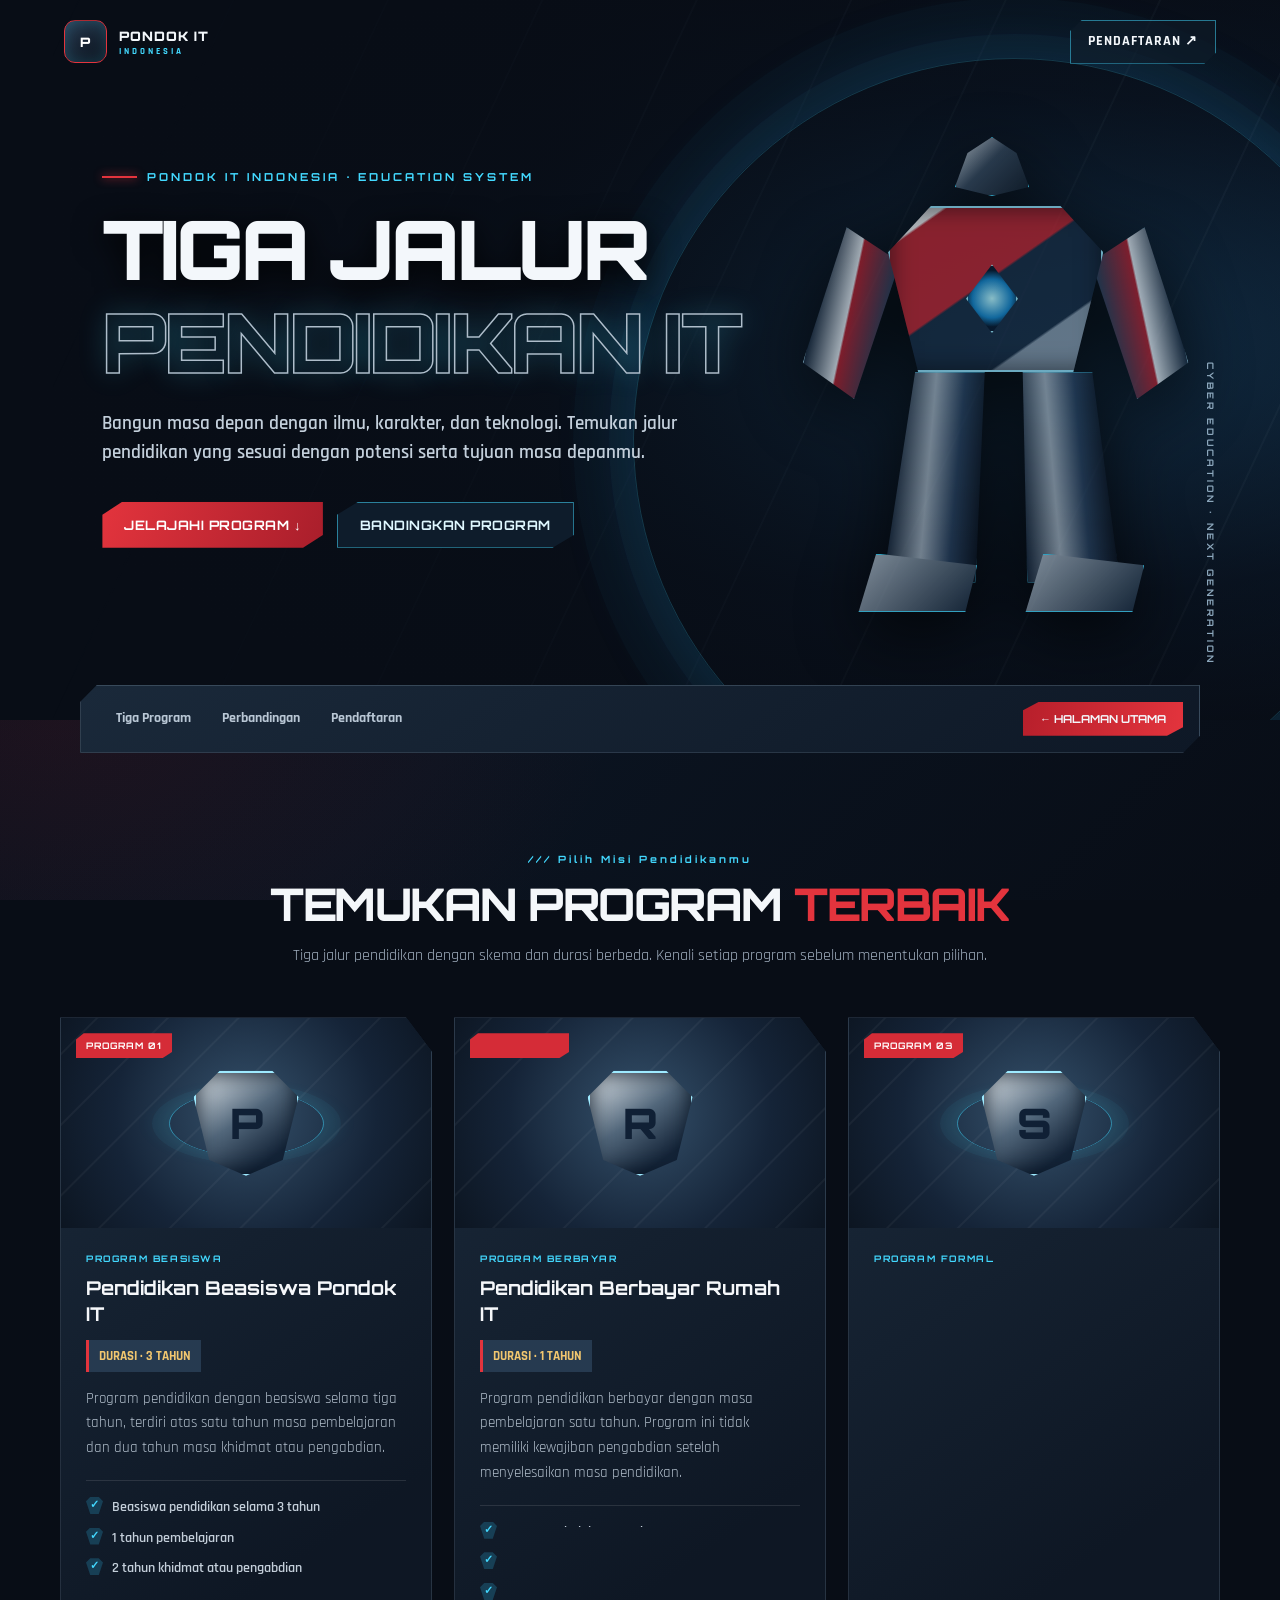
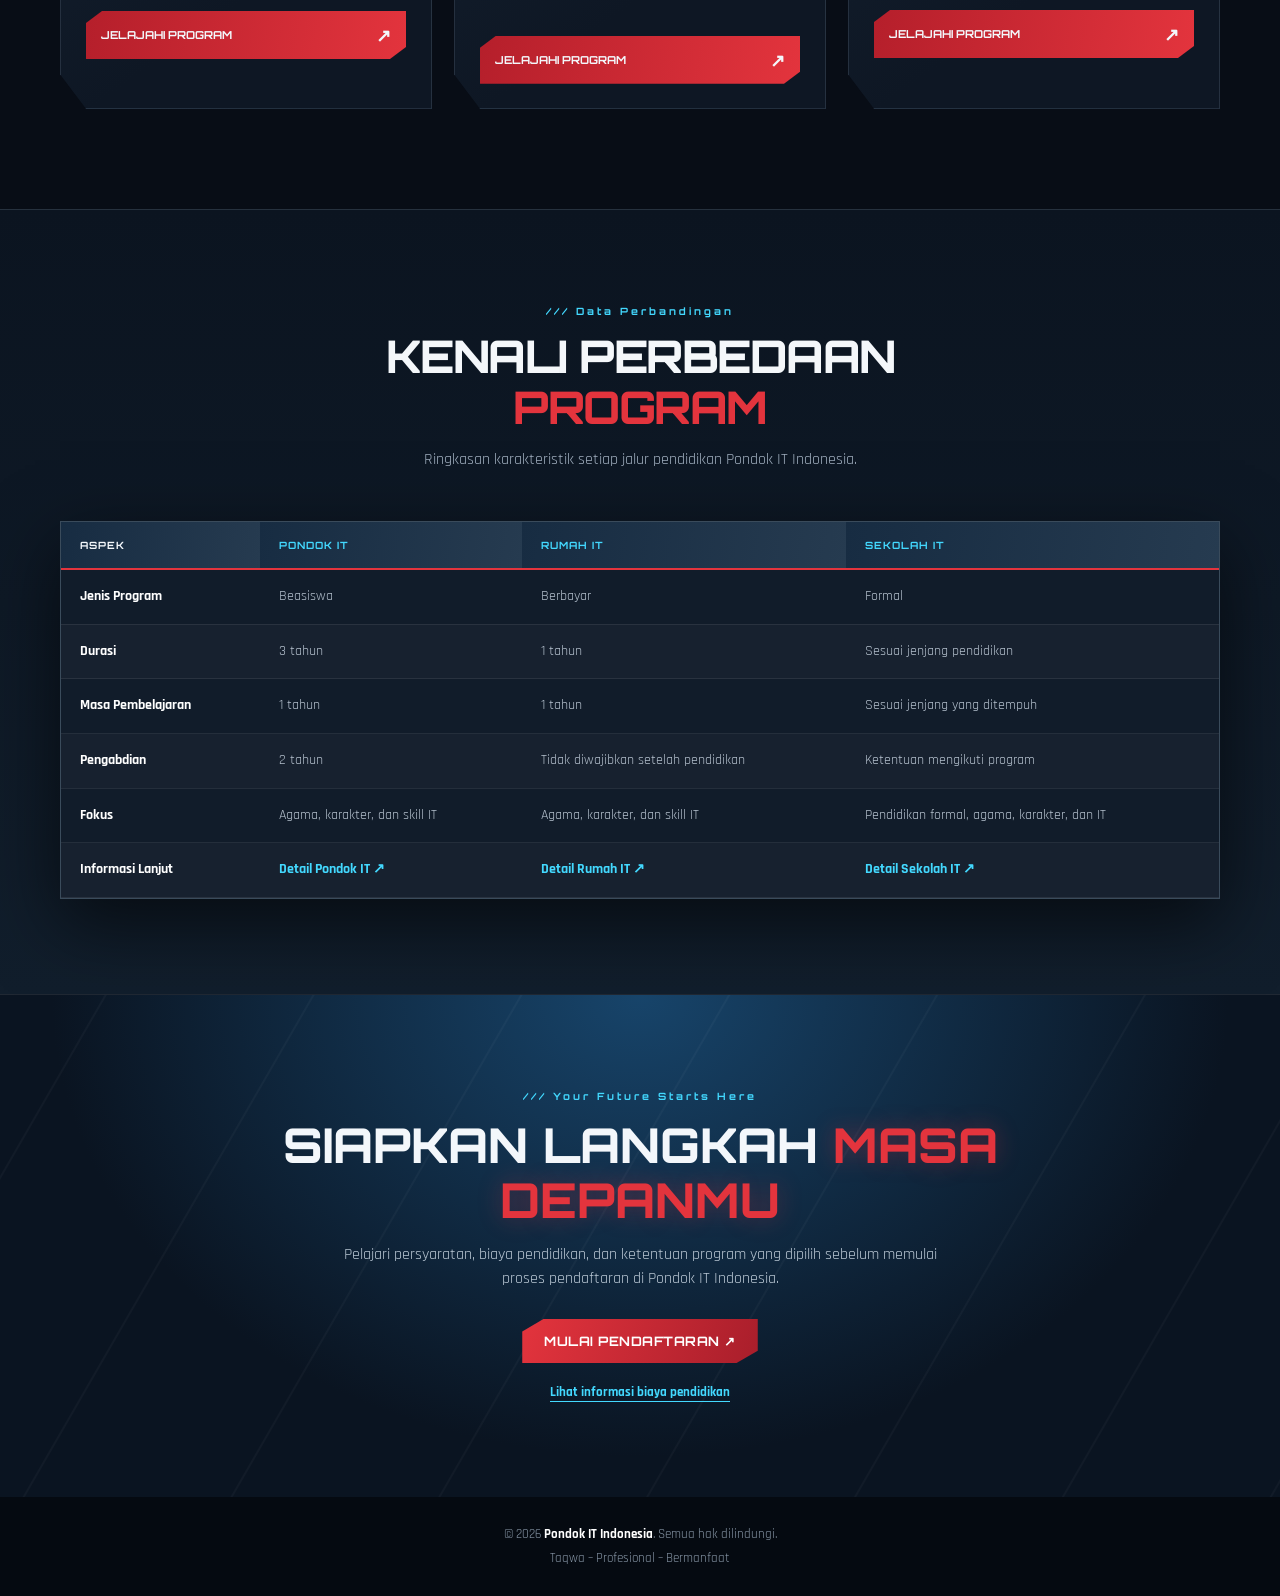
<file: program-pendidikan-pondok-it-transformers.html>
<!DOCTYPE html>
<html lang="id">
<head>
<meta charset="UTF-8">
<meta name="viewport" content="width=device-width, initial-scale=1">
<meta name="theme-color" content="#080d16">
<title>Program Pendidikan | Pondok IT Indonesia</title>
<meta name="description" content="Tiga jalur pendidikan Pondok IT Indonesia.">
<style>
@import url('https://fonts.googleapis.com/css2?family=Orbitron:wght@500;600;700;800;900&family=Rajdhani:wght@400;500;600;700&display=swap');
:root{--bg:#080d16;--panel:#111a28;--panel2:#172335;--steel:#aebdca;--white:#f3f7fb;--muted:#a1afbf;--red:#e3343d;--blue:#1976d2;--cyan:#43d9ff;--gold:#f0b84b;--line:#ffffff20;--shadow:0 24px 70px #0009}
*{box-sizing:border-box;margin:0;padding:0}
html{scroll-behavior:smooth;scroll-padding-top:90px}
body{font-family:'Rajdhani',sans-serif;background:var(--bg);color:var(--white);line-height:1.55;overflow-x:hidden}
a{color:inherit;text-decoration:none}
button{font:inherit}
body:before{content:"";position:fixed;inset:0;z-index:-2;background:radial-gradient(ellipse at 80% 10%,#174a7138,transparent 35%),radial-gradient(ellipse at 5% 80%,#a51d2a20,transparent 32%),linear-gradient(135deg,#080d16,#0b1421 55%,#080d16)}
body:after{content:"";position:fixed;inset:0;z-index:-1;pointer-events:none;opacity:.12;background-image:linear-gradient(120deg,transparent 48%,#8eb8d0 49%,transparent 50%),linear-gradient(30deg,transparent 48%,#8eb8d0 49%,transparent 50%);background-size:180px 180px;mask-image:linear-gradient(to bottom,#000,transparent 80%)}
.site-header{position:absolute;z-index:10;top:0;left:0;width:100%;padding:20px clamp(18px,5vw,76px);display:flex;align-items:center;justify-content:space-between}
.brand{display:flex;align-items:center;gap:12px;font-family:Orbitron,sans-serif;font-size:13px;font-weight:900;letter-spacing:1px}
.brand-mark{width:43px;height:43px;display:grid;place-items:center;border:1px solid #e3343d;border-radius:11px;color:white;background:linear-gradient(145deg,#26384d,#0b111b);box-shadow:inset 0 0 15px #43d9ff35,0 0 20px #1976d233;clip-path:polygon(12% 0,88% 0,100% 18%,100% 82%,85% 100%,15% 100%,0 82%,0 18%)}
.brand small{display:block;font:700 9px Rajdhani,sans-serif;letter-spacing:3px;color:var(--cyan)}
.header-link{font-weight:700;font-size:14px;letter-spacing:1px;text-transform:uppercase;padding:10px 17px;border:1px solid #43d9ff80;background:#101d2b99;clip-path:polygon(8% 0,100% 0,100% 75%,92% 100%,0 100%,0 25%);transition:.3s}
.header-link:hover{background:var(--red);border-color:var(--red);box-shadow:0 0 25px #e3343d70}
.hero{min-height:720px;position:relative;overflow:hidden;display:flex;align-items:center;padding:130px clamp(22px,8vw,120px) 140px;background:linear-gradient(90deg,#080d16 0%,#080d16eF 42%,#080d1670 100%),radial-gradient(ellipse at 77% 48%,#1a4c72 0%,#0a1727 48%,#080d16 75%)}
.hero:before{content:"";position:absolute;inset:0;background:repeating-linear-gradient(115deg,transparent 0 70px,#9db5c20c 71px 72px,transparent 73px 140px);mask-image:linear-gradient(90deg,transparent,#000)}
.hero:after{content:"";position:absolute;right:-9%;top:8%;width:min(62vw,760px);height:min(62vw,760px);border:1px solid #43d9ff35;border-radius:50%;box-shadow:0 0 0 24px #43d9ff08,0 0 0 60px #43d9ff06,0 0 80px #1976d230;animation:reactor 16s linear infinite}
@keyframes reactor{to{transform:rotate(360deg)}}
.hero-inner{position:relative;z-index:3;max-width:1150px;width:100%;margin:auto}
.hero-kicker{display:inline-flex;align-items:center;gap:10px;font:700 11px Orbitron,sans-serif;letter-spacing:3px;color:var(--cyan);margin-bottom:25px}
.hero-kicker:before{content:"";width:35px;height:2px;background:var(--red);box-shadow:0 0 10px var(--red)}
.hero h1{font:900 clamp(40px,7vw,82px)/.98 Orbitron,sans-serif;letter-spacing:-3px;text-transform:uppercase;max-width:800px;text-shadow:0 7px 30px #000}
.hero h1 span{display:block;margin-top:12px;color:transparent;-webkit-text-stroke:1.5px var(--steel);text-shadow:0 0 28px #43d9ff35}
.hero-copy{max-width:610px;color:#c3cfdb;font-size:19px;font-weight:600;margin:27px 0 34px}
.hero-actions{display:flex;gap:14px;flex-wrap:wrap}
.btn{display:inline-flex;align-items:center;justify-content:center;gap:12px;padding:14px 22px;font:700 13px Orbitron,sans-serif;letter-spacing:.5px;text-transform:uppercase;clip-path:polygon(9% 0,100% 0,100% 72%,91% 100%,0 100%,0 28%);transition:.3s}
.btn-primary{background:linear-gradient(110deg,#e3343d,#a91e2b);color:white;box-shadow:0 0 24px #e3343d40}
.btn-primary:hover{transform:translateY(-4px);box-shadow:0 0 35px #e3343d90}
.btn-ghost{border:1px solid #43d9ff88;background:#0e1c2b;color:#dff8ff}
.btn-ghost:hover{background:#153b54;transform:translateY(-4px);box-shadow:0 0 25px #43d9ff40}
.mech-figure{position:absolute;z-index:2;right:8%;top:17%;width:clamp(210px,29vw,390px);height:490px;opacity:.72;pointer-events:none;filter:drop-shadow(0 20px 35px #000)}
.mech-head{position:absolute;top:3%;left:40%;width:20%;height:12%;background:linear-gradient(135deg,#d9e4eb,#35485c 45%,#111d2a);clip-path:polygon(50% 0,83% 27%,100% 85%,50% 100%,0 85%,17% 27%);border:1px solid #43d9ff}
.mech-torso{position:absolute;top:17%;left:22%;width:58%;height:34%;background:linear-gradient(145deg,#f1f3f5 0 12%,#b92531 13% 45%,#172b42 46% 75%,#8295a7 76%);clip-path:polygon(20% 0,80% 0,100% 28%,86% 100%,14% 100%,0 28%);border:2px solid #91dff7;box-shadow:inset 0 0 25px #0009}
.mech-core{position:absolute;top:29%;left:43%;width:14%;height:14%;background:radial-gradient(circle,#b8f8ff,#1483c6 48%,#06172a 70%);border:2px solid #9defff;clip-path:polygon(50% 0,100% 50%,50% 100%,0 50%);box-shadow:0 0 25px #43d9ff}
.mech-arm{position:absolute;top:22%;width:20%;height:34%;background:linear-gradient(90deg,#17283c,#d7e0e7 45%,#a91f2d 48%,#263c54);clip-path:polygon(20% 0,100% 14%,78% 100%,0 85%);border:1px solid #8bbbd1}
.mech-arm.left{left:2%;transform:rotate(12deg)}.mech-arm.right{right:0;transform:rotate(-12deg) scaleX(-1)}
.mech-leg{position:absolute;top:51%;width:25%;height:43%;background:linear-gradient(90deg,#18283b,#9aaab8 38%,#263e5a 70%,#0b1420);clip-path:polygon(15% 0,90% 0,100% 100%,0 100%);border:1px solid #43d9ff66}
.mech-leg.left{left:23%;transform:skew(-5deg)}.mech-leg.right{right:18%;transform:skew(5deg)}
.mech-foot{position:absolute;bottom:0;width:32%;height:12%;background:linear-gradient(135deg,#aebdca,#172b40);clip-path:polygon(15% 0,100% 20%,90% 100%,0 100%);border:1px solid #43d9ff}
.mech-foot.left{left:14%}.mech-foot.right{right:9%}
.hero-caption{position:absolute;right:5%;bottom:55px;z-index:3;font:700 9px Orbitron,sans-serif;letter-spacing:3px;color:#8da8bd;writing-mode:vertical-rl}
.nav-wrap{position:relative;z-index:5;max-width:1160px;margin:-35px auto 0;padding:0 20px}
.navbar{display:flex;justify-content:space-between;align-items:center;gap:12px;flex-wrap:wrap;padding:13px 16px 13px 22px;background:linear-gradient(145deg,#1a293a,#0e1826);border:1px solid #8da8bd44;box-shadow:0 18px 50px #0009;clip-path:polygon(1.5% 0,100% 0,100% 75%,98.5% 100%,0 100%,0 25%)}
.nav-links{display:flex;gap:5px;flex-wrap:wrap}
.nav-links a{padding:9px 13px;color:#b9c7d5;font-size:14px;font-weight:700;transition:.2s}
.nav-links a:hover{color:var(--cyan);text-shadow:0 0 12px #43d9ff}
.nav-home{padding:10px 17px;background:linear-gradient(100deg,#b71f2b,#e3343d);font:700 11px Orbitron,sans-serif;clip-path:polygon(10% 0,100% 0,100% 75%,90% 100%,0 100%,0 25%)}
.section{padding:100px 22px}
.container{max-width:1160px;margin:auto}
.section-head{text-align:center;max-width:750px;margin:0 auto 48px}
.kicker{font:700 10px Orbitron,sans-serif;letter-spacing:3px;color:var(--cyan)}
.section-head h2{font:800 clamp(28px,4vw,45px)/1.15 Orbitron,sans-serif;letter-spacing:-1.5px;color:#f4f7fa;margin:14px 0}
.section-head h2 span{color:var(--red)}
.section-head p{font-size:16px;color:var(--muted)}
.program-grid{display:grid;grid-template-columns:repeat(3,minmax(0,1fr));gap:22px;perspective:1300px}
.program-card{position:relative;min-width:0;overflow:hidden;background:linear-gradient(145deg,#1a293a,#0e1724 75%);border:1px solid #8197a833;box-shadow:0 15px 40px #0006;clip-path:polygon(0 0,93% 0,100% 5%,100% 100%,7% 100%,0 95%);transform-style:preserve-3d;transition:transform .4s,border-color .3s,box-shadow .3s;opacity:0;translate:0 35px}
.program-card.visible{opacity:1;translate:0 0}
.program-card:hover{transform:translateY(-10px) rotateX(2deg) rotateY(-2deg);border-color:#43d9ff99;box-shadow:0 25px 55px #000b,0 0 25px #1976d225}
.card-visual{height:210px;position:relative;display:grid;place-items:center;overflow:hidden;background:radial-gradient(circle at 50% 45%,#35516b,#152438 60%,#0c1521)}
.rumah-card .card-visual{background:radial-gradient(circle at 50% 45%,#244c68,#14263a 60%,#0c1521)}
.sekolah-card .card-visual{background:radial-gradient(circle at 50% 45%,#514438,#252a32 60%,#0c1521)}
.card-visual:before{content:"";position:absolute;inset:0;background:repeating-linear-gradient(135deg,transparent 0 24px,#ffffff0b 25px 26px,transparent 27px 50px)}
.card-index{position:absolute;top:15px;left:15px;z-index:2;background:#d52c37;color:white;padding:7px 10px;font:700 9px Orbitron,sans-serif;letter-spacing:1px;clip-path:polygon(8% 0,100% 0,100% 75%,90% 100%,0 100%,0 25%)}
.energy-ring{position:absolute;width:155px;height:155px;border:1px solid #43d9ff88;border-radius:50%;box-shadow:0 0 0 17px #43d9ff0b,0 0 35px #43d9ff24;transform:rotateX(65deg);animation:ring 9s linear infinite}
@keyframes ring{to{transform:rotateX(65deg) rotateZ(360deg)}}
.card-emblem{position:relative;z-index:1;width:105px;height:105px;display:grid;place-items:center;background:linear-gradient(145deg,#e7edf1,#52677b 45%,#142438 80%);color:#102035;font:900 42px Orbitron,sans-serif;clip-path:polygon(25% 0,75% 0,100% 25%,85% 85%,50% 100%,15% 85%,0 25%);border:2px solid #9eeaff;box-shadow:0 0 35px #43d9ff55,inset 0 0 22px #071321;transform:translateZ(35px)}
.rumah-card .card-emblem{background:linear-gradient(145deg,#d9e9f2,#28618c 50%,#10233a);color:#eafaff}
.sekolah-card .card-emblem{background:linear-gradient(145deg,#f1dfb8,#927143 50%,#302719);color:#fff6e3}
.card-content{padding:25px 25px 24px;display:flex;flex-direction:column;min-height:390px}
.program-type{font:700 9px Orbitron,sans-serif;letter-spacing:1.6px;color:var(--cyan)}
.card-content h3{font:700 19px/1.35 Orbitron,sans-serif;margin:12px 0;color:#f5f7fa}
.duration{align-self:flex-start;padding:6px 10px;margin-bottom:15px;background:#263a50;color:#f1c66f;border-left:3px solid var(--red);font-size:13px;font-weight:700}
.card-content>p{color:#b2bfcc;font-size:15px;line-height:1.65}
.features{list-style:none;margin:19px 0 22px;padding-top:16px;border-top:1px solid #ffffff1c}
.features li{display:flex;gap:9px;margin-bottom:9px;color:#c4cfda;font-size:14px;font-weight:600}
.check{flex:0 0 17px;height:17px;display:grid;place-items:center;background:#173f55;color:var(--cyan);font-size:11px;clip-path:polygon(25% 0,75% 0,100% 25%,75% 100%,25% 100%,0 25%)}
.card-link{margin-top:auto;display:flex;justify-content:space-between;align-items:center;padding:13px 15px;background:linear-gradient(100deg,#b51f2b,#e3343d);font:700 11px Orbitron,sans-serif;clip-path:polygon(5% 0,100% 0,100% 75%,95% 100%,0 100%,0 25%);transition:.3s}
.card-link:hover{filter:brightness(1.2);box-shadow:0 0 25px #e3343d66;padding-left:20px}
.card-link b{font-size:18px}
.comparison{padding:95px 22px;background:linear-gradient(180deg,#0b1420,#111e2c);border-top:1px solid #ffffff16;border-bottom:1px solid #ffffff16}
.table-shell{overflow-x:auto;border:1px solid #8da8bd55;box-shadow:var(--shadow);background:#111c2a}
table{width:100%;min-width:680px;border-collapse:collapse}
th{padding:17px 19px;text-align:left;background:linear-gradient(100deg,#172c42,#263b50);color:#f3f7fb;font:700 10px Orbitron,sans-serif;letter-spacing:1px;border-bottom:2px solid var(--red)}
th:not(:first-child){color:var(--cyan)}
td{padding:16px 19px;border-bottom:1px solid #ffffff14;color:#b5c1ce;font-size:14px}
tbody tr:nth-child(even){background:#ffffff06}
tbody tr:hover{background:#43d9ff0c}
td:first-child{color:#fff;font-weight:700}
.detail-link{color:var(--cyan);font-weight:700}
.cta{position:relative;overflow:hidden;text-align:center;padding:95px 22px;background:radial-gradient(ellipse at 50% 0%,#17446a,#0a1421 65%)}
.cta:before{content:"";position:absolute;inset:0;background:repeating-linear-gradient(120deg,transparent 0 90px,#ffffff08 91px 92px,transparent 93px 180px)}
.cta-inner{position:relative;max-width:760px;margin:auto}
.cta h2{font:800 clamp(29px,5vw,48px)/1.15 Orbitron,sans-serif;margin:15px 0}
.cta h2 span{color:var(--red);text-shadow:0 0 25px #e3343d55}
.cta p{max-width:620px;margin:0 auto 27px;color:#b9c7d4;font-size:16px}
.cta-secondary{display:block;margin-top:19px;color:var(--cyan);font-weight:700;font-size:13px;text-decoration:underline;text-underline-offset:5px}
footer{padding:27px 18px;text-align:center;background:#050a11;color:#8998a8;font-size:13px}
footer strong{color:#fff}
footer p+p{margin-top:4px}
.reveal{opacity:0;transform:translateY(24px);transition:opacity .8s,transform .8s}
.reveal.visible{opacity:1;transform:translateY(0)}
@media(max-width:900px){.program-grid{grid-template-columns:repeat(2,minmax(0,1fr))}.program-card:last-child{grid-column:1/-1}.mech-figure{right:1%;opacity:.36}}
@media(max-width:620px){.site-header{padding:15px}.brand{font-size:11px}.header-link{font-size:9px;padding:9px}.hero{min-height:660px;padding:120px 22px 110px}.hero h1{font-size:clamp(37px,10vw,58px);letter-spacing:-2px}.hero-copy{font-size:16px;max-width:500px}.mech-figure{right:-13%;top:32%;width:240px;height:360px;opacity:.2}.hero-caption{display:none}.nav-wrap{padding:0 12px}.navbar{padding:10px}.nav-links a{font-size:12px;padding:8px}.nav-home{font-size:9px}.section{padding:70px 15px}.program-grid{grid-template-columns:1fr}.program-card:last-child{grid-column:auto}.card-content{min-height:0}.comparison{padding:70px 14px}.cta{padding:72px 18px}}
@media(prefers-reduced-motion:reduce){*,*:before,*:after{animation:none!important;transition:none!important;scroll-behavior:auto!important}.program-card,.reveal{opacity:1;transform:none;translate:0 0}}
</style>
</head>
<body>
<header class="site-header">
  <a class="brand" href="index.html"><span class="brand-mark">P</span><span>PONDOK IT<small>INDONESIA</small></span></a>
  <a class="header-link" href="pendaftaran.html">Pendaftaran ↗</a>
</header>

<section class="hero">
  <div class="mech-figure" aria-hidden="true">
    <div class="mech-head"></div><div class="mech-arm left"></div><div class="mech-arm right"></div>
    <div class="mech-torso"></div><div class="mech-core"></div>
    <div class="mech-leg left"></div><div class="mech-leg right"></div><div class="mech-foot left"></div><div class="mech-foot right"></div>
  </div>
  <div class="hero-caption">CYBER EDUCATION · NEXT GENERATION</div>
  <div class="hero-inner">
    <div class="hero-kicker">PONDOK IT INDONESIA · EDUCATION SYSTEM</div>
    <h1>TIGA JALUR <span>PENDIDIKAN IT</span></h1>
    <p class="hero-copy">Bangun masa depan dengan ilmu, karakter, dan teknologi. Temukan jalur pendidikan yang sesuai dengan potensi serta tujuan masa depanmu.</p>
    <div class="hero-actions">
      <a class="btn btn-primary" href="#daftar-program">Jelajahi Program ↓</a>
      <a class="btn btn-ghost" href="#perbandingan">Bandingkan Program</a>
    </div>
  </div>
</section>

<div class="nav-wrap"><nav class="navbar" aria-label="Navigasi program">
  <div class="nav-links"><a href="#daftar-program">Tiga Program</a><a href="#perbandingan">Perbandingan</a><a href="#pendaftaran">Pendaftaran</a></div>
  <a class="nav-home" href="index.html">← HALAMAN UTAMA</a>
</nav></div>

<main>
<section class="section" id="daftar-program"><div class="container">
  <div class="section-head reveal"><div class="kicker">/// Pilih Misi Pendidikanmu</div><h2>TEMUKAN PROGRAM <span>TERBAIK</span></h2><p>Tiga jalur pendidikan dengan skema dan durasi berbeda. Kenali setiap program sebelum menentukan pilihan.</p></div>
  <div class="program-grid">
    <article class="program-card">
      <div class="card-visual"><span class="card-index">PROGRAM 01</span><span class="energy-ring"></span><div class="card-emblem">P</div></div>
      <div class="card-content"><span class="program-type">PROGRAM BEASISWA</span><h3>Pendidikan Beasiswa Pondok IT</h3><span class="duration">DURASI · 3 TAHUN</span><p>Program pendidikan dengan beasiswa selama tiga tahun, terdiri atas satu tahun masa pembelajaran dan dua tahun masa khidmat atau pengabdian.</p>
        <ul class="features"><li><span class="check">✓</span>Beasiswa pendidikan selama 3 tahun</li><li><span class="check">✓</span>1 tahun pembelajaran</li><li><span class="check">✓</span>2 tahun khidmat atau pengabdian</li></ul>
        <a class="card-link" href="pondok-it.html">JELAJAHI PROGRAM <b>↗</b></a></div>
    </article>
    <article class="program-card">
      <div class="card-visual"><span class="card-index">PROGRAM 02</span><span class="energy-ring"></span><div class="card-emblem">R</div></div>
      <div class="card-content"><span class="program-type">PROGRAM BERBAYAR</span><h3>Pendidikan Berbayar Rumah IT</h3><span class="duration">DURASI · 1 TAHUN</span><p>Program pendidikan berbayar dengan masa pembelajaran satu tahun. Program ini tidak memiliki kewajiban pengabdian setelah menyelesaikan masa pendidikan.</p>
        <ul class="features"><li><span class="check">✓</span>Masa pembelajaran 1 tahun</li><li><span class="check">✓</span>Berbasis pendidikan dan keterampilan IT</li><li><span class="check">✓</span>Tidak wajib menjalani pengabdian setelah lulus</li></ul>
        <a class="card-link" href="rumah-it.html">JELAJAHI PROGRAM <b>↗</b></a></div>
    </article>
    <article class="program-card">
      <div class="card-visual"><span class="card-index">PROGRAM 03</span><span class="energy-ring"></span><div class="card-emblem">S</div></div>
      <div class="card-content"><span class="program-type">PROGRAM FORMAL</span><h3>Sekolah IT</h3><span class="duration">JENJANG · FORMAL</span><p>Program pendidikan formal dengan jenjang kelas sesuai pendidikan yang telah ditempuh. Pendidikan dilengkapi pembelajaran keagamaan, pembinaan karakter, dan keterampilan IT.</p>
        <ul class="features"><li><span class="check">✓</span>Jenjang pendidikan formal</li><li><span class="check">✓</span>Pembelajaran keagamaan dan karakter</li><li><span class="check">✓</span>Keterampilan IT sebagai bagian pendidikan</li></ul>
        <a class="card-link" href="sekolah-it.html">JELAJAHI PROGRAM <b>↗</b></a></div>
    </article>
  </div>
</div></section>

<section class="comparison" id="perbandingan"><div class="container">
  <div class="section-head reveal"><div class="kicker">/// Data Perbandingan</div><h2>KENALI PERBEDAAN <span>PROGRAM</span></h2><p>Ringkasan karakteristik setiap jalur pendidikan Pondok IT Indonesia.</p></div>
  <div class="table-shell reveal"><table>
    <thead><tr><th>ASPEK</th><th>PONDOK IT</th><th>RUMAH IT</th><th>SEKOLAH IT</th></tr></thead>
    <tbody>
      <tr><td>Jenis Program</td><td>Beasiswa</td><td>Berbayar</td><td>Formal</td></tr>
      <tr><td>Durasi</td><td>3 tahun</td><td>1 tahun</td><td>Sesuai jenjang pendidikan</td></tr>
      <tr><td>Masa Pembelajaran</td><td>1 tahun</td><td>1 tahun</td><td>Sesuai jenjang yang ditempuh</td></tr>
      <tr><td>Pengabdian</td><td>2 tahun</td><td>Tidak diwajibkan setelah pendidikan</td><td>Ketentuan mengikuti program</td></tr>
      <tr><td>Fokus</td><td>Agama, karakter, dan skill IT</td><td>Agama, karakter, dan skill IT</td><td>Pendidikan formal, agama, karakter, dan IT</td></tr>
      <tr><td>Informasi Lanjut</td><td><a class="detail-link" href="pondok-it.html">Detail Pondok IT ↗</a></td><td><a class="detail-link" href="rumah-it.html">Detail Rumah IT ↗</a></td><td><a class="detail-link" href="sekolah-it.html">Detail Sekolah IT ↗</a></td></tr>
    </tbody>
  </table></div>
</div></section>

<section class="cta" id="pendaftaran"><div class="cta-inner reveal">
  <div class="kicker">/// Your Future Starts Here</div><h2>SIAPKAN LANGKAH <span>MASA DEPANMU</span></h2>
  <p>Pelajari persyaratan, biaya pendidikan, dan ketentuan program yang dipilih sebelum memulai proses pendaftaran di Pondok IT Indonesia.</p>
  <a class="btn btn-primary" href="pendaftaran.html">MULAI PENDAFTARAN ↗</a>
  <a class="cta-secondary" href="biaya.html">Lihat informasi biaya pendidikan</a>
</div></section>
</main>
<footer><p>© 2026 <strong>Pondok IT Indonesia</strong>. Semua hak dilindungi.</p><p>Taqwa – Profesional – Bermanfaat</p></footer>
<script>
const observer=new IntersectionObserver((entries,obs)=>entries.forEach(entry=>{if(entry.isIntersecting){entry.target.classList.add('visible');obs.unobserve(entry.target)}}),{threshold:.12});
document.querySelectorAll('.reveal,.program-card').forEach((el,i)=>{el.style.transitionDelay=`${(i%3)*100}ms`;observer.observe(el)});
if(matchMedia('(hover:hover) and (pointer:fine)').matches){
 document.querySelectorAll('.program-card').forEach(card=>{
  card.addEventListener('pointermove',e=>{const r=card.getBoundingClientRect(),x=(e.clientX-r.left)/r.width-.5,y=(e.clientY-r.top)/r.height-.5;card.style.transform=`translateY(-9px) rotateX(${-y*5}deg) rotateY(${x*6}deg)`});
  card.addEventListener('pointerleave',()=>card.style.removeProperty('transform'));
 });
}
</script>
</body>
</html>
</file>
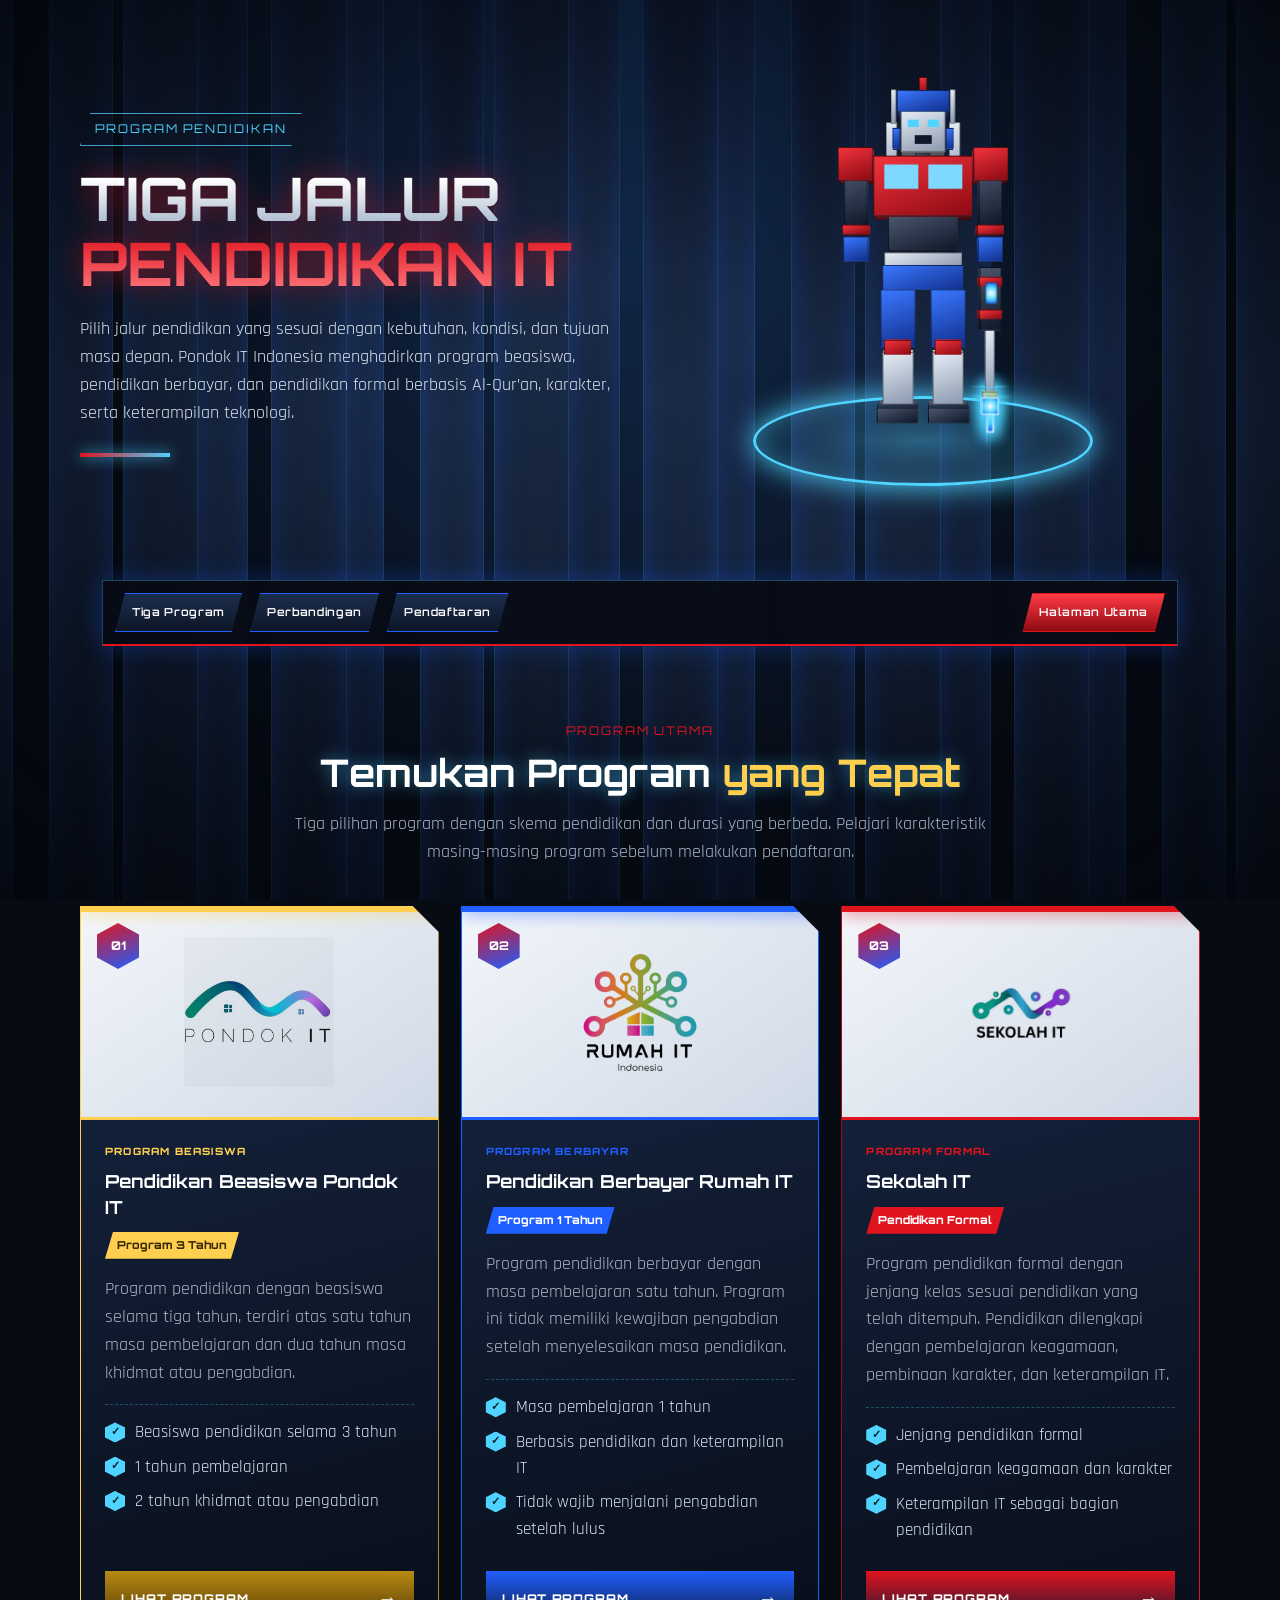
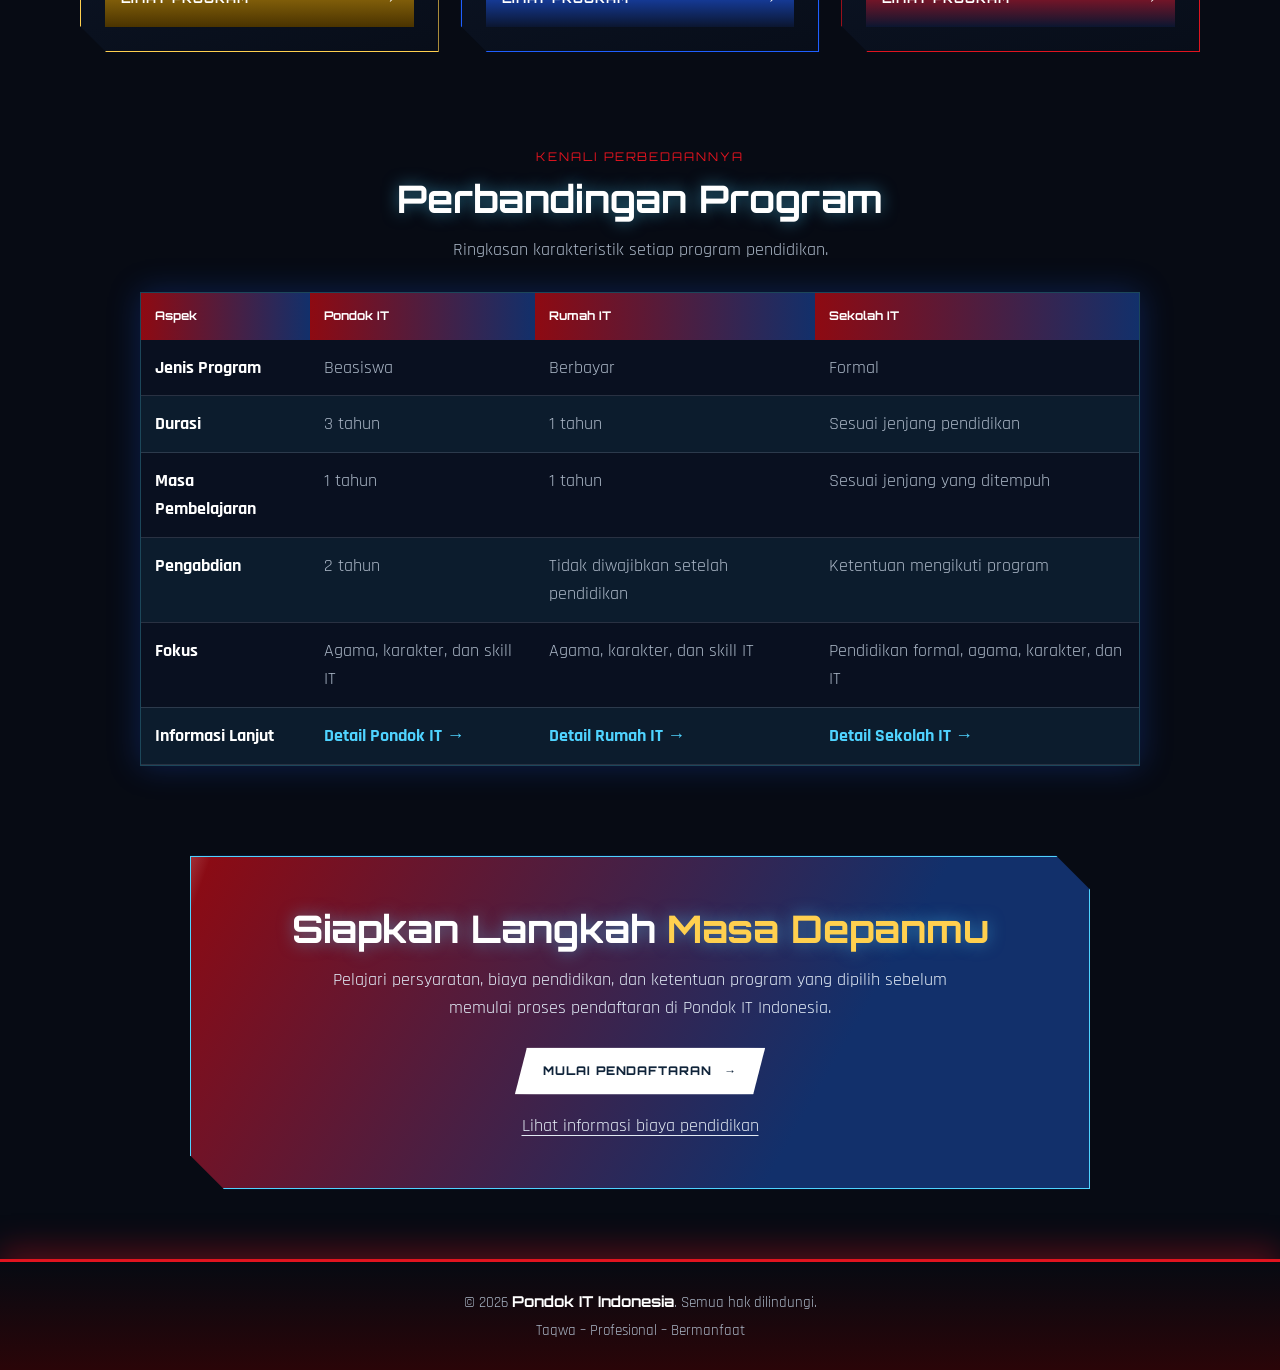
<file: Program.html>
<!DOCTYPE html>
<html lang="id">
<head>
<meta charset="UTF-8">
<meta name="viewport" content="width=device-width, initial-scale=1.0">
<title>Program Pendidikan | Pondok IT Indonesia</title>
<meta name="description" content="Kenali tiga program pendidikan Pondok IT Indonesia: Pondok IT, Rumah IT, dan Sekolah IT.">
<link rel="preconnect" href="https://fonts.googleapis.com">
<link href="https://fonts.googleapis.com/css2?family=Orbitron:wght@600;800&family=Rajdhani:wght@500;600;700&display=swap" rel="stylesheet">
<style>
:root{--red:#e0141f;--red2:#8e0a12;--blue:#1f5fff;--cyan:#4fd3ff;--gold:#ffd04f;--steel:#aab6c6;--dark:#070b14;--text:#dbe6f3;--line:rgba(79,211,255,.3);--head:'Orbitron','Arial Black',sans-serif;--body:'Rajdhani',Arial,sans-serif}
*{margin:0;padding:0;box-sizing:border-box}
html{scroll-behavior:smooth;scroll-padding-top:80px}
body{font-family:var(--body);font-size:18px;background:var(--dark);color:var(--text);line-height:1.55;overflow-x:hidden}
a{color:inherit;text-decoration:none}img{max-width:100%;display:block}:focus-visible{outline:3px solid var(--cyan);outline-offset:3px}

/* latar kota */
.city{position:fixed;inset:0;z-index:-2;overflow:hidden;perspective:900px;background:radial-gradient(ellipse at 50% 0%,#14315a,#070b14 70%)}
.city i{position:absolute;top:-10%;bottom:-10%;background:linear-gradient(180deg,#0c1424,#1a2a45 50%,#0a101c);border:1px solid rgba(79,211,255,.15);box-shadow:0 0 30px rgba(31,95,255,.25) inset;animation:sway 16s ease-in-out infinite alternate}
.city i:nth-child(even){animation-direction:alternate-reverse;animation-duration:20s}
@keyframes sway{from{transform:translateZ(-60px) rotateY(-6deg)}to{transform:translateZ(60px) rotateY(6deg)}}
.city::after{content:"";position:absolute;inset:-50%;background:conic-gradient(from 0deg at 50% 0%,transparent 0 20deg,rgba(255,255,255,.08) 28deg,transparent 40deg 100deg,rgba(79,211,255,.1) 110deg,transparent 125deg);animation:rays 26s linear infinite;mix-blend-mode:screen}
@keyframes rays{to{transform:rotate(360deg)}}
.vig{position:fixed;inset:0;z-index:-1;background:radial-gradient(ellipse at center,transparent 30%,rgba(3,6,12,.85));pointer-events:none}

/* hero */
.hero{padding:50px 22px 60px}
.hero-grid{max-width:1120px;margin:auto;display:grid;grid-template-columns:1fr 1fr;gap:10px;align-items:center}
.hero-badge{display:inline-block;font-family:var(--head);font-size:12px;letter-spacing:.16em;color:var(--cyan);border:1px solid var(--cyan);padding:6px 14px;margin-bottom:20px;clip-path:polygon(10px 0,100% 0,calc(100% - 10px) 100%,0 100%)}
.hero h1{font-family:var(--head);font-size:clamp(34px,5.4vw,60px);line-height:1.08;text-transform:uppercase;margin-bottom:20px;background:linear-gradient(180deg,#fff 10%,#9fb2c8 50%,#e0141f 52%,#ff7a80);-webkit-background-clip:text;background-clip:text;color:transparent;filter:drop-shadow(0 0 14px rgba(224,20,31,.55))}
.hero p{max-width:560px}
.hero-line{height:4px;width:90px;margin-top:26px;background:linear-gradient(90deg,var(--red),var(--cyan));box-shadow:0 0 14px var(--cyan)}

/* robot */
.stage{height:470px;perspective:1100px;position:relative;display:grid;place-items:center}
.floor{position:absolute;bottom:34px;width:340px;height:90px;border-radius:50%;border:3px solid var(--cyan);background:radial-gradient(ellipse,rgba(79,211,255,.35),transparent 70%);box-shadow:0 0 30px var(--cyan),inset 0 0 30px rgba(79,211,255,.5);animation:glow 1.6s ease-in-out infinite alternate}
@keyframes glow{to{border-color:var(--red);box-shadow:0 0 50px var(--red),inset 0 0 20px rgba(224,20,31,.5)}}
.scene{position:relative;width:0;height:0;transform-style:preserve-3d;transform:translateY(-30px) scale(.95)}
.bot{position:absolute;left:0;top:0;transform-style:preserve-3d;animation:aim 9s ease-in-out infinite alternate,bob .32s ease-out infinite}
.stage:hover .bot{animation-duration:4s,.32s}
@keyframes aim{from{transform:rotateX(-6deg) rotateY(-50deg)}to{transform:rotateX(-6deg) rotateY(50deg)}}
@keyframes bob{50%{margin-top:2px}}
.g,.b{position:absolute;left:0;top:0;transform-style:preserve-3d}
.f{position:absolute;backface-visibility:hidden;border:1px solid rgba(0,0,0,.4)}
.f0{filter:brightness(1)}.f1{filter:brightness(.55)}.f2{filter:brightness(.8)}.f3{filter:brightness(.7)}.f4{filter:brightness(1.2)}.f5{filter:brightness(.45)}
.glow .f{filter:none;box-shadow:0 0 16px 3px var(--cyan);border-color:#fff}
.armR{animation:recoil .32s ease-out infinite}
@keyframes recoil{from{transform:var(--p) rotateX(66deg)}to{transform:var(--p) rotateX(80deg)}}
.armL{animation:brace 3s ease-in-out infinite alternate}
@keyframes brace{from{transform:var(--p) rotateX(46deg) rotateZ(10deg)}to{transform:var(--p) rotateX(56deg) rotateZ(10deg)}}
.legL{transform:var(--p) rotateX(10deg)}.legR{transform:var(--p) rotateX(-12deg)}
.head{animation:scan 5s ease-in-out infinite alternate}
@keyframes scan{from{transform:var(--p) rotateY(-10deg)}to{transform:var(--p) rotateY(10deg)}}
.flash{animation:flash .32s linear infinite}
@keyframes flash{0%{opacity:1;transform:var(--p) scale(1.8)}100%{opacity:0;transform:var(--p) scale(.4)}}
.bolt{animation:fire .96s linear infinite}
.bolt.b2{animation-delay:-.32s}.bolt.b3{animation-delay:-.64s}
@keyframes fire{0%{opacity:1;transform:var(--p) translateY(0)}85%{opacity:1}100%{opacity:0;transform:var(--p) translateY(560px)}}
.caption{position:absolute;bottom:0;font-family:var(--head);font-size:12px;letter-spacing:.14em;color:var(--steel)}

/* nav */
.program-nav{position:sticky;top:10px;z-index:50;max-width:1120px;padding:0 22px;margin:0 auto}
.nav-inner{display:flex;align-items:center;flex-wrap:wrap;gap:8px;padding:12px;background:rgba(7,11,20,.88);backdrop-filter:blur(8px);border:1px solid var(--line);border-bottom:2px solid var(--red);box-shadow:0 0 26px rgba(31,95,255,.3)}
.nav-inner a{font-family:var(--head);font-size:11px;font-weight:600;letter-spacing:.06em;color:#fff;padding:10px 16px;background:linear-gradient(180deg,#1b2d4d,#0e1626);border:1px solid var(--blue);clip-path:polygon(10px 0,100% 0,calc(100% - 10px) 100%,0 100%);transition:.25s}
.nav-inner a:hover{background:linear-gradient(180deg,var(--blue),#0b2a8a);box-shadow:0 0 18px var(--blue);transform:translateY(-2px)}
.nav-inner .nav-home{margin-left:auto;background:linear-gradient(180deg,#ff3b46,var(--red2));border-color:var(--red)}

/* program */
.program-section{padding:70px 22px 40px}.program-container{max-width:1120px;margin:auto}
.program-header{text-align:center;max-width:750px;margin:0 auto 40px}
.program-label{display:inline-block;font-family:var(--head);font-size:12px;letter-spacing:.16em;color:var(--red);margin-bottom:8px}
.program-header h2,.comparison-heading h2,.cta-container h2{font-family:var(--head);font-size:clamp(25px,4vw,38px);line-height:1.25;color:#fff;margin-bottom:14px;text-shadow:0 0 16px rgba(79,211,255,.5)}
.program-header h2 span,.cta-container h2 span{color:var(--gold)}
.program-header p,.comparison-heading p{color:var(--steel)}
.program-grid{display:grid;grid-template-columns:repeat(3,minmax(0,1fr));gap:22px;align-items:stretch;perspective:1200px}
.program-card{--c:var(--blue);position:relative;display:flex;flex-direction:column;min-width:0;background:linear-gradient(165deg,rgba(24,40,70,.96),rgba(8,14,26,.97));border:1px solid var(--c);box-shadow:0 0 28px color-mix(in srgb,var(--c) 45%,transparent);clip-path:polygon(0 0,calc(100% - 26px) 0,100% 26px,100% 100%,26px 100%,0 calc(100% - 26px));transform-style:preserve-3d;transition:transform .15s ease-out}
.pondok-card{--c:var(--gold)}.sekolah-card{--c:var(--red)}
.program-card::before{content:"";position:absolute;left:0;top:0;right:0;height:5px;background:var(--c);box-shadow:0 0 16px var(--c);z-index:2}
.program-image{position:relative;display:flex;align-items:center;justify-content:center;min-height:210px;padding:30px;background:linear-gradient(145deg,#f3f6fa,#cfd9e6);border-bottom:3px solid var(--c)}
.program-image img{width:100%;height:150px;object-fit:contain;mix-blend-mode:multiply}
.program-number{position:absolute;top:16px;left:16px;width:42px;height:46px;display:grid;place-items:center;font-family:var(--head);font-size:12px;font-weight:800;color:#fff;background:linear-gradient(160deg,var(--red),var(--blue));clip-path:polygon(50% 0,100% 25%,100% 75%,50% 100%,0 75%,0 25%)}
.program-card-content{display:flex;flex-direction:column;flex:1;padding:24px}
.program-type{font-family:var(--head);font-size:10px;font-weight:800;letter-spacing:.12em;color:var(--c);margin-bottom:10px}
.program-card h3{font-family:var(--head);font-size:18px;line-height:1.4;color:#fff;margin-bottom:12px}
.program-duration{align-self:flex-start;font-family:var(--head);font-size:11px;font-weight:800;color:#fff;background:var(--c);padding:5px 12px;margin-bottom:16px;clip-path:polygon(8px 0,100% 0,calc(100% - 8px) 100%,0 100%)}
.pondok-card .program-duration{color:#3a2800}
.program-card-content>p:not(.program-duration){color:var(--steel);margin-bottom:18px}
.program-features{padding-top:14px;margin-bottom:20px;border-top:1px dashed var(--line)}
.feature-row{display:flex;gap:10px;margin-bottom:8px;font-size:17px}
.feature-mark{flex-shrink:0;width:20px;height:20px;margin-top:3px;display:grid;place-items:center;font-size:11px;font-weight:800;color:#06202b;background:var(--cyan);box-shadow:0 0 10px var(--cyan);clip-path:polygon(50% 0,100% 25%,100% 75%,50% 100%,0 75%,0 25%)}
.program-button{display:flex;justify-content:space-between;align-items:center;gap:12px;margin-top:auto;padding:13px 16px;font-family:var(--head);font-size:12px;font-weight:800;letter-spacing:.08em;text-transform:uppercase;color:#fff;background:linear-gradient(180deg,var(--c),#0b1630);transition:.2s}
.pondok-card .program-button{background:linear-gradient(180deg,#b88a14,#4a3300)}
.program-button:hover{filter:brightness(1.35);box-shadow:0 0 22px var(--c)}
.program-button span:last-child{font-size:19px}

/* perbandingan */
.comparison-section{padding:50px 22px 60px}.comparison-container{max-width:1000px;margin:auto}
.comparison-heading{text-align:center;margin-bottom:28px}
.comparison-table-wrap{width:100%;overflow-x:auto;border:1px solid var(--line);box-shadow:0 0 30px rgba(31,95,255,.25)}
.comparison-table{width:100%;min-width:620px;border-collapse:collapse;background:rgba(10,18,34,.92)}
.comparison-table th{background:linear-gradient(90deg,var(--red2),#12306b);color:#fff;padding:14px;font-family:var(--head);font-size:12px;text-align:left}
.comparison-table td{padding:14px;border-bottom:1px solid rgba(170,182,198,.2);vertical-align:top;color:var(--steel)}
.comparison-table tbody tr:nth-child(even){background:rgba(79,211,255,.06)}.comparison-table tbody tr:hover{background:rgba(224,20,31,.12)}
.comparison-table td:first-child{color:#fff;font-weight:700}.comparison-table td a{color:var(--cyan);font-weight:700}.comparison-table td a:hover{text-shadow:0 0 10px var(--cyan)}

/* cta */
.program-cta{padding:30px 22px 70px}
.cta-container{position:relative;overflow:hidden;max-width:900px;margin:auto;text-align:center;padding:48px 30px;background:linear-gradient(120deg,var(--red2),#12306b 70%);border:1px solid var(--cyan);box-shadow:0 0 40px rgba(31,95,255,.5);clip-path:polygon(0 0,calc(100% - 34px) 0,100% 34px,100% 100%,34px 100%,0 calc(100% - 34px))}
.cta-container::after{content:"";position:absolute;top:0;bottom:0;width:80px;left:-120px;background:linear-gradient(90deg,transparent,rgba(255,255,255,.3),transparent);transform:skewX(-20deg);animation:sheen 4s ease-in-out infinite}
@keyframes sheen{to{left:120%}}
.cta-container>*{position:relative}
.cta-container p{max-width:650px;margin:0 auto 26px;color:#e2ecf7}
.cta-button{display:inline-flex;align-items:center;gap:12px;padding:14px 28px;font-family:var(--head);font-size:12px;font-weight:800;letter-spacing:.08em;text-transform:uppercase;background:#fff;color:#10243a;box-shadow:0 0 24px #fff;clip-path:polygon(12px 0,100% 0,calc(100% - 12px) 100%,0 100%);transition:.2s}
.cta-button:hover{transform:translateY(-3px) scale(1.04)}
.cta-secondary{display:inline-block;margin-top:18px;color:#e2eaf3;text-decoration:underline;text-underline-offset:4px}
footer{text-align:center;padding:28px 18px;font-size:15px;color:var(--steel);background:linear-gradient(180deg,#060a12,#2a0508);border-top:3px solid var(--red);box-shadow:0 -10px 30px rgba(224,20,31,.35)}
footer strong{font-family:var(--head);color:#fff}footer p+p{margin-top:4px}

@media(max-width:950px){.hero-grid{grid-template-columns:1fr}.stage{height:430px}.program-grid{grid-template-columns:repeat(2,minmax(0,1fr))}.program-card:last-child{grid-column:1/-1}}
@media(max-width:600px){.hero{padding:36px 18px 40px}.program-nav{padding:0 12px;top:6px}.nav-inner{gap:5px;padding:8px}.nav-inner a{padding:8px 10px;font-size:10px}.nav-inner .nav-home{margin-left:0}.program-section{padding:50px 15px 30px}.program-grid{grid-template-columns:1fr}.program-card:last-child{grid-column:auto}.comparison-section{padding:40px 15px}.scene{transform:translateY(-30px) scale(.72)}.cta-container{padding:38px 20px}}
@media(prefers-reduced-motion:reduce){*,*::before,*::after{animation:none!important;transition:none!important}}
@media print{.city,.vig,.stage,.program-nav,.cta-container::after{display:none!important}body{background:#fff;color:#000}.hero h1{-webkit-text-fill-color:#000;filter:none}.hero-grid{display:block}.program-card,.cta-container{background:#fff;clip-path:none;box-shadow:none;break-inside:avoid}h2,h3,.comparison-table td:first-child{color:#000;text-shadow:none}.program-header p,.program-card-content>p,.comparison-table td,.cta-container p{color:#333}.comparison-table th{background:#ddd;color:#000}}
</style>
</head>
<body>
<div class="city" id="city" aria-hidden="true"></div><div class="vig" aria-hidden="true"></div>

<!-- HERO -->
<header class="hero">
  <div class="hero-grid">
    <div>
      <span class="hero-badge">PROGRAM PENDIDIKAN</span>
      <h1>Tiga Jalur<br>Pendidikan IT</h1>
      <p>Pilih jalur pendidikan yang sesuai dengan kebutuhan, kondisi, dan tujuan masa depan. Pondok IT Indonesia menghadirkan program beasiswa, pendidikan berbayar, dan pendidikan formal berbasis Al-Qur’an, karakter, serta keterampilan teknologi.</p>
      <div class="hero-line"></div>
    </div>
    <div class="stage" aria-hidden="true"><div class="floor"></div><div class="scene"><div class="bot" id="bot"></div></div></div>
  </div>
</header>

<!-- NAVIGASI -->
<nav class="program-nav" aria-label="Navigasi program">
  <div class="nav-inner">
    <a href="#daftar-program">Tiga Program</a>
    <a href="#perbandingan">Perbandingan</a>
    <a href="#pendaftaran">Pendaftaran</a>
    <a class="nav-home" href="index.html">Halaman Utama</a>
  </div>
</nav>

<main>
<!-- PROGRAM UTAMA -->
<section class="program-section" id="daftar-program">
  <div class="program-container">
    <div class="program-header">
      <span class="program-label">PROGRAM UTAMA</span>
      <h2>Temukan Program <span>yang Tepat</span></h2>
      <p>Tiga pilihan program dengan skema pendidikan dan durasi yang berbeda. Pelajari karakteristik masing-masing program sebelum melakukan pendaftaran.</p>
    </div>
    <div class="program-grid">

      <!-- PONDOK IT -->
      <article class="program-card pondok-card tilt">
        <div class="program-image">
          <img src="gambar .program/logo pondok it.jpeg" alt="Logo Pondok IT" loading="lazy" onerror="this.style.display='none';">
          <span class="program-number">01</span>
        </div>
        <div class="program-card-content">
          <span class="program-type">PROGRAM BEASISWA</span>
          <h3>Pendidikan Beasiswa Pondok IT</h3>
          <p class="program-duration">Program 3 Tahun</p>
          <p>Program pendidikan dengan beasiswa selama tiga tahun, terdiri atas satu tahun masa pembelajaran dan dua tahun masa khidmat atau pengabdian.</p>
          <div class="program-features">
            <div class="feature-row"><span class="feature-mark">✓</span><span>Beasiswa pendidikan selama 3 tahun</span></div>
            <div class="feature-row"><span class="feature-mark">✓</span><span>1 tahun pembelajaran</span></div>
            <div class="feature-row"><span class="feature-mark">✓</span><span>2 tahun khidmat atau pengabdian</span></div>
          </div>
          <a href="pondok-it.html" class="program-button"><span>Lihat Program</span><span>→</span></a>
        </div>
      </article>

      <!-- RUMAH IT -->
      <article class="program-card rumah-card tilt">
        <div class="program-image">
          <img src="gambar .program/1.png" alt="Logo Rumah IT" loading="lazy" onerror="this.style.display='none';">
          <span class="program-number">02</span>
        </div>
        <div class="program-card-content">
          <span class="program-type">PROGRAM BERBAYAR</span>
          <h3>Pendidikan Berbayar Rumah IT</h3>
          <p class="program-duration">Program 1 Tahun</p>
          <p>Program pendidikan berbayar dengan masa pembelajaran satu tahun. Program ini tidak memiliki kewajiban pengabdian setelah menyelesaikan masa pendidikan.</p>
          <div class="program-features">
            <div class="feature-row"><span class="feature-mark">✓</span><span>Masa pembelajaran 1 tahun</span></div>
            <div class="feature-row"><span class="feature-mark">✓</span><span>Berbasis pendidikan dan keterampilan IT</span></div>
            <div class="feature-row"><span class="feature-mark">✓</span><span>Tidak wajib menjalani pengabdian setelah lulus</span></div>
          </div>
          <a href="rumah-it.html" class="program-button"><span>Lihat Program</span><span>→</span></a>
        </div>
      </article>

      <!-- SEKOLAH IT -->
      <article class="program-card sekolah-card tilt">
        <div class="program-image">
          <img src="gambar .program/LOGO RUMAH IT.jpeg" alt="Logo Sekolah IT" loading="lazy" onerror="this.style.display='none';">
          <span class="program-number">03</span>
        </div>
        <div class="program-card-content">
          <span class="program-type">PROGRAM FORMAL</span>
          <h3>Sekolah IT</h3>
          <p class="program-duration">Pendidikan Formal</p>
          <p>Program pendidikan formal dengan jenjang kelas sesuai pendidikan yang telah ditempuh. Pendidikan dilengkapi dengan pembelajaran keagamaan, pembinaan karakter, dan keterampilan IT.</p>
          <div class="program-features">
            <div class="feature-row"><span class="feature-mark">✓</span><span>Jenjang pendidikan formal</span></div>
            <div class="feature-row"><span class="feature-mark">✓</span><span>Pembelajaran keagamaan dan karakter</span></div>
            <div class="feature-row"><span class="feature-mark">✓</span><span>Keterampilan IT sebagai bagian pendidikan</span></div>
          </div>
          <a href="sekolah-it.html" class="program-button"><span>Lihat Program</span><span>→</span></a>
        </div>
      </article>

    </div>
  </div>
</section>

<!-- PERBANDINGAN PROGRAM -->
<section class="comparison-section" id="perbandingan">
  <div class="comparison-container">
    <div class="comparison-heading">
      <span class="program-label">KENALI PERBEDAANNYA</span>
      <h2>Perbandingan Program</h2>
      <p>Ringkasan karakteristik setiap program pendidikan.</p>
    </div>
    <div class="comparison-table-wrap">
      <table class="comparison-table">
        <thead><tr><th>Aspek</th><th>Pondok IT</th><th>Rumah IT</th><th>Sekolah IT</th></tr></thead>
        <tbody>
          <tr><td>Jenis Program</td><td>Beasiswa</td><td>Berbayar</td><td>Formal</td></tr>
          <tr><td>Durasi</td><td>3 tahun</td><td>1 tahun</td><td>Sesuai jenjang pendidikan</td></tr>
          <tr><td>Masa Pembelajaran</td><td>1 tahun</td><td>1 tahun</td><td>Sesuai jenjang yang ditempuh</td></tr>
          <tr><td>Pengabdian</td><td>2 tahun</td><td>Tidak diwajibkan setelah pendidikan</td><td>Ketentuan mengikuti program</td></tr>
          <tr><td>Fokus</td><td>Agama, karakter, dan skill IT</td><td>Agama, karakter, dan skill IT</td><td>Pendidikan formal, agama, karakter, dan IT</td></tr>
          <tr><td>Informasi Lanjut</td><td><a href="gambar .program/logo pondok it.jpeg">Detail Pondok IT →</a></td><td><a href="gambar .program/1.png">Detail Rumah IT →</a></td><td><a href="gambar .program/LOGO RUMAH IT.jpeg">Detail Sekolah IT →</a></td></tr>
        </tbody>
      </table>
    </div>
  </div>
</section>

<!-- CTA PENDAFTARAN -->
<section class="program-cta" id="pendaftaran">
  <div class="cta-container">
    <h2>Siapkan Langkah <span>Masa Depanmu</span></h2>
    <p>Pelajari persyaratan, biaya pendidikan, dan ketentuan program yang dipilih sebelum memulai proses pendaftaran di Pondok IT Indonesia.</p>
    <a href="pendaftaran.html" class="cta-button">Mulai Pendaftaran <span>→</span></a><br>
    <a href="biaya.html" class="cta-secondary">Lihat informasi biaya pendidikan</a>
  </div>
</section>
</main>

<footer>
  <p>© 2026 <strong>Pondok IT Indonesia</strong>. Semua hak dilindungi.</p>
  <p>Taqwa – Profesional – Bermanfaat</p>
</footer>

<script>
/* ===== Robot tempur 3D: helm bertanduk, dada merah, kaki biru, blaster energon ===== */
(function(){
  var bot=document.getElementById('bot');
  function grp(p,x,y,z,cls){var g=document.createElement('div');g.className='g '+(cls||'');var t='translate3d('+x+'px,'+y+'px,'+z+'px)';g.style.transform=t;g.style.setProperty('--p',t);p.appendChild(g);return g}
  function box(p,w,h,d,x,y,z,bg,fb){
    var b=document.createElement('div');b.className='b';b.style.transform='translate3d('+x+'px,'+y+'px,'+z+'px)';
    [[w,h,'translateZ('+d/2+'px)'],[w,h,'rotateY(180deg) translateZ('+d/2+'px)'],[d,h,'rotateY(90deg) translateZ('+w/2+'px)'],[d,h,'rotateY(-90deg) translateZ('+w/2+'px)'],[w,d,'rotateX(90deg) translateZ('+h/2+'px)'],[w,d,'rotateX(-90deg) translateZ('+h/2+'px)']].forEach(function(s,i){
      var f=document.createElement('div');f.className='f f'+i;f.style.width=s[0]+'px';f.style.height=s[1]+'px';f.style.left=-s[0]/2+'px';f.style.top=-s[1]/2+'px';f.style.transform=s[2];f.style.background=(i==0&&fb)?fb:bg;b.appendChild(f)});
    p.appendChild(b);return b}
  var steel='linear-gradient(160deg,#e6edf6,#8d9bb0)',dark='linear-gradient(160deg,#4a566d,#10182a)',blue='linear-gradient(160deg,#3a78ff,#12308f)',red='linear-gradient(160deg,#f2343e,#8e0a12)',gold='linear-gradient(160deg,#ffe08a,#b98a25)',hot='radial-gradient(circle,#fff,#4fd3ff 60%,#1f5fff)';
  var visor='linear-gradient(90deg,transparent 14%,#4fd3ff 14% 40%,transparent 40% 60%,#4fd3ff 60% 86%,transparent 86%) 0 30%/100% 18% no-repeat,linear-gradient(90deg,transparent 30%,#10182a 30% 70%,transparent 70%) 0 78%/100% 22% no-repeat,'+steel;
  var chest='linear-gradient(90deg,transparent 10%,#7fd8ff 10% 45%,transparent 45% 55%,#7fd8ff 55% 90%,transparent 90%) 0 22%/100% 42% no-repeat,'+red;
  // kepala: helm biru, tanduk antena, pelat wajah baja
  var head=grp(bot,0,-128,0,'head');
  box(head,46,44,44,0,0,0,steel,visor);
  box(head,54,22,50,0,-30,0,blue);
  box(head,8,18,24,0,-48,0,red);
  box(head,6,36,6,-31,-28,0,steel);box(head,6,36,6,31,-28,0,steel);
  box(head,8,22,10,-28,6,0,blue);box(head,8,22,10,28,6,0,blue);
  box(bot,16,10,16,0,-102,0,dark);
  // dada merah berkaca, perut, pinggang
  box(bot,102,62,58,0,-70,0,red,chest);
  box(bot,72,36,46,0,-22,0,dark);
  box(bot,80,16,50,0,6,0,steel);
  box(bot,84,26,52,0,24,0,blue);
  box(bot,12,64,12,-34,-112,-32,steel);box(bot,12,64,12,34,-112,-32,steel);   /* cerobong punggung */
  box(bot,36,34,40,-70,-94,0,red);box(bot,36,34,40,70,-94,0,red);             /* bahu */
  // lengan kiri: menopang
  var L=grp(bot,-70,-90,0,'armL');
  box(L,24,60,28,0,32,0,dark);box(L,28,10,32,0,64,0,red);box(L,26,26,28,0,84,0,blue);
  // lengan kanan: blaster energon
  var R=grp(bot,70,-90,0,'armR');
  box(R,24,60,28,0,32,0,dark);box(R,28,10,32,0,64,0,red);box(R,26,26,28,0,84,0,blue);
  box(R,22,66,32,0,136,0,dark);
  box(R,24,10,34,0,118,0,red);box(R,24,10,34,0,152,0,red);
  box(R,12,22,12,0,130,22,hot);
  box(R,8,26,8,0,162,-22,blue);
  box(R,10,72,10,0,202,0,steel);
  box(R,16,10,16,0,238,0,gold);
  var fl=grp(R,0,248,0,'flash glow');box(fl,18,18,18,0,0,0,hot);
  ['','b2','b3'].forEach(function(c){var b=grp(R,0,252,0,'bolt glow '+c);box(b,7,48,7,0,0,0,hot)});
  // kaki biru dengan lutut merah
  [['legL',-26],['legR',26]].forEach(function(a){var g=grp(bot,a[1],36,0,a[0]);
    box(g,36,60,34,0,30,0,blue);box(g,28,16,10,0,60,19,red);box(g,32,54,32,0,92,0,steel);box(g,42,16,58,0,128,10,dark)});
})();

/* gedung latar */
(function(){var c=document.getElementById('city');for(var i=0;i<18;i++){var b=document.createElement('i');b.style.left=(i*5.8-2)+'%';b.style.width=(3+(i*7)%5)+'%';b.style.top=(-10-(i*13)%35)+'%';b.style.animationDelay=(-i*1.3)+'s';c.appendChild(b)}})();

/* miring 3D kartu */
if(window.matchMedia('(hover:hover)').matches){
  document.querySelectorAll('.tilt').forEach(function(el){
    el.addEventListener('mousemove',function(e){var r=el.getBoundingClientRect(),x=(e.clientX-r.left)/r.width-.5,y=(e.clientY-r.top)/r.height-.5;el.style.transform='perspective(900px) rotateX('+(-y*8)+'deg) rotateY('+(x*11)+'deg) translateZ(8px)'});
    el.addEventListener('mouseleave',function(){el.style.transform=''});
  });
}
</script>
</body>
</html>
</file>
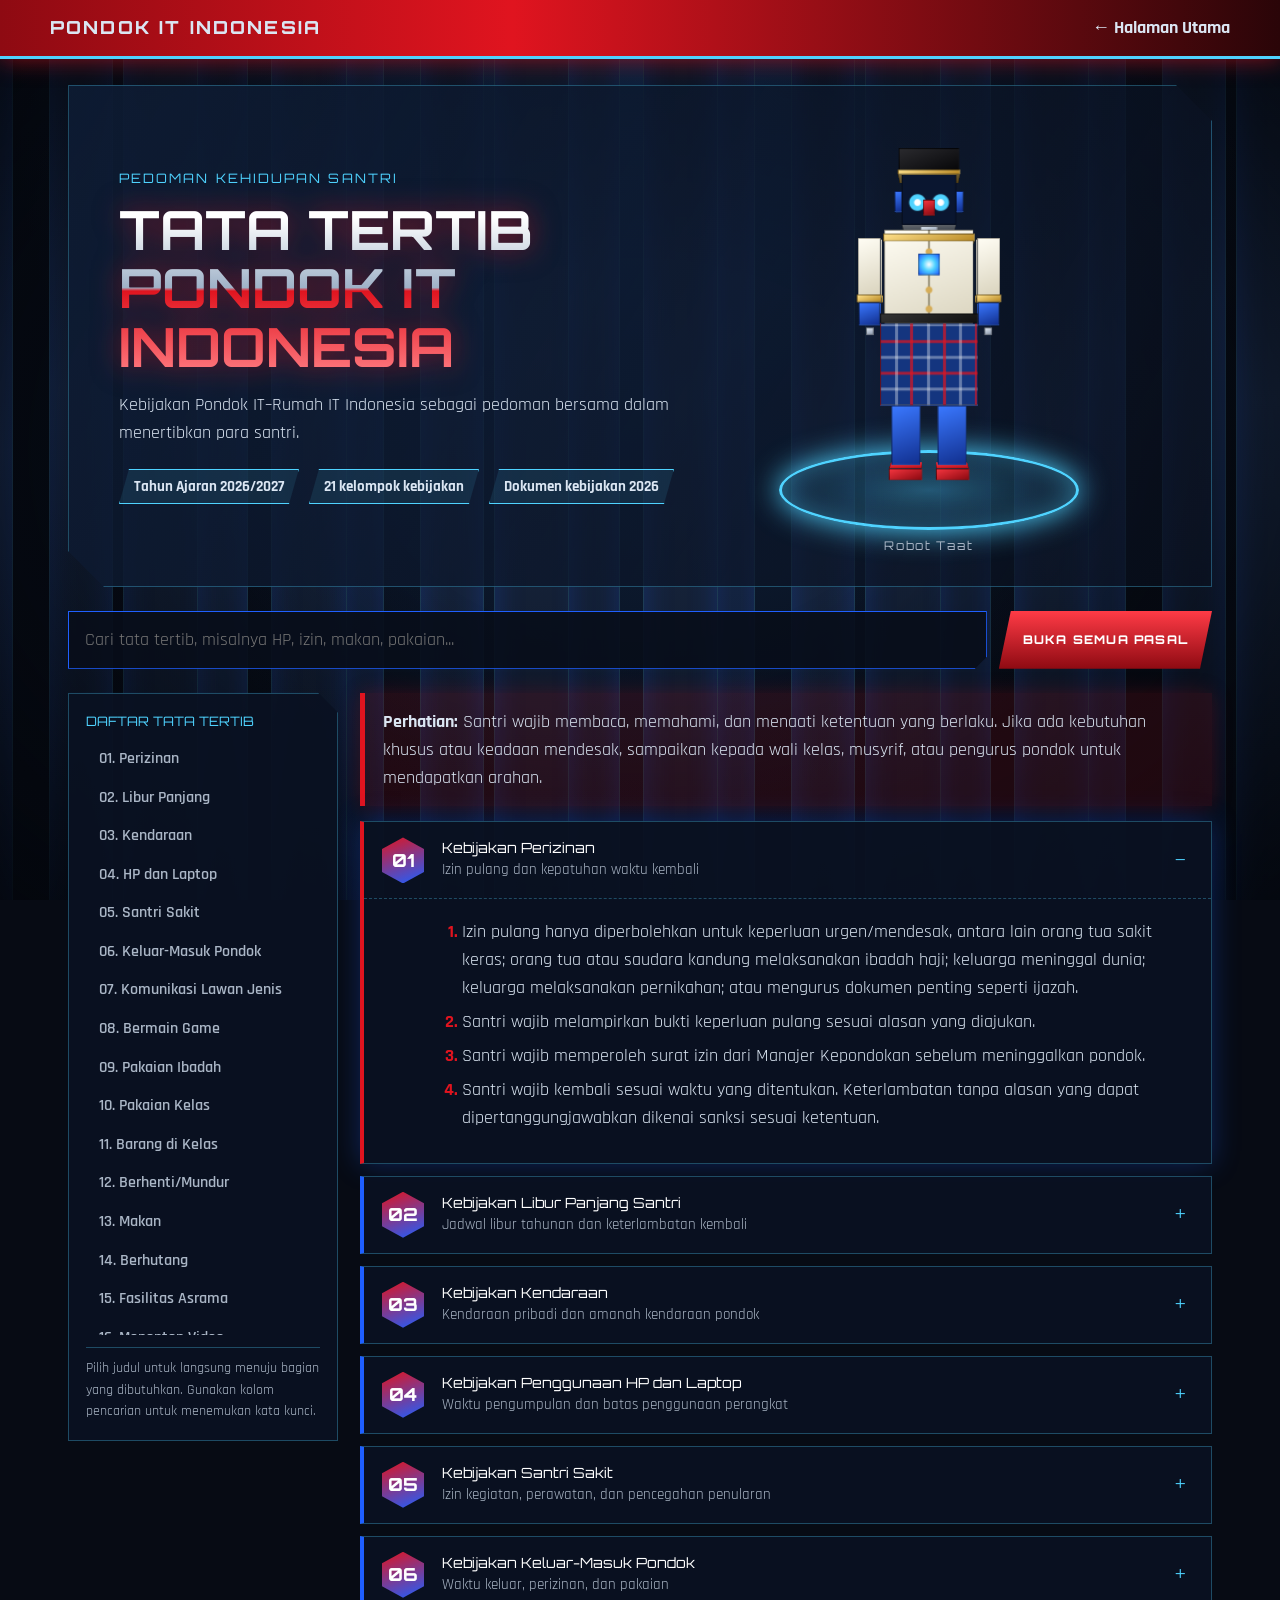
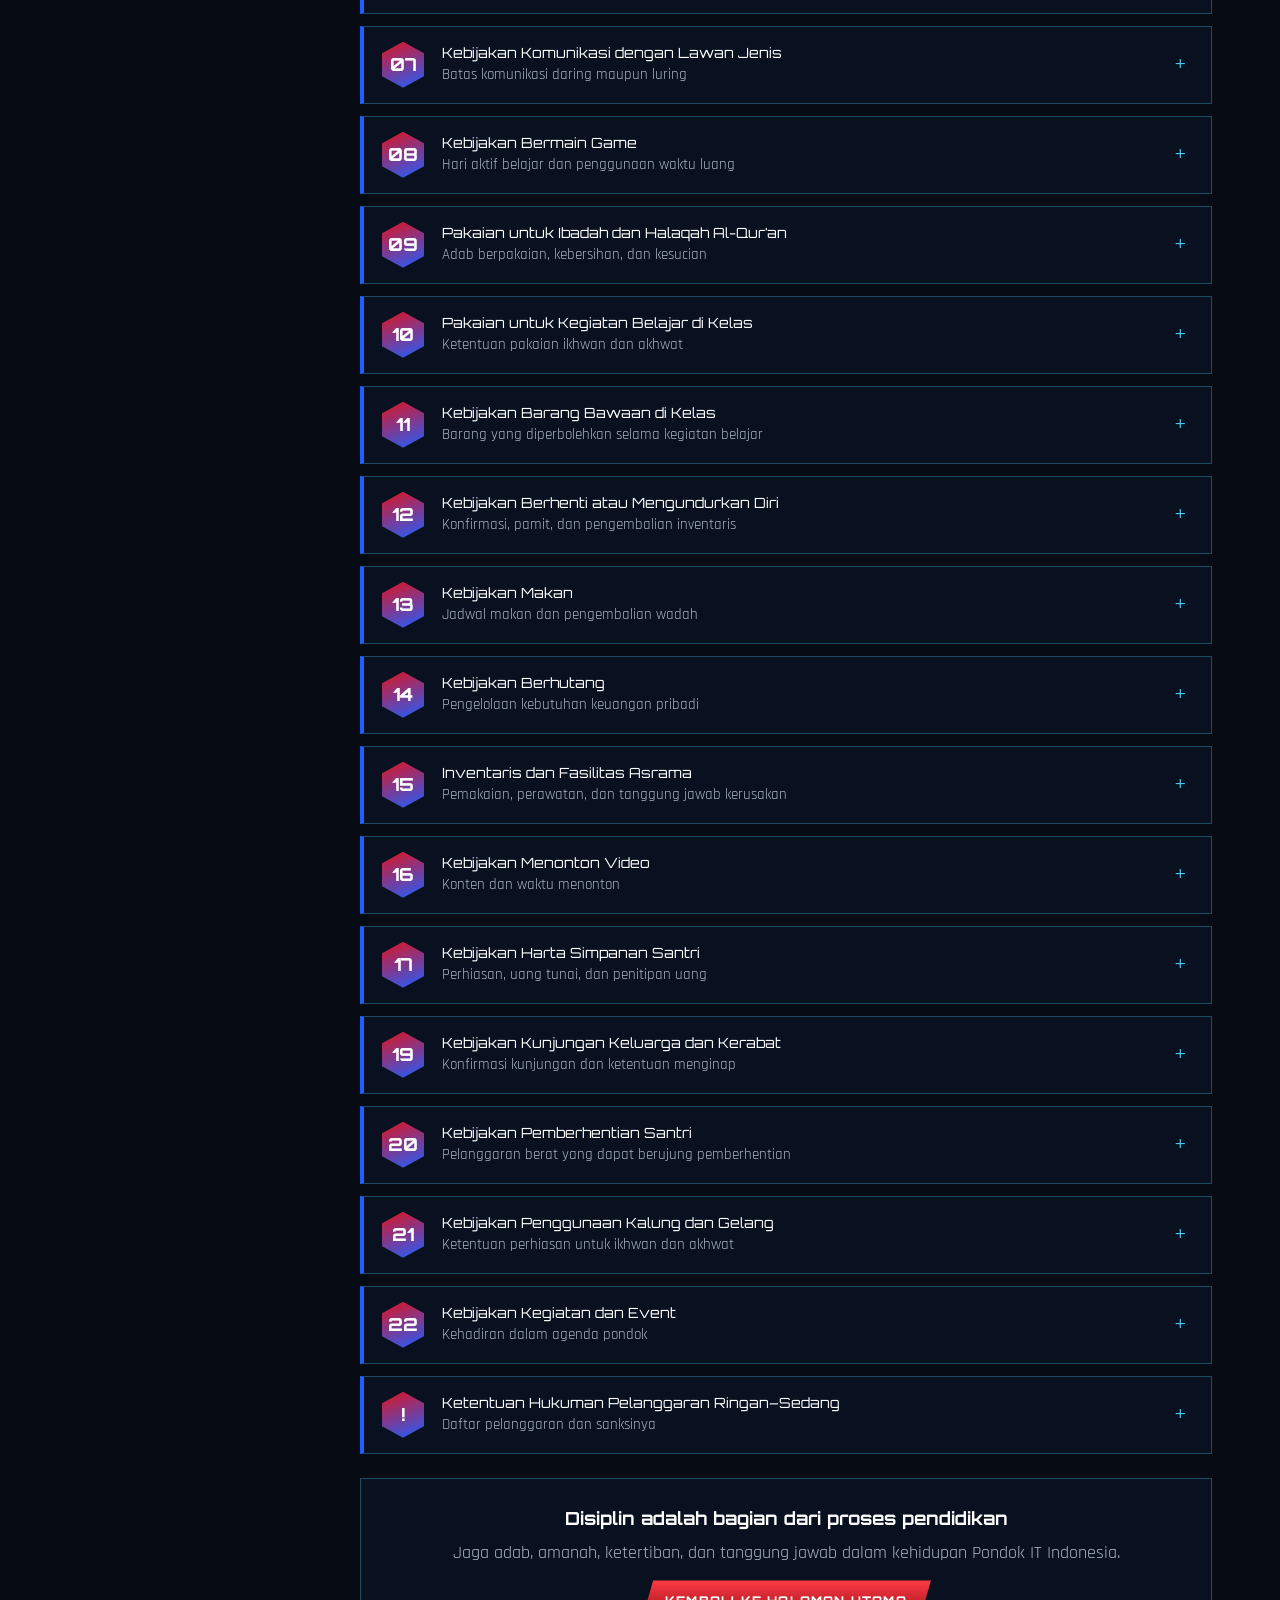
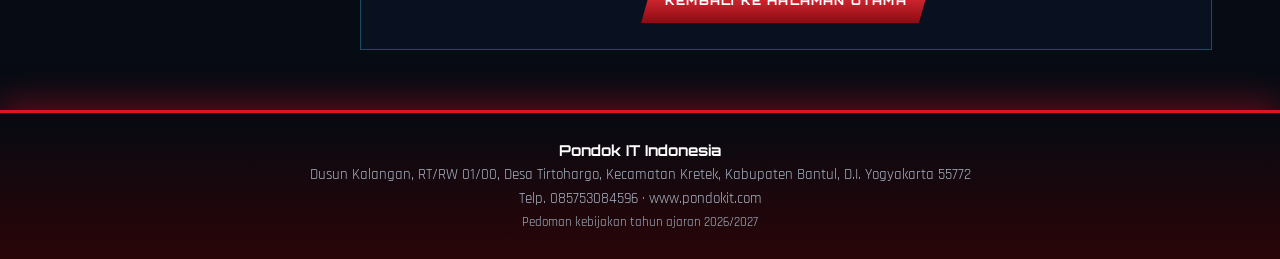
<file: Tatatertib.html>
<!DOCTYPE html>
<html lang="id">
<head>
<meta charset="UTF-8">
<meta name="viewport" content="width=device-width, initial-scale=1.0">
<meta name="description" content="Tata tertib dan kebijakan Pondok IT Indonesia dan Rumah IT Indonesia tahun ajaran 2026/2027.">
<title>Tata Tertib | Pondok IT Indonesia</title>
<link rel="preconnect" href="https://fonts.googleapis.com">
<link rel="preconnect" href="https://fonts.gstatic.com" crossorigin>
<link href="https://fonts.googleapis.com/css2?family=Orbitron:wght@600;800&family=Rajdhani:wght@500;600;700&display=swap" rel="stylesheet">
<style>
:root{--red:#e0141f;--red2:#8e0a12;--blue:#1f5fff;--cyan:#4fd3ff;--steel:#aab6c6;--dark:#070b14;--text:#dbe6f3;--line:rgba(79,211,255,.3);--head:'Orbitron','Arial Black',sans-serif;--body:'Rajdhani',Arial,sans-serif}
*{box-sizing:border-box}html{scroll-behavior:smooth;scroll-padding-top:90px}
body{margin:0;font-family:var(--body);font-size:18px;color:var(--text);background:var(--dark);line-height:1.55;overflow-x:hidden}
a{color:inherit}:focus-visible{outline:3px solid var(--cyan);outline-offset:3px}

/* latar kota */
.city{position:fixed;inset:0;z-index:-2;overflow:hidden;perspective:900px;background:radial-gradient(ellipse at 50% 0%,#14315a,#070b14 70%)}
.city i{position:absolute;top:-10%;bottom:-10%;background:linear-gradient(180deg,#0c1424,#1a2a45 50%,#0a101c);border:1px solid rgba(79,211,255,.15);box-shadow:0 0 30px rgba(31,95,255,.25) inset;animation:sway 16s ease-in-out infinite alternate}
.city i:nth-child(even){animation-direction:alternate-reverse;animation-duration:20s}
@keyframes sway{from{transform:translateZ(-60px) rotateY(-6deg)}to{transform:translateZ(60px) rotateY(6deg)}}
.city::after{content:"";position:absolute;inset:-50%;background:conic-gradient(from 0deg at 50% 0%,transparent 0 20deg,rgba(255,255,255,.08) 28deg,transparent 40deg 100deg,rgba(79,211,255,.1) 110deg,transparent 125deg);animation:rays 26s linear infinite;mix-blend-mode:screen}
@keyframes rays{to{transform:rotate(360deg)}}
.vig{position:fixed;inset:0;z-index:-1;background:radial-gradient(ellipse at center,transparent 30%,rgba(3,6,12,.85));pointer-events:none}

.site-top{background:linear-gradient(90deg,var(--red2),var(--red) 40%,#2a0508);border-bottom:3px solid var(--cyan);box-shadow:0 0 25px rgba(224,20,31,.6);padding:14px 20px}
.top-inner{max-width:1180px;margin:auto;display:flex;justify-content:space-between;align-items:center;gap:16px}
.brand-mini{font-family:var(--head);font-weight:800;letter-spacing:.12em}.top-inner a{text-decoration:none;font-weight:700}
main{max-width:1180px;margin:26px auto 60px;padding:0 18px}

/* hero + robot */
.hero{display:grid;grid-template-columns:1.1fr .9fr;gap:10px;align-items:center;padding:30px clamp(18px,4vw,50px);min-height:500px;border:1px solid var(--line);background:linear-gradient(120deg,rgba(14,28,52,.9),rgba(10,16,30,.6));clip-path:polygon(0 0,calc(100% - 36px) 0,100% 36px,100% 100%,36px 100%,0 calc(100% - 36px));box-shadow:0 0 40px rgba(31,95,255,.3)}
.eyebrow{font-family:var(--head);font-size:13px;color:var(--cyan);letter-spacing:.16em}
h1{font-family:var(--head);font-size:clamp(30px,4.8vw,54px);line-height:1.08;margin:12px 0 16px;text-transform:uppercase;background:linear-gradient(180deg,#fff 10%,#9fb2c8 50%,#e0141f 52%,#ff7a80);-webkit-background-clip:text;background-clip:text;color:transparent;filter:drop-shadow(0 0 14px rgba(224,20,31,.55))}
.hero p{margin:0;max-width:560px}
.hero-meta{display:flex;flex-wrap:wrap;gap:10px;margin-top:22px}
.hero-meta span{border:1px solid var(--cyan);background:rgba(79,211,255,.1);padding:5px 14px;font-weight:700;font-size:15px;clip-path:polygon(10px 0,100% 0,calc(100% - 10px) 100%,0 100%)}
.stage{height:440px;perspective:1000px;position:relative;display:grid;place-items:center}
.floor{position:absolute;bottom:26px;width:300px;height:80px;border-radius:50%;border:3px solid var(--cyan);box-shadow:0 0 30px var(--cyan),inset 0 0 30px rgba(79,211,255,.5);background:radial-gradient(ellipse,rgba(79,211,255,.35),transparent 70%);animation:glow 2s ease-in-out infinite alternate}
@keyframes glow{to{box-shadow:0 0 55px var(--red),inset 0 0 20px rgba(224,20,31,.5);border-color:var(--red)}}
.scene{position:relative;width:0;height:0;transform-style:preserve-3d;transform:translateY(-20px) scale(.95)}
.bot{position:absolute;left:0;top:0;transform-style:preserve-3d;animation:turn 14s linear infinite,hover 3s ease-in-out infinite alternate}
.stage:hover .bot{animation-duration:5s,3s}
@keyframes turn{from{transform:rotateX(-8deg) rotateY(0)}to{transform:rotateX(-8deg) rotateY(360deg)}}
@keyframes hover{to{margin-top:-14px}}
.g,.b{position:absolute;left:0;top:0;transform-style:preserve-3d}
.f{position:absolute;backface-visibility:hidden;border:1px solid rgba(0,0,0,.4)}
.f0{filter:brightness(1)}.f1{filter:brightness(.55)}.f2{filter:brightness(.8)}.f3{filter:brightness(.7)}.f4{filter:brightness(1.2)}.f5{filter:brightness(.45)}
.armL{animation:swing 2.2s ease-in-out infinite alternate}.armR{animation:swing 2.2s ease-in-out infinite alternate-reverse}
@keyframes swing{from{transform:var(--p) rotateX(-32deg)}to{transform:var(--p) rotateX(32deg)}}
.legL{animation:step 2.2s ease-in-out infinite alternate}.legR{animation:step 2.2s ease-in-out infinite alternate-reverse}
@keyframes step{from{transform:var(--p) rotateX(14deg)}to{transform:var(--p) rotateX(-14deg)}}
.head{animation:look 7s ease-in-out infinite alternate}
@keyframes look{from{transform:var(--p) rotateY(-22deg)}to{transform:var(--p) rotateY(22deg)}}
.caption{position:absolute;bottom:0;font-family:var(--head);font-size:12px;letter-spacing:.14em;color:var(--steel)}

/* toolbar */
.toolbar{display:grid;grid-template-columns:minmax(0,1fr) auto;gap:12px;margin:24px 0}
.toolbar input{width:100%;padding:14px 16px;border:1px solid var(--blue);background:rgba(8,14,26,.9);color:#fff;font:inherit;outline:none;clip-path:polygon(0 0,100% 0,100% calc(100% - 12px),calc(100% - 12px) 100%,0 100%)}
.toolbar input:focus{box-shadow:0 0 22px var(--blue)}
button,.back-link{cursor:pointer;border:0;padding:12px 24px;font-family:var(--head);font-size:12px;font-weight:800;letter-spacing:.1em;color:#fff;text-decoration:none;display:inline-block;text-transform:uppercase;background:linear-gradient(180deg,#ff3b46,var(--red2));clip-path:polygon(12px 0,100% 0,calc(100% - 12px) 100%,0 100%);box-shadow:0 0 18px rgba(224,20,31,.8);transition:.2s}
button:hover,.back-link:hover{transform:translateY(-3px);filter:brightness(1.25)}

/* layout */
.layout{display:grid;grid-template-columns:270px minmax(0,1fr);gap:22px;align-items:start}
.sidebar{position:sticky;top:16px;padding:17px;background:rgba(10,18,34,.92);border:1px solid var(--line);box-shadow:0 0 30px rgba(31,95,255,.25);clip-path:polygon(0 0,calc(100% - 20px) 0,100% 20px,100% 100%,0 100%)}
.side-title{font-family:var(--head);font-size:13px;color:var(--cyan);margin:0 0 10px}
.nav-list{display:grid;gap:3px;max-height:66vh;overflow:auto}
.nav-list a{display:block;text-decoration:none;padding:7px 10px;color:var(--steel);font-weight:600;font-size:16px;line-height:1.35;border-left:3px solid transparent;transition:.2s}
.nav-list a:hover{color:#fff;border-left-color:var(--red);background:linear-gradient(90deg,rgba(224,20,31,.3),transparent);padding-left:15px}
.side-note{border-top:1px solid var(--line);margin-top:12px;padding-top:10px;color:var(--steel);font-size:14px}
.intro-note,.notice{padding:15px 18px;background:rgba(224,20,31,.12);border-left:5px solid var(--red);margin-bottom:15px;box-shadow:0 0 20px rgba(224,20,31,.2)}
.notice{margin-top:16px;font-size:16px;background:rgba(214,173,87,.12);border-left-color:#d6ad57}
.rules{display:grid;gap:12px}
.rule{background:rgba(10,18,34,.92);border:1px solid var(--line);border-left:4px solid var(--blue);scroll-margin-top:90px;transition:.25s}
.rule:hover,.rule[open]{border-left-color:var(--red);box-shadow:0 0 26px rgba(31,95,255,.3)}
.rule summary{list-style:none;cursor:pointer;display:grid;grid-template-columns:46px minmax(0,1fr) 25px;gap:14px;align-items:center;padding:15px 18px}
.rule summary::-webkit-details-marker{display:none}
.rule summary:after{content:"+";font-size:1.5rem;color:var(--cyan);text-align:center}.rule[open] summary:after{content:"−"}
.rule[open] .rule-body{animation:flip .45s ease-out;transform-origin:top}
@keyframes flip{from{opacity:0;transform:perspective(800px) rotateX(-40deg)}to{opacity:1;transform:none}}
.rule-num{display:grid;place-items:center;width:42px;height:46px;font-family:var(--head);font-weight:800;color:#fff;background:linear-gradient(160deg,var(--red),var(--blue));clip-path:polygon(50% 0,100% 25%,100% 75%,50% 100%,0 75%,0 25%)}
.rule-title{display:block;font-family:var(--head);font-size:14px;color:#fff;line-height:1.35}
.rule-sub{display:block;font-size:15px;color:var(--steel)}
.rule-body{border-top:1px dashed var(--line);padding:6px 22px 18px 78px}
.rule-body ol,.rule-body ul{padding-left:20px;margin:10px 0}.rule-body li{padding:3px 0}.rule-body li::marker{color:var(--red);font-weight:700}
.rule-body p{margin:10px 0}.rule-body strong{color:var(--cyan)}
.time-grid{display:grid;grid-template-columns:repeat(3,minmax(0,1fr));gap:9px;margin:12px 0}
.time-card{border:1px solid var(--line);border-top:3px solid var(--red);background:rgba(8,14,26,.85);padding:10px 12px}.time-card small{display:block;color:var(--steel)}.time-card b{font-family:var(--head);font-size:13px;color:#fff}
.no-results{display:none;border:1px dashed var(--cyan);padding:25px;text-align:center;color:var(--steel)}
.closing{margin-top:24px;text-align:center;padding:26px 18px;border:1px solid var(--line);background:rgba(10,18,34,.92)}
.closing h2{margin:0 0 6px;font-family:var(--head);font-size:18px;color:#fff}.closing p{margin:0 0 14px;color:var(--steel)}
.footer{text-align:center;padding:26px 15px;font-size:15px;color:var(--steel);background:linear-gradient(180deg,#060a12,#2a0508);border-top:3px solid var(--red);box-shadow:0 -10px 30px rgba(224,20,31,.35)}.footer strong{font-family:var(--head);color:#fff}

@media(max-width:900px){.layout{grid-template-columns:1fr}.sidebar{position:static}.nav-list{grid-template-columns:repeat(2,1fr);max-height:none}.side-note{display:none}.hero{grid-template-columns:1fr}.stage{height:400px}.toolbar{grid-template-columns:1fr}.rule-body{padding-left:22px}.time-grid{grid-template-columns:1fr}}
@media(max-width:520px){main{padding:0 12px}.nav-list{grid-template-columns:1fr}.rule summary{padding:13px 12px;gap:10px;grid-template-columns:42px minmax(0,1fr) 20px}.rule-body{padding:4px 16px 16px}.scene{transform:translateY(-20px) scale(.75)}}
@media(prefers-reduced-motion:reduce){*,*::before,*::after{animation:none!important;transition:none!important}html{scroll-behavior:auto}}
@media print{.city,.vig,.site-top,.toolbar,.sidebar,.back-link,.stage{display:none!important}body{background:#fff;color:#000}.hero{display:block;background:#fff;clip-path:none;box-shadow:none}h1{-webkit-text-fill-color:#000;filter:none}.layout{display:block}.rule{break-inside:avoid;background:#fff;box-shadow:none}.rule-body{display:block!important}.rule summary:after{display:none}.rule-title,.closing h2,.time-card b{color:#000}.footer{background:#fff;color:#222}}
</style>
</head>
<body>

<!-- Elemen latar yang sebelumnya hilang dari HTML (dibutuhkan CSS dan JS) -->
<div class="city" id="city" aria-hidden="true"></div>
<div class="vig" aria-hidden="true"></div>

<header class="site-top">
 <div class="top-inner">
  <span class="brand-mini">PONDOK IT INDONESIA</span>
  <a href="index.html">← Halaman Utama</a>
 </div>
</header>

<main>
<section class="hero">
 <div>
  <div class="eyebrow">PEDOMAN KEHIDUPAN SANTRI</div>
  <h1>Tata Tertib Pondok IT Indonesia</h1>
  <p>Kebijakan Pondok IT–Rumah IT Indonesia sebagai pedoman bersama dalam menertibkan para santri.</p>
  <div class="hero-meta"><span>Tahun Ajaran 2026/2027</span><span>21 kelompok kebijakan</span><span>Dokumen kebijakan 2026</span></div>
 </div>
 <div class="stage" aria-hidden="true"><div class="floor"></div><div class="scene"><div class="bot" id="bot"></div></div><div class="caption">Robot Taat</div></div>
</section>
<div class="toolbar">
 <input id="ruleSearch" type="search" placeholder="Cari tata tertib, misalnya HP, izin, makan, pakaian..." aria-label="Cari tata tertib">
 <button id="expandBtn" type="button">Buka Semua Pasal</button>
</div>
<div class="layout">
 <aside class="sidebar">
  <p class="side-title">DAFTAR TATA TERTIB</p>
  <nav class="nav-list" id="ruleNav" aria-label="Daftar tata tertib">
   <a href="#pasal-1">01. Perizinan</a><a href="#pasal-2">02. Libur Panjang</a><a href="#pasal-3">03. Kendaraan</a><a href="#pasal-4">04. HP dan Laptop</a><a href="#pasal-5">05. Santri Sakit</a><a href="#pasal-6">06. Keluar-Masuk Pondok</a><a href="#pasal-7">07. Komunikasi Lawan Jenis</a><a href="#pasal-8">08. Bermain Game</a><a href="#pasal-9">09. Pakaian Ibadah</a><a href="#pasal-10">10. Pakaian Kelas</a><a href="#pasal-11">11. Barang di Kelas</a><a href="#pasal-12">12. Berhenti/Mundur</a><a href="#pasal-13">13. Makan</a><a href="#pasal-14">14. Berhutang</a><a href="#pasal-15">15. Fasilitas Asrama</a><a href="#pasal-16">16. Menonton Video</a><a href="#pasal-17">17. Harta Simpanan</a><a href="#pasal-19">19. Kunjungan</a><a href="#pasal-20">20. Pemberhentian</a><a href="#pasal-21">21. Perhiasan</a><a href="#pasal-22">22. Kegiatan/Event</a><a href="#sanksi">Ketentuan Sanksi</a>
  </nav>
  <div class="side-note">Pilih judul untuk langsung menuju bagian yang dibutuhkan. Gunakan kolom pencarian untuk menemukan kata kunci.</div>
 </aside>
 <section>
  <div class="intro-note"><strong>Perhatian:</strong> Santri wajib membaca, memahami, dan menaati ketentuan yang berlaku. Jika ada kebutuhan khusus atau keadaan mendesak, sampaikan kepada wali kelas, musyrif, atau pengurus pondok untuk mendapatkan arahan.</div>
  <div class="rules" id="rules">
   <details class="rule" id="pasal-1" open><summary><span class="rule-num">01</span><span><span class="rule-title">Kebijakan Perizinan</span><span class="rule-sub">Izin pulang dan kepatuhan waktu kembali</span></span></summary><div class="rule-body"><ol><li>Izin pulang hanya diperbolehkan untuk keperluan urgen/mendesak, antara lain orang tua sakit keras; orang tua atau saudara kandung melaksanakan ibadah haji; keluarga meninggal dunia; keluarga melaksanakan pernikahan; atau mengurus dokumen penting seperti ijazah.</li><li>Santri wajib melampirkan bukti keperluan pulang sesuai alasan yang diajukan.</li><li>Santri wajib memperoleh surat izin dari Manajer Kepondokan sebelum meninggalkan pondok.</li><li>Santri wajib kembali sesuai waktu yang ditentukan. Keterlambatan tanpa alasan yang dapat dipertanggungjawabkan dikenai sanksi sesuai ketentuan.</li></ol></div></details>
   <details class="rule" id="pasal-2"><summary><span class="rule-num">02</span><span><span class="rule-title">Kebijakan Libur Panjang Santri</span><span class="rule-sub">Jadwal libur tahunan dan keterlambatan kembali</span></span></summary><div class="rule-body"><ol><li>Libur panjang dilaksanakan satu kali dalam satu tahun selama masa pendidikan.</li><li>Libur pulang kampung dimulai 10 hari sebelum Hari Raya Idulfitri sampai 10 hari setelah Idulfitri, total 20 hari.</li><li>Santri dari daerah jauh atau luar pulau mendapat tambahan 3 hari, sehingga total libur 23 hari.</li><li>Santri yang tidak pulang boleh tetap tinggal di pondok dengan menjaga keamanan, kebersihan, ketertiban, dan fasilitas. Hak biaya makan mengikuti ketentuan pondok.</li><li>Keterlambatan melewati batas libur tanpa alasan syar’i atau alasan yang dapat dipertanggungjawabkan dikenai denda Rp100.000 per hari.</li></ol></div></details>
   <details class="rule" id="pasal-3"><summary><span class="rule-num">03</span><span><span class="rule-title">Kebijakan Kendaraan</span><span class="rule-sub">Kendaraan pribadi dan amanah kendaraan pondok</span></span></summary><div class="rule-body"><ol><li>Santri yang masih berada pada masa pendidikan 1–2 tahun dilarang membawa atau menggunakan kendaraan pribadi seperti sepeda motor dan mobil.</li><li>Santri hanya diperbolehkan membawa sepeda.</li><li>Setelah menyelesaikan masa pendidikan, santri boleh membawa kendaraan pribadi. Keamanan dan penggunaannya menjadi tanggung jawab pribadi dan tetap wajib menaati peraturan pondok.</li><li>Santri yang diberi amanah menggunakan kendaraan pondok wajib menjaga, merawat, dan melakukan perbaikan jika diperlukan sesuai tanggung jawabnya.</li></ol></div></details>
   <details class="rule" id="pasal-4"><summary><span class="rule-num">04</span><span><span class="rule-title">Kebijakan Penggunaan HP dan Laptop</span><span class="rule-sub">Waktu pengumpulan dan batas penggunaan perangkat</span></span></summary><div class="rule-body"><ol><li>Santri Pre Program sampai pendidikan tahun pertama diberlakukan pembatasan penggunaan HP dan laptop.</li><li>HP dikumpulkan pukul 21.00 WIB. HP dikembalikan pukul 09.00 WIB bagi santri Pre Program dan pukul 08.00 WIB bagi santri yang telah menyelesaikan Pre Program atau memasuki pendidikan tahun pertama.</li><li>Ketua kamar dikecualikan dari pengumpulan HP untuk membantu wali kelas membangunkan dan mengoordinasikan santri pada waktu yang ditentukan.</li><li>Pelanggaran pengumpulan HP dapat dikenai penahanan HP paling cepat 24 jam atau sesuai ketentuan.</li><li>Laptop tidak wajib dikumpulkan, tetapi dilarang digunakan setelah pukul 21.00 WIB kecuali untuk tugas dari mentor.</li><li>Untuk pelanggaran tertentu, HP dan/atau laptop santri pendidikan maupun magang dapat disita. Pengecualian bagi wali kelas dapat diganti bentuk hukuman lain.</li><li>Laptop dilarang digunakan di dalam kamar, kecuali hari Ahad atau tanggal merah. Pada waktu tersebut laptop boleh dibawa ke kamar hanya untuk disimpan, bukan digunakan.</li></ol></div></details>
   <details class="rule" id="pasal-5"><summary><span class="rule-num">05</span><span><span class="rule-title">Kebijakan Santri Sakit</span><span class="rule-sub">Izin kegiatan, perawatan, dan pencegahan penularan</span></span></summary><div class="rule-body"><ol><li>Santri yang sakit wajib melapor kepada Wali Kelas Skill dan Karakter sebelum meninggalkan kegiatan untuk mendapatkan izin.</li><li>Wali kelas memberikan obat sesuai kebutuhan dan kondisi santri.</li><li>Santri yang sakit lebih dari 2 hari atau mengalami kondisi cukup parah akan mendapat penanganan lebih lanjut melalui tenaga medis atau dokter terdekat.</li><li>Santri yang sakit cukup lama atau dalam kondisi parah dapat dipulangkan untuk memperoleh perawatan lebih optimal.</li><li>Santri sakit boleh tidak menyerahkan HP saat jadwal pengumpulan dengan syarat tidak menggunakannya untuk bermain game. Pelanggaran dikenai sanksi berat.</li><li>Santri dengan penyakit yang berpotensi menular wajib memakai masker dan menghindari kerumunan.</li></ol></div></details>
   <details class="rule" id="pasal-6"><summary><span class="rule-num">06</span><span><span class="rule-title">Kebijakan Keluar-Masuk Pondok</span><span class="rule-sub">Waktu keluar, perizinan, dan pakaian</span></span></summary><div class="rule-body"><ol><li>Santri pendidikan hanya diperbolehkan keluar pondok pada waktu libur, yaitu Sabtu sore dan hari Ahad.</li><li>Santri yang akan keluar wajib mendapat izin Wali Kelas atau Musyrif masing-masing.</li><li>Pada Ahad sore atau menjelang Magrib, seluruh santri wajib sudah kembali, kecuali ada keperluan urgen atau mendesak.</li><li>Santri boleh keluar bersama orang tua pada hari libur, kecuali ada ketentuan atau kondisi khusus yang mengharuskan tetap berada di pondok.</li><li>Santri dilarang membawa kendaraan milik pondok tanpa izin penanggung jawab yang ditunjuk.</li><li>Santri wajib memakai pakaian dan atribut yang sopan serta sesuai syariat dan peraturan pondok.</li></ol></div></details>
   <details class="rule" id="pasal-7"><summary><span class="rule-num">07</span><span><span class="rule-title">Kebijakan Komunikasi dengan Lawan Jenis</span><span class="rule-sub">Batas komunikasi daring maupun luring</span></span></summary><div class="rule-body"><ol><li>Santri dilarang berkomunikasi dengan lawan jenis, daring maupun luring, tanpa alasan yang dibenarkan secara syar’i.</li><li>Santri dilarang melakukan komunikasi yang mengarah pada hubungan percintaan atau pacaran.</li><li>Santri dilarang bercakap-cakap atau bertemu berduaan dengan lawan jenis di tempat tertutup.</li><li>Santri yang terbukti berpacaran melalui media sosial maupun secara langsung dapat dikenai sanksi berat hingga pemberhentian sesuai ketentuan.</li></ol></div></details>
   <details class="rule" id="pasal-8"><summary><span class="rule-num">08</span><span><span class="rule-title">Kebijakan Bermain Game</span><span class="rule-sub">Hari aktif belajar dan penggunaan waktu luang</span></span></summary><div class="rule-body"><ol><li>Santri dilarang bermain game pada hari aktif belajar, Senin sampai Sabtu.</li><li>Santri dilarang bermain game di dalam maupun di luar pondok pada waktu yang ditetapkan sebagai waktu terlarang.</li><li>Game diperbolehkan pada malam Ahad sampai hari Ahad sesuai waktu dan ketentuan pondok.</li><li>Santri tidak boleh bermain dengan suara keras atau mengucapkan perkataan yang tidak baik.</li><li>Game tidak boleh melalaikan kewajiban belajar, ibadah, atau tanggung jawab lainnya.</li><li>Pelanggaran berulang dapat dikenai sanksi hingga pemberhentian dari pondok.</li></ol></div></details>
   <details class="rule" id="pasal-9"><summary><span class="rule-num">09</span><span><span class="rule-title">Pakaian untuk Ibadah dan Halaqah Al-Qur’an</span><span class="rule-sub">Adab berpakaian, kebersihan, dan kesucian</span></span></summary><div class="rule-body"><ol><li>Santri tidak diperbolehkan menggunakan kaos dalam melaksanakan salat dan mengikuti halaqah Al-Qur’an.</li><li>Santri dianjurkan menggunakan kopiah ketika salat dan mengikuti halaqah Al-Qur’an.</li><li>Pakaian wajib menutup aurat. Jika menggunakan kaos, kaos wajib berkerah.</li><li>Pakaian wajib bersih dan suci serta dicuci secara rutin.</li></ol></div></details>
   <details class="rule" id="pasal-10"><summary><span class="rule-num">10</span><span><span class="rule-title">Pakaian untuk Kegiatan Belajar di Kelas</span><span class="rule-sub">Ketentuan pakaian ikhwan dan akhwat</span></span></summary><div class="rule-body"><ol><li>Ketentuan pakaian santri ikhwan:<ul><li>Senin dan Selasa: kemeja putih.</li><li>Rabu dan Kamis: kemeja hitam.</li><li>Jumat dan Sabtu: batik.</li><li>Celana disarankan berbahan kain.</li></ul></li><li>Pakaian santri ikhwan dan akhwat wajib bersih dan suci.</li><li>Santri akhwat tidak diwajibkan mengikuti ketentuan warna pakaian sebagaimana di atas.</li><li>Santri akhwat wajib menggunakan cadar di dalam maupun di luar lingkungan pondok.</li></ol></div></details>
   <details class="rule" id="pasal-11"><summary><span class="rule-num">11</span><span><span class="rule-title">Kebijakan Barang Bawaan di Kelas</span><span class="rule-sub">Barang yang diperbolehkan selama kegiatan belajar</span></span></summary><div class="rule-body"><p>Barang yang diperbolehkan berada di kelas:</p><ul><li>Laptop dan HP beserta perlengkapannya.</li><li>Maksimal satu botol minum.</li><li>Buku tulis.</li><li>Tas laptop.</li></ul><p>Barang lain seperti bantal, kasur, pakaian, dan barang yang tidak berkaitan dengan kegiatan belajar tidak boleh dibawa atau disimpan di kelas. Barang yang melanggar ketentuan dapat diamankan pengurus.</p></div></details>
   <details class="rule" id="pasal-12"><summary><span class="rule-num">12</span><span><span class="rule-title">Kebijakan Berhenti atau Mengundurkan Diri</span><span class="rule-sub">Konfirmasi, pamit, dan pengembalian inventaris</span></span></summary><div class="rule-body"><ol><li>Santri yang ingin berhenti atau mengundurkan diri wajib melakukan konfirmasi paling lambat satu pekan sebelum pulang.</li><li>Santri wajib menyampaikan alasan pengunduran diri kepada pihak pondok.</li><li>Bagi penerima beasiswa, pengunduran diri memiliki konsekuensi pembayaran biaya pendidikan sesuai ketentuan dalam surat MOU.</li><li>Santri wajib berpamitan kepada seluruh pengurus inti dan kakak pendamping.</li><li>Santri wajib mengembalikan seluruh inventaris pondok yang digunakan dalam kondisi baik.</li></ol></div></details>
   <details class="rule" id="pasal-13"><summary><span class="rule-num">13</span><span><span class="rule-title">Kebijakan Makan</span><span class="rule-sub">Jadwal makan dan pengembalian wadah</span></span></summary><div class="rule-body"><ol><li>Santri wajib mengikuti jadwal makan yang ditetapkan. Jika tidak mengikuti waktu yang ditentukan, santri tidak berhak mendapatkan jatah makan pada waktu tersebut.</li><li>Jadwal makan:</li></ol><div class="time-grid"><div class="time-card"><small>Makan pagi</small><b>06.30–07.45 WIB</b></div><div class="time-card"><small>Makan siang</small><b>12.20–12.50 WIB</b></div><div class="time-card"><small>Makan malam</small><b>19.00–19.30 WIB</b></div></div><ol start="3"><li>Santri wajib makan dengan tertib dan mendapat jatah sesuai ketentuan.</li><li>Wadah makanan wajib dikembalikan ke tempat yang disediakan tim makan setelah digunakan.</li><li>Wadah makanan tidak boleh disimpan di asrama.</li><li>Wadah makanan wajib dikembalikan dalam keadaan bersih.</li></ol><p>Khusus hari puasa, waktu makan disesuaikan setelah Magrib sampai sebelum Isya.</p></div></details>
   <details class="rule" id="pasal-14"><summary><span class="rule-num">14</span><span><span class="rule-title">Kebijakan Berhutang</span><span class="rule-sub">Pengelolaan kebutuhan keuangan pribadi</span></span></summary><div class="rule-body"><ol><li>Santri dilarang berhutang kepada siapa pun dan di mana pun.</li><li>Jika mengalami kendala biaya, santri wajib menghubungi orang tua terlebih dahulu untuk meminta bantuan.</li><li>Jika kondisi mendesak dan orang tua tidak mampu membantu, santri diharapkan bersabar serta menyampaikan kondisi kepada pengurus untuk mendapatkan solusi.</li></ol></div></details>
   <details class="rule" id="pasal-15"><summary><span class="rule-num">15</span><span><span class="rule-title">Inventaris dan Fasilitas Asrama</span><span class="rule-sub">Pemakaian, perawatan, dan tanggung jawab kerusakan</span></span></summary><div class="rule-body"><ol><li>Seluruh fasilitas asrama merupakan aset milik pondok.</li><li>Pengelolaan dan pengaturan penggunaan fasilitas merupakan hak pondok.</li><li>Santri dilarang membawa pulang atau menjual fasilitas milik pondok.</li><li>Santri dilarang merusak fasilitas yang dipinjamkan atau disediakan pondok.</li><li>Fasilitas merupakan hak pakai, bukan hak milik.</li><li>Kerusakan akibat kelalaian atau kesalahan santri wajib diganti atau diperbaiki sesuai ketentuan.</li><li>Contoh fasilitas: kasur, lemari, ranjang, bantal, ember, hanger, kipas angin, AC, Wi-Fi, dan fasilitas lainnya.</li></ol></div></details>
   <details class="rule" id="pasal-16"><summary><span class="rule-num">16</span><span><span class="rule-title">Kebijakan Menonton Video</span><span class="rule-sub">Konten dan waktu menonton</span></span></summary><div class="rule-body"><ol><li>Santri dilarang menonton video pada jam belajar.</li><li>Menonton video diperbolehkan pada waktu yang tidak bertentangan dengan ketentuan tersebut.</li><li>Santri dilarang menonton film atau video yang mengandung pornografi, konten horor yang dinilai dapat merusak keimanan, serta film Korea.</li><li>Aktivitas menonton tidak boleh mengganggu santri lain, menimbulkan keributan, atau mengganggu ketertiban pondok.</li></ol></div></details>
   <details class="rule" id="pasal-17"><summary><span class="rule-num">17</span><span><span class="rule-title">Kebijakan Harta Simpanan Santri</span><span class="rule-sub">Perhiasan, uang tunai, dan penitipan uang</span></span></summary><div class="rule-body"><ol><li>Santri dilarang membawa perhiasan berlebihan, kecuali perhiasan yang menempel di badan secukupnya.</li><li>Santri ikhwan tidak boleh menggunakan perhiasan emas dan perak.</li><li>Santri tidak boleh menyimpan uang tunai lebih dari Rp200.000.</li><li>Pondok tidak bertanggung jawab atas kehilangan harta apabila ketentuan ini dilanggar.</li><li>Santri tidak boleh menitipkan uang dalam jumlah besar kepada sesama santri; penitipan hanya diperbolehkan kepada wali kelas atau pengurus.</li></ol></div></details>
   <details class="rule" id="pasal-19"><summary><span class="rule-num">19</span><span><span class="rule-title">Kebijakan Kunjungan Keluarga dan Kerabat</span><span class="rule-sub">Konfirmasi kunjungan dan ketentuan menginap</span></span></summary><div class="rule-body"><ol><li>Keluarga atau kerabat boleh berkunjung dengan syarat melakukan konfirmasi terlebih dahulu.</li><li>Kerabat atau teman yang ingin menginap wajib menunjukkan KTP sebagai jaminan keamanan.</li><li>Batas waktu keluarga menginap adalah 1–2 hari, kecuali kondisi tertentu.</li><li>Batas waktu kerabat menginap adalah 1 hari 1 malam, kecuali kondisi tertentu.</li></ol></div></details>
   <details class="rule" id="pasal-20"><summary><span class="rule-num">20</span><span><span class="rule-title">Kebijakan Pemberhentian Santri</span><span class="rule-sub">Pelanggaran berat yang dapat berujung pemberhentian</span></span></summary><div class="rule-body"><p>Pondok berhak memberhentikan santri apabila terbukti:</p><ol><li>Berpacaran dengan lawan jenis, melalui media sosial atau secara langsung, baik dengan sesama santri maupun orang luar.</li><li>Mencuri barang atau hak milik orang lain.</li><li>Berkelahi secara fisik.</li><li>Melakukan perundungan secara berlebihan.</li><li>Melakukan provokasi terhadap kebijakan atau pengurus pondok.</li><li>Mengonsumsi obat-obatan terlarang.</li><li>Melakukan pelecehan seksual.</li><li>Berulang kali melakukan pelanggaran ringan atau sedang.</li><li>Merokok atau sejenisnya.</li><li>Melanggar aturan perizinan.</li></ol></div></details>
   <details class="rule" id="pasal-21"><summary><span class="rule-num">21</span><span><span class="rule-title">Kebijakan Penggunaan Kalung dan Gelang</span><span class="rule-sub">Ketentuan perhiasan untuk ikhwan dan akhwat</span></span></summary><div class="rule-body"><ol><li>Penggunaan kalung, gelang, dan anting hanya diperbolehkan bagi santri akhwat.</li><li>Santri ikhwan dilarang menggunakan kalung, gelang, dan anting selama menjadi santri Pondok IT.</li><li>Santri ikhwan hanya diperbolehkan menggunakan jam tangan dan cincin selama tidak berbahan emas.</li><li>Santri akhwat yang menggunakan perhiasan dilarang menampakkannya secara berlebihan.</li></ol></div></details>
   <details class="rule" id="pasal-22"><summary><span class="rule-num">22</span><span><span class="rule-title">Kebijakan Kegiatan dan Event</span><span class="rule-sub">Kehadiran dalam agenda pondok</span></span></summary><div class="rule-body"><ol><li>Santri wajib mengikuti seluruh kegiatan yang diagendakan oleh pondok.</li><li>Santri boleh tidak mengikuti kegiatan karena hal urgen, antara lain sakit, urusan keluarga di kampung, atau tugas lain yang lebih mendesak.</li><li>Santri tidak diwajibkan mengikuti kegiatan yang bersifat perbedaan pendapat dalam urusan ibadah.</li></ol></div></details>
   <details class="rule" id="sanksi"><summary><span class="rule-num">!</span><span><span class="rule-title">Ketentuan Hukuman Pelanggaran Ringan–Sedang</span><span class="rule-sub">Daftar pelanggaran dan sanksinya</span></span></summary><div class="rule-body"><p>Berikut daftar sanksi yang berlaku. Pelaksanaannya mengikuti ketentuan dan arahan pengurus pondok.</p><ol><li>Tidak melaksanakan puasa Senin–Kamis (kecuali piket dapur atau sakit): HP disita 7 jam, pukul 08.00–15.00 pada hari Selasa dan Jumat.</li><li>Tidak melaksanakan kerja bakti tanpa uzur: HP disita 12 jam.</li><li>Tidak mengikuti ODOJ/tilawah tanpa izin dan alasan syar’i: push-up 25 kali.</li><li>Tidak mengikuti kajian tanpa izin dan alasan syar’i: HP disita dari sore hingga pukul 12.00 siang.</li><li>Tidak mengikuti kegiatan/event wajib tanpa izin atau alasan syar’i: HP disita 24 jam.</li><li>Tidak mengumpulkan HP: HP disita 24 jam.</li><li>Tidak salat berjamaah: HP disita 24 jam.</li><li>Masbuk tanpa izin: 10 kali push-up per satu rakaat.</li><li>Tidak mengikuti halaqah Al-Qur’an: HP disita 7 jam, pukul 08.00–15.00 untuk satu kali tidak ikut.</li><li>Tidur saat halaqah: berdiri sambil menghafal dan push-up 10 kali jika masih tidur.</li><li>Tidak melaksanakan salat sunah 12 rakaat: HP disita 5 jam, pukul 08.00–13.00.</li><li>Keluar tanpa izin pada awal keberangkatan: push-up 50 kali.</li><li>Keluar malam: HP disita 24 jam.</li><li>Terlambat masuk kelas pagi setelah 08.10 atau siang setelah 13.10 tanpa izin/alasan syar’i: push-up 30 kali di tempat.</li><li>Tidak mengikuti kelas skill: HP disita 24 jam.</li><li>Tidak membaca Surah Al-Kahfi pada Jumat pukul 11.00–11.28: push-up 30 kali.</li><li>Tidak menggunakan kopiah saat salat Jumat: 25x pusap.</li><li>Bermain game pada Senin–Jumat: HP disita 12 jam.</li><li>Menggunakan laptop di kamar: laptop disita 12 jam.</li><li>Begadang melewati pukul 22.00: menulis satu halaman Al-Qur’an, Surah Al-Baqarah halaman 2.</li><li>Santri akhwat tidak menggunakan cadar/kaus kaki: menyapu atau membersihkan halaman depan asrama selama satu pekan.</li><li>Santri akhwat tidak menggunakan kerudung sesuai syar’i: kerudung diamankan.</li><li>Santri akhwat mengenakan celana pendek di atas lutut di asrama: celana diamankan.</li><li>Santri akhwat menggunakan makeup berlebihan: membersihkan halaman depan asrama.</li></ol>
   <!-- CATATAN INTERNAL (tidak tampil di halaman): istilah "25x pusap" pada sanksi no. 17 belum jelas, mohon dikonfirmasi sebelum publikasi. -->
   </div></details>
  </div>
  <div class="no-results" id="noResults" role="status">Tidak ditemukan tata tertib yang cocok dengan kata kunci tersebut.</div>
  <!-- CATATAN INTERNAL (tidak tampil di halaman): penomoran sumber melompati Pasal 18. Mohon dikonfirmasi sebelum dipublikasikan secara resmi. -->
  <div class="closing"><h2>Disiplin adalah bagian dari proses pendidikan</h2><p>Jaga adab, amanah, ketertiban, dan tanggung jawab dalam kehidupan Pondok IT Indonesia.</p><a class="back-link" href="index.html">Kembali ke Halaman Utama</a></div>
 </section>
</div>
</main>
<footer class="footer"><strong>Pondok IT Indonesia</strong><br>Dusun Kalangan, RT/RW 01/00, Desa Tirtohargo, Kecamatan Kretek, Kabupaten Bantul, D.I. Yogyakarta 55772<br>Telp. 085753084596 · www.pondokit.com<br><small>Pedoman kebijakan tahun ajaran 2026/2027</small></footer>
<script>
/* ===== Robot ustadz 3D: kopiah, koko, sarung ===== */
(function(){
  var bot=document.getElementById('bot');
  if(!bot)return;
  function grp(p,x,y,z,cls){var g=document.createElement('div');g.className='g '+(cls||'');var t='translate3d('+x+'px,'+y+'px,'+z+'px)';g.style.transform=t;g.style.setProperty('--p',t);p.appendChild(g);return g}
  function box(p,w,h,d,x,y,z,bg,fb){
    var b=document.createElement('div');b.className='b';b.style.transform='translate3d('+x+'px,'+y+'px,'+z+'px)';
    var S=[[w,h,'translateZ('+d/2+'px)'],[w,h,'rotateY(180deg) translateZ('+d/2+'px)'],[d,h,'rotateY(90deg) translateZ('+w/2+'px)'],[d,h,'rotateY(-90deg) translateZ('+w/2+'px)'],[w,d,'rotateX(90deg) translateZ('+h/2+'px)'],[w,d,'rotateX(-90deg) translateZ('+h/2+'px)']];
    S.forEach(function(s,i){var f=document.createElement('div');f.className='f f'+i;f.style.width=s[0]+'px';f.style.height=s[1]+'px';f.style.left=-s[0]/2+'px';f.style.top=-s[1]/2+'px';f.style.transform=s[2];f.style.background=(i==0&&fb)?fb:bg;b.appendChild(f)});
    p.appendChild(b);return b}
  var steel='linear-gradient(160deg,#dfe7f1,#8d9bb0)',blue='linear-gradient(160deg,#3a78ff,#12308f)',red='linear-gradient(160deg,#f2343e,#8e0a12)',white='linear-gradient(160deg,#fffdf4,#d9d3bd)',gold='linear-gradient(160deg,#ffe08a,#b98a25)';
  var eyes='radial-gradient(circle at 28% 58%,#fff 0 3px,#4fd3ff 4px 8px,transparent 9px),radial-gradient(circle at 72% 58%,#fff 0 3px,#4fd3ff 4px 8px,transparent 9px),linear-gradient(#0a1630,#0a1630)';
  var koko=white+',linear-gradient(90deg,transparent calc(50% - 1px),#9a937a calc(50% - 1px) calc(50% + 1px),transparent 0)';
  var buttons='radial-gradient(circle at 50% 22%,#d6ad57 0 3px,transparent 4px),radial-gradient(circle at 50% 42%,#d6ad57 0 3px,transparent 4px),radial-gradient(circle at 50% 62%,#d6ad57 0 3px,transparent 4px),radial-gradient(circle at 50% 82%,#d6ad57 0 3px,transparent 4px),linear-gradient(90deg,transparent calc(50% - 1px),#9a937a calc(50% - 1px) calc(50% + 1px),transparent 0),linear-gradient(160deg,#fffdf4,#d9d3bd)';
  var sarung='repeating-linear-gradient(90deg,transparent 0 14px,rgba(255,255,255,.35) 14px 17px,transparent 17px 30px,rgba(224,20,31,.7) 30px 33px),repeating-linear-gradient(0deg,transparent 0 14px,rgba(255,255,255,.35) 14px 17px,transparent 17px 30px,rgba(224,20,31,.7) 30px 33px),#14357f';
  // kepala + kopiah
  var head=grp(bot,0,-120,0,'head');
  box(head,56,54,52,0,0,0,steel,eyes);
  box(head,12,16,6,0,10,28,red);
  box(head,8,22,8,-32,0,0,blue);box(head,8,22,8,32,0,0,blue);
  box(head,62,26,58,0,-38,0,'linear-gradient(160deg,#2a2a2e,#050507)');
  box(head,64,5,60,0,-27,0,gold);
  box(bot,18,10,18,0,-90,0,steel);
  // badan koko
  box(bot,92,100,50,0,-38,0,koko,buttons);
  box(bot,94,8,52,0,-80,0,gold);
  box(bot,22,22,6,0,-52,27,'radial-gradient(circle,#fff,#4fd3ff 45%,#1f5fff)');
  // lengan koko
  [['armL',-62],['armR',62]].forEach(function(a){var g=grp(bot,a[1],-80,0,a[0]);
    box(g,24,62,28,0,30,0,white);box(g,26,8,30,0,62,0,gold);box(g,22,24,24,0,78,0,blue);box(g,8,8,8,0,96,0,steel)});
  // sarung
  box(bot,100,10,56,0,3,0,'linear-gradient(160deg,#333,#111)');
  box(bot,100,84,58,0,50,0,sarung);
  // kaki
  [['legL',-24],['legR',24]].forEach(function(a){var g=grp(bot,a[1],92,0,a[0]);
    box(g,30,62,30,0,32,0,blue);box(g,34,12,48,0,70,8,red)});
})();

/* gedung latar */
(function(){
  var c=document.getElementById('city');
  if(!c)return;
  for(var i=0;i<18;i++){
    var b=document.createElement('i');
    b.style.left=(i*5.8-2)+'%';
    b.style.width=(3+(i*7)%5)+'%';
    b.style.top=(-10-(i*13)%35)+'%';
    b.style.animationDelay=(-i*1.3)+'s';
    c.appendChild(b);
  }
})();

/* pencarian dan buka/tutup */
const search=document.getElementById('ruleSearch');
const rules=[...document.querySelectorAll('.rule')];
const expandBtn=document.getElementById('expandBtn');
const noResults=document.getElementById('noResults');
const navLinks=[...document.querySelectorAll('#ruleNav a')];

/* simpan teks tiap pasal dengan textContent: innerText mengabaikan isi <details> yang tertutup */
const ruleText=new Map(rules.map(r=>[r,r.textContent.toLocaleLowerCase('id')]));

function updateExpandLabel(){
 const visible=rules.filter(r=>r.style.display!=='none');
 expandBtn.textContent=visible.length&&visible.every(r=>r.open)?'Tutup Semua Pasal':'Buka Semua Pasal';
}

search.addEventListener('input',()=>{
 const q=search.value.trim().toLocaleLowerCase('id');let count=0;
 rules.forEach(rule=>{
  const match=!q||ruleText.get(rule).includes(q);
  rule.style.display=match?'':'none';
  if(match){count++;if(q)rule.open=true;}
 });
 navLinks.forEach(a=>{
  const target=document.querySelector(a.getAttribute('href'));
  a.style.display=target&&target.style.display!=='none'?'':'none';
 });
 noResults.style.display=count?'none':'block';
 updateExpandLabel();
});

expandBtn.addEventListener('click',()=>{
 const visible=rules.filter(r=>r.style.display!=='none');
 const shouldOpen=visible.some(r=>!r.open);
 visible.forEach(r=>r.open=shouldOpen);
 updateExpandLabel();
});
rules.forEach(r=>r.addEventListener('toggle',updateExpandLabel));

/* buka otomatis pasal yang dituju dari menu samping atau tautan langsung */
function openFromHash(){
 if(!location.hash)return;
 try{
  const t=document.querySelector(location.hash);
  if(t&&t.tagName==='DETAILS'){t.open=true;}
 }catch(e){}
}
window.addEventListener('hashchange',openFromHash);
openFromHash();
</script>
</body>
</html>
</file>
